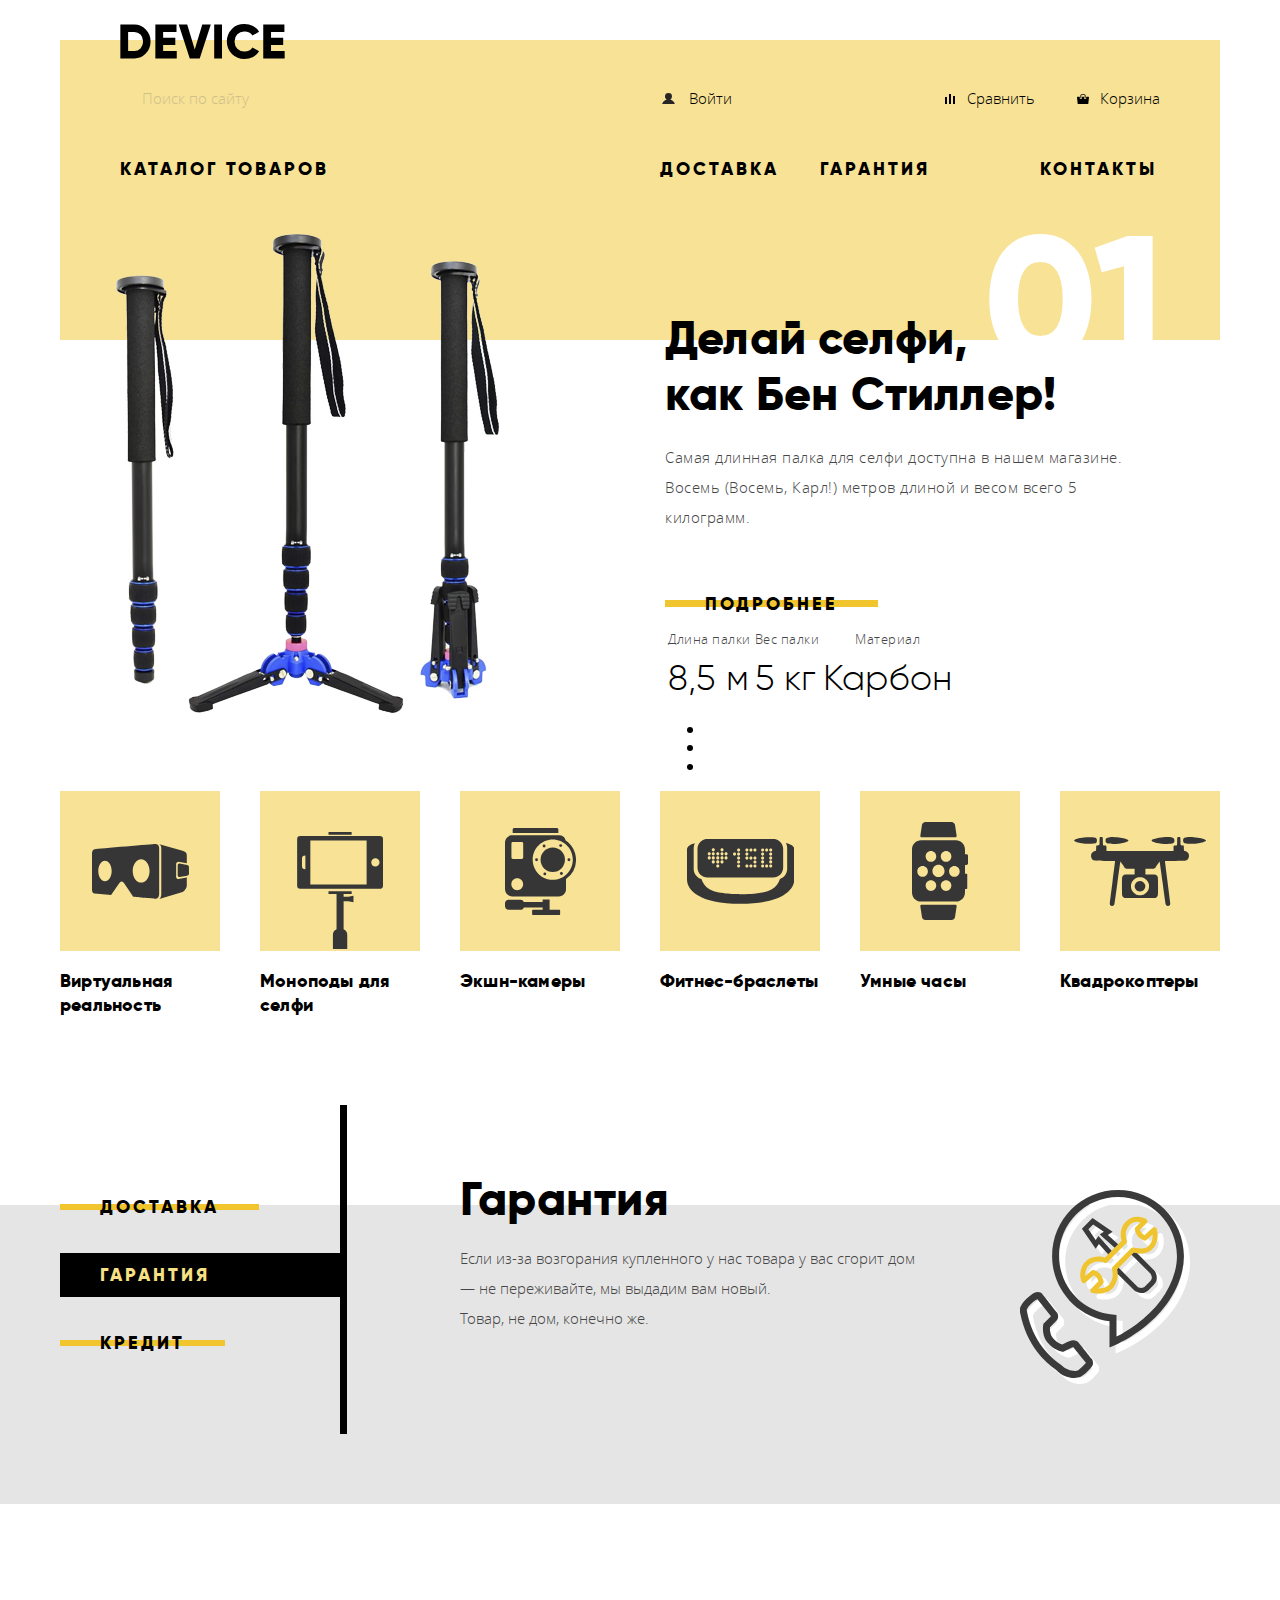
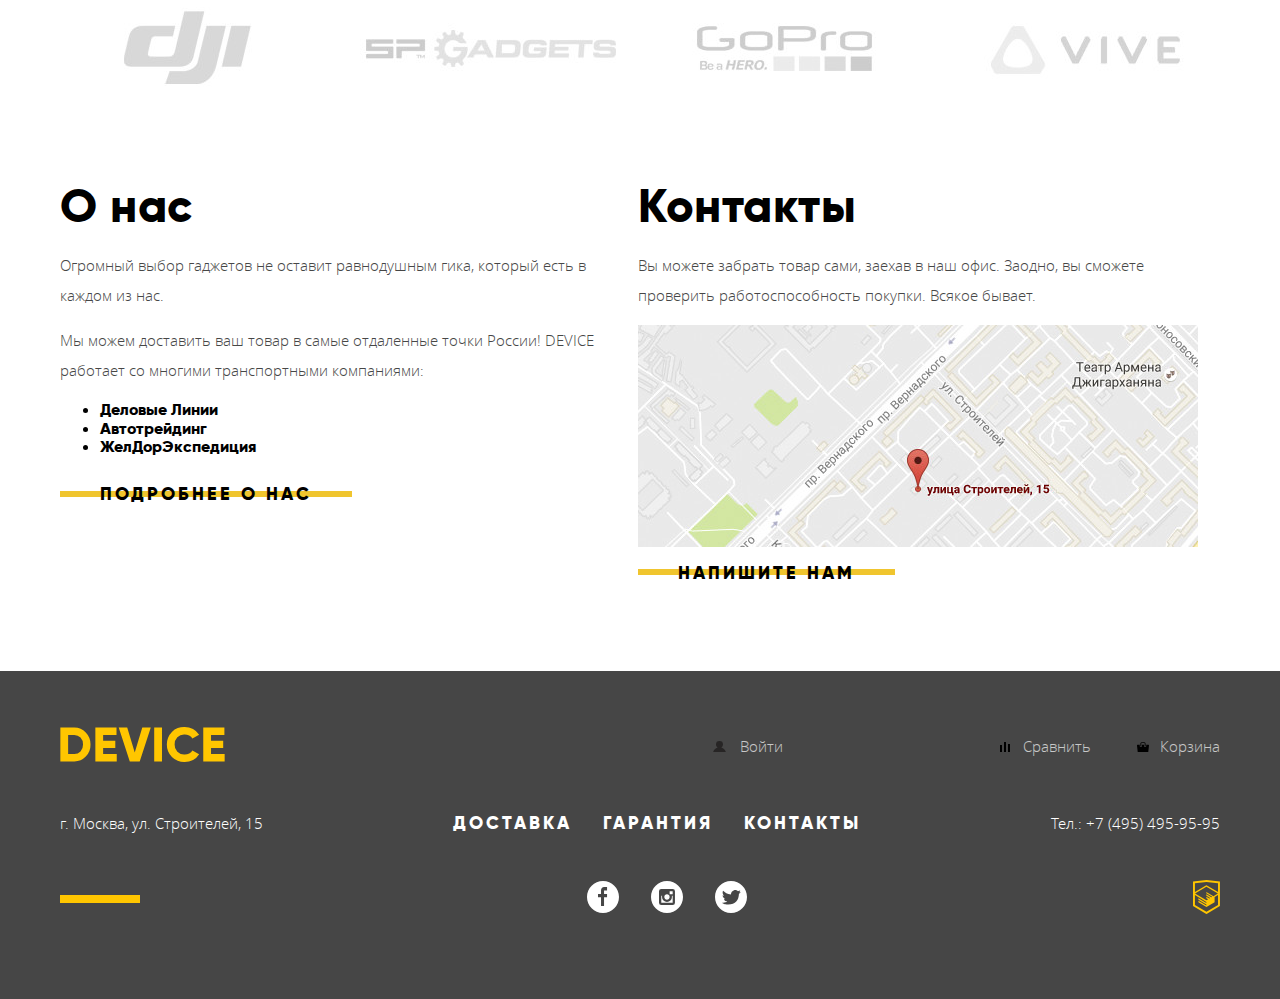
<file: index.html>
<!DOCTYPE html>
<html lang="ru">
<head>
    <meta charset="utf-8">
    <title>HTML Academy: Девайс</title>

    <!-- Styles -->
    <link rel="stylesheet" href="css/normalize.css">
    <link rel="stylesheet" href="css/main.css">

    <!-- Fonts -->
    <link rel="stylesheet" href="fonts/gilroy/stylesheet.css">
    <link rel="stylesheet" href="fonts/opensans/stylesheet.css">
</head>
<body>

<div class="container">
    <header class="main-header main-header--higher">
        <a href="index.html" class="main-header-logo"><img src="img/logo_device.svg" width="165" height="37" alt="Логотип магазина «Девайс»"></a>
        <div class="header-row">
            <div class="search-link">
                <form action="https://echo.htmlacademy.ru" method="post" class="search-link-form">
                    <label for="search-field" class="visually-hidden">Поиск</label>
                    <input type="search" id="search-field" name="search" placeholder="Поиск по сайту" class="search-field" required> 

                    <button type="submit" class="search-button">Найти</button>
                </form>
            </div>

            <div class="user-navigation">
                <div class="login-link"><a href="#">Войти</a></div>
                <div class="compare-link"><a href="#">Сравнить</a></div>
                <div class="cart-link"><a href="#">Корзина</a></div>
            </div>
        </div>
        <nav class="main-navigation">
            <ul class="site-navigation">
                <li class="catalog-link">
                    <a href="catalog.html">Каталог товаров</a>
                    <ul class="site-navigation-drop-down site-navigation-drop-down--hidden">
                        <ul class="navigation-drop-down-column">
                            <li><a href="catalog.html">Виртуальная реальность</a></li>
                            <li><a href="catalog.html">Моноподы для селфи</a></li>
                            <li><a href="catalog.html">Экшн-камеры</a></li>
                        </ul>
                        <ul class="navigation-drop-down-column">
                            <li><a href="catalog.html">Фитнеc-браслеты</a></li>
                            <li><a href="catalog.html">Умные часы</a></li>
                        </ul>
                        <ul class="navigation-drop-down-column">
                            <li><a href="catalog.html">Квадрокоптеры</a></li>
                        </ul>
                    </ul>
                </li>
                <li class="delievery-link"><a href="delivery.html">Доставка</a></li>
                <li class="guarantee-link"><a href="guarantees.html">Гарантия</a></li>
                <li class="contacts-link"><a href="contacts.html">Контакты</a></li>
            </ul>
        </nav>
    </header>
</div>

<main>
    <h1 class="visually-hidden">Интернет-магазин «Девайс»</h1>
    <!--  Slider products  -->
    <article class="slider-products">
        <div class="slider-container">
            <img src="img/slider_stick.png" alt="Селфи-палка" width="384" height="486" class="slider-img">
            
            <div class="slider-text-wrapper">
                <span class="slider-products-number">01</span>

                <b class="slider-products-lead">Делай селфи,<br> как Бен Стиллер!</b>

                <p class="slider-products-description">Самая длинная палка для селфи доступна в нашем магазине.
                Восемь (Восемь, Карл!) метров длиной и весом всего 5 килограмм.</p>

                <a href="#" class="button-basic">Подробнее</a>

                <table class="slider-products-properties">
                  <tr>
                    <th>Длина палки</th>
                    <th>Вес палки</th> 
                    <th>Материал</th>
                  </tr>
                  <tr>
                    <td>8,5 м</td>
                    <td>5 кг</td> 
                    <td>Карбон</td>
                  </tr>
                </table>

                <ul class="product-slider-pagination">
                  <li class="active"></li>
                  <li></li>
                  <li></li>
                </ul>
            </div>
        </div>
    </article>
    <!--  // Slider products  -->

    <!--  Popular products -->
    <section class="popular-products container">
        <h2 class="visually-hidden">Популярные товары</h2>
        <ul class="popular-product-list">

            <li class="product-list-item">
                <div class="product-list-item-icon product-list-item-icon-vr"></div>

                <h3 class="product-list-item-title">
                    <a href="catalog-item.html">Виртуальная реальность</a>
                </h3>
            </li>

            <li class="product-list-item">
                <div class="product-list-item-icon product-list-item-icon-monopod"></div>

                <h3 class="product-list-item-title">
                    <a href="catalog-item.html">Моноподы для селфи</a>
                </h3>
            </li>
            
            <li class="product-list-item">
                <div class="product-list-item-icon product-list-item-icon-action-cam"></div>

                <h3 class="product-list-item-title">
                    <a href="catalog-item.html">Экшн-камеры</a>
                </h3>
            </li>
            
            <li class="product-list-item">
                <div class="product-list-item-icon product-list-item-icon-fitness"></div>

                <h3 class="product-list-item-title">
                    <a href="catalog-item.html">Фитнес-браслеты</a>
                </h3>
            </li>

            <li class="product-list-item">
                <div class="product-list-item-icon product-list-item-icon-watches"></div>

                <h3 class="product-list-item-title">
                    <a href="catalog-item.html">Умные часы</a>
                </h3>
            </li>
            
            <li class="product-list-item">
                <div class="product-list-item-icon product-list-item-icon-dron"></div>

                <h3 class="product-list-item-title">
                    <a href="catalog-item.html">Квадрокоптеры</a>
                </h3>
            </li>
        </ul>
    </section>
    <!--  // Popular products -->

    <!-- Slider services -->
    <div class="bg-slider-services">
        <section class="slider-services container">
            <div class="slider-services-buttons-inner">
                <ul class="slider-services-buttons">
                    <li><button class="button-basic button-slider">Доставка</button></li>
                    <li><button class="button-basic button-slider button-slider--active">Гарантия</button></li>
                    <li><button class="button-basic button-slider">Кредит</button></li>
                </ul>
            </div>
            <div class="slider-services-cards-inner">
                <div class="service-card-inner service-slide--unactive">
                    <div class="slider-services-card slider-services-card--delievery">
                        <h2 class="title">Доставка</h2>
                        <p>Мы с удовольствием доставим ваш товар прямо к вашему подъезду совершенно бесплатно! Ведь мы неплохо заработаем, поднимая его на ваш этаж.</p>
                    </div>
                </div>
                <div class="service-card-inner ">
                    <div class="slider-services-card slider-services-card--guarantee">
                        <h2 class="title">Гарантия</h2>
                        <p>Если из-за возгорания купленного у нас товара у вас сгорит дом — не переживайте, мы выдадим вам новый.</p>
                        <p>Товар, не дом, конечно же.</p>
                    </div>
                </div>
                <div class="service-card-inner service-slide--unactive">
                    <div class="slider-services-card slider-services-card--credit">
                        <h2 class="title">Кредит</h2>
                        <p>Залезть в долговую яму стало проще! Кредитные консультанты подберут для вас наиболее выгодные условия кредита. Выгодные для нашего банка, разумеется.</p>
                    </div>
                </div>
            </div>
        </section>
    </div>
    <!-- // Slider services -->

    <!-- Companies -->
    <section class="companies container">
        <ul class="companies-list">
            <li class="companies-item companies-item--dji">
                <a href="#">
                    <span class="visually-hidden">DJI</span>
                </a>
            </li>
            <li class="companies-item companies-item--sp-gadgets">
                <a href="#">
                    <span class="visually-hidden">SP Gadgets</span>
                </a>
            </li>
            <li class="companies-item companies-item--gopro">
                <a href="#">
                    <span class="visually-hidden">Go PRO</span>
                </a>
            </li>
            <li class="companies-item companies-item--vive">
                <a href="#">
                    <span class="visually-hidden">Vive</span>
                </a>
            </li>
        </ul>
    </section>
    <!-- // Companies -->

    <div class="info-inner container">
        <!-- About us -->
        <section class="about-us">
            <h2 class="title">О нас</h2>

            <p>Огромный выбор гаджетов не оставит равнодушным гика, который есть в каждом из нас.</p>

            <p>Мы можем доставить ваш товар в самые отдаленные точки России! DEVICE работает со многими транспортными компаниями:</p>
            <ul class="transport-company-list">
                <li>Деловые Линии</li>
                <li>Автотрейдинг</li>
                <li>ЖелДорЭкспедиция</li>
            </ul>

            <a href="#" class="button-basic">Подробнее о нас</a>
        </section>

        <section class="contacts">
            <h2 class="title">Контакты</h2>
            <p>Вы можете забрать товар сами, заехав в наш офис. Заодно, вы сможете проверить работоспособность покупки. Всякое бывает.</p>
            
           	<img src="img/map.jpg" width="560" height="222" alt="Карта">

            <a href="#" class="button-basic">Напишите нам</a>
        </section>
    </div>

</main>

<footer class="main-footer">
    <div class="container">
        <div class="footer-row">
            <a class="main-footer-logo" href="index.html">
                <svg xmlns="http://www.w3.org/2000/svg" viewBox="0 0 164 35" width="165" height="37">
                    <path d="m0.35 0.7v33.6h13.532a15.723 15.723 0 0 0 11.72-4.824 16.464 16.464 0 0 0 4.712-11.976 16.465 16.465 0 0 0-4.712-11.976 15.723 15.723 0 0 0-11.72-4.824zm7.733 26.208v-18.819h5.8a8.648 8.648 0 0 1 6.5 2.568 9.412 9.412 0 0 1 2.489 6.84 9.41 9.41 0 0 1-2.489 6.84 8.646 8.646 0 0 1-6.5 2.568h-5.8zm34.8-5.952h12.082v-7.3h-12.086v-5.567h13.291v-7.389h-21.024v33.6h21.265v-7.392h-13.532v-5.952zm36.343 13.344 11.019-33.6h-8.458l-7.491 24.72-7.491-24.72h-8.457l11.019 33.6zm14.4 0h7.733v-33.6h-7.733zm38.615-1.416a15.514 15.514 0 0 0 6.041-5.688l-6.67-3.84a7.488 7.488 0 0 1-3.165 3.024 9.874 9.874 0 0 1-4.664 1.1 9.594 9.594 0 0 1-7.177-2.736 9.907 9.907 0 0 1-2.682-7.248 9.908 9.908 0 0 1 2.682-7.248 9.594 9.594 0 0 1 7.177-2.736 9.914 9.914 0 0 1 4.64 1.08 7.6 7.6 0 0 1 3.189 3.048l6.67-3.84a15.881 15.881 0 0 0-6.09-5.688 17.419 17.419 0 0 0-8.409-2.088 17.12 17.12 0 0 0-17.592 17.472 17.12 17.12 0 0 0 17.589 17.476 17.519 17.519 0 0 0 8.458-2.088zm17.881-11.928h12.082v-7.3h-12.085v-5.567h13.29v-7.389h-21.022v33.6h21.264v-7.392h-13.532v-5.952z" fill="#ffc600"/>
                </svg>
            </a>

            <div class="user-navigation user-navigation-footer">
                <div class="login-link"><a href="#">Войти</a></div>
                <div class="compare-link"><a href="#">Сравнить</a></div>
                <div class="cart-link"><a href="#">Корзина</a></div>
            </div>
        </div>

        <div class="footer-row">
            <p class="footer-address">г. Москва, ул. Строителей, 15</p>

            <ul class="site-navigation site-navigation-footer">
                <li><a href="delivery.html">Доставка</a></li>
                <li><a href="guarantees.html">Гарантия</a></li>
                <li><a href="contacts.html">Контакты</a></li>
            </ul>

            <p class="footer-phone">Тел.: +7 (495) 495-95-95</p>
        </div>

        <div class="footer-row">
            <div class="decoration-line"></div>
            <ul class="social-icons">
                <li>
                    <a class="social-button" href="#"><span class="visually-hidden">Фейсбук</span></a>
                    <svg xmlns="http://www.w3.org/2000/svg" width="32" height="32" viewBox="0 0 32 32"><path fill="#FFF" d="M16 0C7.164 0 0 7.163 0 16s7.164 16 16 16c8.837 0 16-7.164 16-16S24.837 0 16 0zm4.062 9.455h-3.021v3.444h3.021v3.445h-3.021v8.61H14.02v-8.61H11v-3.445h3.021V9.455c0-1.902 1.353-3.445 3.021-3.445h3.021v3.445z"/></svg>
                </li>
                <li>
                    <a class="social-button" href="#"><span class="visually-hidden">Инстаграм</span></a>
                    <svg xmlns="http://www.w3.org/2000/svg" width="32" height="32" viewBox="0 0 32 32"><g fill="#FFF"><path d="M20.916 16a4.938 4.938 0 1 1-9.877 0c0-.394.051-.773.138-1.14h-.897v6.838h11.396V14.86h-.897c.086.367.137.746.137 1.14z"/><path d="M15.978 18.659c1.466 0 2.659-1.193 2.659-2.659s-1.193-2.659-2.659-2.659c-1.466 0-2.659 1.193-2.659 2.659s1.192 2.659 2.659 2.659zM18.637 10.302h3.039v3.039h-3.039z"/><path d="M16 0C7.164 0 0 7.164 0 16c0 8.837 7.164 16 16 16 8.837 0 16-7.163 16-16 0-8.836-7.163-16-16-16zm7.955 21.698a2.285 2.285 0 0 1-2.279 2.279H10.279A2.285 2.285 0 0 1 8 21.698V10.302a2.286 2.286 0 0 1 2.279-2.279h11.396a2.286 2.286 0 0 1 2.279 2.279v11.396z"/></g></svg>
                </li>
                <li>
                    <a class="social-button" href="#"><span class="visually-hidden">Твиттер</span></a>
                    <svg xmlns="http://www.w3.org/2000/svg" width="32" height="32" viewBox="0 0 32 32"><path fill="#FFF" d="M16 0C7.164 0 0 7.164 0 16c0 8.837 7.164 16 16 16 8.837 0 16-7.163 16-16 0-8.836-7.163-16-16-16zm7.944 12.809c-.251 6.516-3.463 10.832-10.992 10.702h-.486c-.447 0-4.543-.443-5.344-1.823 2.479.19 4.247-.406 5.12-1.136-1.048-.289-2.923-.461-3.251-2.848.384.104.618.221 1.299.113-1.307-.824-2.758-1.519-2.679-3.643.311.317 1.164.518 1.46.457-.768-.233-2.149-3.244-.974-4.781 1.984 1.79 4.075 3.482 7.804 3.643.227-2.214 1.24-3.699 3.168-4.325 1.84-.479 3.255.26 3.901 1.138.737-.224 1.453-.466 2.193-.685-.004.833-.569 1.463-.935 1.709.747.165 1.423-.475 1.423-.475-.184.963-1.094 1.725-1.707 1.954z"/></svg>
                </li>
            </ul>

            <a href="https://htmlacademy.ru">
                <span class="visually-hidden">HTML Academy</span>
                <svg xmlns="http://www.w3.org/2000/svg" width="26.943" height="34.09" viewBox="0 0 26.943 34.09"><path fill="#FFC600" d="M13.62.017L13.472 0 0 1.412v24.661l13.473 8.017 13.43-7.99.042-.025V1.412L13.62.017zm11.399 12.11L13.495 5.334l-.001-.104-.087.05-.088-.056v.109L1.925 12.118V3.147l11.548-1.212L25.02 3.147v8.98zm-11.614-5.34L24.923 13.5l-4.479 2.64-7.093-4.221-.014 1.415 5.904 3.513-.86.507-5.03-2.992-.014 1.415 3.827 2.275-.782.523-3.031-1.787-.014 1.413 1.853 1.091-1.8 1.081-11.356-6.751 11.371-6.835zm-11.48 8.34l11.411 6.791.016 1.044-7.942-4.728-.015 1.416 7.979 4.795.018 1.076-7.973-4.74-.013 1.414 8.021 4.822.046.025 8.143-4.872-.011-5.177 3.415-2.036v10.021L13.472 31.85 1.925 24.979v-9.852z"/></svg>
            </a>
        </div>
    </div>
</footer>


<!--  Pop-up Contact us -->
<section class="contact-us">
    <form action="https://echo.htmlacademy.ru" method="post">

        <div class="user-field">
            <label for="user-field">Ваше имя:</label>
            <input id="user-field" type="text" name="user_name" placeholder="Имя Фамилия" required>
        </div>

        <div class="email-field">
            <label for="email-field">Ваш e-mail:</label>
            <input id="email-field" type="email" name="user_email" placeholder="email@example.com" required>
        </div>

        <div class="text-field">
            <label for="text-field">Текст письма:</label>
            <textarea id="text-field" name="text-field" cols="30" rows="5" required>В свободной форме</textarea>
        </div>

        <button type="submit" class="button-basic">Отправить</button>
    </form>
    <button type="button" class="button-close">
        <span class="visually-hidden">Закрыть окно</span>
    </button>
</section>
<!--  // Pop-up Contact us -->

<!-- Pop-up map -->
<div class="pop-up-map">
    <img src="img/map_big.jpg" alt="Карта">
    <button type="button" class="button-close">
        <span class="visually-hidden">Закрыть окно</span>
    </button>
</div>
<!-- // Pop-up map -->

</body>
</html>
</file>
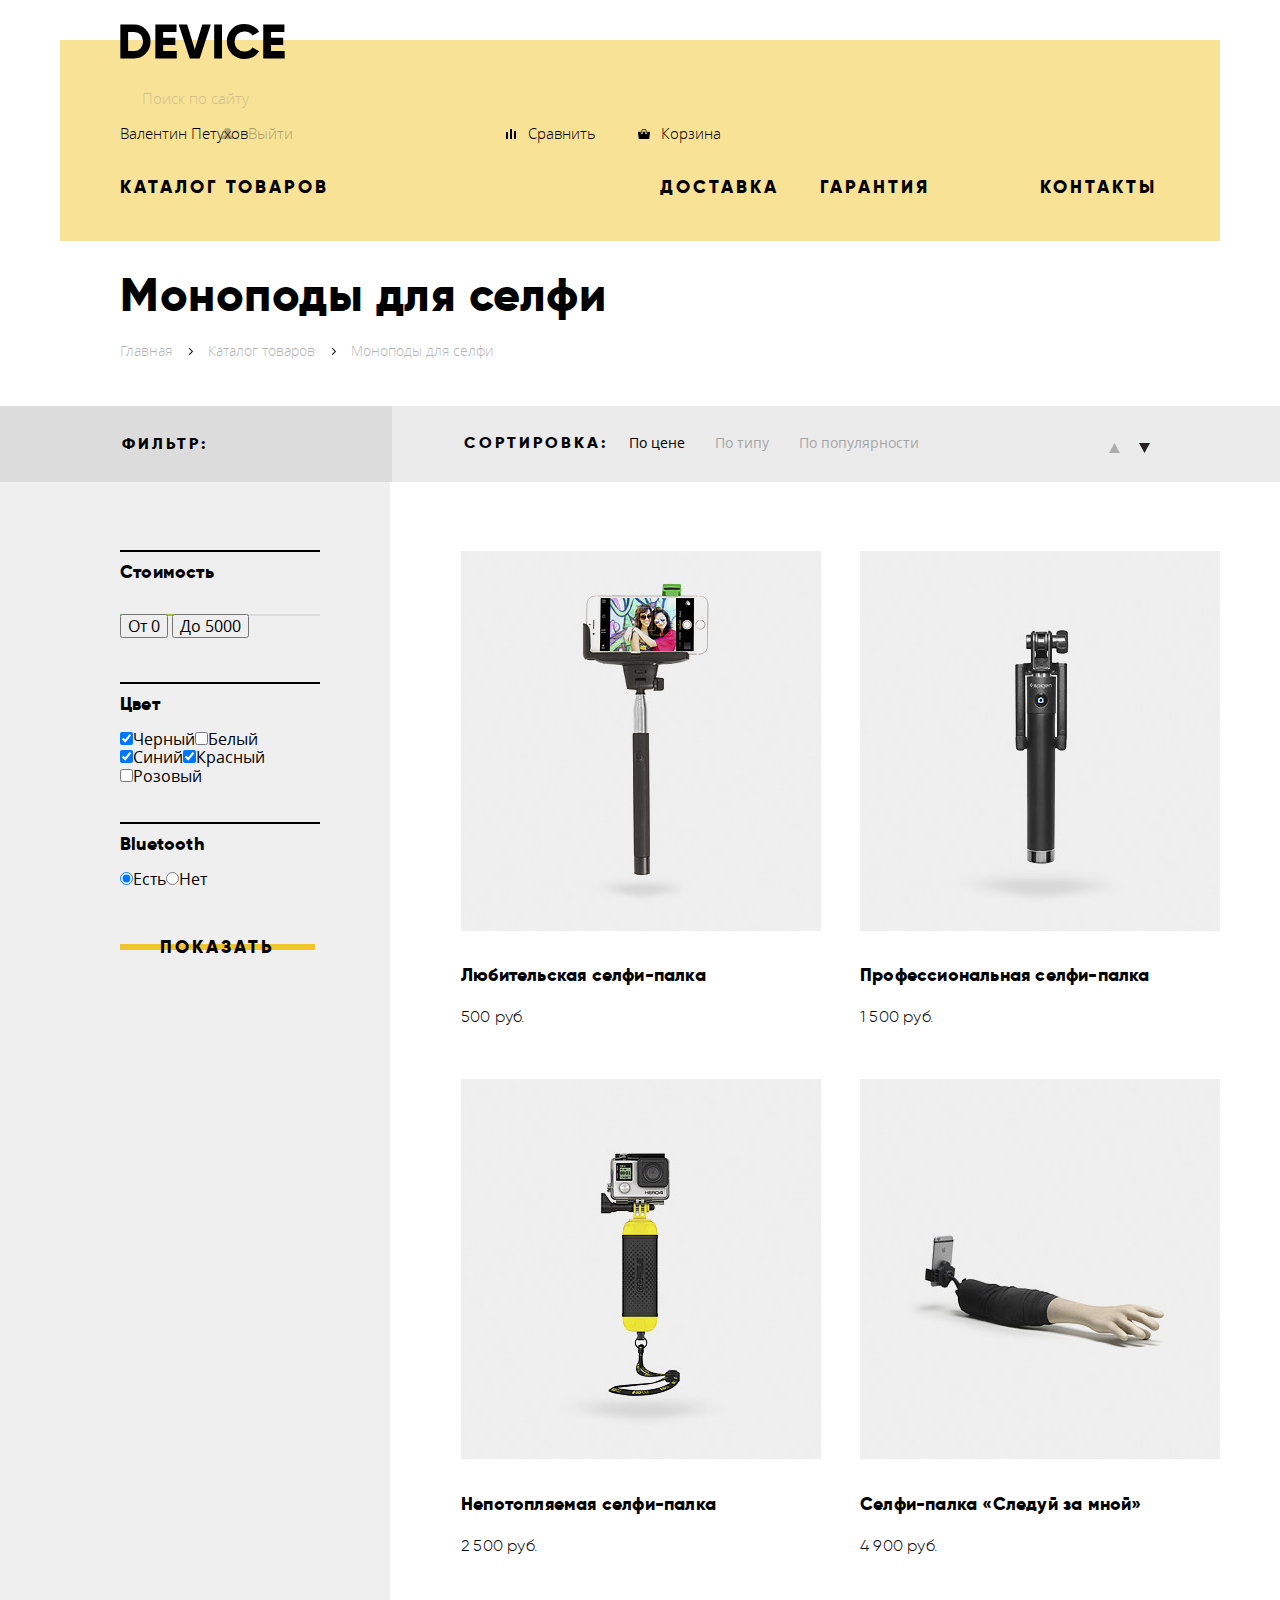
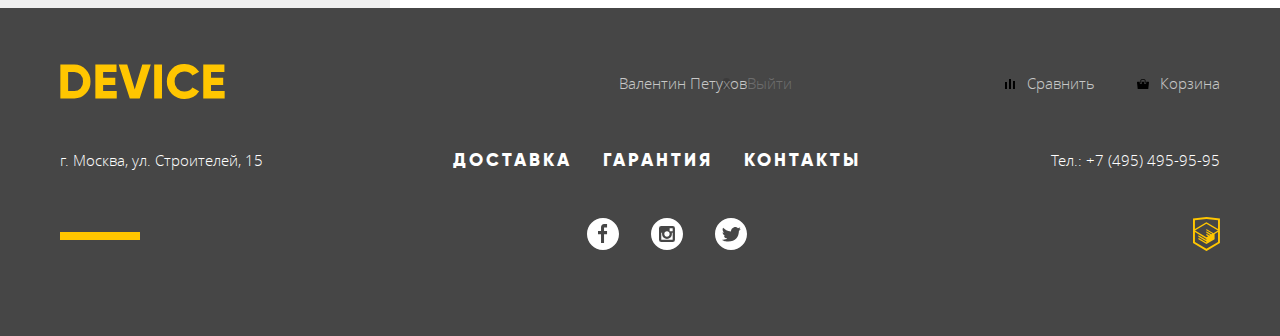
<file: catalog.html>
<!DOCTYPE html>
<html lang="ru">
<head>
    <meta charset="utf-8">
    <title>HTML Academy: Девайс</title>

    <!-- Styles -->
    <link rel="stylesheet" href="css/normalize.css">
    <link rel="stylesheet" href="css/main.css">

    <!-- Fonts -->
    <link rel="stylesheet" href="fonts/gilroy/stylesheet.css">
    <link rel="stylesheet" href="fonts/opensans/stylesheet.css">
</head>
<body>

<div class="container">
    <header class="main-header main-header--bottom-margin">
        <a href="index.html" class="main-header-logo"><img src="img/logo_device.svg" width="165" height="37" alt="Логотип магазина «Девайс»"></a>
        <div class="header-row">
            <div class="search-link">
                <form action="https://echo.htmlacademy.ru" method="post">
                    <label for="search-field" class="visually-hidden">Поиск</label>
                    <input type="search" id="search-field" name="search" placeholder="Поиск по сайту" class="search-field" required> 

                    <button type="submit" class="search-button">Найти</button>
                </form>
            </div>
        </div>

        <div class="user-navigation">
            <div class="user-link"><a href="">Валентин Петухов</a></div>
            <div class="login-link login-link-unactive"><a href="#">Выйти</a></div>
            <div class="compare-link"><a href="#">Сравнить</a></div>
            <div class="cart-link"><a href="#">Корзина</a></div>
        </div>

        <nav class="main-navigation">
            <ul class="site-navigation">
                <li class="catalog-link">
                    <a href="catalog.html">Каталог товаров</a>
                    <ul class="site-navigation-drop-down site-navigation-drop-down--hidden">
                        <ul class="navigation-drop-down-column">
                            <li><a href="catalog.html">Виртуальная реальность</a></li>
                            <li><a href="catalog.html">Моноподы для селфи</a></li>
                            <li><a href="catalog.html">Экшн-камеры</a></li>
                        </ul>
                        <ul class="navigation-drop-down-column">
                            <li><a href="catalog.html">Фитнеc-браслеты</a></li>
                            <li><a href="catalog.html">Умные часы</a></li>
                        </ul>
                        <ul class="navigation-drop-down-column">
                            <li><a href="catalog.html">Квадрокоптеры</a></li>
                        </ul>
                    </ul>
                </li>
                <li class="delievery-link"><a href="delivery.html">Доставка</a></li>
                <li class="guarantee-link"><a href="guarantees.html">Гарантия</a></li>
                <li class="contacts-link"><a href="contacts.html">Контакты</a></li>
            </ul>
        </nav>
    </header>
</div>

<main>
    <div class="container">
        <h1 class="title title-breadcrums">Моноподы для селфи</h1>
        <section class="breadcrumbs">
            <ul class="breadcrumbs-list">
                <li class="breadcrumbs-list-item"><a href="index.html">Главная</a></li>
                <li class="breadcrumbs-list-item"><a href="catalog.html">Каталог товаров</a></li>
                <li class="breadcrumbs-list-item"><a>Моноподы для селфи</a></li>
            </ul>
        </section>
    </div>

    <div class="top-catalog-line">
        <div class="container">
            <div class="top-catalog-line-inner">
                <b class="filter-heading filter-heading-visual">Фильтр:</b>
                <!-- Sorting -->
                <section class="sorting">
                    <h2 class="sorting-heading">Сортировка:</h2>

                    <ul class="sorting-list">
                        <li class="sorting-list-item sorting-list-item-active">
                            <a href="#">По цене</a>
                        </li>

                        <li class="sorting-list-item">
                            <a href="#">По типу</a>
                        </li>

                        <li class="sorting-list-item">
                            <a href="#">По популярности</a>
                        </li>
                    </ul>

                    <ul class="sorting-arrows-list">
                      <li class="sorting-arrow sorting-arrow-up sorting-list-item">
                        <a href="#">
                          <span class="visually-hidden">По возрастанию</span>
                        </a>
                      </li>

                      <li class="sorting-arrow
                      sorting-arrow-down sorting-list-item sorting-list-item-active">
                        <a href="#">
                          <span class="visually-hidden">По убыванию</span>
                        </a>
                      </li>
                    </ul>
                </section>
                <!-- // Sorting -->
            </div>
        </div>
    </div>
    
    <div class="bg-gradient">
        <div class="container flex-row">
            <section>
                <h2 class="visually-hidden">Фильтр:</h2>
                <form action="https://echo.htmlacademy.ru" method="post" class="filters">
                    <!-- Ползунок -->
                    <fieldset class="filter-fieldset">
                      <legend class="filter-title">Стоимость</legend>
                      <div class="filter-price">
                        <button class="filter-round-button filter-round-button--from">
                          <span>От 0</span>
                        </button>
                        <button class="filter-round-button filter-round-button--to" type="button">
                          <span>До 5000</span>
                        </button>
                      </div>
                    </fieldset>
                    <!-- // Ползунок -->
                    <fieldset class="filter-fieldset">
                        <legend class="filter-title">Цвет</legend>
                        <label>
                            <input type="checkbox" name="color" value="black" checked>Черный
                        </label>

                        <label>
                            <input type="checkbox" name="color" value="white">Белый
                        </label>

                        <label>
                            <input type="checkbox" name="color" value="blue" checked>Синий
                        </label>

                        <label>
                            <input type="checkbox" name="color" value="red" checked>Красный
                        </label>

                        <label>
                            <input type="checkbox" name="color" value="pink">Розовый
                        </label> 
                    </fieldset>

                    <fieldset class="filter-fieldset">
                    <legend class="filter-title">Bluetooth</legend>
                        <label>
                            <input type="radio" name="bluetooth" value="yes" checked>Есть
                        </label>

                        <label>
                            <input type="radio" name="bluetooth" value="no">Нет
                        </label>
                    </fieldset>

                    <button type="submit" class="button-basic">Показать</button>
                </form>
             </section>
         
    <!-- // Filters -->

    <!-- Catalog -->
    <div class="goods">
    <section class="catalog">
        <h2 class="visually-hidden">Каталог товаров</h2>
            <!-- Catalog item card -->
            <article class="catalog-item">

                <div class="catalog-item-image">
                    <img src="img/catalog_item_1.jpg" width="360" height="380" alt="Любительская селфи-палка">
                    <div class="catalog-item-add-links">
                        <a href="#" class=" catalog-item-link catalog-item-cart-link button-basic">В корзину</a>
                        <a href="#" class="catalog-item-link catalog-item-compare-link">Добавить к сравнению</a>
                    </div>
                </div>

                <h3 class="catalog-item-title"><a href="catalog-item.html">Любительская селфи-палка</a></h3>

                <b class="catalog-item-price">500 руб.</b>
            </article>
            <!-- // Catalog item card -->

            <!-- Catalog item card -->
            <article class="catalog-item">

                <div class="catalog-item-image">
                    <img src="img/catalog_item_2.jpg" width="360" height="380" alt="Профессиональная селфи-палка">
                </div>

                <h3 class="catalog-item-title"><a href="catalog-item.html">Профессиональная селфи-палка</a></h3>

                <b class="catalog-item-price">1 500 руб.</b>
            </article>
            <!-- // Catalog item card -->

            <!-- Catalog item card -->
            <article class="catalog-item">

                <div class="catalog-item-image">
                    <img src="img/catalog_item_3.jpg" width="360" height="380" alt="Непотопляемая селфи-палка">
                </div>
                
                <h3 class="catalog-item-title"><a href="catalog-item.html">Непотопляемая селфи-палка</a></h3>

                <b class="catalog-item-price">2 500 руб.</b>
            </article>
            <!-- // Catalog item card -->

            <!-- Catalog item card -->
            <article class="catalog-item">

                <div class="catalog-item-image">
                    <img src="img/catalog_item_4.jpg" width="360" height="380" alt="Селфи-палка «Следуй за мной»">
                </div>

                <h3 class="catalog-item-title"><a href="catalog-item.html">Селфи-палка «Следуй за мной»</a></h3>

                <b class="catalog-item-price">4 900 руб.</b>
            </article>
            <!-- // Catalog item card -->
    </section>
    </div>
    
    </div>
    </div>
    <!-- // Catalog -->
</main>

<footer class="main-footer">
    <div class="container">
        <div class="footer-row">
            <a class="main-footer-logo" href="index.html">
                <svg xmlns="http://www.w3.org/2000/svg" viewBox="0 0 164 35" width="165" height="37">
                    <path d="m0.35 0.7v33.6h13.532a15.723 15.723 0 0 0 11.72-4.824 16.464 16.464 0 0 0 4.712-11.976 16.465 16.465 0 0 0-4.712-11.976 15.723 15.723 0 0 0-11.72-4.824zm7.733 26.208v-18.819h5.8a8.648 8.648 0 0 1 6.5 2.568 9.412 9.412 0 0 1 2.489 6.84 9.41 9.41 0 0 1-2.489 6.84 8.646 8.646 0 0 1-6.5 2.568h-5.8zm34.8-5.952h12.082v-7.3h-12.086v-5.567h13.291v-7.389h-21.024v33.6h21.265v-7.392h-13.532v-5.952zm36.343 13.344 11.019-33.6h-8.458l-7.491 24.72-7.491-24.72h-8.457l11.019 33.6zm14.4 0h7.733v-33.6h-7.733zm38.615-1.416a15.514 15.514 0 0 0 6.041-5.688l-6.67-3.84a7.488 7.488 0 0 1-3.165 3.024 9.874 9.874 0 0 1-4.664 1.1 9.594 9.594 0 0 1-7.177-2.736 9.907 9.907 0 0 1-2.682-7.248 9.908 9.908 0 0 1 2.682-7.248 9.594 9.594 0 0 1 7.177-2.736 9.914 9.914 0 0 1 4.64 1.08 7.6 7.6 0 0 1 3.189 3.048l6.67-3.84a15.881 15.881 0 0 0-6.09-5.688 17.419 17.419 0 0 0-8.409-2.088 17.12 17.12 0 0 0-17.592 17.472 17.12 17.12 0 0 0 17.589 17.476 17.519 17.519 0 0 0 8.458-2.088zm17.881-11.928h12.082v-7.3h-12.085v-5.567h13.29v-7.389h-21.022v33.6h21.264v-7.392h-13.532v-5.952z" fill="#ffc600"/>
                </svg>
            </a>
            <div class="user-navigation user-navigation-footer">
                <div class="user-link"><a href="">Валентин Петухов</a></div>
                <div class="login-link login-link-unactive"><a href="#">Выйти</a></div>
                <div class="compare-link"><a href="#">Сравнить</a></div>
                <div class="cart-link"><a href="#">Корзина</a></div>
            </div>
        </div>

        <div class="footer-row">
            <p class="footer-address">г. Москва, ул. Строителей, 15</p>

            <ul class="site-navigation site-navigation-footer">
                <li><a href="delivery.html">Доставка</a></li>
                <li><a href="guarantees.html">Гарантия</a></li>
                <li><a href="contacts.html">Контакты</a></li>
            </ul>

            <p class="footer-phone">Тел.: +7 (495) 495-95-95</p>
        </div>

        <div class="footer-row">
            <div class="decoration-line"></div>
            <ul class="social-icons">
                <li>
                    <a class="social-button" href="#"><span class="visually-hidden">Фейсбук</span></a>
                    <svg xmlns="http://www.w3.org/2000/svg" width="32" height="32" viewBox="0 0 32 32"><path fill="#FFF" d="M16 0C7.164 0 0 7.163 0 16s7.164 16 16 16c8.837 0 16-7.164 16-16S24.837 0 16 0zm4.062 9.455h-3.021v3.444h3.021v3.445h-3.021v8.61H14.02v-8.61H11v-3.445h3.021V9.455c0-1.902 1.353-3.445 3.021-3.445h3.021v3.445z"/></svg>
                </li>
                <li>
                    <a class="social-button" href="#"><span class="visually-hidden">Инстаграм</span></a>
                    <svg xmlns="http://www.w3.org/2000/svg" width="32" height="32" viewBox="0 0 32 32"><g fill="#FFF"><path d="M20.916 16a4.938 4.938 0 1 1-9.877 0c0-.394.051-.773.138-1.14h-.897v6.838h11.396V14.86h-.897c.086.367.137.746.137 1.14z"/><path d="M15.978 18.659c1.466 0 2.659-1.193 2.659-2.659s-1.193-2.659-2.659-2.659c-1.466 0-2.659 1.193-2.659 2.659s1.192 2.659 2.659 2.659zM18.637 10.302h3.039v3.039h-3.039z"/><path d="M16 0C7.164 0 0 7.164 0 16c0 8.837 7.164 16 16 16 8.837 0 16-7.163 16-16 0-8.836-7.163-16-16-16zm7.955 21.698a2.285 2.285 0 0 1-2.279 2.279H10.279A2.285 2.285 0 0 1 8 21.698V10.302a2.286 2.286 0 0 1 2.279-2.279h11.396a2.286 2.286 0 0 1 2.279 2.279v11.396z"/></g></svg>
                </li>
                <li>
                    <a class="social-button" href="#"><span class="visually-hidden">Твиттер</span></a>
                    <svg xmlns="http://www.w3.org/2000/svg" width="32" height="32" viewBox="0 0 32 32"><path fill="#FFF" d="M16 0C7.164 0 0 7.164 0 16c0 8.837 7.164 16 16 16 8.837 0 16-7.163 16-16 0-8.836-7.163-16-16-16zm7.944 12.809c-.251 6.516-3.463 10.832-10.992 10.702h-.486c-.447 0-4.543-.443-5.344-1.823 2.479.19 4.247-.406 5.12-1.136-1.048-.289-2.923-.461-3.251-2.848.384.104.618.221 1.299.113-1.307-.824-2.758-1.519-2.679-3.643.311.317 1.164.518 1.46.457-.768-.233-2.149-3.244-.974-4.781 1.984 1.79 4.075 3.482 7.804 3.643.227-2.214 1.24-3.699 3.168-4.325 1.84-.479 3.255.26 3.901 1.138.737-.224 1.453-.466 2.193-.685-.004.833-.569 1.463-.935 1.709.747.165 1.423-.475 1.423-.475-.184.963-1.094 1.725-1.707 1.954z"/></svg>
                </li>
            </ul>

            <a href="https://htmlacademy.ru">
                <span class="visually-hidden">HTML Academy</span>
                <svg xmlns="http://www.w3.org/2000/svg" width="26.943" height="34.09" viewBox="0 0 26.943 34.09"><path fill="#FFC600" d="M13.62.017L13.472 0 0 1.412v24.661l13.473 8.017 13.43-7.99.042-.025V1.412L13.62.017zm11.399 12.11L13.495 5.334l-.001-.104-.087.05-.088-.056v.109L1.925 12.118V3.147l11.548-1.212L25.02 3.147v8.98zm-11.614-5.34L24.923 13.5l-4.479 2.64-7.093-4.221-.014 1.415 5.904 3.513-.86.507-5.03-2.992-.014 1.415 3.827 2.275-.782.523-3.031-1.787-.014 1.413 1.853 1.091-1.8 1.081-11.356-6.751 11.371-6.835zm-11.48 8.34l11.411 6.791.016 1.044-7.942-4.728-.015 1.416 7.979 4.795.018 1.076-7.973-4.74-.013 1.414 8.021 4.822.046.025 8.143-4.872-.011-5.177 3.415-2.036v10.021L13.472 31.85 1.925 24.979v-9.852z"/></svg>
            </a>
        </div>
    </div>
</footer>

</body>
</html>
</file>
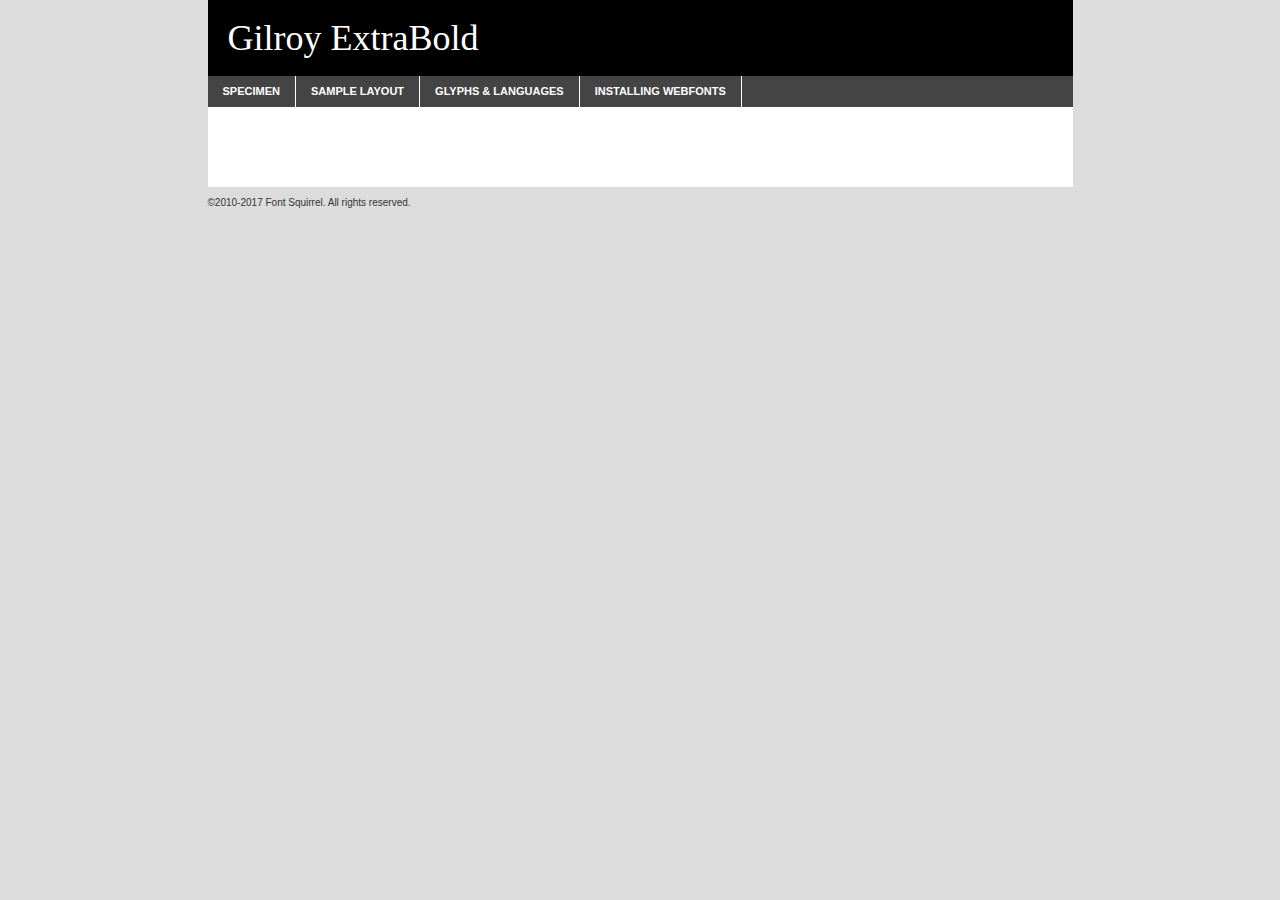
<file: fonts/gilroy/radomir_tinkov_-_gilroy-extrabold-demo.html>
<!DOCTYPE html PUBLIC "-//W3C//DTD XHTML 1.0 Transitional//EN"
	"http://www.w3.org/TR/xhtml1/DTD/xhtml1-transitional.dtd">

<html xmlns="http://www.w3.org/1999/xhtml" xml:lang="en" lang="en">
<head>
	<meta http-equiv="Content-Type" content="text/html; charset=utf-8" />
	<script src="http://ajax.googleapis.com/ajax/libs/jquery/1.7.2/jquery.min.js" type="text/javascript" charset="utf-8"></script>
	<script type="text/javascript">
	(function($){$.fn.easyTabs=function(option){var param=jQuery.extend({fadeSpeed:"fast",defaultContent:1,activeClass:'active'},option);$(this).each(function(){var thisId="#"+this.id;if(param.defaultContent==''){param.defaultContent=1;}
	if(typeof param.defaultContent=="number")
	{var defaultTab=$(thisId+" .tabs li:eq("+(param.defaultContent-1)+") a").attr('href').substr(1);}else{var defaultTab=param.defaultContent;}
	$(thisId+" .tabs li a").each(function(){var tabToHide=$(this).attr('href').substr(1);$("#"+tabToHide).addClass('easytabs-tab-content');});hideAll();changeContent(defaultTab);function hideAll(){$(thisId+" .easytabs-tab-content").hide();}
	function changeContent(tabId){hideAll();$(thisId+" .tabs li").removeClass(param.activeClass);$(thisId+" .tabs li a[href=#"+tabId+"]").closest('li').addClass(param.activeClass);if(param.fadeSpeed!="none")
	{$(thisId+" #"+tabId).fadeIn(param.fadeSpeed);}else{$(thisId+" #"+tabId).show();}}
	$(thisId+" .tabs li").click(function(){var tabId=$(this).find('a').attr('href').substr(1);changeContent(tabId);return false;});});}})(jQuery);
	</script>
	<link rel="stylesheet" href="specimen_files/specimen_stylesheet.css" type="text/css" charset="utf-8" />
	<link rel="stylesheet" href="stylesheet.css" type="text/css" charset="utf-8" />

	<style type="text/css">
					body{
				font-family: 'gilroyextrabold';
							}
		</style>

	<title>Gilroy ExtraBold Specimen</title>
	
	
	<script type="text/javascript" charset="utf-8">
		$(document).ready(function() {
			$('#container').easyTabs({defaultContent:1});
		});
	</script>
</head>

<body>
<div id="container">
	<div id="header">
		Gilroy ExtraBold	</div>
	<ul class="tabs">
		<li><a href="#specimen">Specimen</a></li>
		<li><a href="#layout">Sample Layout</a></li>
				<li><a href="#glyphs">Glyphs &amp; Languages</a></li>
		<li><a href="#installing">Installing Webfonts</a></li>
		
	</ul>
	
	<div id="main_content">

		
			<div id="specimen">
		
				<div class="section">
					<div class="grid12 firstcol">
						<div class="huge">AaBb</div>
					</div>
				</div>
		
				<div class="section">
					<div class="glyph_range">A&#x200B;B&#x200b;C&#x200b;D&#x200b;E&#x200b;F&#x200b;G&#x200b;H&#x200b;I&#x200b;J&#x200b;K&#x200b;L&#x200b;M&#x200b;N&#x200b;O&#x200b;P&#x200b;Q&#x200b;R&#x200b;S&#x200b;T&#x200b;U&#x200b;V&#x200b;W&#x200b;X&#x200b;Y&#x200b;Z&#x200b;a&#x200b;b&#x200b;c&#x200b;d&#x200b;e&#x200b;f&#x200b;g&#x200b;h&#x200b;i&#x200b;j&#x200b;k&#x200b;l&#x200b;m&#x200b;n&#x200b;o&#x200b;p&#x200b;q&#x200b;r&#x200b;s&#x200b;t&#x200b;u&#x200b;v&#x200b;w&#x200b;x&#x200b;y&#x200b;z&#x200b;1&#x200b;2&#x200b;3&#x200b;4&#x200b;5&#x200b;6&#x200b;7&#x200b;8&#x200b;9&#x200b;0&#x200b;&amp;&#x200b;.&#x200b;,&#x200b;?&#x200b;!&#x200b;&#64;&#x200b;(&#x200b;)&#x200b;#&#x200b;$&#x200b;%&#x200b;*&#x200b;+&#x200b;-&#x200b;=&#x200b;:&#x200b;;</div>
				</div>
				<div class="section">
					<div class="grid12 firstcol">
						<table class="sample_table">
							<tr><td>10</td><td class="size10">abcdefghijklmnopqrstuvwxyzABCDEFGHIJKLMNOPQRSTUVWXYZ0123456789abcdefghijklmnopqrstuvwxyzABCDEFGHIJKLMNOPQRSTUVWXYZ0123456789abcdefghijklmnopqrstuvwxyzABCDEFGHIJKLMNOPQRSTUVWXYZ</td></tr>
							<tr><td>11</td><td class="size11">abcdefghijklmnopqrstuvwxyzABCDEFGHIJKLMNOPQRSTUVWXYZ0123456789abcdefghijklmnopqrstuvwxyzABCDEFGHIJKLMNOPQRSTUVWXYZ0123456789abcdefghijklmnopqrstuvwxyzABCDEFGHIJKLMNOPQRSTUVWXYZ</td></tr>
							<tr><td>12</td><td class="size12">abcdefghijklmnopqrstuvwxyzABCDEFGHIJKLMNOPQRSTUVWXYZ0123456789abcdefghijklmnopqrstuvwxyzABCDEFGHIJKLMNOPQRSTUVWXYZ0123456789abcdefghijklmnopqrstuvwxyzABCDEFGHIJKLMNOPQRSTUVWXYZ</td></tr>
							<tr><td>13</td><td class="size13">abcdefghijklmnopqrstuvwxyzABCDEFGHIJKLMNOPQRSTUVWXYZ0123456789abcdefghijklmnopqrstuvwxyzABCDEFGHIJKLMNOPQRSTUVWXYZ0123456789abcdefghijklmnopqrstuvwxyzABCDEFGHIJKLMNOPQRSTUVWXYZ</td></tr>
							<tr><td>14</td><td class="size14">abcdefghijklmnopqrstuvwxyzABCDEFGHIJKLMNOPQRSTUVWXYZ0123456789abcdefghijklmnopqrstuvwxyzABCDEFGHIJKLMNOPQRSTUVWXYZ0123456789abcdefghijklmnopqrstuvwxyzABCDEFGHIJKLMNOPQRSTUVWXYZ</td></tr>
							<tr><td>16</td><td class="size16">abcdefghijklmnopqrstuvwxyzABCDEFGHIJKLMNOPQRSTUVWXYZ0123456789abcdefghijklmnopqrstuvwxyzABCDEFGHIJKLMNOPQRSTUVWXYZ</td></tr>
							<tr><td>18</td><td class="size18">abcdefghijklmnopqrstuvwxyzABCDEFGHIJKLMNOPQRSTUVWXYZ0123456789abcdefghijklmnopqrstuvwxyzABCDEFGHIJKLMNOPQRSTUVWXYZ</td></tr>
							<tr><td>20</td><td class="size20">abcdefghijklmnopqrstuvwxyzABCDEFGHIJKLMNOPQRSTUVWXYZ0123456789abcdefghijklmnopqrstuvwxyzABCDEFGHIJKLMNOPQRSTUVWXYZ</td></tr>
							<tr><td>24</td><td class="size24">abcdefghijklmnopqrstuvwxyzABCDEFGHIJKLMNOPQRSTUVWXYZ0123456789abcdefghijklmnopqrstuvwxyzABCDEFGHIJKLMNOPQRSTUVWXYZ</td></tr>
							<tr><td>30</td><td class="size30">abcdefghijklmnopqrstuvwxyzABCDEFGHIJKLMNOPQRSTUVWXYZ0123456789abcdefghijklmnopqrstuvwxyzABCDEFGHIJKLMNOPQRSTUVWXYZ</td></tr>
							<tr><td>36</td><td class="size36">abcdefghijklmnopqrstuvwxyzABCDEFGHIJKLMNOPQRSTUVWXYZ0123456789abcdefghijklmnopqrstuvwxyzABCDEFGHIJKLMNOPQRSTUVWXYZ</td></tr>
							<tr><td>48</td><td class="size48">abcdefghijklmnopqrstuvwxyzABCDEFGHIJKLMNOPQRSTUVWXYZ0123456789abcdefghijklmnopqrstuvwxyzABCDEFGHIJKLMNOPQRSTUVWXYZ</td></tr>
							<tr><td>60</td><td class="size60">abcdefghijklmnopqrstuvwxyzABCDEFGHIJKLMNOPQRSTUVWXYZ0123456789abcdefghijklmnopqrstuvwxyzABCDEFGHIJKLMNOPQRSTUVWXYZ</td></tr>
							<tr><td>72</td><td class="size72">abcdefghijklmnopqrstuvwxyzABCDEFGHIJKLMNOPQRSTUVWXYZ0123456789abcdefghijklmnopqrstuvwxyzABCDEFGHIJKLMNOPQRSTUVWXYZ</td></tr>
							<tr><td>90</td><td class="size90">abcdefghijklmnopqrstuvwxyzABCDEFGHIJKLMNOPQRSTUVWXYZ0123456789abcdefghijklmnopqrstuvwxyzABCDEFGHIJKLMNOPQRSTUVWXYZ</td></tr>
						</table>
				
					</div>
			
				</div>
		
		
		
								<div class="section" id="bodycomparison">


										<div id="xheight">
				<div class="fontbody">&#x25FC;&#x25FC;&#x25FC;&#x25FC;&#x25FC;&#x25FC;&#x25FC;&#x25FC;&#x25FC;&#x25FC;&#x25FC;&#x25FC;&#x25FC;&#x25FC;&#x25FC;&#x25FC;&#x25FC;&#x25FC;&#x25FC;&#x25FC;&#x25FC;&#x25FC;&#x25FC;&#x25FC;&#x25FC;&#x25FC;&#x25FC;&#x25FC;&#x25FC;&#x25FC;&#x25FC;&#x25FC;&#x25FC;&#x25FC;&#x25FC;&#x25FC;&#x25FC;&#x25FC;&#x25FC;&#x25FC;&#x25FC;&#x25FC;&#x25FC;&#x25FC;&#x25FC;&#x25FC;&#x25FC;&#x25FC;&#x25FC;&#x25FC;&#x25FC;&#x25FC;&#x25FC;&#x25FC;&#x25FC;&#x25FC;&#x25FC;&#x25FC;&#x25FC;&#x25FC;&#x25FC;&#x25FC;&#x25FC;&#x25FC;&#x25FC;&#x25FC;&#x25FC;&#x25FC;&#x25FC;&#x25FC;&#x25FC;&#x25FC;&#x25FC;&#x25FC;&#x25FC;&#x25FC;&#x25FC;&#x25FC;&#x25FC;&#x25FC;&#x25FC;&#x25FC;&#x25FC;&#x25FC;&#x25FC;&#x25FC;&#x25FC;&#x25FC;&#x25FC;&#x25FC;&#x25FC;&#x25FC;&#x25FC;&#x25FC;&#x25FC;&#x25FC;&#x25FC;&#x25FC;&#x25FC;body</div><div class="arialbody">body</div><div class="verdanabody">body</div><div class="georgiabody">body</div></div>
										<div class="fontbody" style="z-index:1">
											body<span>Gilroy ExtraBold</span>
										</div>
										<div class="arialbody" style="z-index:1">
											body<span>Arial</span>
										</div>
										<div class="verdanabody" style="z-index:1">
											body<span>Verdana</span>
										</div>
										<div class="georgiabody" style="z-index:1">
											body<span>Georgia</span>
										</div>



								</div>
		
		
				<div class="section psample psample_row1" id="">
					
					<div class="grid2 firstcol">
						<p class="size10"><span>10.</span>Aenean lacinia bibendum nulla sed consectetur. Fusce dapibus, tellus ac cursus commodo, tortor mauris condimentum nibh, ut fermentum massa justo sit amet risus. Nullam id dolor id nibh ultricies vehicula ut id elit. Cum sociis natoque penatibus et magnis dis parturient montes, nascetur ridiculus mus. Nulla vitae elit libero, a pharetra augue.</p>
			
					</div>
					<div class="grid3">
						<p class="size11"><span>11.</span>Aenean lacinia bibendum nulla sed consectetur. Fusce dapibus, tellus ac cursus commodo, tortor mauris condimentum nibh, ut fermentum massa justo sit amet risus. Nullam id dolor id nibh ultricies vehicula ut id elit. Cum sociis natoque penatibus et magnis dis parturient montes, nascetur ridiculus mus. Nulla vitae elit libero, a pharetra augue.</p>
			
					</div>
					<div class="grid3">
						<p class="size12"><span>12.</span>Aenean lacinia bibendum nulla sed consectetur. Fusce dapibus, tellus ac cursus commodo, tortor mauris condimentum nibh, ut fermentum massa justo sit amet risus. Nullam id dolor id nibh ultricies vehicula ut id elit. Cum sociis natoque penatibus et magnis dis parturient montes, nascetur ridiculus mus. Nulla vitae elit libero, a pharetra augue.</p>
			
					</div>
					<div class="grid4">
						<p class="size13"><span>13.</span>Aenean lacinia bibendum nulla sed consectetur. Fusce dapibus, tellus ac cursus commodo, tortor mauris condimentum nibh, ut fermentum massa justo sit amet risus. Nullam id dolor id nibh ultricies vehicula ut id elit. Cum sociis natoque penatibus et magnis dis parturient montes, nascetur ridiculus mus. Nulla vitae elit libero, a pharetra augue.</p>
			
					</div>
					<div class="white_blend"></div>
					
				</div>
				<div class="section psample psample_row2" id="">
					<div class="grid3 firstcol">
						<p class="size14"><span>14.</span>Aenean lacinia bibendum nulla sed consectetur. Fusce dapibus, tellus ac cursus commodo, tortor mauris condimentum nibh, ut fermentum massa justo sit amet risus. Nullam id dolor id nibh ultricies vehicula ut id elit. Cum sociis natoque penatibus et magnis dis parturient montes, nascetur ridiculus mus. Nulla vitae elit libero, a pharetra augue.</p>
			
					</div>
					<div class="grid4">
						<p class="size16"><span>16.</span>Aenean lacinia bibendum nulla sed consectetur. Fusce dapibus, tellus ac cursus commodo, tortor mauris condimentum nibh, ut fermentum massa justo sit amet risus. Nullam id dolor id nibh ultricies vehicula ut id elit. Cum sociis natoque penatibus et magnis dis parturient montes, nascetur ridiculus mus. Nulla vitae elit libero, a pharetra augue.</p>
			
					</div>
					<div class="grid5">
						<p class="size18"><span>18.</span>Aenean lacinia bibendum nulla sed consectetur. Fusce dapibus, tellus ac cursus commodo, tortor mauris condimentum nibh, ut fermentum massa justo sit amet risus. Nullam id dolor id nibh ultricies vehicula ut id elit. Cum sociis natoque penatibus et magnis dis parturient montes, nascetur ridiculus mus. Nulla vitae elit libero, a pharetra augue.</p>
			
					</div>

					<div class="white_blend"></div>

				</div>
				
				<div class="section psample psample_row3" id="">
					<div class="grid5 firstcol">
						<p class="size20"><span>20.</span>Aenean lacinia bibendum nulla sed consectetur. Fusce dapibus, tellus ac cursus commodo, tortor mauris condimentum nibh, ut fermentum massa justo sit amet risus. Nullam id dolor id nibh ultricies vehicula ut id elit. Cum sociis natoque penatibus et magnis dis parturient montes, nascetur ridiculus mus. Nulla vitae elit libero, a pharetra augue.</p>
					</div>
					<div class="grid7">
						<p class="size24"><span>24.</span>Aenean lacinia bibendum nulla sed consectetur. Fusce dapibus, tellus ac cursus commodo, tortor mauris condimentum nibh, ut fermentum massa justo sit amet risus. Nullam id dolor id nibh ultricies vehicula ut id elit. Cum sociis natoque penatibus et magnis dis parturient montes, nascetur ridiculus mus. Nulla vitae elit libero, a pharetra augue.</p>
					</div>
					
					<div class="white_blend"></div>
					
				</div>
				
				<div class="section psample psample_row4" id="">
					<div class="grid12 firstcol">
						<p class="size30"><span>30.</span>Aenean lacinia bibendum nulla sed consectetur. Fusce dapibus, tellus ac cursus commodo, tortor mauris condimentum nibh, ut fermentum massa justo sit amet risus. Nullam id dolor id nibh ultricies vehicula ut id elit. Cum sociis natoque penatibus et magnis dis parturient montes, nascetur ridiculus mus. Nulla vitae elit libero, a pharetra augue.</p>
					</div>
					<div class="white_blend"></div>
					
				</div>
				
				
				
				<div class="section psample psample_row1 fullreverse">
					<div class="grid2 firstcol">
						<p class="size10"><span>10.</span>Aenean lacinia bibendum nulla sed consectetur. Fusce dapibus, tellus ac cursus commodo, tortor mauris condimentum nibh, ut fermentum massa justo sit amet risus. Nullam id dolor id nibh ultricies vehicula ut id elit. Cum sociis natoque penatibus et magnis dis parturient montes, nascetur ridiculus mus. Nulla vitae elit libero, a pharetra augue.</p>
			
					</div>
					<div class="grid3">
						<p class="size11"><span>11.</span>Aenean lacinia bibendum nulla sed consectetur. Fusce dapibus, tellus ac cursus commodo, tortor mauris condimentum nibh, ut fermentum massa justo sit amet risus. Nullam id dolor id nibh ultricies vehicula ut id elit. Cum sociis natoque penatibus et magnis dis parturient montes, nascetur ridiculus mus. Nulla vitae elit libero, a pharetra augue.</p>
			
					</div>
					<div class="grid3">
						<p class="size12"><span>12.</span>Aenean lacinia bibendum nulla sed consectetur. Fusce dapibus, tellus ac cursus commodo, tortor mauris condimentum nibh, ut fermentum massa justo sit amet risus. Nullam id dolor id nibh ultricies vehicula ut id elit. Cum sociis natoque penatibus et magnis dis parturient montes, nascetur ridiculus mus. Nulla vitae elit libero, a pharetra augue.</p>
			
					</div>
					<div class="grid4">
						<p class="size13"><span>13.</span>Aenean lacinia bibendum nulla sed consectetur. Fusce dapibus, tellus ac cursus commodo, tortor mauris condimentum nibh, ut fermentum massa justo sit amet risus. Nullam id dolor id nibh ultricies vehicula ut id elit. Cum sociis natoque penatibus et magnis dis parturient montes, nascetur ridiculus mus. Nulla vitae elit libero, a pharetra augue.</p>
			
					</div>
					<div class="black_blend"></div>
					
				</div>
				
				<div class="section psample psample_row2 fullreverse">
					<div class="grid3 firstcol">
						<p class="size14"><span>14.</span>Aenean lacinia bibendum nulla sed consectetur. Fusce dapibus, tellus ac cursus commodo, tortor mauris condimentum nibh, ut fermentum massa justo sit amet risus. Nullam id dolor id nibh ultricies vehicula ut id elit. Cum sociis natoque penatibus et magnis dis parturient montes, nascetur ridiculus mus. Nulla vitae elit libero, a pharetra augue.</p>
			
					</div>
					<div class="grid4">
						<p class="size16"><span>16.</span>Aenean lacinia bibendum nulla sed consectetur. Fusce dapibus, tellus ac cursus commodo, tortor mauris condimentum nibh, ut fermentum massa justo sit amet risus. Nullam id dolor id nibh ultricies vehicula ut id elit. Cum sociis natoque penatibus et magnis dis parturient montes, nascetur ridiculus mus. Nulla vitae elit libero, a pharetra augue.</p>
			
					</div>
					<div class="grid5">
						<p class="size18"><span>18.</span>Aenean lacinia bibendum nulla sed consectetur. Fusce dapibus, tellus ac cursus commodo, tortor mauris condimentum nibh, ut fermentum massa justo sit amet risus. Nullam id dolor id nibh ultricies vehicula ut id elit. Cum sociis natoque penatibus et magnis dis parturient montes, nascetur ridiculus mus. Nulla vitae elit libero, a pharetra augue.</p>
			
					</div>
					<div class="black_blend"></div>

				</div>
				
				<div class="section psample fullreverse psample_row3" id="">
					<div class="grid5 firstcol">
						<p class="size20"><span>20.</span>Aenean lacinia bibendum nulla sed consectetur. Fusce dapibus, tellus ac cursus commodo, tortor mauris condimentum nibh, ut fermentum massa justo sit amet risus. Nullam id dolor id nibh ultricies vehicula ut id elit. Cum sociis natoque penatibus et magnis dis parturient montes, nascetur ridiculus mus. Nulla vitae elit libero, a pharetra augue.</p>
					</div>
					<div class="grid7">
						<p class="size24"><span>24.</span>Aenean lacinia bibendum nulla sed consectetur. Fusce dapibus, tellus ac cursus commodo, tortor mauris condimentum nibh, ut fermentum massa justo sit amet risus. Nullam id dolor id nibh ultricies vehicula ut id elit. Cum sociis natoque penatibus et magnis dis parturient montes, nascetur ridiculus mus. Nulla vitae elit libero, a pharetra augue.</p>
					</div>
					
					<div class="black_blend"></div>
					
				</div>
				
				<div class="section psample fullreverse psample_row4" id="" style="border-bottom: 20px #000 solid;">
					<div class="grid12 firstcol">
						<p class="size30"><span>30.</span>Aenean lacinia bibendum nulla sed consectetur. Fusce dapibus, tellus ac cursus commodo, tortor mauris condimentum nibh, ut fermentum massa justo sit amet risus. Nullam id dolor id nibh ultricies vehicula ut id elit. Cum sociis natoque penatibus et magnis dis parturient montes, nascetur ridiculus mus. Nulla vitae elit libero, a pharetra augue.</p>
					</div>
					<div class="black_blend"></div>
					
				</div>
				
				
				
				
			</div>
			
			<div id="layout">
				
				<div class="section">
					
					<div class="grid12 firstcol">
						<h1>Lorem Ipsum Dolor</h1>
						<h2>Etiam porta sem malesuada magna mollis euismod</h2>
						
						<p class="byline">By <a href="#link">Aenean Lacinia</a></p>
					</div>
				</div>
				<div class="section">
					<div class="grid8 firstcol">
						<p class="large">Donec sed odio dui. Morbi leo risus, porta ac consectetur ac, vestibulum at eros. Fusce dapibus, tellus ac cursus commodo, tortor mauris condimentum nibh, ut fermentum massa justo sit amet risus. </p>

						
						<h3>Pellentesque ornare sem</h3>

						<p>Maecenas sed diam eget risus varius blandit sit amet non magna. Maecenas faucibus mollis interdum. Donec ullamcorper nulla non metus auctor fringilla. Nullam id dolor id nibh ultricies vehicula ut id elit. Nullam id dolor id nibh ultricies vehicula ut id elit. </p>

						<p>Aenean eu leo quam. Pellentesque ornare sem lacinia quam venenatis vestibulum. Lorem ipsum dolor sit amet, consectetur adipiscing elit. Cum sociis natoque penatibus et magnis dis parturient montes, nascetur ridiculus mus. </p>

						<p>Nulla vitae elit libero, a pharetra augue. Praesent commodo cursus magna, vel scelerisque nisl consectetur et. Aenean lacinia bibendum nulla sed consectetur. </p>

						<p>Nullam quis risus eget urna mollis ornare vel eu leo. Nullam quis risus eget urna mollis ornare vel eu leo. Maecenas sed diam eget risus varius blandit sit amet non magna. Donec ullamcorper nulla non metus auctor fringilla. </p>

						<h3>Cras mattis consectetur</h3>

						<p>Aenean eu leo quam. Pellentesque ornare sem lacinia quam venenatis vestibulum. Aenean lacinia bibendum nulla sed consectetur. Integer posuere erat a ante venenatis dapibus posuere velit aliquet. Cras mattis consectetur purus sit amet fermentum. </p>

						<p>Nullam id dolor id nibh ultricies vehicula ut id elit. Nullam quis risus eget urna mollis ornare vel eu leo. Cras mattis consectetur purus sit amet fermentum.</p>
					</div>
					
					<div class="grid4 sidebar">
						
						<div class="box reverse">
							<p class="last">Nullam quis risus eget urna mollis ornare vel eu leo. Donec ullamcorper nulla non metus auctor fringilla. Cras mattis consectetur purus sit amet fermentum. Sed posuere consectetur est at lobortis. Lorem ipsum dolor sit amet, consectetur adipiscing elit. </p>
						</div>
						
						<p class="caption">Maecenas sed diam eget risus varius.</p>

						<p>Vestibulum id ligula porta felis euismod semper. Integer posuere erat a ante venenatis dapibus posuere velit aliquet. Vestibulum id ligula porta felis euismod semper. Sed posuere consectetur est at lobortis. Maecenas sed diam eget risus varius blandit sit amet non magna. Fusce dapibus, tellus ac cursus commodo, tortor mauris condimentum nibh, ut fermentum massa justo sit amet risus. </p>

					

						<p>Duis mollis, est non commodo luctus, nisi erat porttitor ligula, eget lacinia odio sem nec elit. Aenean lacinia bibendum nulla sed consectetur. Vivamus sagittis lacus vel augue laoreet rutrum faucibus dolor auctor. Aenean lacinia bibendum nulla sed consectetur. Nullam quis risus eget urna mollis ornare vel eu leo. </p>

						<p>Praesent commodo cursus magna, vel scelerisque nisl consectetur et. Donec ullamcorper nulla non metus auctor fringilla. Maecenas faucibus mollis interdum. Fusce dapibus, tellus ac cursus commodo, tortor mauris condimentum nibh, ut fermentum massa justo sit amet risus. </p>

					</div>
				</div>
				
			</div>


			



		<div id="glyphs">
			<div class="section">
				<div class="grid12 firstcol">
			
				<h1>Language Support</h1>
				<p>The subset of Gilroy ExtraBold in this kit supports the following languages:<br />
			
					Cyrillic, English, Arrernte, Bislama, Cebuano, Fijian, Gilbertese, Hmong, Ibanag, Iloko_ilokano, Interglossa_glosa, Interlingua, Lojban, Norfolk_pitcairnese, Oromo, Rotokas, Seychelles_creole, Shona, Somali, Southern_ndebele, Swahili, Swati_swazi, Tok_pisin, Warlpiri, Xhosa, Zulu, Latinbasic, Ubasic, Demo, Russian, Belarusian, Ukrainian, Rusyn, Karachay_cyrillic, Serbian_cyrillic				</p>
				<h1>Glyph Chart</h1>
				<p>The subset of Gilroy ExtraBold in this kit includes all the glyphs listed below. Unicode entities are included above each glyph to help you insert individual characters into your layout.</p>
				<div id="glyph_chart">
			
																				 <div><p>&amp;#32;</p>&#32;</div>
																				 <div><p>&amp;#33;</p>&#33;</div>
																				 <div><p>&amp;#34;</p>&#34;</div>
																				 <div><p>&amp;#35;</p>&#35;</div>
																				 <div><p>&amp;#36;</p>&#36;</div>
																				 <div><p>&amp;#37;</p>&#37;</div>
																				 <div><p>&amp;#38;</p>&#38;</div>
																				 <div><p>&amp;#39;</p>&#39;</div>
																				 <div><p>&amp;#40;</p>&#40;</div>
																				 <div><p>&amp;#41;</p>&#41;</div>
																				 <div><p>&amp;#42;</p>&#42;</div>
																				 <div><p>&amp;#43;</p>&#43;</div>
																				 <div><p>&amp;#44;</p>&#44;</div>
																				 <div><p>&amp;#45;</p>&#45;</div>
																				 <div><p>&amp;#46;</p>&#46;</div>
																				 <div><p>&amp;#47;</p>&#47;</div>
																				 <div><p>&amp;#48;</p>&#48;</div>
																				 <div><p>&amp;#49;</p>&#49;</div>
																				 <div><p>&amp;#50;</p>&#50;</div>
																				 <div><p>&amp;#51;</p>&#51;</div>
																				 <div><p>&amp;#52;</p>&#52;</div>
																				 <div><p>&amp;#53;</p>&#53;</div>
																				 <div><p>&amp;#54;</p>&#54;</div>
																				 <div><p>&amp;#55;</p>&#55;</div>
																				 <div><p>&amp;#56;</p>&#56;</div>
																				 <div><p>&amp;#57;</p>&#57;</div>
																				 <div><p>&amp;#58;</p>&#58;</div>
																				 <div><p>&amp;#59;</p>&#59;</div>
																				 <div><p>&amp;#60;</p>&#60;</div>
																				 <div><p>&amp;#61;</p>&#61;</div>
																				 <div><p>&amp;#62;</p>&#62;</div>
																				 <div><p>&amp;#63;</p>&#63;</div>
																				 <div><p>&amp;#64;</p>&#64;</div>
																				 <div><p>&amp;#65;</p>&#65;</div>
																				 <div><p>&amp;#66;</p>&#66;</div>
																				 <div><p>&amp;#67;</p>&#67;</div>
																				 <div><p>&amp;#68;</p>&#68;</div>
																				 <div><p>&amp;#69;</p>&#69;</div>
																				 <div><p>&amp;#70;</p>&#70;</div>
																				 <div><p>&amp;#71;</p>&#71;</div>
																				 <div><p>&amp;#72;</p>&#72;</div>
																				 <div><p>&amp;#73;</p>&#73;</div>
																				 <div><p>&amp;#74;</p>&#74;</div>
																				 <div><p>&amp;#75;</p>&#75;</div>
																				 <div><p>&amp;#76;</p>&#76;</div>
																				 <div><p>&amp;#77;</p>&#77;</div>
																				 <div><p>&amp;#78;</p>&#78;</div>
																				 <div><p>&amp;#79;</p>&#79;</div>
																				 <div><p>&amp;#80;</p>&#80;</div>
																				 <div><p>&amp;#81;</p>&#81;</div>
																				 <div><p>&amp;#82;</p>&#82;</div>
																				 <div><p>&amp;#83;</p>&#83;</div>
																				 <div><p>&amp;#84;</p>&#84;</div>
																				 <div><p>&amp;#85;</p>&#85;</div>
																				 <div><p>&amp;#86;</p>&#86;</div>
																				 <div><p>&amp;#87;</p>&#87;</div>
																				 <div><p>&amp;#88;</p>&#88;</div>
																				 <div><p>&amp;#89;</p>&#89;</div>
																				 <div><p>&amp;#90;</p>&#90;</div>
																				 <div><p>&amp;#91;</p>&#91;</div>
																				 <div><p>&amp;#92;</p>&#92;</div>
																				 <div><p>&amp;#93;</p>&#93;</div>
																				 <div><p>&amp;#94;</p>&#94;</div>
																				 <div><p>&amp;#95;</p>&#95;</div>
																				 <div><p>&amp;#96;</p>&#96;</div>
																				 <div><p>&amp;#97;</p>&#97;</div>
																				 <div><p>&amp;#98;</p>&#98;</div>
																				 <div><p>&amp;#99;</p>&#99;</div>
																				 <div><p>&amp;#100;</p>&#100;</div>
																				 <div><p>&amp;#101;</p>&#101;</div>
																				 <div><p>&amp;#102;</p>&#102;</div>
																				 <div><p>&amp;#103;</p>&#103;</div>
																				 <div><p>&amp;#104;</p>&#104;</div>
																				 <div><p>&amp;#105;</p>&#105;</div>
																				 <div><p>&amp;#106;</p>&#106;</div>
																				 <div><p>&amp;#107;</p>&#107;</div>
																				 <div><p>&amp;#108;</p>&#108;</div>
																				 <div><p>&amp;#109;</p>&#109;</div>
																				 <div><p>&amp;#110;</p>&#110;</div>
																				 <div><p>&amp;#111;</p>&#111;</div>
																				 <div><p>&amp;#112;</p>&#112;</div>
																				 <div><p>&amp;#113;</p>&#113;</div>
																				 <div><p>&amp;#114;</p>&#114;</div>
																				 <div><p>&amp;#115;</p>&#115;</div>
																				 <div><p>&amp;#116;</p>&#116;</div>
																				 <div><p>&amp;#117;</p>&#117;</div>
																				 <div><p>&amp;#118;</p>&#118;</div>
																				 <div><p>&amp;#119;</p>&#119;</div>
																				 <div><p>&amp;#120;</p>&#120;</div>
																				 <div><p>&amp;#121;</p>&#121;</div>
																				 <div><p>&amp;#122;</p>&#122;</div>
																				 <div><p>&amp;#123;</p>&#123;</div>
																				 <div><p>&amp;#124;</p>&#124;</div>
																				 <div><p>&amp;#125;</p>&#125;</div>
																				 <div><p>&amp;#126;</p>&#126;</div>
																				 <div><p>&amp;#160;</p>&#160;</div>
																				 <div><p>&amp;#162;</p>&#162;</div>
																				 <div><p>&amp;#163;</p>&#163;</div>
																				 <div><p>&amp;#165;</p>&#165;</div>
																				 <div><p>&amp;#168;</p>&#168;</div>
																				 <div><p>&amp;#169;</p>&#169;</div>
																				 <div><p>&amp;#171;</p>&#171;</div>
																				 <div><p>&amp;#173;</p>&#173;</div>
																				 <div><p>&amp;#174;</p>&#174;</div>
																				 <div><p>&amp;#180;</p>&#180;</div>
																				 <div><p>&amp;#184;</p>&#184;</div>
																				 <div><p>&amp;#187;</p>&#187;</div>
																				 <div><p>&amp;#710;</p>&#710;</div>
																				 <div><p>&amp;#730;</p>&#730;</div>
																				 <div><p>&amp;#732;</p>&#732;</div>
																				 <div><p>&amp;#1025;</p>&#1025;</div>
																				 <div><p>&amp;#1026;</p>&#1026;</div>
																				 <div><p>&amp;#1027;</p>&#1027;</div>
																				 <div><p>&amp;#1028;</p>&#1028;</div>
																				 <div><p>&amp;#1029;</p>&#1029;</div>
																				 <div><p>&amp;#1030;</p>&#1030;</div>
																				 <div><p>&amp;#1031;</p>&#1031;</div>
																				 <div><p>&amp;#1032;</p>&#1032;</div>
																				 <div><p>&amp;#1033;</p>&#1033;</div>
																				 <div><p>&amp;#1034;</p>&#1034;</div>
																				 <div><p>&amp;#1035;</p>&#1035;</div>
																				 <div><p>&amp;#1036;</p>&#1036;</div>
																				 <div><p>&amp;#1038;</p>&#1038;</div>
																				 <div><p>&amp;#1039;</p>&#1039;</div>
																				 <div><p>&amp;#1040;</p>&#1040;</div>
																				 <div><p>&amp;#1041;</p>&#1041;</div>
																				 <div><p>&amp;#1042;</p>&#1042;</div>
																				 <div><p>&amp;#1043;</p>&#1043;</div>
																				 <div><p>&amp;#1044;</p>&#1044;</div>
																				 <div><p>&amp;#1045;</p>&#1045;</div>
																				 <div><p>&amp;#1046;</p>&#1046;</div>
																				 <div><p>&amp;#1047;</p>&#1047;</div>
																				 <div><p>&amp;#1048;</p>&#1048;</div>
																				 <div><p>&amp;#1049;</p>&#1049;</div>
																				 <div><p>&amp;#1050;</p>&#1050;</div>
																				 <div><p>&amp;#1051;</p>&#1051;</div>
																				 <div><p>&amp;#1052;</p>&#1052;</div>
																				 <div><p>&amp;#1053;</p>&#1053;</div>
																				 <div><p>&amp;#1054;</p>&#1054;</div>
																				 <div><p>&amp;#1055;</p>&#1055;</div>
																				 <div><p>&amp;#1056;</p>&#1056;</div>
																				 <div><p>&amp;#1057;</p>&#1057;</div>
																				 <div><p>&amp;#1058;</p>&#1058;</div>
																				 <div><p>&amp;#1059;</p>&#1059;</div>
																				 <div><p>&amp;#1060;</p>&#1060;</div>
																				 <div><p>&amp;#1061;</p>&#1061;</div>
																				 <div><p>&amp;#1062;</p>&#1062;</div>
																				 <div><p>&amp;#1063;</p>&#1063;</div>
																				 <div><p>&amp;#1064;</p>&#1064;</div>
																				 <div><p>&amp;#1065;</p>&#1065;</div>
																				 <div><p>&amp;#1066;</p>&#1066;</div>
																				 <div><p>&amp;#1067;</p>&#1067;</div>
																				 <div><p>&amp;#1068;</p>&#1068;</div>
																				 <div><p>&amp;#1069;</p>&#1069;</div>
																				 <div><p>&amp;#1070;</p>&#1070;</div>
																				 <div><p>&amp;#1071;</p>&#1071;</div>
																				 <div><p>&amp;#1072;</p>&#1072;</div>
																				 <div><p>&amp;#1073;</p>&#1073;</div>
																				 <div><p>&amp;#1074;</p>&#1074;</div>
																				 <div><p>&amp;#1075;</p>&#1075;</div>
																				 <div><p>&amp;#1076;</p>&#1076;</div>
																				 <div><p>&amp;#1077;</p>&#1077;</div>
																				 <div><p>&amp;#1078;</p>&#1078;</div>
																				 <div><p>&amp;#1079;</p>&#1079;</div>
																				 <div><p>&amp;#1080;</p>&#1080;</div>
																				 <div><p>&amp;#1081;</p>&#1081;</div>
																				 <div><p>&amp;#1082;</p>&#1082;</div>
																				 <div><p>&amp;#1083;</p>&#1083;</div>
																				 <div><p>&amp;#1084;</p>&#1084;</div>
																				 <div><p>&amp;#1085;</p>&#1085;</div>
																				 <div><p>&amp;#1086;</p>&#1086;</div>
																				 <div><p>&amp;#1087;</p>&#1087;</div>
																				 <div><p>&amp;#1088;</p>&#1088;</div>
																				 <div><p>&amp;#1089;</p>&#1089;</div>
																				 <div><p>&amp;#1090;</p>&#1090;</div>
																				 <div><p>&amp;#1091;</p>&#1091;</div>
																				 <div><p>&amp;#1092;</p>&#1092;</div>
																				 <div><p>&amp;#1093;</p>&#1093;</div>
																				 <div><p>&amp;#1094;</p>&#1094;</div>
																				 <div><p>&amp;#1095;</p>&#1095;</div>
																				 <div><p>&amp;#1096;</p>&#1096;</div>
																				 <div><p>&amp;#1097;</p>&#1097;</div>
																				 <div><p>&amp;#1098;</p>&#1098;</div>
																				 <div><p>&amp;#1099;</p>&#1099;</div>
																				 <div><p>&amp;#1100;</p>&#1100;</div>
																				 <div><p>&amp;#1101;</p>&#1101;</div>
																				 <div><p>&amp;#1102;</p>&#1102;</div>
																				 <div><p>&amp;#1103;</p>&#1103;</div>
																				 <div><p>&amp;#1105;</p>&#1105;</div>
																				 <div><p>&amp;#1106;</p>&#1106;</div>
																				 <div><p>&amp;#1107;</p>&#1107;</div>
																				 <div><p>&amp;#1108;</p>&#1108;</div>
																				 <div><p>&amp;#1109;</p>&#1109;</div>
																				 <div><p>&amp;#1110;</p>&#1110;</div>
																				 <div><p>&amp;#1111;</p>&#1111;</div>
																				 <div><p>&amp;#1112;</p>&#1112;</div>
																				 <div><p>&amp;#1113;</p>&#1113;</div>
																				 <div><p>&amp;#1114;</p>&#1114;</div>
																				 <div><p>&amp;#1115;</p>&#1115;</div>
																				 <div><p>&amp;#1116;</p>&#1116;</div>
																				 <div><p>&amp;#1118;</p>&#1118;</div>
																				 <div><p>&amp;#1119;</p>&#1119;</div>
																				 <div><p>&amp;#1168;</p>&#1168;</div>
																				 <div><p>&amp;#1169;</p>&#1169;</div>
																				 <div><p>&amp;#8192;</p>&#8192;</div>
																				 <div><p>&amp;#8193;</p>&#8193;</div>
																				 <div><p>&amp;#8194;</p>&#8194;</div>
																				 <div><p>&amp;#8195;</p>&#8195;</div>
																				 <div><p>&amp;#8196;</p>&#8196;</div>
																				 <div><p>&amp;#8197;</p>&#8197;</div>
																				 <div><p>&amp;#8198;</p>&#8198;</div>
																				 <div><p>&amp;#8199;</p>&#8199;</div>
																				 <div><p>&amp;#8200;</p>&#8200;</div>
																				 <div><p>&amp;#8201;</p>&#8201;</div>
																				 <div><p>&amp;#8202;</p>&#8202;</div>
																				 <div><p>&amp;#8208;</p>&#8208;</div>
																				 <div><p>&amp;#8209;</p>&#8209;</div>
																				 <div><p>&amp;#8210;</p>&#8210;</div>
																				 <div><p>&amp;#8211;</p>&#8211;</div>
																				 <div><p>&amp;#8212;</p>&#8212;</div>
																				 <div><p>&amp;#8216;</p>&#8216;</div>
																				 <div><p>&amp;#8217;</p>&#8217;</div>
																				 <div><p>&amp;#8218;</p>&#8218;</div>
																				 <div><p>&amp;#8220;</p>&#8220;</div>
																				 <div><p>&amp;#8221;</p>&#8221;</div>
																				 <div><p>&amp;#8222;</p>&#8222;</div>
																				 <div><p>&amp;#8230;</p>&#8230;</div>
																				 <div><p>&amp;#8239;</p>&#8239;</div>
																				 <div><p>&amp;#8249;</p>&#8249;</div>
																				 <div><p>&amp;#8250;</p>&#8250;</div>
																				 <div><p>&amp;#8287;</p>&#8287;</div>
																				 <div><p>&amp;#8364;</p>&#8364;</div>
																				 <div><p>&amp;#8482;</p>&#8482;</div>
																				 <div><p>&amp;#9724;</p>&#9724;</div>
																																																</div>	
				</div>
		
		
			</div>
		</div>
		
		
		<div id="specs">
			
		</div>
	
		<div id="installing">
			<div class="section">
				<div class="grid7 firstcol">
					<h1>Installing Webfonts</h1>
					
					<p>Webfonts are supported by all major browser platforms but not all in the same way. There are currently four different font formats that must be included in order to target all browsers. This includes TTF, WOFF, EOT and SVG.</p>
					
					<h2>1. Upload your webfonts</h2>
					<p>You must upload your webfont kit to your website. They should be in or near the same directory as your CSS files.</p>
					
					<h2>2. Include the webfont stylesheet</h2>
					<p>A special CSS @font-face declaration helps the various browsers select the appropriate font it needs without causing you a bunch of headaches. Learn more about this syntax by reading the <a href="https://www.fontspring.com/blog/further-hardening-of-the-bulletproof-syntax">Fontspring blog post</a> about it. The code for it is as follows:</p>


<code>
@font-face{ 
	font-family: 'MyWebFont';
	src: url('WebFont.eot');
	src: url('WebFont.eot?#iefix') format('embedded-opentype'),
	     url('WebFont.woff') format('woff'),
	     url('WebFont.ttf') format('truetype'),
	     url('WebFont.svg#webfont') format('svg');
}
</code>

	<p>We've already gone ahead and generated the code for you. All you have to do is link to the stylesheet in your HTML, like this:</p>
	<code>&lt;link rel=&quot;stylesheet&quot; href=&quot;stylesheet.css&quot; type=&quot;text/css&quot; charset=&quot;utf-8&quot; /&gt;</code>

					<h2>3. Modify your own stylesheet</h2>
					<p>To take advantage of your new fonts, you must tell your stylesheet to use them. Look at the original @font-face declaration above and find the property called "font-family." The name linked there will be what you use to reference the font. Prepend that webfont name to the font stack in the "font-family" property, inside the selector you want to change. For example:</p>
<code>p { font-family: 'WebFont', Arial, sans-serif; }</code>

<h2>4. Test</h2>
<p>Getting webfonts to work cross-browser <em>can</em> be tricky. Use the information in the sidebar to help you if you find that fonts aren't loading in a particular browser.</p>
				</div>
				
				<div class="grid5 sidebar">
					<div class="box">
						<h2>Troubleshooting<br />Font-Face Problems</h2>
						<p>Having trouble getting your webfonts to load in your new website? Here are some tips to sort out what might be the problem.</p>

						<h3>Fonts not showing in any browser</h3>

						<p>This sounds like you need to work on the plumbing. You either did not upload the fonts to the correct directory, or you did not link the fonts properly in the CSS. If you've confirmed that all this is correct and you still have a problem, take a look at your .htaccess file and see if requests are getting intercepted.</p>

						<h3>Fonts not loading in iPhone or iPad</h3>

						<p>The most common problem here is that you are serving the fonts from an IIS server. IIS refuses to serve files that have unknown MIME types. If that is the case, you must set the MIME type for SVG to "image/svg+xml" in the server settings. Follow these instructions from Microsoft if you need help.</p>

						<h3>Fonts not loading in Firefox</h3>

						<p>The primary reason for this failure? You are still using a version Firefox older than 3.5. So upgrade already! If that isn't it, then you are very likely serving fonts from a different domain. Firefox requires that all font assets be served from the same domain. Lastly it is possible that you need to add WOFF to your list of MIME types (if you are serving via IIS.)</p>

						<h3>Fonts not loading in IE</h3>

						<p>Are you looking at Internet Explorer on an actual Windows machine or are you cheating by using a service like Adobe BrowserLab? Many of these screenshot services do not render @font-face for IE. Best to test it on a real machine.</p>

						<h3>Fonts not loading in IE9</h3>

						<p>IE9, like Firefox, requires that fonts be served from the same domain as the website. Make sure that is the case.</p>
					</div>
				</div>
			</div>
			
		</div>
	
	</div>
	<div id="footer">
		<p>&copy;2010-2017 Font Squirrel. All rights reserved.</p>
	</div>
</div>
</body>
</html>
</file>
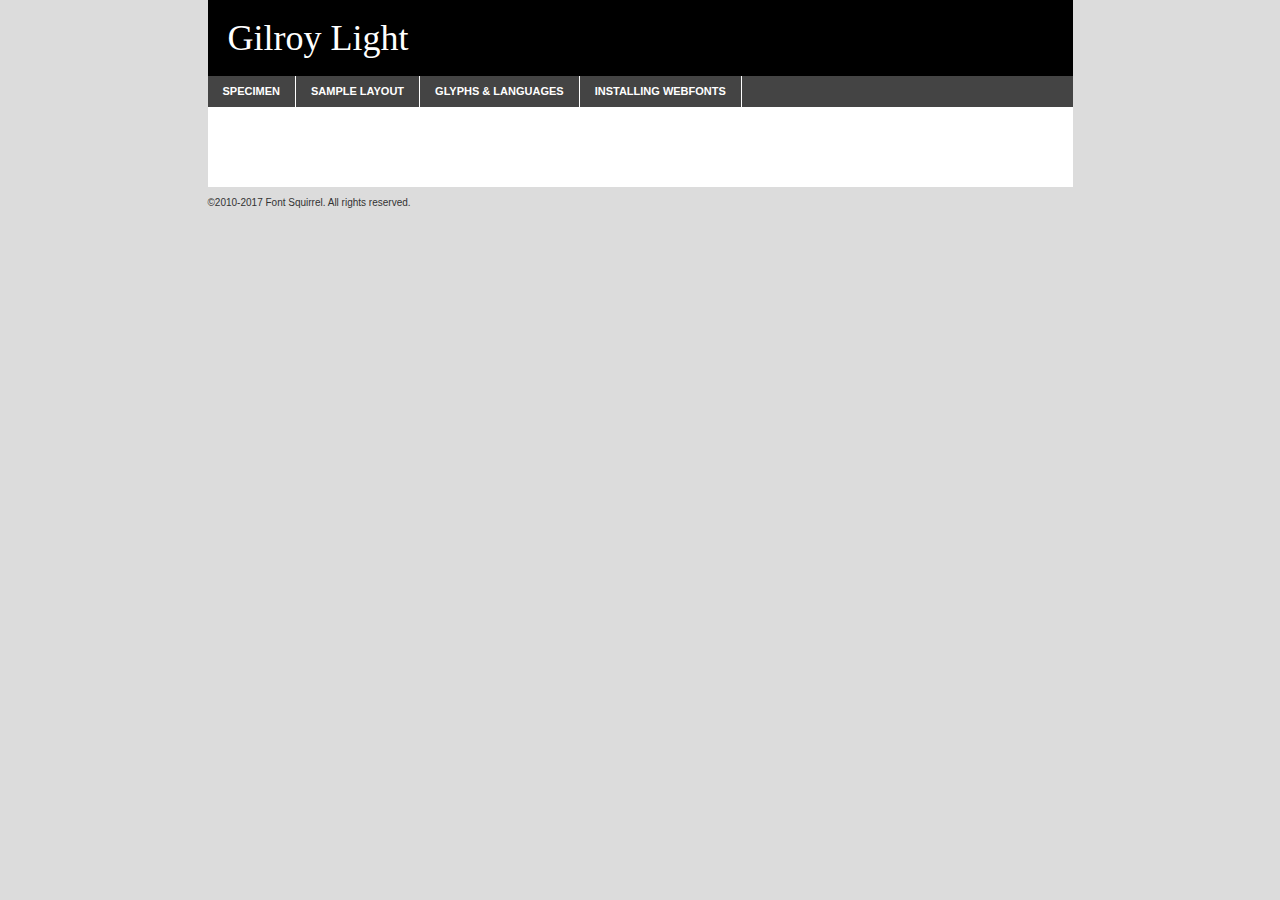
<file: fonts/gilroy/radomir_tinkov_-_gilroy-light-demo.html>
<!DOCTYPE html PUBLIC "-//W3C//DTD XHTML 1.0 Transitional//EN"
	"http://www.w3.org/TR/xhtml1/DTD/xhtml1-transitional.dtd">

<html xmlns="http://www.w3.org/1999/xhtml" xml:lang="en" lang="en">
<head>
	<meta http-equiv="Content-Type" content="text/html; charset=utf-8" />
	<script src="http://ajax.googleapis.com/ajax/libs/jquery/1.7.2/jquery.min.js" type="text/javascript" charset="utf-8"></script>
	<script type="text/javascript">
	(function($){$.fn.easyTabs=function(option){var param=jQuery.extend({fadeSpeed:"fast",defaultContent:1,activeClass:'active'},option);$(this).each(function(){var thisId="#"+this.id;if(param.defaultContent==''){param.defaultContent=1;}
	if(typeof param.defaultContent=="number")
	{var defaultTab=$(thisId+" .tabs li:eq("+(param.defaultContent-1)+") a").attr('href').substr(1);}else{var defaultTab=param.defaultContent;}
	$(thisId+" .tabs li a").each(function(){var tabToHide=$(this).attr('href').substr(1);$("#"+tabToHide).addClass('easytabs-tab-content');});hideAll();changeContent(defaultTab);function hideAll(){$(thisId+" .easytabs-tab-content").hide();}
	function changeContent(tabId){hideAll();$(thisId+" .tabs li").removeClass(param.activeClass);$(thisId+" .tabs li a[href=#"+tabId+"]").closest('li').addClass(param.activeClass);if(param.fadeSpeed!="none")
	{$(thisId+" #"+tabId).fadeIn(param.fadeSpeed);}else{$(thisId+" #"+tabId).show();}}
	$(thisId+" .tabs li").click(function(){var tabId=$(this).find('a').attr('href').substr(1);changeContent(tabId);return false;});});}})(jQuery);
	</script>
	<link rel="stylesheet" href="specimen_files/specimen_stylesheet.css" type="text/css" charset="utf-8" />
	<link rel="stylesheet" href="stylesheet.css" type="text/css" charset="utf-8" />

	<style type="text/css">
					body{
				font-family: 'gilroylight';
							}
		</style>

	<title>Gilroy Light Specimen</title>
	
	
	<script type="text/javascript" charset="utf-8">
		$(document).ready(function() {
			$('#container').easyTabs({defaultContent:1});
		});
	</script>
</head>

<body>
<div id="container">
	<div id="header">
		Gilroy Light	</div>
	<ul class="tabs">
		<li><a href="#specimen">Specimen</a></li>
		<li><a href="#layout">Sample Layout</a></li>
				<li><a href="#glyphs">Glyphs &amp; Languages</a></li>
		<li><a href="#installing">Installing Webfonts</a></li>
		
	</ul>
	
	<div id="main_content">

		
			<div id="specimen">
		
				<div class="section">
					<div class="grid12 firstcol">
						<div class="huge">AaBb</div>
					</div>
				</div>
		
				<div class="section">
					<div class="glyph_range">A&#x200B;B&#x200b;C&#x200b;D&#x200b;E&#x200b;F&#x200b;G&#x200b;H&#x200b;I&#x200b;J&#x200b;K&#x200b;L&#x200b;M&#x200b;N&#x200b;O&#x200b;P&#x200b;Q&#x200b;R&#x200b;S&#x200b;T&#x200b;U&#x200b;V&#x200b;W&#x200b;X&#x200b;Y&#x200b;Z&#x200b;a&#x200b;b&#x200b;c&#x200b;d&#x200b;e&#x200b;f&#x200b;g&#x200b;h&#x200b;i&#x200b;j&#x200b;k&#x200b;l&#x200b;m&#x200b;n&#x200b;o&#x200b;p&#x200b;q&#x200b;r&#x200b;s&#x200b;t&#x200b;u&#x200b;v&#x200b;w&#x200b;x&#x200b;y&#x200b;z&#x200b;1&#x200b;2&#x200b;3&#x200b;4&#x200b;5&#x200b;6&#x200b;7&#x200b;8&#x200b;9&#x200b;0&#x200b;&amp;&#x200b;.&#x200b;,&#x200b;?&#x200b;!&#x200b;&#64;&#x200b;(&#x200b;)&#x200b;#&#x200b;$&#x200b;%&#x200b;*&#x200b;+&#x200b;-&#x200b;=&#x200b;:&#x200b;;</div>
				</div>
				<div class="section">
					<div class="grid12 firstcol">
						<table class="sample_table">
							<tr><td>10</td><td class="size10">abcdefghijklmnopqrstuvwxyzABCDEFGHIJKLMNOPQRSTUVWXYZ0123456789abcdefghijklmnopqrstuvwxyzABCDEFGHIJKLMNOPQRSTUVWXYZ0123456789abcdefghijklmnopqrstuvwxyzABCDEFGHIJKLMNOPQRSTUVWXYZ</td></tr>
							<tr><td>11</td><td class="size11">abcdefghijklmnopqrstuvwxyzABCDEFGHIJKLMNOPQRSTUVWXYZ0123456789abcdefghijklmnopqrstuvwxyzABCDEFGHIJKLMNOPQRSTUVWXYZ0123456789abcdefghijklmnopqrstuvwxyzABCDEFGHIJKLMNOPQRSTUVWXYZ</td></tr>
							<tr><td>12</td><td class="size12">abcdefghijklmnopqrstuvwxyzABCDEFGHIJKLMNOPQRSTUVWXYZ0123456789abcdefghijklmnopqrstuvwxyzABCDEFGHIJKLMNOPQRSTUVWXYZ0123456789abcdefghijklmnopqrstuvwxyzABCDEFGHIJKLMNOPQRSTUVWXYZ</td></tr>
							<tr><td>13</td><td class="size13">abcdefghijklmnopqrstuvwxyzABCDEFGHIJKLMNOPQRSTUVWXYZ0123456789abcdefghijklmnopqrstuvwxyzABCDEFGHIJKLMNOPQRSTUVWXYZ0123456789abcdefghijklmnopqrstuvwxyzABCDEFGHIJKLMNOPQRSTUVWXYZ</td></tr>
							<tr><td>14</td><td class="size14">abcdefghijklmnopqrstuvwxyzABCDEFGHIJKLMNOPQRSTUVWXYZ0123456789abcdefghijklmnopqrstuvwxyzABCDEFGHIJKLMNOPQRSTUVWXYZ0123456789abcdefghijklmnopqrstuvwxyzABCDEFGHIJKLMNOPQRSTUVWXYZ</td></tr>
							<tr><td>16</td><td class="size16">abcdefghijklmnopqrstuvwxyzABCDEFGHIJKLMNOPQRSTUVWXYZ0123456789abcdefghijklmnopqrstuvwxyzABCDEFGHIJKLMNOPQRSTUVWXYZ</td></tr>
							<tr><td>18</td><td class="size18">abcdefghijklmnopqrstuvwxyzABCDEFGHIJKLMNOPQRSTUVWXYZ0123456789abcdefghijklmnopqrstuvwxyzABCDEFGHIJKLMNOPQRSTUVWXYZ</td></tr>
							<tr><td>20</td><td class="size20">abcdefghijklmnopqrstuvwxyzABCDEFGHIJKLMNOPQRSTUVWXYZ0123456789abcdefghijklmnopqrstuvwxyzABCDEFGHIJKLMNOPQRSTUVWXYZ</td></tr>
							<tr><td>24</td><td class="size24">abcdefghijklmnopqrstuvwxyzABCDEFGHIJKLMNOPQRSTUVWXYZ0123456789abcdefghijklmnopqrstuvwxyzABCDEFGHIJKLMNOPQRSTUVWXYZ</td></tr>
							<tr><td>30</td><td class="size30">abcdefghijklmnopqrstuvwxyzABCDEFGHIJKLMNOPQRSTUVWXYZ0123456789abcdefghijklmnopqrstuvwxyzABCDEFGHIJKLMNOPQRSTUVWXYZ</td></tr>
							<tr><td>36</td><td class="size36">abcdefghijklmnopqrstuvwxyzABCDEFGHIJKLMNOPQRSTUVWXYZ0123456789abcdefghijklmnopqrstuvwxyzABCDEFGHIJKLMNOPQRSTUVWXYZ</td></tr>
							<tr><td>48</td><td class="size48">abcdefghijklmnopqrstuvwxyzABCDEFGHIJKLMNOPQRSTUVWXYZ0123456789abcdefghijklmnopqrstuvwxyzABCDEFGHIJKLMNOPQRSTUVWXYZ</td></tr>
							<tr><td>60</td><td class="size60">abcdefghijklmnopqrstuvwxyzABCDEFGHIJKLMNOPQRSTUVWXYZ0123456789abcdefghijklmnopqrstuvwxyzABCDEFGHIJKLMNOPQRSTUVWXYZ</td></tr>
							<tr><td>72</td><td class="size72">abcdefghijklmnopqrstuvwxyzABCDEFGHIJKLMNOPQRSTUVWXYZ0123456789abcdefghijklmnopqrstuvwxyzABCDEFGHIJKLMNOPQRSTUVWXYZ</td></tr>
							<tr><td>90</td><td class="size90">abcdefghijklmnopqrstuvwxyzABCDEFGHIJKLMNOPQRSTUVWXYZ0123456789abcdefghijklmnopqrstuvwxyzABCDEFGHIJKLMNOPQRSTUVWXYZ</td></tr>
						</table>
				
					</div>
			
				</div>
		
		
		
								<div class="section" id="bodycomparison">


										<div id="xheight">
				<div class="fontbody">&#x25FC;&#x25FC;&#x25FC;&#x25FC;&#x25FC;&#x25FC;&#x25FC;&#x25FC;&#x25FC;&#x25FC;&#x25FC;&#x25FC;&#x25FC;&#x25FC;&#x25FC;&#x25FC;&#x25FC;&#x25FC;&#x25FC;&#x25FC;&#x25FC;&#x25FC;&#x25FC;&#x25FC;&#x25FC;&#x25FC;&#x25FC;&#x25FC;&#x25FC;&#x25FC;&#x25FC;&#x25FC;&#x25FC;&#x25FC;&#x25FC;&#x25FC;&#x25FC;&#x25FC;&#x25FC;&#x25FC;&#x25FC;&#x25FC;&#x25FC;&#x25FC;&#x25FC;&#x25FC;&#x25FC;&#x25FC;&#x25FC;&#x25FC;&#x25FC;&#x25FC;&#x25FC;&#x25FC;&#x25FC;&#x25FC;&#x25FC;&#x25FC;&#x25FC;&#x25FC;&#x25FC;&#x25FC;&#x25FC;&#x25FC;&#x25FC;&#x25FC;&#x25FC;&#x25FC;&#x25FC;&#x25FC;&#x25FC;&#x25FC;&#x25FC;&#x25FC;&#x25FC;&#x25FC;&#x25FC;&#x25FC;&#x25FC;&#x25FC;&#x25FC;&#x25FC;&#x25FC;&#x25FC;&#x25FC;&#x25FC;&#x25FC;&#x25FC;&#x25FC;&#x25FC;&#x25FC;&#x25FC;&#x25FC;&#x25FC;&#x25FC;&#x25FC;&#x25FC;&#x25FC;&#x25FC;body</div><div class="arialbody">body</div><div class="verdanabody">body</div><div class="georgiabody">body</div></div>
										<div class="fontbody" style="z-index:1">
											body<span>Gilroy Light</span>
										</div>
										<div class="arialbody" style="z-index:1">
											body<span>Arial</span>
										</div>
										<div class="verdanabody" style="z-index:1">
											body<span>Verdana</span>
										</div>
										<div class="georgiabody" style="z-index:1">
											body<span>Georgia</span>
										</div>



								</div>
		
		
				<div class="section psample psample_row1" id="">
					
					<div class="grid2 firstcol">
						<p class="size10"><span>10.</span>Aenean lacinia bibendum nulla sed consectetur. Fusce dapibus, tellus ac cursus commodo, tortor mauris condimentum nibh, ut fermentum massa justo sit amet risus. Nullam id dolor id nibh ultricies vehicula ut id elit. Cum sociis natoque penatibus et magnis dis parturient montes, nascetur ridiculus mus. Nulla vitae elit libero, a pharetra augue.</p>
			
					</div>
					<div class="grid3">
						<p class="size11"><span>11.</span>Aenean lacinia bibendum nulla sed consectetur. Fusce dapibus, tellus ac cursus commodo, tortor mauris condimentum nibh, ut fermentum massa justo sit amet risus. Nullam id dolor id nibh ultricies vehicula ut id elit. Cum sociis natoque penatibus et magnis dis parturient montes, nascetur ridiculus mus. Nulla vitae elit libero, a pharetra augue.</p>
			
					</div>
					<div class="grid3">
						<p class="size12"><span>12.</span>Aenean lacinia bibendum nulla sed consectetur. Fusce dapibus, tellus ac cursus commodo, tortor mauris condimentum nibh, ut fermentum massa justo sit amet risus. Nullam id dolor id nibh ultricies vehicula ut id elit. Cum sociis natoque penatibus et magnis dis parturient montes, nascetur ridiculus mus. Nulla vitae elit libero, a pharetra augue.</p>
			
					</div>
					<div class="grid4">
						<p class="size13"><span>13.</span>Aenean lacinia bibendum nulla sed consectetur. Fusce dapibus, tellus ac cursus commodo, tortor mauris condimentum nibh, ut fermentum massa justo sit amet risus. Nullam id dolor id nibh ultricies vehicula ut id elit. Cum sociis natoque penatibus et magnis dis parturient montes, nascetur ridiculus mus. Nulla vitae elit libero, a pharetra augue.</p>
			
					</div>
					<div class="white_blend"></div>
					
				</div>
				<div class="section psample psample_row2" id="">
					<div class="grid3 firstcol">
						<p class="size14"><span>14.</span>Aenean lacinia bibendum nulla sed consectetur. Fusce dapibus, tellus ac cursus commodo, tortor mauris condimentum nibh, ut fermentum massa justo sit amet risus. Nullam id dolor id nibh ultricies vehicula ut id elit. Cum sociis natoque penatibus et magnis dis parturient montes, nascetur ridiculus mus. Nulla vitae elit libero, a pharetra augue.</p>
			
					</div>
					<div class="grid4">
						<p class="size16"><span>16.</span>Aenean lacinia bibendum nulla sed consectetur. Fusce dapibus, tellus ac cursus commodo, tortor mauris condimentum nibh, ut fermentum massa justo sit amet risus. Nullam id dolor id nibh ultricies vehicula ut id elit. Cum sociis natoque penatibus et magnis dis parturient montes, nascetur ridiculus mus. Nulla vitae elit libero, a pharetra augue.</p>
			
					</div>
					<div class="grid5">
						<p class="size18"><span>18.</span>Aenean lacinia bibendum nulla sed consectetur. Fusce dapibus, tellus ac cursus commodo, tortor mauris condimentum nibh, ut fermentum massa justo sit amet risus. Nullam id dolor id nibh ultricies vehicula ut id elit. Cum sociis natoque penatibus et magnis dis parturient montes, nascetur ridiculus mus. Nulla vitae elit libero, a pharetra augue.</p>
			
					</div>

					<div class="white_blend"></div>

				</div>
				
				<div class="section psample psample_row3" id="">
					<div class="grid5 firstcol">
						<p class="size20"><span>20.</span>Aenean lacinia bibendum nulla sed consectetur. Fusce dapibus, tellus ac cursus commodo, tortor mauris condimentum nibh, ut fermentum massa justo sit amet risus. Nullam id dolor id nibh ultricies vehicula ut id elit. Cum sociis natoque penatibus et magnis dis parturient montes, nascetur ridiculus mus. Nulla vitae elit libero, a pharetra augue.</p>
					</div>
					<div class="grid7">
						<p class="size24"><span>24.</span>Aenean lacinia bibendum nulla sed consectetur. Fusce dapibus, tellus ac cursus commodo, tortor mauris condimentum nibh, ut fermentum massa justo sit amet risus. Nullam id dolor id nibh ultricies vehicula ut id elit. Cum sociis natoque penatibus et magnis dis parturient montes, nascetur ridiculus mus. Nulla vitae elit libero, a pharetra augue.</p>
					</div>
					
					<div class="white_blend"></div>
					
				</div>
				
				<div class="section psample psample_row4" id="">
					<div class="grid12 firstcol">
						<p class="size30"><span>30.</span>Aenean lacinia bibendum nulla sed consectetur. Fusce dapibus, tellus ac cursus commodo, tortor mauris condimentum nibh, ut fermentum massa justo sit amet risus. Nullam id dolor id nibh ultricies vehicula ut id elit. Cum sociis natoque penatibus et magnis dis parturient montes, nascetur ridiculus mus. Nulla vitae elit libero, a pharetra augue.</p>
					</div>
					<div class="white_blend"></div>
					
				</div>
				
				
				
				<div class="section psample psample_row1 fullreverse">
					<div class="grid2 firstcol">
						<p class="size10"><span>10.</span>Aenean lacinia bibendum nulla sed consectetur. Fusce dapibus, tellus ac cursus commodo, tortor mauris condimentum nibh, ut fermentum massa justo sit amet risus. Nullam id dolor id nibh ultricies vehicula ut id elit. Cum sociis natoque penatibus et magnis dis parturient montes, nascetur ridiculus mus. Nulla vitae elit libero, a pharetra augue.</p>
			
					</div>
					<div class="grid3">
						<p class="size11"><span>11.</span>Aenean lacinia bibendum nulla sed consectetur. Fusce dapibus, tellus ac cursus commodo, tortor mauris condimentum nibh, ut fermentum massa justo sit amet risus. Nullam id dolor id nibh ultricies vehicula ut id elit. Cum sociis natoque penatibus et magnis dis parturient montes, nascetur ridiculus mus. Nulla vitae elit libero, a pharetra augue.</p>
			
					</div>
					<div class="grid3">
						<p class="size12"><span>12.</span>Aenean lacinia bibendum nulla sed consectetur. Fusce dapibus, tellus ac cursus commodo, tortor mauris condimentum nibh, ut fermentum massa justo sit amet risus. Nullam id dolor id nibh ultricies vehicula ut id elit. Cum sociis natoque penatibus et magnis dis parturient montes, nascetur ridiculus mus. Nulla vitae elit libero, a pharetra augue.</p>
			
					</div>
					<div class="grid4">
						<p class="size13"><span>13.</span>Aenean lacinia bibendum nulla sed consectetur. Fusce dapibus, tellus ac cursus commodo, tortor mauris condimentum nibh, ut fermentum massa justo sit amet risus. Nullam id dolor id nibh ultricies vehicula ut id elit. Cum sociis natoque penatibus et magnis dis parturient montes, nascetur ridiculus mus. Nulla vitae elit libero, a pharetra augue.</p>
			
					</div>
					<div class="black_blend"></div>
					
				</div>
				
				<div class="section psample psample_row2 fullreverse">
					<div class="grid3 firstcol">
						<p class="size14"><span>14.</span>Aenean lacinia bibendum nulla sed consectetur. Fusce dapibus, tellus ac cursus commodo, tortor mauris condimentum nibh, ut fermentum massa justo sit amet risus. Nullam id dolor id nibh ultricies vehicula ut id elit. Cum sociis natoque penatibus et magnis dis parturient montes, nascetur ridiculus mus. Nulla vitae elit libero, a pharetra augue.</p>
			
					</div>
					<div class="grid4">
						<p class="size16"><span>16.</span>Aenean lacinia bibendum nulla sed consectetur. Fusce dapibus, tellus ac cursus commodo, tortor mauris condimentum nibh, ut fermentum massa justo sit amet risus. Nullam id dolor id nibh ultricies vehicula ut id elit. Cum sociis natoque penatibus et magnis dis parturient montes, nascetur ridiculus mus. Nulla vitae elit libero, a pharetra augue.</p>
			
					</div>
					<div class="grid5">
						<p class="size18"><span>18.</span>Aenean lacinia bibendum nulla sed consectetur. Fusce dapibus, tellus ac cursus commodo, tortor mauris condimentum nibh, ut fermentum massa justo sit amet risus. Nullam id dolor id nibh ultricies vehicula ut id elit. Cum sociis natoque penatibus et magnis dis parturient montes, nascetur ridiculus mus. Nulla vitae elit libero, a pharetra augue.</p>
			
					</div>
					<div class="black_blend"></div>

				</div>
				
				<div class="section psample fullreverse psample_row3" id="">
					<div class="grid5 firstcol">
						<p class="size20"><span>20.</span>Aenean lacinia bibendum nulla sed consectetur. Fusce dapibus, tellus ac cursus commodo, tortor mauris condimentum nibh, ut fermentum massa justo sit amet risus. Nullam id dolor id nibh ultricies vehicula ut id elit. Cum sociis natoque penatibus et magnis dis parturient montes, nascetur ridiculus mus. Nulla vitae elit libero, a pharetra augue.</p>
					</div>
					<div class="grid7">
						<p class="size24"><span>24.</span>Aenean lacinia bibendum nulla sed consectetur. Fusce dapibus, tellus ac cursus commodo, tortor mauris condimentum nibh, ut fermentum massa justo sit amet risus. Nullam id dolor id nibh ultricies vehicula ut id elit. Cum sociis natoque penatibus et magnis dis parturient montes, nascetur ridiculus mus. Nulla vitae elit libero, a pharetra augue.</p>
					</div>
					
					<div class="black_blend"></div>
					
				</div>
				
				<div class="section psample fullreverse psample_row4" id="" style="border-bottom: 20px #000 solid;">
					<div class="grid12 firstcol">
						<p class="size30"><span>30.</span>Aenean lacinia bibendum nulla sed consectetur. Fusce dapibus, tellus ac cursus commodo, tortor mauris condimentum nibh, ut fermentum massa justo sit amet risus. Nullam id dolor id nibh ultricies vehicula ut id elit. Cum sociis natoque penatibus et magnis dis parturient montes, nascetur ridiculus mus. Nulla vitae elit libero, a pharetra augue.</p>
					</div>
					<div class="black_blend"></div>
					
				</div>
				
				
				
				
			</div>
			
			<div id="layout">
				
				<div class="section">
					
					<div class="grid12 firstcol">
						<h1>Lorem Ipsum Dolor</h1>
						<h2>Etiam porta sem malesuada magna mollis euismod</h2>
						
						<p class="byline">By <a href="#link">Aenean Lacinia</a></p>
					</div>
				</div>
				<div class="section">
					<div class="grid8 firstcol">
						<p class="large">Donec sed odio dui. Morbi leo risus, porta ac consectetur ac, vestibulum at eros. Fusce dapibus, tellus ac cursus commodo, tortor mauris condimentum nibh, ut fermentum massa justo sit amet risus. </p>

						
						<h3>Pellentesque ornare sem</h3>

						<p>Maecenas sed diam eget risus varius blandit sit amet non magna. Maecenas faucibus mollis interdum. Donec ullamcorper nulla non metus auctor fringilla. Nullam id dolor id nibh ultricies vehicula ut id elit. Nullam id dolor id nibh ultricies vehicula ut id elit. </p>

						<p>Aenean eu leo quam. Pellentesque ornare sem lacinia quam venenatis vestibulum. Lorem ipsum dolor sit amet, consectetur adipiscing elit. Cum sociis natoque penatibus et magnis dis parturient montes, nascetur ridiculus mus. </p>

						<p>Nulla vitae elit libero, a pharetra augue. Praesent commodo cursus magna, vel scelerisque nisl consectetur et. Aenean lacinia bibendum nulla sed consectetur. </p>

						<p>Nullam quis risus eget urna mollis ornare vel eu leo. Nullam quis risus eget urna mollis ornare vel eu leo. Maecenas sed diam eget risus varius blandit sit amet non magna. Donec ullamcorper nulla non metus auctor fringilla. </p>

						<h3>Cras mattis consectetur</h3>

						<p>Aenean eu leo quam. Pellentesque ornare sem lacinia quam venenatis vestibulum. Aenean lacinia bibendum nulla sed consectetur. Integer posuere erat a ante venenatis dapibus posuere velit aliquet. Cras mattis consectetur purus sit amet fermentum. </p>

						<p>Nullam id dolor id nibh ultricies vehicula ut id elit. Nullam quis risus eget urna mollis ornare vel eu leo. Cras mattis consectetur purus sit amet fermentum.</p>
					</div>
					
					<div class="grid4 sidebar">
						
						<div class="box reverse">
							<p class="last">Nullam quis risus eget urna mollis ornare vel eu leo. Donec ullamcorper nulla non metus auctor fringilla. Cras mattis consectetur purus sit amet fermentum. Sed posuere consectetur est at lobortis. Lorem ipsum dolor sit amet, consectetur adipiscing elit. </p>
						</div>
						
						<p class="caption">Maecenas sed diam eget risus varius.</p>

						<p>Vestibulum id ligula porta felis euismod semper. Integer posuere erat a ante venenatis dapibus posuere velit aliquet. Vestibulum id ligula porta felis euismod semper. Sed posuere consectetur est at lobortis. Maecenas sed diam eget risus varius blandit sit amet non magna. Fusce dapibus, tellus ac cursus commodo, tortor mauris condimentum nibh, ut fermentum massa justo sit amet risus. </p>

					

						<p>Duis mollis, est non commodo luctus, nisi erat porttitor ligula, eget lacinia odio sem nec elit. Aenean lacinia bibendum nulla sed consectetur. Vivamus sagittis lacus vel augue laoreet rutrum faucibus dolor auctor. Aenean lacinia bibendum nulla sed consectetur. Nullam quis risus eget urna mollis ornare vel eu leo. </p>

						<p>Praesent commodo cursus magna, vel scelerisque nisl consectetur et. Donec ullamcorper nulla non metus auctor fringilla. Maecenas faucibus mollis interdum. Fusce dapibus, tellus ac cursus commodo, tortor mauris condimentum nibh, ut fermentum massa justo sit amet risus. </p>

					</div>
				</div>
				
			</div>


			



		<div id="glyphs">
			<div class="section">
				<div class="grid12 firstcol">
			
				<h1>Language Support</h1>
				<p>The subset of Gilroy Light in this kit supports the following languages:<br />
			
					Cyrillic, English, Arrernte, Bislama, Cebuano, Fijian, Gilbertese, Hmong, Ibanag, Iloko_ilokano, Interglossa_glosa, Interlingua, Lojban, Norfolk_pitcairnese, Oromo, Rotokas, Seychelles_creole, Shona, Somali, Southern_ndebele, Swahili, Swati_swazi, Tok_pisin, Warlpiri, Xhosa, Zulu, Latinbasic, Ubasic, Demo, Russian, Belarusian, Ukrainian, Rusyn, Karachay_cyrillic, Serbian_cyrillic				</p>
				<h1>Glyph Chart</h1>
				<p>The subset of Gilroy Light in this kit includes all the glyphs listed below. Unicode entities are included above each glyph to help you insert individual characters into your layout.</p>
				<div id="glyph_chart">
			
																				 <div><p>&amp;#32;</p>&#32;</div>
																				 <div><p>&amp;#33;</p>&#33;</div>
																				 <div><p>&amp;#34;</p>&#34;</div>
																				 <div><p>&amp;#35;</p>&#35;</div>
																				 <div><p>&amp;#36;</p>&#36;</div>
																				 <div><p>&amp;#37;</p>&#37;</div>
																				 <div><p>&amp;#38;</p>&#38;</div>
																				 <div><p>&amp;#39;</p>&#39;</div>
																				 <div><p>&amp;#40;</p>&#40;</div>
																				 <div><p>&amp;#41;</p>&#41;</div>
																				 <div><p>&amp;#42;</p>&#42;</div>
																				 <div><p>&amp;#43;</p>&#43;</div>
																				 <div><p>&amp;#44;</p>&#44;</div>
																				 <div><p>&amp;#45;</p>&#45;</div>
																				 <div><p>&amp;#46;</p>&#46;</div>
																				 <div><p>&amp;#47;</p>&#47;</div>
																				 <div><p>&amp;#48;</p>&#48;</div>
																				 <div><p>&amp;#49;</p>&#49;</div>
																				 <div><p>&amp;#50;</p>&#50;</div>
																				 <div><p>&amp;#51;</p>&#51;</div>
																				 <div><p>&amp;#52;</p>&#52;</div>
																				 <div><p>&amp;#53;</p>&#53;</div>
																				 <div><p>&amp;#54;</p>&#54;</div>
																				 <div><p>&amp;#55;</p>&#55;</div>
																				 <div><p>&amp;#56;</p>&#56;</div>
																				 <div><p>&amp;#57;</p>&#57;</div>
																				 <div><p>&amp;#58;</p>&#58;</div>
																				 <div><p>&amp;#59;</p>&#59;</div>
																				 <div><p>&amp;#60;</p>&#60;</div>
																				 <div><p>&amp;#61;</p>&#61;</div>
																				 <div><p>&amp;#62;</p>&#62;</div>
																				 <div><p>&amp;#63;</p>&#63;</div>
																				 <div><p>&amp;#64;</p>&#64;</div>
																				 <div><p>&amp;#65;</p>&#65;</div>
																				 <div><p>&amp;#66;</p>&#66;</div>
																				 <div><p>&amp;#67;</p>&#67;</div>
																				 <div><p>&amp;#68;</p>&#68;</div>
																				 <div><p>&amp;#69;</p>&#69;</div>
																				 <div><p>&amp;#70;</p>&#70;</div>
																				 <div><p>&amp;#71;</p>&#71;</div>
																				 <div><p>&amp;#72;</p>&#72;</div>
																				 <div><p>&amp;#73;</p>&#73;</div>
																				 <div><p>&amp;#74;</p>&#74;</div>
																				 <div><p>&amp;#75;</p>&#75;</div>
																				 <div><p>&amp;#76;</p>&#76;</div>
																				 <div><p>&amp;#77;</p>&#77;</div>
																				 <div><p>&amp;#78;</p>&#78;</div>
																				 <div><p>&amp;#79;</p>&#79;</div>
																				 <div><p>&amp;#80;</p>&#80;</div>
																				 <div><p>&amp;#81;</p>&#81;</div>
																				 <div><p>&amp;#82;</p>&#82;</div>
																				 <div><p>&amp;#83;</p>&#83;</div>
																				 <div><p>&amp;#84;</p>&#84;</div>
																				 <div><p>&amp;#85;</p>&#85;</div>
																				 <div><p>&amp;#86;</p>&#86;</div>
																				 <div><p>&amp;#87;</p>&#87;</div>
																				 <div><p>&amp;#88;</p>&#88;</div>
																				 <div><p>&amp;#89;</p>&#89;</div>
																				 <div><p>&amp;#90;</p>&#90;</div>
																				 <div><p>&amp;#91;</p>&#91;</div>
																				 <div><p>&amp;#92;</p>&#92;</div>
																				 <div><p>&amp;#93;</p>&#93;</div>
																				 <div><p>&amp;#94;</p>&#94;</div>
																				 <div><p>&amp;#95;</p>&#95;</div>
																				 <div><p>&amp;#96;</p>&#96;</div>
																				 <div><p>&amp;#97;</p>&#97;</div>
																				 <div><p>&amp;#98;</p>&#98;</div>
																				 <div><p>&amp;#99;</p>&#99;</div>
																				 <div><p>&amp;#100;</p>&#100;</div>
																				 <div><p>&amp;#101;</p>&#101;</div>
																				 <div><p>&amp;#102;</p>&#102;</div>
																				 <div><p>&amp;#103;</p>&#103;</div>
																				 <div><p>&amp;#104;</p>&#104;</div>
																				 <div><p>&amp;#105;</p>&#105;</div>
																				 <div><p>&amp;#106;</p>&#106;</div>
																				 <div><p>&amp;#107;</p>&#107;</div>
																				 <div><p>&amp;#108;</p>&#108;</div>
																				 <div><p>&amp;#109;</p>&#109;</div>
																				 <div><p>&amp;#110;</p>&#110;</div>
																				 <div><p>&amp;#111;</p>&#111;</div>
																				 <div><p>&amp;#112;</p>&#112;</div>
																				 <div><p>&amp;#113;</p>&#113;</div>
																				 <div><p>&amp;#114;</p>&#114;</div>
																				 <div><p>&amp;#115;</p>&#115;</div>
																				 <div><p>&amp;#116;</p>&#116;</div>
																				 <div><p>&amp;#117;</p>&#117;</div>
																				 <div><p>&amp;#118;</p>&#118;</div>
																				 <div><p>&amp;#119;</p>&#119;</div>
																				 <div><p>&amp;#120;</p>&#120;</div>
																				 <div><p>&amp;#121;</p>&#121;</div>
																				 <div><p>&amp;#122;</p>&#122;</div>
																				 <div><p>&amp;#123;</p>&#123;</div>
																				 <div><p>&amp;#124;</p>&#124;</div>
																				 <div><p>&amp;#125;</p>&#125;</div>
																				 <div><p>&amp;#126;</p>&#126;</div>
																				 <div><p>&amp;#160;</p>&#160;</div>
																				 <div><p>&amp;#162;</p>&#162;</div>
																				 <div><p>&amp;#163;</p>&#163;</div>
																				 <div><p>&amp;#165;</p>&#165;</div>
																				 <div><p>&amp;#168;</p>&#168;</div>
																				 <div><p>&amp;#169;</p>&#169;</div>
																				 <div><p>&amp;#171;</p>&#171;</div>
																				 <div><p>&amp;#173;</p>&#173;</div>
																				 <div><p>&amp;#174;</p>&#174;</div>
																				 <div><p>&amp;#180;</p>&#180;</div>
																				 <div><p>&amp;#184;</p>&#184;</div>
																				 <div><p>&amp;#187;</p>&#187;</div>
																				 <div><p>&amp;#710;</p>&#710;</div>
																				 <div><p>&amp;#730;</p>&#730;</div>
																				 <div><p>&amp;#732;</p>&#732;</div>
																				 <div><p>&amp;#1025;</p>&#1025;</div>
																				 <div><p>&amp;#1026;</p>&#1026;</div>
																				 <div><p>&amp;#1027;</p>&#1027;</div>
																				 <div><p>&amp;#1028;</p>&#1028;</div>
																				 <div><p>&amp;#1029;</p>&#1029;</div>
																				 <div><p>&amp;#1030;</p>&#1030;</div>
																				 <div><p>&amp;#1031;</p>&#1031;</div>
																				 <div><p>&amp;#1032;</p>&#1032;</div>
																				 <div><p>&amp;#1033;</p>&#1033;</div>
																				 <div><p>&amp;#1034;</p>&#1034;</div>
																				 <div><p>&amp;#1035;</p>&#1035;</div>
																				 <div><p>&amp;#1036;</p>&#1036;</div>
																				 <div><p>&amp;#1038;</p>&#1038;</div>
																				 <div><p>&amp;#1039;</p>&#1039;</div>
																				 <div><p>&amp;#1040;</p>&#1040;</div>
																				 <div><p>&amp;#1041;</p>&#1041;</div>
																				 <div><p>&amp;#1042;</p>&#1042;</div>
																				 <div><p>&amp;#1043;</p>&#1043;</div>
																				 <div><p>&amp;#1044;</p>&#1044;</div>
																				 <div><p>&amp;#1045;</p>&#1045;</div>
																				 <div><p>&amp;#1046;</p>&#1046;</div>
																				 <div><p>&amp;#1047;</p>&#1047;</div>
																				 <div><p>&amp;#1048;</p>&#1048;</div>
																				 <div><p>&amp;#1049;</p>&#1049;</div>
																				 <div><p>&amp;#1050;</p>&#1050;</div>
																				 <div><p>&amp;#1051;</p>&#1051;</div>
																				 <div><p>&amp;#1052;</p>&#1052;</div>
																				 <div><p>&amp;#1053;</p>&#1053;</div>
																				 <div><p>&amp;#1054;</p>&#1054;</div>
																				 <div><p>&amp;#1055;</p>&#1055;</div>
																				 <div><p>&amp;#1056;</p>&#1056;</div>
																				 <div><p>&amp;#1057;</p>&#1057;</div>
																				 <div><p>&amp;#1058;</p>&#1058;</div>
																				 <div><p>&amp;#1059;</p>&#1059;</div>
																				 <div><p>&amp;#1060;</p>&#1060;</div>
																				 <div><p>&amp;#1061;</p>&#1061;</div>
																				 <div><p>&amp;#1062;</p>&#1062;</div>
																				 <div><p>&amp;#1063;</p>&#1063;</div>
																				 <div><p>&amp;#1064;</p>&#1064;</div>
																				 <div><p>&amp;#1065;</p>&#1065;</div>
																				 <div><p>&amp;#1066;</p>&#1066;</div>
																				 <div><p>&amp;#1067;</p>&#1067;</div>
																				 <div><p>&amp;#1068;</p>&#1068;</div>
																				 <div><p>&amp;#1069;</p>&#1069;</div>
																				 <div><p>&amp;#1070;</p>&#1070;</div>
																				 <div><p>&amp;#1071;</p>&#1071;</div>
																				 <div><p>&amp;#1072;</p>&#1072;</div>
																				 <div><p>&amp;#1073;</p>&#1073;</div>
																				 <div><p>&amp;#1074;</p>&#1074;</div>
																				 <div><p>&amp;#1075;</p>&#1075;</div>
																				 <div><p>&amp;#1076;</p>&#1076;</div>
																				 <div><p>&amp;#1077;</p>&#1077;</div>
																				 <div><p>&amp;#1078;</p>&#1078;</div>
																				 <div><p>&amp;#1079;</p>&#1079;</div>
																				 <div><p>&amp;#1080;</p>&#1080;</div>
																				 <div><p>&amp;#1081;</p>&#1081;</div>
																				 <div><p>&amp;#1082;</p>&#1082;</div>
																				 <div><p>&amp;#1083;</p>&#1083;</div>
																				 <div><p>&amp;#1084;</p>&#1084;</div>
																				 <div><p>&amp;#1085;</p>&#1085;</div>
																				 <div><p>&amp;#1086;</p>&#1086;</div>
																				 <div><p>&amp;#1087;</p>&#1087;</div>
																				 <div><p>&amp;#1088;</p>&#1088;</div>
																				 <div><p>&amp;#1089;</p>&#1089;</div>
																				 <div><p>&amp;#1090;</p>&#1090;</div>
																				 <div><p>&amp;#1091;</p>&#1091;</div>
																				 <div><p>&amp;#1092;</p>&#1092;</div>
																				 <div><p>&amp;#1093;</p>&#1093;</div>
																				 <div><p>&amp;#1094;</p>&#1094;</div>
																				 <div><p>&amp;#1095;</p>&#1095;</div>
																				 <div><p>&amp;#1096;</p>&#1096;</div>
																				 <div><p>&amp;#1097;</p>&#1097;</div>
																				 <div><p>&amp;#1098;</p>&#1098;</div>
																				 <div><p>&amp;#1099;</p>&#1099;</div>
																				 <div><p>&amp;#1100;</p>&#1100;</div>
																				 <div><p>&amp;#1101;</p>&#1101;</div>
																				 <div><p>&amp;#1102;</p>&#1102;</div>
																				 <div><p>&amp;#1103;</p>&#1103;</div>
																				 <div><p>&amp;#1105;</p>&#1105;</div>
																				 <div><p>&amp;#1106;</p>&#1106;</div>
																				 <div><p>&amp;#1107;</p>&#1107;</div>
																				 <div><p>&amp;#1108;</p>&#1108;</div>
																				 <div><p>&amp;#1109;</p>&#1109;</div>
																				 <div><p>&amp;#1110;</p>&#1110;</div>
																				 <div><p>&amp;#1111;</p>&#1111;</div>
																				 <div><p>&amp;#1112;</p>&#1112;</div>
																				 <div><p>&amp;#1113;</p>&#1113;</div>
																				 <div><p>&amp;#1114;</p>&#1114;</div>
																				 <div><p>&amp;#1115;</p>&#1115;</div>
																				 <div><p>&amp;#1116;</p>&#1116;</div>
																				 <div><p>&amp;#1118;</p>&#1118;</div>
																				 <div><p>&amp;#1119;</p>&#1119;</div>
																				 <div><p>&amp;#1168;</p>&#1168;</div>
																				 <div><p>&amp;#1169;</p>&#1169;</div>
																				 <div><p>&amp;#8192;</p>&#8192;</div>
																				 <div><p>&amp;#8193;</p>&#8193;</div>
																				 <div><p>&amp;#8194;</p>&#8194;</div>
																				 <div><p>&amp;#8195;</p>&#8195;</div>
																				 <div><p>&amp;#8196;</p>&#8196;</div>
																				 <div><p>&amp;#8197;</p>&#8197;</div>
																				 <div><p>&amp;#8198;</p>&#8198;</div>
																				 <div><p>&amp;#8199;</p>&#8199;</div>
																				 <div><p>&amp;#8200;</p>&#8200;</div>
																				 <div><p>&amp;#8201;</p>&#8201;</div>
																				 <div><p>&amp;#8202;</p>&#8202;</div>
																				 <div><p>&amp;#8208;</p>&#8208;</div>
																				 <div><p>&amp;#8209;</p>&#8209;</div>
																				 <div><p>&amp;#8210;</p>&#8210;</div>
																				 <div><p>&amp;#8211;</p>&#8211;</div>
																				 <div><p>&amp;#8212;</p>&#8212;</div>
																				 <div><p>&amp;#8216;</p>&#8216;</div>
																				 <div><p>&amp;#8217;</p>&#8217;</div>
																				 <div><p>&amp;#8218;</p>&#8218;</div>
																				 <div><p>&amp;#8220;</p>&#8220;</div>
																				 <div><p>&amp;#8221;</p>&#8221;</div>
																				 <div><p>&amp;#8222;</p>&#8222;</div>
																				 <div><p>&amp;#8230;</p>&#8230;</div>
																				 <div><p>&amp;#8239;</p>&#8239;</div>
																				 <div><p>&amp;#8249;</p>&#8249;</div>
																				 <div><p>&amp;#8250;</p>&#8250;</div>
																				 <div><p>&amp;#8287;</p>&#8287;</div>
																				 <div><p>&amp;#8364;</p>&#8364;</div>
																				 <div><p>&amp;#8482;</p>&#8482;</div>
																				 <div><p>&amp;#9724;</p>&#9724;</div>
																																																</div>	
				</div>
		
		
			</div>
		</div>
		
		
		<div id="specs">
			
		</div>
	
		<div id="installing">
			<div class="section">
				<div class="grid7 firstcol">
					<h1>Installing Webfonts</h1>
					
					<p>Webfonts are supported by all major browser platforms but not all in the same way. There are currently four different font formats that must be included in order to target all browsers. This includes TTF, WOFF, EOT and SVG.</p>
					
					<h2>1. Upload your webfonts</h2>
					<p>You must upload your webfont kit to your website. They should be in or near the same directory as your CSS files.</p>
					
					<h2>2. Include the webfont stylesheet</h2>
					<p>A special CSS @font-face declaration helps the various browsers select the appropriate font it needs without causing you a bunch of headaches. Learn more about this syntax by reading the <a href="https://www.fontspring.com/blog/further-hardening-of-the-bulletproof-syntax">Fontspring blog post</a> about it. The code for it is as follows:</p>


<code>
@font-face{ 
	font-family: 'MyWebFont';
	src: url('WebFont.eot');
	src: url('WebFont.eot?#iefix') format('embedded-opentype'),
	     url('WebFont.woff') format('woff'),
	     url('WebFont.ttf') format('truetype'),
	     url('WebFont.svg#webfont') format('svg');
}
</code>

	<p>We've already gone ahead and generated the code for you. All you have to do is link to the stylesheet in your HTML, like this:</p>
	<code>&lt;link rel=&quot;stylesheet&quot; href=&quot;stylesheet.css&quot; type=&quot;text/css&quot; charset=&quot;utf-8&quot; /&gt;</code>

					<h2>3. Modify your own stylesheet</h2>
					<p>To take advantage of your new fonts, you must tell your stylesheet to use them. Look at the original @font-face declaration above and find the property called "font-family." The name linked there will be what you use to reference the font. Prepend that webfont name to the font stack in the "font-family" property, inside the selector you want to change. For example:</p>
<code>p { font-family: 'WebFont', Arial, sans-serif; }</code>

<h2>4. Test</h2>
<p>Getting webfonts to work cross-browser <em>can</em> be tricky. Use the information in the sidebar to help you if you find that fonts aren't loading in a particular browser.</p>
				</div>
				
				<div class="grid5 sidebar">
					<div class="box">
						<h2>Troubleshooting<br />Font-Face Problems</h2>
						<p>Having trouble getting your webfonts to load in your new website? Here are some tips to sort out what might be the problem.</p>

						<h3>Fonts not showing in any browser</h3>

						<p>This sounds like you need to work on the plumbing. You either did not upload the fonts to the correct directory, or you did not link the fonts properly in the CSS. If you've confirmed that all this is correct and you still have a problem, take a look at your .htaccess file and see if requests are getting intercepted.</p>

						<h3>Fonts not loading in iPhone or iPad</h3>

						<p>The most common problem here is that you are serving the fonts from an IIS server. IIS refuses to serve files that have unknown MIME types. If that is the case, you must set the MIME type for SVG to "image/svg+xml" in the server settings. Follow these instructions from Microsoft if you need help.</p>

						<h3>Fonts not loading in Firefox</h3>

						<p>The primary reason for this failure? You are still using a version Firefox older than 3.5. So upgrade already! If that isn't it, then you are very likely serving fonts from a different domain. Firefox requires that all font assets be served from the same domain. Lastly it is possible that you need to add WOFF to your list of MIME types (if you are serving via IIS.)</p>

						<h3>Fonts not loading in IE</h3>

						<p>Are you looking at Internet Explorer on an actual Windows machine or are you cheating by using a service like Adobe BrowserLab? Many of these screenshot services do not render @font-face for IE. Best to test it on a real machine.</p>

						<h3>Fonts not loading in IE9</h3>

						<p>IE9, like Firefox, requires that fonts be served from the same domain as the website. Make sure that is the case.</p>
					</div>
				</div>
			</div>
			
		</div>
	
	</div>
	<div id="footer">
		<p>&copy;2010-2017 Font Squirrel. All rights reserved.</p>
	</div>
</div>
</body>
</html>
</file>
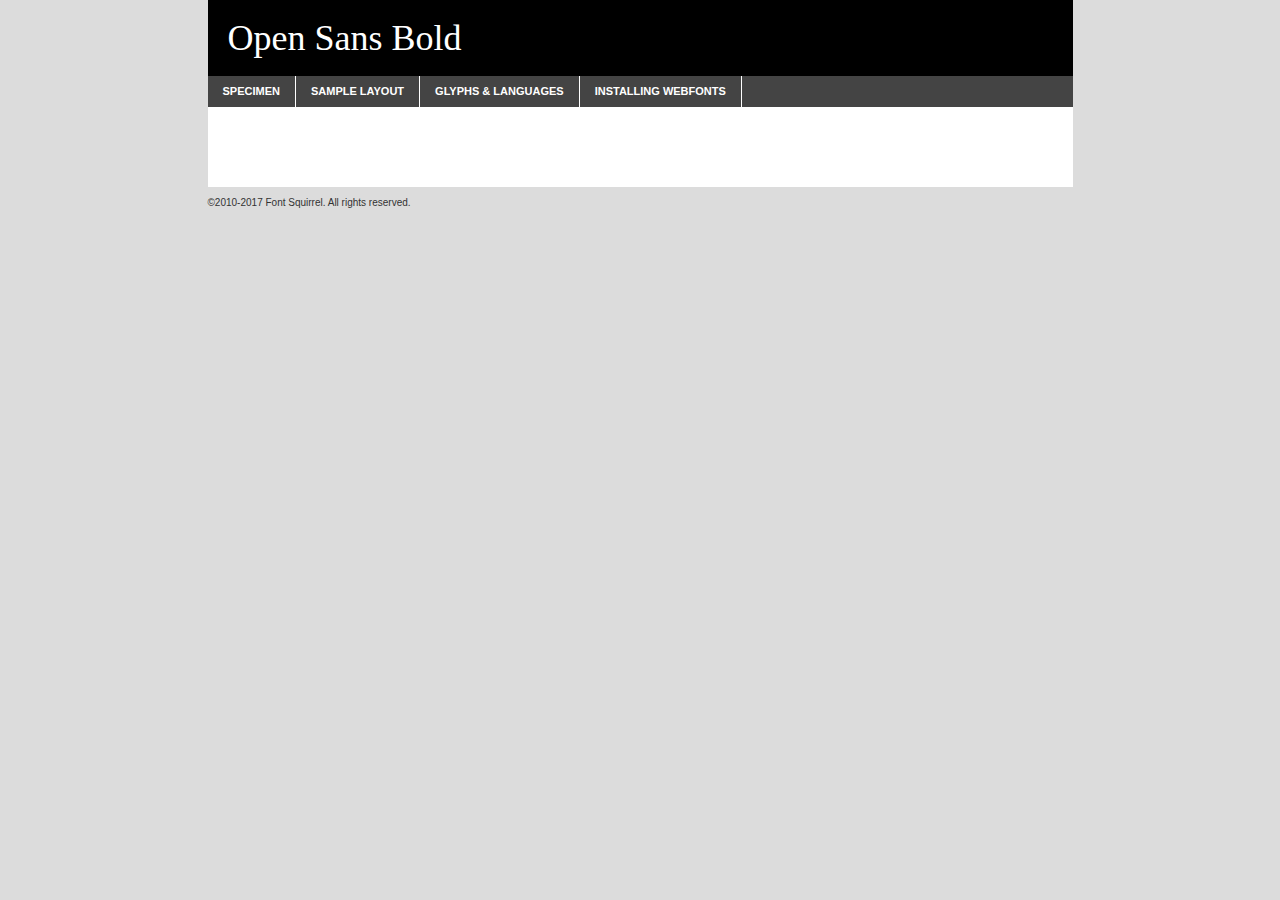
<file: fonts/opensans/opensans-bold-demo.html>
<!DOCTYPE html PUBLIC "-//W3C//DTD XHTML 1.0 Transitional//EN"
	"http://www.w3.org/TR/xhtml1/DTD/xhtml1-transitional.dtd">

<html xmlns="http://www.w3.org/1999/xhtml" xml:lang="en" lang="en">
<head>
	<meta http-equiv="Content-Type" content="text/html; charset=utf-8" />
	<script src="http://ajax.googleapis.com/ajax/libs/jquery/1.7.2/jquery.min.js" type="text/javascript" charset="utf-8"></script>
	<script type="text/javascript">
	(function($){$.fn.easyTabs=function(option){var param=jQuery.extend({fadeSpeed:"fast",defaultContent:1,activeClass:'active'},option);$(this).each(function(){var thisId="#"+this.id;if(param.defaultContent==''){param.defaultContent=1;}
	if(typeof param.defaultContent=="number")
	{var defaultTab=$(thisId+" .tabs li:eq("+(param.defaultContent-1)+") a").attr('href').substr(1);}else{var defaultTab=param.defaultContent;}
	$(thisId+" .tabs li a").each(function(){var tabToHide=$(this).attr('href').substr(1);$("#"+tabToHide).addClass('easytabs-tab-content');});hideAll();changeContent(defaultTab);function hideAll(){$(thisId+" .easytabs-tab-content").hide();}
	function changeContent(tabId){hideAll();$(thisId+" .tabs li").removeClass(param.activeClass);$(thisId+" .tabs li a[href=#"+tabId+"]").closest('li').addClass(param.activeClass);if(param.fadeSpeed!="none")
	{$(thisId+" #"+tabId).fadeIn(param.fadeSpeed);}else{$(thisId+" #"+tabId).show();}}
	$(thisId+" .tabs li").click(function(){var tabId=$(this).find('a').attr('href').substr(1);changeContent(tabId);return false;});});}})(jQuery);
	</script>
	<link rel="stylesheet" href="specimen_files/specimen_stylesheet.css" type="text/css" charset="utf-8" />
	<link rel="stylesheet" href="stylesheet.css" type="text/css" charset="utf-8" />

	<style type="text/css">
					body{
				font-family: 'open_sansbold';
							}
		</style>

	<title>Open Sans Bold Specimen</title>
	
	
	<script type="text/javascript" charset="utf-8">
		$(document).ready(function() {
			$('#container').easyTabs({defaultContent:1});
		});
	</script>
</head>

<body>
<div id="container">
	<div id="header">
		Open Sans Bold	</div>
	<ul class="tabs">
		<li><a href="#specimen">Specimen</a></li>
		<li><a href="#layout">Sample Layout</a></li>
				<li><a href="#glyphs">Glyphs &amp; Languages</a></li>
		<li><a href="#installing">Installing Webfonts</a></li>
		
	</ul>
	
	<div id="main_content">

		
			<div id="specimen">
		
				<div class="section">
					<div class="grid12 firstcol">
						<div class="huge">AaBb</div>
					</div>
				</div>
		
				<div class="section">
					<div class="glyph_range">A&#x200B;B&#x200b;C&#x200b;D&#x200b;E&#x200b;F&#x200b;G&#x200b;H&#x200b;I&#x200b;J&#x200b;K&#x200b;L&#x200b;M&#x200b;N&#x200b;O&#x200b;P&#x200b;Q&#x200b;R&#x200b;S&#x200b;T&#x200b;U&#x200b;V&#x200b;W&#x200b;X&#x200b;Y&#x200b;Z&#x200b;a&#x200b;b&#x200b;c&#x200b;d&#x200b;e&#x200b;f&#x200b;g&#x200b;h&#x200b;i&#x200b;j&#x200b;k&#x200b;l&#x200b;m&#x200b;n&#x200b;o&#x200b;p&#x200b;q&#x200b;r&#x200b;s&#x200b;t&#x200b;u&#x200b;v&#x200b;w&#x200b;x&#x200b;y&#x200b;z&#x200b;1&#x200b;2&#x200b;3&#x200b;4&#x200b;5&#x200b;6&#x200b;7&#x200b;8&#x200b;9&#x200b;0&#x200b;&amp;&#x200b;.&#x200b;,&#x200b;?&#x200b;!&#x200b;&#64;&#x200b;(&#x200b;)&#x200b;#&#x200b;$&#x200b;%&#x200b;*&#x200b;+&#x200b;-&#x200b;=&#x200b;:&#x200b;;</div>
				</div>
				<div class="section">
					<div class="grid12 firstcol">
						<table class="sample_table">
							<tr><td>10</td><td class="size10">abcdefghijklmnopqrstuvwxyzABCDEFGHIJKLMNOPQRSTUVWXYZ0123456789abcdefghijklmnopqrstuvwxyzABCDEFGHIJKLMNOPQRSTUVWXYZ0123456789abcdefghijklmnopqrstuvwxyzABCDEFGHIJKLMNOPQRSTUVWXYZ</td></tr>
							<tr><td>11</td><td class="size11">abcdefghijklmnopqrstuvwxyzABCDEFGHIJKLMNOPQRSTUVWXYZ0123456789abcdefghijklmnopqrstuvwxyzABCDEFGHIJKLMNOPQRSTUVWXYZ0123456789abcdefghijklmnopqrstuvwxyzABCDEFGHIJKLMNOPQRSTUVWXYZ</td></tr>
							<tr><td>12</td><td class="size12">abcdefghijklmnopqrstuvwxyzABCDEFGHIJKLMNOPQRSTUVWXYZ0123456789abcdefghijklmnopqrstuvwxyzABCDEFGHIJKLMNOPQRSTUVWXYZ0123456789abcdefghijklmnopqrstuvwxyzABCDEFGHIJKLMNOPQRSTUVWXYZ</td></tr>
							<tr><td>13</td><td class="size13">abcdefghijklmnopqrstuvwxyzABCDEFGHIJKLMNOPQRSTUVWXYZ0123456789abcdefghijklmnopqrstuvwxyzABCDEFGHIJKLMNOPQRSTUVWXYZ0123456789abcdefghijklmnopqrstuvwxyzABCDEFGHIJKLMNOPQRSTUVWXYZ</td></tr>
							<tr><td>14</td><td class="size14">abcdefghijklmnopqrstuvwxyzABCDEFGHIJKLMNOPQRSTUVWXYZ0123456789abcdefghijklmnopqrstuvwxyzABCDEFGHIJKLMNOPQRSTUVWXYZ0123456789abcdefghijklmnopqrstuvwxyzABCDEFGHIJKLMNOPQRSTUVWXYZ</td></tr>
							<tr><td>16</td><td class="size16">abcdefghijklmnopqrstuvwxyzABCDEFGHIJKLMNOPQRSTUVWXYZ0123456789abcdefghijklmnopqrstuvwxyzABCDEFGHIJKLMNOPQRSTUVWXYZ</td></tr>
							<tr><td>18</td><td class="size18">abcdefghijklmnopqrstuvwxyzABCDEFGHIJKLMNOPQRSTUVWXYZ0123456789abcdefghijklmnopqrstuvwxyzABCDEFGHIJKLMNOPQRSTUVWXYZ</td></tr>
							<tr><td>20</td><td class="size20">abcdefghijklmnopqrstuvwxyzABCDEFGHIJKLMNOPQRSTUVWXYZ0123456789abcdefghijklmnopqrstuvwxyzABCDEFGHIJKLMNOPQRSTUVWXYZ</td></tr>
							<tr><td>24</td><td class="size24">abcdefghijklmnopqrstuvwxyzABCDEFGHIJKLMNOPQRSTUVWXYZ0123456789abcdefghijklmnopqrstuvwxyzABCDEFGHIJKLMNOPQRSTUVWXYZ</td></tr>
							<tr><td>30</td><td class="size30">abcdefghijklmnopqrstuvwxyzABCDEFGHIJKLMNOPQRSTUVWXYZ0123456789abcdefghijklmnopqrstuvwxyzABCDEFGHIJKLMNOPQRSTUVWXYZ</td></tr>
							<tr><td>36</td><td class="size36">abcdefghijklmnopqrstuvwxyzABCDEFGHIJKLMNOPQRSTUVWXYZ0123456789abcdefghijklmnopqrstuvwxyzABCDEFGHIJKLMNOPQRSTUVWXYZ</td></tr>
							<tr><td>48</td><td class="size48">abcdefghijklmnopqrstuvwxyzABCDEFGHIJKLMNOPQRSTUVWXYZ0123456789abcdefghijklmnopqrstuvwxyzABCDEFGHIJKLMNOPQRSTUVWXYZ</td></tr>
							<tr><td>60</td><td class="size60">abcdefghijklmnopqrstuvwxyzABCDEFGHIJKLMNOPQRSTUVWXYZ0123456789abcdefghijklmnopqrstuvwxyzABCDEFGHIJKLMNOPQRSTUVWXYZ</td></tr>
							<tr><td>72</td><td class="size72">abcdefghijklmnopqrstuvwxyzABCDEFGHIJKLMNOPQRSTUVWXYZ0123456789abcdefghijklmnopqrstuvwxyzABCDEFGHIJKLMNOPQRSTUVWXYZ</td></tr>
							<tr><td>90</td><td class="size90">abcdefghijklmnopqrstuvwxyzABCDEFGHIJKLMNOPQRSTUVWXYZ0123456789abcdefghijklmnopqrstuvwxyzABCDEFGHIJKLMNOPQRSTUVWXYZ</td></tr>
						</table>
				
					</div>
			
				</div>
		
		
		
								<div class="section" id="bodycomparison">


										<div id="xheight">
				<div class="fontbody">&#x25FC;&#x25FC;&#x25FC;&#x25FC;&#x25FC;&#x25FC;&#x25FC;&#x25FC;&#x25FC;&#x25FC;&#x25FC;&#x25FC;&#x25FC;&#x25FC;&#x25FC;&#x25FC;&#x25FC;&#x25FC;&#x25FC;&#x25FC;&#x25FC;&#x25FC;&#x25FC;&#x25FC;&#x25FC;&#x25FC;&#x25FC;&#x25FC;&#x25FC;&#x25FC;&#x25FC;&#x25FC;&#x25FC;&#x25FC;&#x25FC;&#x25FC;&#x25FC;&#x25FC;&#x25FC;&#x25FC;&#x25FC;&#x25FC;&#x25FC;&#x25FC;&#x25FC;&#x25FC;&#x25FC;&#x25FC;&#x25FC;&#x25FC;&#x25FC;&#x25FC;&#x25FC;&#x25FC;&#x25FC;&#x25FC;&#x25FC;&#x25FC;&#x25FC;&#x25FC;&#x25FC;&#x25FC;&#x25FC;&#x25FC;&#x25FC;&#x25FC;&#x25FC;&#x25FC;&#x25FC;&#x25FC;&#x25FC;&#x25FC;&#x25FC;&#x25FC;&#x25FC;&#x25FC;&#x25FC;&#x25FC;&#x25FC;&#x25FC;&#x25FC;&#x25FC;&#x25FC;&#x25FC;&#x25FC;&#x25FC;&#x25FC;&#x25FC;&#x25FC;&#x25FC;&#x25FC;&#x25FC;&#x25FC;&#x25FC;&#x25FC;&#x25FC;&#x25FC;&#x25FC;&#x25FC;body</div><div class="arialbody">body</div><div class="verdanabody">body</div><div class="georgiabody">body</div></div>
										<div class="fontbody" style="z-index:1">
											body<span>Open Sans Bold</span>
										</div>
										<div class="arialbody" style="z-index:1">
											body<span>Arial</span>
										</div>
										<div class="verdanabody" style="z-index:1">
											body<span>Verdana</span>
										</div>
										<div class="georgiabody" style="z-index:1">
											body<span>Georgia</span>
										</div>



								</div>
		
		
				<div class="section psample psample_row1" id="">
					
					<div class="grid2 firstcol">
						<p class="size10"><span>10.</span>Aenean lacinia bibendum nulla sed consectetur. Fusce dapibus, tellus ac cursus commodo, tortor mauris condimentum nibh, ut fermentum massa justo sit amet risus. Nullam id dolor id nibh ultricies vehicula ut id elit. Cum sociis natoque penatibus et magnis dis parturient montes, nascetur ridiculus mus. Nulla vitae elit libero, a pharetra augue.</p>
			
					</div>
					<div class="grid3">
						<p class="size11"><span>11.</span>Aenean lacinia bibendum nulla sed consectetur. Fusce dapibus, tellus ac cursus commodo, tortor mauris condimentum nibh, ut fermentum massa justo sit amet risus. Nullam id dolor id nibh ultricies vehicula ut id elit. Cum sociis natoque penatibus et magnis dis parturient montes, nascetur ridiculus mus. Nulla vitae elit libero, a pharetra augue.</p>
			
					</div>
					<div class="grid3">
						<p class="size12"><span>12.</span>Aenean lacinia bibendum nulla sed consectetur. Fusce dapibus, tellus ac cursus commodo, tortor mauris condimentum nibh, ut fermentum massa justo sit amet risus. Nullam id dolor id nibh ultricies vehicula ut id elit. Cum sociis natoque penatibus et magnis dis parturient montes, nascetur ridiculus mus. Nulla vitae elit libero, a pharetra augue.</p>
			
					</div>
					<div class="grid4">
						<p class="size13"><span>13.</span>Aenean lacinia bibendum nulla sed consectetur. Fusce dapibus, tellus ac cursus commodo, tortor mauris condimentum nibh, ut fermentum massa justo sit amet risus. Nullam id dolor id nibh ultricies vehicula ut id elit. Cum sociis natoque penatibus et magnis dis parturient montes, nascetur ridiculus mus. Nulla vitae elit libero, a pharetra augue.</p>
			
					</div>
					<div class="white_blend"></div>
					
				</div>
				<div class="section psample psample_row2" id="">
					<div class="grid3 firstcol">
						<p class="size14"><span>14.</span>Aenean lacinia bibendum nulla sed consectetur. Fusce dapibus, tellus ac cursus commodo, tortor mauris condimentum nibh, ut fermentum massa justo sit amet risus. Nullam id dolor id nibh ultricies vehicula ut id elit. Cum sociis natoque penatibus et magnis dis parturient montes, nascetur ridiculus mus. Nulla vitae elit libero, a pharetra augue.</p>
			
					</div>
					<div class="grid4">
						<p class="size16"><span>16.</span>Aenean lacinia bibendum nulla sed consectetur. Fusce dapibus, tellus ac cursus commodo, tortor mauris condimentum nibh, ut fermentum massa justo sit amet risus. Nullam id dolor id nibh ultricies vehicula ut id elit. Cum sociis natoque penatibus et magnis dis parturient montes, nascetur ridiculus mus. Nulla vitae elit libero, a pharetra augue.</p>
			
					</div>
					<div class="grid5">
						<p class="size18"><span>18.</span>Aenean lacinia bibendum nulla sed consectetur. Fusce dapibus, tellus ac cursus commodo, tortor mauris condimentum nibh, ut fermentum massa justo sit amet risus. Nullam id dolor id nibh ultricies vehicula ut id elit. Cum sociis natoque penatibus et magnis dis parturient montes, nascetur ridiculus mus. Nulla vitae elit libero, a pharetra augue.</p>
			
					</div>

					<div class="white_blend"></div>

				</div>
				
				<div class="section psample psample_row3" id="">
					<div class="grid5 firstcol">
						<p class="size20"><span>20.</span>Aenean lacinia bibendum nulla sed consectetur. Fusce dapibus, tellus ac cursus commodo, tortor mauris condimentum nibh, ut fermentum massa justo sit amet risus. Nullam id dolor id nibh ultricies vehicula ut id elit. Cum sociis natoque penatibus et magnis dis parturient montes, nascetur ridiculus mus. Nulla vitae elit libero, a pharetra augue.</p>
					</div>
					<div class="grid7">
						<p class="size24"><span>24.</span>Aenean lacinia bibendum nulla sed consectetur. Fusce dapibus, tellus ac cursus commodo, tortor mauris condimentum nibh, ut fermentum massa justo sit amet risus. Nullam id dolor id nibh ultricies vehicula ut id elit. Cum sociis natoque penatibus et magnis dis parturient montes, nascetur ridiculus mus. Nulla vitae elit libero, a pharetra augue.</p>
					</div>
					
					<div class="white_blend"></div>
					
				</div>
				
				<div class="section psample psample_row4" id="">
					<div class="grid12 firstcol">
						<p class="size30"><span>30.</span>Aenean lacinia bibendum nulla sed consectetur. Fusce dapibus, tellus ac cursus commodo, tortor mauris condimentum nibh, ut fermentum massa justo sit amet risus. Nullam id dolor id nibh ultricies vehicula ut id elit. Cum sociis natoque penatibus et magnis dis parturient montes, nascetur ridiculus mus. Nulla vitae elit libero, a pharetra augue.</p>
					</div>
					<div class="white_blend"></div>
					
				</div>
				
				
				
				<div class="section psample psample_row1 fullreverse">
					<div class="grid2 firstcol">
						<p class="size10"><span>10.</span>Aenean lacinia bibendum nulla sed consectetur. Fusce dapibus, tellus ac cursus commodo, tortor mauris condimentum nibh, ut fermentum massa justo sit amet risus. Nullam id dolor id nibh ultricies vehicula ut id elit. Cum sociis natoque penatibus et magnis dis parturient montes, nascetur ridiculus mus. Nulla vitae elit libero, a pharetra augue.</p>
			
					</div>
					<div class="grid3">
						<p class="size11"><span>11.</span>Aenean lacinia bibendum nulla sed consectetur. Fusce dapibus, tellus ac cursus commodo, tortor mauris condimentum nibh, ut fermentum massa justo sit amet risus. Nullam id dolor id nibh ultricies vehicula ut id elit. Cum sociis natoque penatibus et magnis dis parturient montes, nascetur ridiculus mus. Nulla vitae elit libero, a pharetra augue.</p>
			
					</div>
					<div class="grid3">
						<p class="size12"><span>12.</span>Aenean lacinia bibendum nulla sed consectetur. Fusce dapibus, tellus ac cursus commodo, tortor mauris condimentum nibh, ut fermentum massa justo sit amet risus. Nullam id dolor id nibh ultricies vehicula ut id elit. Cum sociis natoque penatibus et magnis dis parturient montes, nascetur ridiculus mus. Nulla vitae elit libero, a pharetra augue.</p>
			
					</div>
					<div class="grid4">
						<p class="size13"><span>13.</span>Aenean lacinia bibendum nulla sed consectetur. Fusce dapibus, tellus ac cursus commodo, tortor mauris condimentum nibh, ut fermentum massa justo sit amet risus. Nullam id dolor id nibh ultricies vehicula ut id elit. Cum sociis natoque penatibus et magnis dis parturient montes, nascetur ridiculus mus. Nulla vitae elit libero, a pharetra augue.</p>
			
					</div>
					<div class="black_blend"></div>
					
				</div>
				
				<div class="section psample psample_row2 fullreverse">
					<div class="grid3 firstcol">
						<p class="size14"><span>14.</span>Aenean lacinia bibendum nulla sed consectetur. Fusce dapibus, tellus ac cursus commodo, tortor mauris condimentum nibh, ut fermentum massa justo sit amet risus. Nullam id dolor id nibh ultricies vehicula ut id elit. Cum sociis natoque penatibus et magnis dis parturient montes, nascetur ridiculus mus. Nulla vitae elit libero, a pharetra augue.</p>
			
					</div>
					<div class="grid4">
						<p class="size16"><span>16.</span>Aenean lacinia bibendum nulla sed consectetur. Fusce dapibus, tellus ac cursus commodo, tortor mauris condimentum nibh, ut fermentum massa justo sit amet risus. Nullam id dolor id nibh ultricies vehicula ut id elit. Cum sociis natoque penatibus et magnis dis parturient montes, nascetur ridiculus mus. Nulla vitae elit libero, a pharetra augue.</p>
			
					</div>
					<div class="grid5">
						<p class="size18"><span>18.</span>Aenean lacinia bibendum nulla sed consectetur. Fusce dapibus, tellus ac cursus commodo, tortor mauris condimentum nibh, ut fermentum massa justo sit amet risus. Nullam id dolor id nibh ultricies vehicula ut id elit. Cum sociis natoque penatibus et magnis dis parturient montes, nascetur ridiculus mus. Nulla vitae elit libero, a pharetra augue.</p>
			
					</div>
					<div class="black_blend"></div>

				</div>
				
				<div class="section psample fullreverse psample_row3" id="">
					<div class="grid5 firstcol">
						<p class="size20"><span>20.</span>Aenean lacinia bibendum nulla sed consectetur. Fusce dapibus, tellus ac cursus commodo, tortor mauris condimentum nibh, ut fermentum massa justo sit amet risus. Nullam id dolor id nibh ultricies vehicula ut id elit. Cum sociis natoque penatibus et magnis dis parturient montes, nascetur ridiculus mus. Nulla vitae elit libero, a pharetra augue.</p>
					</div>
					<div class="grid7">
						<p class="size24"><span>24.</span>Aenean lacinia bibendum nulla sed consectetur. Fusce dapibus, tellus ac cursus commodo, tortor mauris condimentum nibh, ut fermentum massa justo sit amet risus. Nullam id dolor id nibh ultricies vehicula ut id elit. Cum sociis natoque penatibus et magnis dis parturient montes, nascetur ridiculus mus. Nulla vitae elit libero, a pharetra augue.</p>
					</div>
					
					<div class="black_blend"></div>
					
				</div>
				
				<div class="section psample fullreverse psample_row4" id="" style="border-bottom: 20px #000 solid;">
					<div class="grid12 firstcol">
						<p class="size30"><span>30.</span>Aenean lacinia bibendum nulla sed consectetur. Fusce dapibus, tellus ac cursus commodo, tortor mauris condimentum nibh, ut fermentum massa justo sit amet risus. Nullam id dolor id nibh ultricies vehicula ut id elit. Cum sociis natoque penatibus et magnis dis parturient montes, nascetur ridiculus mus. Nulla vitae elit libero, a pharetra augue.</p>
					</div>
					<div class="black_blend"></div>
					
				</div>
				
				
				
				
			</div>
			
			<div id="layout">
				
				<div class="section">
					
					<div class="grid12 firstcol">
						<h1>Lorem Ipsum Dolor</h1>
						<h2>Etiam porta sem malesuada magna mollis euismod</h2>
						
						<p class="byline">By <a href="#link">Aenean Lacinia</a></p>
					</div>
				</div>
				<div class="section">
					<div class="grid8 firstcol">
						<p class="large">Donec sed odio dui. Morbi leo risus, porta ac consectetur ac, vestibulum at eros. Fusce dapibus, tellus ac cursus commodo, tortor mauris condimentum nibh, ut fermentum massa justo sit amet risus. </p>

						
						<h3>Pellentesque ornare sem</h3>

						<p>Maecenas sed diam eget risus varius blandit sit amet non magna. Maecenas faucibus mollis interdum. Donec ullamcorper nulla non metus auctor fringilla. Nullam id dolor id nibh ultricies vehicula ut id elit. Nullam id dolor id nibh ultricies vehicula ut id elit. </p>

						<p>Aenean eu leo quam. Pellentesque ornare sem lacinia quam venenatis vestibulum. Lorem ipsum dolor sit amet, consectetur adipiscing elit. Cum sociis natoque penatibus et magnis dis parturient montes, nascetur ridiculus mus. </p>

						<p>Nulla vitae elit libero, a pharetra augue. Praesent commodo cursus magna, vel scelerisque nisl consectetur et. Aenean lacinia bibendum nulla sed consectetur. </p>

						<p>Nullam quis risus eget urna mollis ornare vel eu leo. Nullam quis risus eget urna mollis ornare vel eu leo. Maecenas sed diam eget risus varius blandit sit amet non magna. Donec ullamcorper nulla non metus auctor fringilla. </p>

						<h3>Cras mattis consectetur</h3>

						<p>Aenean eu leo quam. Pellentesque ornare sem lacinia quam venenatis vestibulum. Aenean lacinia bibendum nulla sed consectetur. Integer posuere erat a ante venenatis dapibus posuere velit aliquet. Cras mattis consectetur purus sit amet fermentum. </p>

						<p>Nullam id dolor id nibh ultricies vehicula ut id elit. Nullam quis risus eget urna mollis ornare vel eu leo. Cras mattis consectetur purus sit amet fermentum.</p>
					</div>
					
					<div class="grid4 sidebar">
						
						<div class="box reverse">
							<p class="last">Nullam quis risus eget urna mollis ornare vel eu leo. Donec ullamcorper nulla non metus auctor fringilla. Cras mattis consectetur purus sit amet fermentum. Sed posuere consectetur est at lobortis. Lorem ipsum dolor sit amet, consectetur adipiscing elit. </p>
						</div>
						
						<p class="caption">Maecenas sed diam eget risus varius.</p>

						<p>Vestibulum id ligula porta felis euismod semper. Integer posuere erat a ante venenatis dapibus posuere velit aliquet. Vestibulum id ligula porta felis euismod semper. Sed posuere consectetur est at lobortis. Maecenas sed diam eget risus varius blandit sit amet non magna. Fusce dapibus, tellus ac cursus commodo, tortor mauris condimentum nibh, ut fermentum massa justo sit amet risus. </p>

					

						<p>Duis mollis, est non commodo luctus, nisi erat porttitor ligula, eget lacinia odio sem nec elit. Aenean lacinia bibendum nulla sed consectetur. Vivamus sagittis lacus vel augue laoreet rutrum faucibus dolor auctor. Aenean lacinia bibendum nulla sed consectetur. Nullam quis risus eget urna mollis ornare vel eu leo. </p>

						<p>Praesent commodo cursus magna, vel scelerisque nisl consectetur et. Donec ullamcorper nulla non metus auctor fringilla. Maecenas faucibus mollis interdum. Fusce dapibus, tellus ac cursus commodo, tortor mauris condimentum nibh, ut fermentum massa justo sit amet risus. </p>

					</div>
				</div>
				
			</div>


			



		<div id="glyphs">
			<div class="section">
				<div class="grid12 firstcol">
			
				<h1>Language Support</h1>
				<p>The subset of Open Sans Bold in this kit supports the following languages:<br />
			
					Cyrillic, English, Arrernte, Bislama, Cebuano, Fijian, Gilbertese, Hmong, Ibanag, Iloko_ilokano, Interglossa_glosa, Interlingua, Lojban, Norfolk_pitcairnese, Oromo, Rotokas, Seychelles_creole, Shona, Somali, Southern_ndebele, Swahili, Swati_swazi, Tok_pisin, Turkmen_cyrillic, Uyghur_cyrillic, Votic_cyrillic, Warlpiri, Xhosa, Zulu, Latinbasic, Ubasic, Demo, Russian, Belarusian, Ukrainian, Rusyn, Bulgarian, Macedonian, Moldovan, Ossetian, Tajik, Kildinsami, Komi-permyak, Meadowmari, Hillmari, Udmurt, Khanty, Nenets, Abkhaz, Kabardian, Chechen, Azerbaijani_cyrillic, Kazakh, Kyrgyz_cyrillic, Karachay_cyrillic, Bashkir, Tatar_cyrillic, Khakas, Yakut_sakha, Tuvin, Uzbek_cyrillic, Chuvash, Evenki_cyrillic, Buryat_cyrillic, Khalkha, Kalmyk_cyrillic, Dungan, Serbian_cyrillic				</p>
				<h1>Glyph Chart</h1>
				<p>The subset of Open Sans Bold in this kit includes all the glyphs listed below. Unicode entities are included above each glyph to help you insert individual characters into your layout.</p>
				<div id="glyph_chart">
			
																				 <div><p>&amp;#13;</p>&#13;</div>
																				 <div><p>&amp;#32;</p>&#32;</div>
																				 <div><p>&amp;#33;</p>&#33;</div>
																				 <div><p>&amp;#34;</p>&#34;</div>
																				 <div><p>&amp;#35;</p>&#35;</div>
																				 <div><p>&amp;#36;</p>&#36;</div>
																				 <div><p>&amp;#37;</p>&#37;</div>
																				 <div><p>&amp;#38;</p>&#38;</div>
																				 <div><p>&amp;#39;</p>&#39;</div>
																				 <div><p>&amp;#40;</p>&#40;</div>
																				 <div><p>&amp;#41;</p>&#41;</div>
																				 <div><p>&amp;#42;</p>&#42;</div>
																				 <div><p>&amp;#43;</p>&#43;</div>
																				 <div><p>&amp;#44;</p>&#44;</div>
																				 <div><p>&amp;#45;</p>&#45;</div>
																				 <div><p>&amp;#46;</p>&#46;</div>
																				 <div><p>&amp;#47;</p>&#47;</div>
																				 <div><p>&amp;#48;</p>&#48;</div>
																				 <div><p>&amp;#49;</p>&#49;</div>
																				 <div><p>&amp;#50;</p>&#50;</div>
																				 <div><p>&amp;#51;</p>&#51;</div>
																				 <div><p>&amp;#52;</p>&#52;</div>
																				 <div><p>&amp;#53;</p>&#53;</div>
																				 <div><p>&amp;#54;</p>&#54;</div>
																				 <div><p>&amp;#55;</p>&#55;</div>
																				 <div><p>&amp;#56;</p>&#56;</div>
																				 <div><p>&amp;#57;</p>&#57;</div>
																				 <div><p>&amp;#58;</p>&#58;</div>
																				 <div><p>&amp;#59;</p>&#59;</div>
																				 <div><p>&amp;#60;</p>&#60;</div>
																				 <div><p>&amp;#61;</p>&#61;</div>
																				 <div><p>&amp;#62;</p>&#62;</div>
																				 <div><p>&amp;#63;</p>&#63;</div>
																				 <div><p>&amp;#64;</p>&#64;</div>
																				 <div><p>&amp;#65;</p>&#65;</div>
																				 <div><p>&amp;#66;</p>&#66;</div>
																				 <div><p>&amp;#67;</p>&#67;</div>
																				 <div><p>&amp;#68;</p>&#68;</div>
																				 <div><p>&amp;#69;</p>&#69;</div>
																				 <div><p>&amp;#70;</p>&#70;</div>
																				 <div><p>&amp;#71;</p>&#71;</div>
																				 <div><p>&amp;#72;</p>&#72;</div>
																				 <div><p>&amp;#73;</p>&#73;</div>
																				 <div><p>&amp;#74;</p>&#74;</div>
																				 <div><p>&amp;#75;</p>&#75;</div>
																				 <div><p>&amp;#76;</p>&#76;</div>
																				 <div><p>&amp;#77;</p>&#77;</div>
																				 <div><p>&amp;#78;</p>&#78;</div>
																				 <div><p>&amp;#79;</p>&#79;</div>
																				 <div><p>&amp;#80;</p>&#80;</div>
																				 <div><p>&amp;#81;</p>&#81;</div>
																				 <div><p>&amp;#82;</p>&#82;</div>
																				 <div><p>&amp;#83;</p>&#83;</div>
																				 <div><p>&amp;#84;</p>&#84;</div>
																				 <div><p>&amp;#85;</p>&#85;</div>
																				 <div><p>&amp;#86;</p>&#86;</div>
																				 <div><p>&amp;#87;</p>&#87;</div>
																				 <div><p>&amp;#88;</p>&#88;</div>
																				 <div><p>&amp;#89;</p>&#89;</div>
																				 <div><p>&amp;#90;</p>&#90;</div>
																				 <div><p>&amp;#91;</p>&#91;</div>
																				 <div><p>&amp;#92;</p>&#92;</div>
																				 <div><p>&amp;#93;</p>&#93;</div>
																				 <div><p>&amp;#94;</p>&#94;</div>
																				 <div><p>&amp;#95;</p>&#95;</div>
																				 <div><p>&amp;#96;</p>&#96;</div>
																				 <div><p>&amp;#97;</p>&#97;</div>
																				 <div><p>&amp;#98;</p>&#98;</div>
																				 <div><p>&amp;#99;</p>&#99;</div>
																				 <div><p>&amp;#100;</p>&#100;</div>
																				 <div><p>&amp;#101;</p>&#101;</div>
																				 <div><p>&amp;#102;</p>&#102;</div>
																				 <div><p>&amp;#103;</p>&#103;</div>
																				 <div><p>&amp;#104;</p>&#104;</div>
																				 <div><p>&amp;#105;</p>&#105;</div>
																				 <div><p>&amp;#106;</p>&#106;</div>
																				 <div><p>&amp;#107;</p>&#107;</div>
																				 <div><p>&amp;#108;</p>&#108;</div>
																				 <div><p>&amp;#109;</p>&#109;</div>
																				 <div><p>&amp;#110;</p>&#110;</div>
																				 <div><p>&amp;#111;</p>&#111;</div>
																				 <div><p>&amp;#112;</p>&#112;</div>
																				 <div><p>&amp;#113;</p>&#113;</div>
																				 <div><p>&amp;#114;</p>&#114;</div>
																				 <div><p>&amp;#115;</p>&#115;</div>
																				 <div><p>&amp;#116;</p>&#116;</div>
																				 <div><p>&amp;#117;</p>&#117;</div>
																				 <div><p>&amp;#118;</p>&#118;</div>
																				 <div><p>&amp;#119;</p>&#119;</div>
																				 <div><p>&amp;#120;</p>&#120;</div>
																				 <div><p>&amp;#121;</p>&#121;</div>
																				 <div><p>&amp;#122;</p>&#122;</div>
																				 <div><p>&amp;#123;</p>&#123;</div>
																				 <div><p>&amp;#124;</p>&#124;</div>
																				 <div><p>&amp;#125;</p>&#125;</div>
																				 <div><p>&amp;#126;</p>&#126;</div>
																				 <div><p>&amp;#160;</p>&#160;</div>
																				 <div><p>&amp;#162;</p>&#162;</div>
																				 <div><p>&amp;#163;</p>&#163;</div>
																				 <div><p>&amp;#165;</p>&#165;</div>
																				 <div><p>&amp;#168;</p>&#168;</div>
																				 <div><p>&amp;#169;</p>&#169;</div>
																				 <div><p>&amp;#171;</p>&#171;</div>
																				 <div><p>&amp;#173;</p>&#173;</div>
																				 <div><p>&amp;#174;</p>&#174;</div>
																				 <div><p>&amp;#180;</p>&#180;</div>
																				 <div><p>&amp;#184;</p>&#184;</div>
																				 <div><p>&amp;#187;</p>&#187;</div>
																				 <div><p>&amp;#710;</p>&#710;</div>
																				 <div><p>&amp;#730;</p>&#730;</div>
																				 <div><p>&amp;#732;</p>&#732;</div>
																				 <div><p>&amp;#1024;</p>&#1024;</div>
																				 <div><p>&amp;#1025;</p>&#1025;</div>
																				 <div><p>&amp;#1026;</p>&#1026;</div>
																				 <div><p>&amp;#1027;</p>&#1027;</div>
																				 <div><p>&amp;#1028;</p>&#1028;</div>
																				 <div><p>&amp;#1029;</p>&#1029;</div>
																				 <div><p>&amp;#1030;</p>&#1030;</div>
																				 <div><p>&amp;#1031;</p>&#1031;</div>
																				 <div><p>&amp;#1032;</p>&#1032;</div>
																				 <div><p>&amp;#1033;</p>&#1033;</div>
																				 <div><p>&amp;#1034;</p>&#1034;</div>
																				 <div><p>&amp;#1035;</p>&#1035;</div>
																				 <div><p>&amp;#1036;</p>&#1036;</div>
																				 <div><p>&amp;#1037;</p>&#1037;</div>
																				 <div><p>&amp;#1038;</p>&#1038;</div>
																				 <div><p>&amp;#1039;</p>&#1039;</div>
																				 <div><p>&amp;#1040;</p>&#1040;</div>
																				 <div><p>&amp;#1041;</p>&#1041;</div>
																				 <div><p>&amp;#1042;</p>&#1042;</div>
																				 <div><p>&amp;#1043;</p>&#1043;</div>
																				 <div><p>&amp;#1044;</p>&#1044;</div>
																				 <div><p>&amp;#1045;</p>&#1045;</div>
																				 <div><p>&amp;#1046;</p>&#1046;</div>
																				 <div><p>&amp;#1047;</p>&#1047;</div>
																				 <div><p>&amp;#1048;</p>&#1048;</div>
																				 <div><p>&amp;#1049;</p>&#1049;</div>
																				 <div><p>&amp;#1050;</p>&#1050;</div>
																				 <div><p>&amp;#1051;</p>&#1051;</div>
																				 <div><p>&amp;#1052;</p>&#1052;</div>
																				 <div><p>&amp;#1053;</p>&#1053;</div>
																				 <div><p>&amp;#1054;</p>&#1054;</div>
																				 <div><p>&amp;#1055;</p>&#1055;</div>
																				 <div><p>&amp;#1056;</p>&#1056;</div>
																				 <div><p>&amp;#1057;</p>&#1057;</div>
																				 <div><p>&amp;#1058;</p>&#1058;</div>
																				 <div><p>&amp;#1059;</p>&#1059;</div>
																				 <div><p>&amp;#1060;</p>&#1060;</div>
																				 <div><p>&amp;#1061;</p>&#1061;</div>
																				 <div><p>&amp;#1062;</p>&#1062;</div>
																				 <div><p>&amp;#1063;</p>&#1063;</div>
																				 <div><p>&amp;#1064;</p>&#1064;</div>
																				 <div><p>&amp;#1065;</p>&#1065;</div>
																				 <div><p>&amp;#1066;</p>&#1066;</div>
																				 <div><p>&amp;#1067;</p>&#1067;</div>
																				 <div><p>&amp;#1068;</p>&#1068;</div>
																				 <div><p>&amp;#1069;</p>&#1069;</div>
																				 <div><p>&amp;#1070;</p>&#1070;</div>
																				 <div><p>&amp;#1071;</p>&#1071;</div>
																				 <div><p>&amp;#1072;</p>&#1072;</div>
																				 <div><p>&amp;#1073;</p>&#1073;</div>
																				 <div><p>&amp;#1074;</p>&#1074;</div>
																				 <div><p>&amp;#1075;</p>&#1075;</div>
																				 <div><p>&amp;#1076;</p>&#1076;</div>
																				 <div><p>&amp;#1077;</p>&#1077;</div>
																				 <div><p>&amp;#1078;</p>&#1078;</div>
																				 <div><p>&amp;#1079;</p>&#1079;</div>
																				 <div><p>&amp;#1080;</p>&#1080;</div>
																				 <div><p>&amp;#1081;</p>&#1081;</div>
																				 <div><p>&amp;#1082;</p>&#1082;</div>
																				 <div><p>&amp;#1083;</p>&#1083;</div>
																				 <div><p>&amp;#1084;</p>&#1084;</div>
																				 <div><p>&amp;#1085;</p>&#1085;</div>
																				 <div><p>&amp;#1086;</p>&#1086;</div>
																				 <div><p>&amp;#1087;</p>&#1087;</div>
																				 <div><p>&amp;#1088;</p>&#1088;</div>
																				 <div><p>&amp;#1089;</p>&#1089;</div>
																				 <div><p>&amp;#1090;</p>&#1090;</div>
																				 <div><p>&amp;#1091;</p>&#1091;</div>
																				 <div><p>&amp;#1092;</p>&#1092;</div>
																				 <div><p>&amp;#1093;</p>&#1093;</div>
																				 <div><p>&amp;#1094;</p>&#1094;</div>
																				 <div><p>&amp;#1095;</p>&#1095;</div>
																				 <div><p>&amp;#1096;</p>&#1096;</div>
																				 <div><p>&amp;#1097;</p>&#1097;</div>
																				 <div><p>&amp;#1098;</p>&#1098;</div>
																				 <div><p>&amp;#1099;</p>&#1099;</div>
																				 <div><p>&amp;#1100;</p>&#1100;</div>
																				 <div><p>&amp;#1101;</p>&#1101;</div>
																				 <div><p>&amp;#1102;</p>&#1102;</div>
																				 <div><p>&amp;#1103;</p>&#1103;</div>
																				 <div><p>&amp;#1104;</p>&#1104;</div>
																				 <div><p>&amp;#1105;</p>&#1105;</div>
																				 <div><p>&amp;#1106;</p>&#1106;</div>
																				 <div><p>&amp;#1107;</p>&#1107;</div>
																				 <div><p>&amp;#1108;</p>&#1108;</div>
																				 <div><p>&amp;#1109;</p>&#1109;</div>
																				 <div><p>&amp;#1110;</p>&#1110;</div>
																				 <div><p>&amp;#1111;</p>&#1111;</div>
																				 <div><p>&amp;#1112;</p>&#1112;</div>
																				 <div><p>&amp;#1113;</p>&#1113;</div>
																				 <div><p>&amp;#1114;</p>&#1114;</div>
																				 <div><p>&amp;#1115;</p>&#1115;</div>
																				 <div><p>&amp;#1116;</p>&#1116;</div>
																				 <div><p>&amp;#1117;</p>&#1117;</div>
																				 <div><p>&amp;#1118;</p>&#1118;</div>
																				 <div><p>&amp;#1119;</p>&#1119;</div>
																				 <div><p>&amp;#1120;</p>&#1120;</div>
																				 <div><p>&amp;#1121;</p>&#1121;</div>
																				 <div><p>&amp;#1122;</p>&#1122;</div>
																				 <div><p>&amp;#1123;</p>&#1123;</div>
																				 <div><p>&amp;#1124;</p>&#1124;</div>
																				 <div><p>&amp;#1125;</p>&#1125;</div>
																				 <div><p>&amp;#1126;</p>&#1126;</div>
																				 <div><p>&amp;#1127;</p>&#1127;</div>
																				 <div><p>&amp;#1128;</p>&#1128;</div>
																				 <div><p>&amp;#1129;</p>&#1129;</div>
																				 <div><p>&amp;#1130;</p>&#1130;</div>
																				 <div><p>&amp;#1131;</p>&#1131;</div>
																				 <div><p>&amp;#1132;</p>&#1132;</div>
																				 <div><p>&amp;#1133;</p>&#1133;</div>
																				 <div><p>&amp;#1134;</p>&#1134;</div>
																				 <div><p>&amp;#1135;</p>&#1135;</div>
																				 <div><p>&amp;#1136;</p>&#1136;</div>
																				 <div><p>&amp;#1137;</p>&#1137;</div>
																				 <div><p>&amp;#1138;</p>&#1138;</div>
																				 <div><p>&amp;#1139;</p>&#1139;</div>
																				 <div><p>&amp;#1140;</p>&#1140;</div>
																				 <div><p>&amp;#1141;</p>&#1141;</div>
																				 <div><p>&amp;#1142;</p>&#1142;</div>
																				 <div><p>&amp;#1143;</p>&#1143;</div>
																				 <div><p>&amp;#1144;</p>&#1144;</div>
																				 <div><p>&amp;#1145;</p>&#1145;</div>
																				 <div><p>&amp;#1146;</p>&#1146;</div>
																				 <div><p>&amp;#1147;</p>&#1147;</div>
																				 <div><p>&amp;#1148;</p>&#1148;</div>
																				 <div><p>&amp;#1149;</p>&#1149;</div>
																				 <div><p>&amp;#1150;</p>&#1150;</div>
																				 <div><p>&amp;#1151;</p>&#1151;</div>
																				 <div><p>&amp;#1152;</p>&#1152;</div>
																				 <div><p>&amp;#1153;</p>&#1153;</div>
																				 <div><p>&amp;#1154;</p>&#1154;</div>
																				 <div><p>&amp;#1155;</p>&#1155;</div>
																				 <div><p>&amp;#1156;</p>&#1156;</div>
																				 <div><p>&amp;#1157;</p>&#1157;</div>
																				 <div><p>&amp;#1158;</p>&#1158;</div>
																				 <div><p>&amp;#1160;</p>&#1160;</div>
																				 <div><p>&amp;#1161;</p>&#1161;</div>
																				 <div><p>&amp;#1162;</p>&#1162;</div>
																				 <div><p>&amp;#1163;</p>&#1163;</div>
																				 <div><p>&amp;#1164;</p>&#1164;</div>
																				 <div><p>&amp;#1165;</p>&#1165;</div>
																				 <div><p>&amp;#1166;</p>&#1166;</div>
																				 <div><p>&amp;#1167;</p>&#1167;</div>
																				 <div><p>&amp;#1168;</p>&#1168;</div>
																				 <div><p>&amp;#1169;</p>&#1169;</div>
																				 <div><p>&amp;#1170;</p>&#1170;</div>
																				 <div><p>&amp;#1171;</p>&#1171;</div>
																				 <div><p>&amp;#1172;</p>&#1172;</div>
																				 <div><p>&amp;#1173;</p>&#1173;</div>
																				 <div><p>&amp;#1174;</p>&#1174;</div>
																				 <div><p>&amp;#1175;</p>&#1175;</div>
																				 <div><p>&amp;#1176;</p>&#1176;</div>
																				 <div><p>&amp;#1177;</p>&#1177;</div>
																				 <div><p>&amp;#1178;</p>&#1178;</div>
																				 <div><p>&amp;#1179;</p>&#1179;</div>
																				 <div><p>&amp;#1180;</p>&#1180;</div>
																				 <div><p>&amp;#1181;</p>&#1181;</div>
																				 <div><p>&amp;#1182;</p>&#1182;</div>
																				 <div><p>&amp;#1183;</p>&#1183;</div>
																				 <div><p>&amp;#1184;</p>&#1184;</div>
																				 <div><p>&amp;#1185;</p>&#1185;</div>
																				 <div><p>&amp;#1186;</p>&#1186;</div>
																				 <div><p>&amp;#1187;</p>&#1187;</div>
																				 <div><p>&amp;#1188;</p>&#1188;</div>
																				 <div><p>&amp;#1189;</p>&#1189;</div>
																				 <div><p>&amp;#1190;</p>&#1190;</div>
																				 <div><p>&amp;#1191;</p>&#1191;</div>
																				 <div><p>&amp;#1192;</p>&#1192;</div>
																				 <div><p>&amp;#1193;</p>&#1193;</div>
																				 <div><p>&amp;#1194;</p>&#1194;</div>
																				 <div><p>&amp;#1195;</p>&#1195;</div>
																				 <div><p>&amp;#1196;</p>&#1196;</div>
																				 <div><p>&amp;#1197;</p>&#1197;</div>
																				 <div><p>&amp;#1198;</p>&#1198;</div>
																				 <div><p>&amp;#1199;</p>&#1199;</div>
																				 <div><p>&amp;#1200;</p>&#1200;</div>
																				 <div><p>&amp;#1201;</p>&#1201;</div>
																				 <div><p>&amp;#1202;</p>&#1202;</div>
																				 <div><p>&amp;#1203;</p>&#1203;</div>
																				 <div><p>&amp;#1204;</p>&#1204;</div>
																				 <div><p>&amp;#1205;</p>&#1205;</div>
																				 <div><p>&amp;#1206;</p>&#1206;</div>
																				 <div><p>&amp;#1207;</p>&#1207;</div>
																				 <div><p>&amp;#1208;</p>&#1208;</div>
																				 <div><p>&amp;#1209;</p>&#1209;</div>
																				 <div><p>&amp;#1210;</p>&#1210;</div>
																				 <div><p>&amp;#1211;</p>&#1211;</div>
																				 <div><p>&amp;#1212;</p>&#1212;</div>
																				 <div><p>&amp;#1213;</p>&#1213;</div>
																				 <div><p>&amp;#1214;</p>&#1214;</div>
																				 <div><p>&amp;#1215;</p>&#1215;</div>
																				 <div><p>&amp;#1216;</p>&#1216;</div>
																				 <div><p>&amp;#1217;</p>&#1217;</div>
																				 <div><p>&amp;#1218;</p>&#1218;</div>
																				 <div><p>&amp;#1219;</p>&#1219;</div>
																				 <div><p>&amp;#1220;</p>&#1220;</div>
																				 <div><p>&amp;#1221;</p>&#1221;</div>
																				 <div><p>&amp;#1222;</p>&#1222;</div>
																				 <div><p>&amp;#1223;</p>&#1223;</div>
																				 <div><p>&amp;#1224;</p>&#1224;</div>
																				 <div><p>&amp;#1225;</p>&#1225;</div>
																				 <div><p>&amp;#1226;</p>&#1226;</div>
																				 <div><p>&amp;#1227;</p>&#1227;</div>
																				 <div><p>&amp;#1228;</p>&#1228;</div>
																				 <div><p>&amp;#1229;</p>&#1229;</div>
																				 <div><p>&amp;#1230;</p>&#1230;</div>
																				 <div><p>&amp;#1231;</p>&#1231;</div>
																				 <div><p>&amp;#1232;</p>&#1232;</div>
																				 <div><p>&amp;#1233;</p>&#1233;</div>
																				 <div><p>&amp;#1234;</p>&#1234;</div>
																				 <div><p>&amp;#1235;</p>&#1235;</div>
																				 <div><p>&amp;#1236;</p>&#1236;</div>
																				 <div><p>&amp;#1237;</p>&#1237;</div>
																				 <div><p>&amp;#1238;</p>&#1238;</div>
																				 <div><p>&amp;#1239;</p>&#1239;</div>
																				 <div><p>&amp;#1240;</p>&#1240;</div>
																				 <div><p>&amp;#1241;</p>&#1241;</div>
																				 <div><p>&amp;#1242;</p>&#1242;</div>
																				 <div><p>&amp;#1243;</p>&#1243;</div>
																				 <div><p>&amp;#1244;</p>&#1244;</div>
																				 <div><p>&amp;#1245;</p>&#1245;</div>
																				 <div><p>&amp;#1246;</p>&#1246;</div>
																				 <div><p>&amp;#1247;</p>&#1247;</div>
																				 <div><p>&amp;#1248;</p>&#1248;</div>
																				 <div><p>&amp;#1249;</p>&#1249;</div>
																				 <div><p>&amp;#1250;</p>&#1250;</div>
																				 <div><p>&amp;#1251;</p>&#1251;</div>
																				 <div><p>&amp;#1252;</p>&#1252;</div>
																				 <div><p>&amp;#1253;</p>&#1253;</div>
																				 <div><p>&amp;#1254;</p>&#1254;</div>
																				 <div><p>&amp;#1255;</p>&#1255;</div>
																				 <div><p>&amp;#1256;</p>&#1256;</div>
																				 <div><p>&amp;#1257;</p>&#1257;</div>
																				 <div><p>&amp;#1258;</p>&#1258;</div>
																				 <div><p>&amp;#1259;</p>&#1259;</div>
																				 <div><p>&amp;#1260;</p>&#1260;</div>
																				 <div><p>&amp;#1261;</p>&#1261;</div>
																				 <div><p>&amp;#1262;</p>&#1262;</div>
																				 <div><p>&amp;#1263;</p>&#1263;</div>
																				 <div><p>&amp;#1264;</p>&#1264;</div>
																				 <div><p>&amp;#1265;</p>&#1265;</div>
																				 <div><p>&amp;#1266;</p>&#1266;</div>
																				 <div><p>&amp;#1267;</p>&#1267;</div>
																				 <div><p>&amp;#1268;</p>&#1268;</div>
																				 <div><p>&amp;#1269;</p>&#1269;</div>
																				 <div><p>&amp;#1270;</p>&#1270;</div>
																				 <div><p>&amp;#1271;</p>&#1271;</div>
																				 <div><p>&amp;#1272;</p>&#1272;</div>
																				 <div><p>&amp;#1273;</p>&#1273;</div>
																				 <div><p>&amp;#1274;</p>&#1274;</div>
																				 <div><p>&amp;#1275;</p>&#1275;</div>
																				 <div><p>&amp;#1276;</p>&#1276;</div>
																				 <div><p>&amp;#1277;</p>&#1277;</div>
																				 <div><p>&amp;#1278;</p>&#1278;</div>
																				 <div><p>&amp;#1279;</p>&#1279;</div>
																				 <div><p>&amp;#8192;</p>&#8192;</div>
																				 <div><p>&amp;#8193;</p>&#8193;</div>
																				 <div><p>&amp;#8194;</p>&#8194;</div>
																				 <div><p>&amp;#8195;</p>&#8195;</div>
																				 <div><p>&amp;#8196;</p>&#8196;</div>
																				 <div><p>&amp;#8197;</p>&#8197;</div>
																				 <div><p>&amp;#8198;</p>&#8198;</div>
																				 <div><p>&amp;#8199;</p>&#8199;</div>
																				 <div><p>&amp;#8200;</p>&#8200;</div>
																				 <div><p>&amp;#8201;</p>&#8201;</div>
																				 <div><p>&amp;#8202;</p>&#8202;</div>
																				 <div><p>&amp;#8208;</p>&#8208;</div>
																				 <div><p>&amp;#8209;</p>&#8209;</div>
																				 <div><p>&amp;#8210;</p>&#8210;</div>
																				 <div><p>&amp;#8211;</p>&#8211;</div>
																				 <div><p>&amp;#8212;</p>&#8212;</div>
																				 <div><p>&amp;#8216;</p>&#8216;</div>
																				 <div><p>&amp;#8217;</p>&#8217;</div>
																				 <div><p>&amp;#8218;</p>&#8218;</div>
																				 <div><p>&amp;#8220;</p>&#8220;</div>
																				 <div><p>&amp;#8221;</p>&#8221;</div>
																				 <div><p>&amp;#8222;</p>&#8222;</div>
																				 <div><p>&amp;#8230;</p>&#8230;</div>
																				 <div><p>&amp;#8239;</p>&#8239;</div>
																				 <div><p>&amp;#8249;</p>&#8249;</div>
																				 <div><p>&amp;#8250;</p>&#8250;</div>
																				 <div><p>&amp;#8287;</p>&#8287;</div>
																				 <div><p>&amp;#8364;</p>&#8364;</div>
																				 <div><p>&amp;#8482;</p>&#8482;</div>
																				 <div><p>&amp;#9724;</p>&#9724;</div>
																																						</div>	
				</div>
		
		
			</div>
		</div>
		
		
		<div id="specs">
			
		</div>
	
		<div id="installing">
			<div class="section">
				<div class="grid7 firstcol">
					<h1>Installing Webfonts</h1>
					
					<p>Webfonts are supported by all major browser platforms but not all in the same way. There are currently four different font formats that must be included in order to target all browsers. This includes TTF, WOFF, EOT and SVG.</p>
					
					<h2>1. Upload your webfonts</h2>
					<p>You must upload your webfont kit to your website. They should be in or near the same directory as your CSS files.</p>
					
					<h2>2. Include the webfont stylesheet</h2>
					<p>A special CSS @font-face declaration helps the various browsers select the appropriate font it needs without causing you a bunch of headaches. Learn more about this syntax by reading the <a href="https://www.fontspring.com/blog/further-hardening-of-the-bulletproof-syntax">Fontspring blog post</a> about it. The code for it is as follows:</p>


<code>
@font-face{ 
	font-family: 'MyWebFont';
	src: url('WebFont.eot');
	src: url('WebFont.eot?#iefix') format('embedded-opentype'),
	     url('WebFont.woff') format('woff'),
	     url('WebFont.ttf') format('truetype'),
	     url('WebFont.svg#webfont') format('svg');
}
</code>

	<p>We've already gone ahead and generated the code for you. All you have to do is link to the stylesheet in your HTML, like this:</p>
	<code>&lt;link rel=&quot;stylesheet&quot; href=&quot;stylesheet.css&quot; type=&quot;text/css&quot; charset=&quot;utf-8&quot; /&gt;</code>

					<h2>3. Modify your own stylesheet</h2>
					<p>To take advantage of your new fonts, you must tell your stylesheet to use them. Look at the original @font-face declaration above and find the property called "font-family." The name linked there will be what you use to reference the font. Prepend that webfont name to the font stack in the "font-family" property, inside the selector you want to change. For example:</p>
<code>p { font-family: 'WebFont', Arial, sans-serif; }</code>

<h2>4. Test</h2>
<p>Getting webfonts to work cross-browser <em>can</em> be tricky. Use the information in the sidebar to help you if you find that fonts aren't loading in a particular browser.</p>
				</div>
				
				<div class="grid5 sidebar">
					<div class="box">
						<h2>Troubleshooting<br />Font-Face Problems</h2>
						<p>Having trouble getting your webfonts to load in your new website? Here are some tips to sort out what might be the problem.</p>

						<h3>Fonts not showing in any browser</h3>

						<p>This sounds like you need to work on the plumbing. You either did not upload the fonts to the correct directory, or you did not link the fonts properly in the CSS. If you've confirmed that all this is correct and you still have a problem, take a look at your .htaccess file and see if requests are getting intercepted.</p>

						<h3>Fonts not loading in iPhone or iPad</h3>

						<p>The most common problem here is that you are serving the fonts from an IIS server. IIS refuses to serve files that have unknown MIME types. If that is the case, you must set the MIME type for SVG to "image/svg+xml" in the server settings. Follow these instructions from Microsoft if you need help.</p>

						<h3>Fonts not loading in Firefox</h3>

						<p>The primary reason for this failure? You are still using a version Firefox older than 3.5. So upgrade already! If that isn't it, then you are very likely serving fonts from a different domain. Firefox requires that all font assets be served from the same domain. Lastly it is possible that you need to add WOFF to your list of MIME types (if you are serving via IIS.)</p>

						<h3>Fonts not loading in IE</h3>

						<p>Are you looking at Internet Explorer on an actual Windows machine or are you cheating by using a service like Adobe BrowserLab? Many of these screenshot services do not render @font-face for IE. Best to test it on a real machine.</p>

						<h3>Fonts not loading in IE9</h3>

						<p>IE9, like Firefox, requires that fonts be served from the same domain as the website. Make sure that is the case.</p>
					</div>
				</div>
			</div>
			
		</div>
	
	</div>
	<div id="footer">
		<p>&copy;2010-2017 Font Squirrel. All rights reserved.</p>
	</div>
</div>
</body>
</html>
</file>
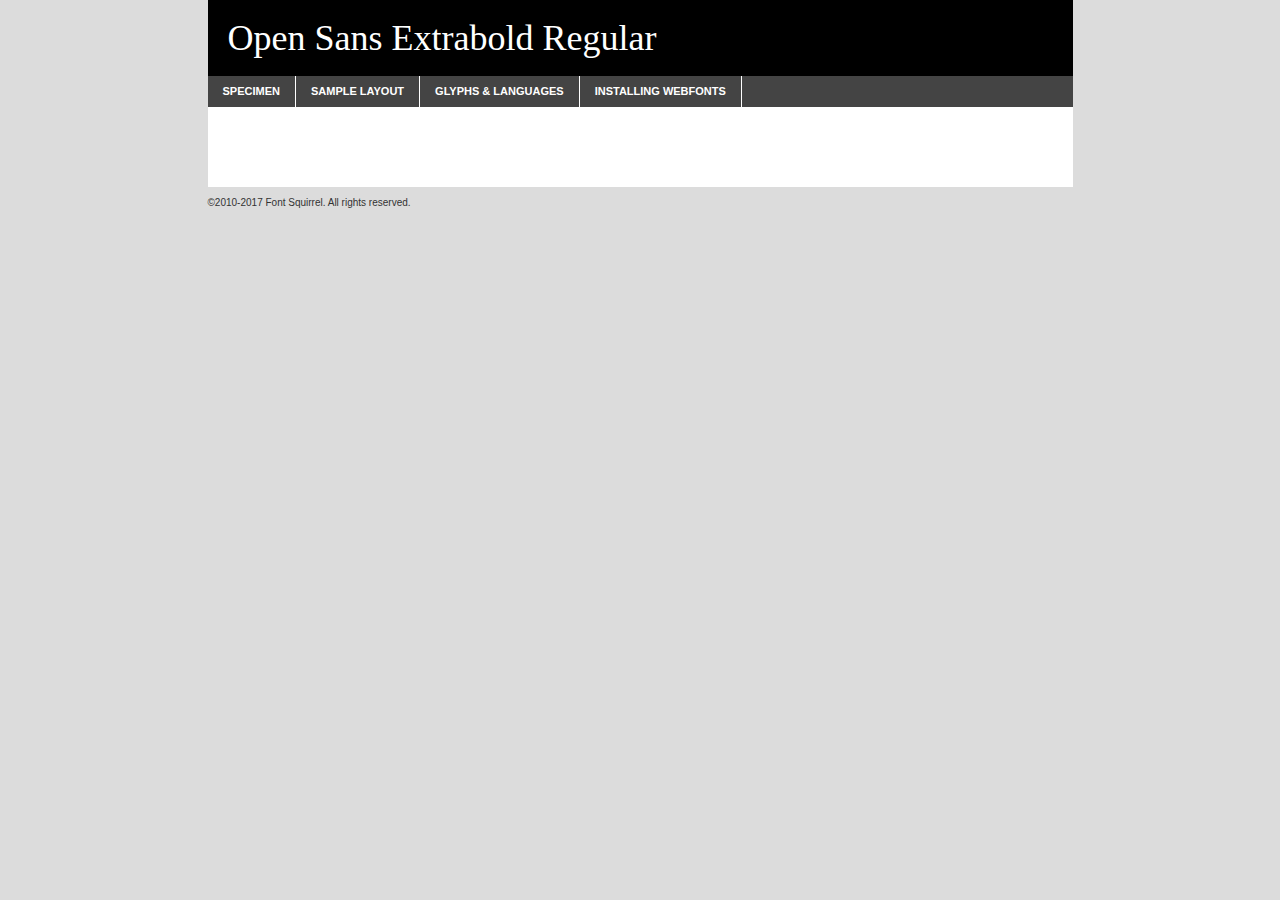
<file: fonts/opensans/opensans-extrabold-demo.html>
<!DOCTYPE html PUBLIC "-//W3C//DTD XHTML 1.0 Transitional//EN"
	"http://www.w3.org/TR/xhtml1/DTD/xhtml1-transitional.dtd">

<html xmlns="http://www.w3.org/1999/xhtml" xml:lang="en" lang="en">
<head>
	<meta http-equiv="Content-Type" content="text/html; charset=utf-8" />
	<script src="http://ajax.googleapis.com/ajax/libs/jquery/1.7.2/jquery.min.js" type="text/javascript" charset="utf-8"></script>
	<script type="text/javascript">
	(function($){$.fn.easyTabs=function(option){var param=jQuery.extend({fadeSpeed:"fast",defaultContent:1,activeClass:'active'},option);$(this).each(function(){var thisId="#"+this.id;if(param.defaultContent==''){param.defaultContent=1;}
	if(typeof param.defaultContent=="number")
	{var defaultTab=$(thisId+" .tabs li:eq("+(param.defaultContent-1)+") a").attr('href').substr(1);}else{var defaultTab=param.defaultContent;}
	$(thisId+" .tabs li a").each(function(){var tabToHide=$(this).attr('href').substr(1);$("#"+tabToHide).addClass('easytabs-tab-content');});hideAll();changeContent(defaultTab);function hideAll(){$(thisId+" .easytabs-tab-content").hide();}
	function changeContent(tabId){hideAll();$(thisId+" .tabs li").removeClass(param.activeClass);$(thisId+" .tabs li a[href=#"+tabId+"]").closest('li').addClass(param.activeClass);if(param.fadeSpeed!="none")
	{$(thisId+" #"+tabId).fadeIn(param.fadeSpeed);}else{$(thisId+" #"+tabId).show();}}
	$(thisId+" .tabs li").click(function(){var tabId=$(this).find('a').attr('href').substr(1);changeContent(tabId);return false;});});}})(jQuery);
	</script>
	<link rel="stylesheet" href="specimen_files/specimen_stylesheet.css" type="text/css" charset="utf-8" />
	<link rel="stylesheet" href="stylesheet.css" type="text/css" charset="utf-8" />

	<style type="text/css">
					body{
				font-family: 'open_sansextrabold';
							}
		</style>

	<title>Open Sans Extrabold Regular Specimen</title>
	
	
	<script type="text/javascript" charset="utf-8">
		$(document).ready(function() {
			$('#container').easyTabs({defaultContent:1});
		});
	</script>
</head>

<body>
<div id="container">
	<div id="header">
		Open Sans Extrabold Regular	</div>
	<ul class="tabs">
		<li><a href="#specimen">Specimen</a></li>
		<li><a href="#layout">Sample Layout</a></li>
				<li><a href="#glyphs">Glyphs &amp; Languages</a></li>
		<li><a href="#installing">Installing Webfonts</a></li>
		
	</ul>
	
	<div id="main_content">

		
			<div id="specimen">
		
				<div class="section">
					<div class="grid12 firstcol">
						<div class="huge">AaBb</div>
					</div>
				</div>
		
				<div class="section">
					<div class="glyph_range">A&#x200B;B&#x200b;C&#x200b;D&#x200b;E&#x200b;F&#x200b;G&#x200b;H&#x200b;I&#x200b;J&#x200b;K&#x200b;L&#x200b;M&#x200b;N&#x200b;O&#x200b;P&#x200b;Q&#x200b;R&#x200b;S&#x200b;T&#x200b;U&#x200b;V&#x200b;W&#x200b;X&#x200b;Y&#x200b;Z&#x200b;a&#x200b;b&#x200b;c&#x200b;d&#x200b;e&#x200b;f&#x200b;g&#x200b;h&#x200b;i&#x200b;j&#x200b;k&#x200b;l&#x200b;m&#x200b;n&#x200b;o&#x200b;p&#x200b;q&#x200b;r&#x200b;s&#x200b;t&#x200b;u&#x200b;v&#x200b;w&#x200b;x&#x200b;y&#x200b;z&#x200b;1&#x200b;2&#x200b;3&#x200b;4&#x200b;5&#x200b;6&#x200b;7&#x200b;8&#x200b;9&#x200b;0&#x200b;&amp;&#x200b;.&#x200b;,&#x200b;?&#x200b;!&#x200b;&#64;&#x200b;(&#x200b;)&#x200b;#&#x200b;$&#x200b;%&#x200b;*&#x200b;+&#x200b;-&#x200b;=&#x200b;:&#x200b;;</div>
				</div>
				<div class="section">
					<div class="grid12 firstcol">
						<table class="sample_table">
							<tr><td>10</td><td class="size10">abcdefghijklmnopqrstuvwxyzABCDEFGHIJKLMNOPQRSTUVWXYZ0123456789abcdefghijklmnopqrstuvwxyzABCDEFGHIJKLMNOPQRSTUVWXYZ0123456789abcdefghijklmnopqrstuvwxyzABCDEFGHIJKLMNOPQRSTUVWXYZ</td></tr>
							<tr><td>11</td><td class="size11">abcdefghijklmnopqrstuvwxyzABCDEFGHIJKLMNOPQRSTUVWXYZ0123456789abcdefghijklmnopqrstuvwxyzABCDEFGHIJKLMNOPQRSTUVWXYZ0123456789abcdefghijklmnopqrstuvwxyzABCDEFGHIJKLMNOPQRSTUVWXYZ</td></tr>
							<tr><td>12</td><td class="size12">abcdefghijklmnopqrstuvwxyzABCDEFGHIJKLMNOPQRSTUVWXYZ0123456789abcdefghijklmnopqrstuvwxyzABCDEFGHIJKLMNOPQRSTUVWXYZ0123456789abcdefghijklmnopqrstuvwxyzABCDEFGHIJKLMNOPQRSTUVWXYZ</td></tr>
							<tr><td>13</td><td class="size13">abcdefghijklmnopqrstuvwxyzABCDEFGHIJKLMNOPQRSTUVWXYZ0123456789abcdefghijklmnopqrstuvwxyzABCDEFGHIJKLMNOPQRSTUVWXYZ0123456789abcdefghijklmnopqrstuvwxyzABCDEFGHIJKLMNOPQRSTUVWXYZ</td></tr>
							<tr><td>14</td><td class="size14">abcdefghijklmnopqrstuvwxyzABCDEFGHIJKLMNOPQRSTUVWXYZ0123456789abcdefghijklmnopqrstuvwxyzABCDEFGHIJKLMNOPQRSTUVWXYZ0123456789abcdefghijklmnopqrstuvwxyzABCDEFGHIJKLMNOPQRSTUVWXYZ</td></tr>
							<tr><td>16</td><td class="size16">abcdefghijklmnopqrstuvwxyzABCDEFGHIJKLMNOPQRSTUVWXYZ0123456789abcdefghijklmnopqrstuvwxyzABCDEFGHIJKLMNOPQRSTUVWXYZ</td></tr>
							<tr><td>18</td><td class="size18">abcdefghijklmnopqrstuvwxyzABCDEFGHIJKLMNOPQRSTUVWXYZ0123456789abcdefghijklmnopqrstuvwxyzABCDEFGHIJKLMNOPQRSTUVWXYZ</td></tr>
							<tr><td>20</td><td class="size20">abcdefghijklmnopqrstuvwxyzABCDEFGHIJKLMNOPQRSTUVWXYZ0123456789abcdefghijklmnopqrstuvwxyzABCDEFGHIJKLMNOPQRSTUVWXYZ</td></tr>
							<tr><td>24</td><td class="size24">abcdefghijklmnopqrstuvwxyzABCDEFGHIJKLMNOPQRSTUVWXYZ0123456789abcdefghijklmnopqrstuvwxyzABCDEFGHIJKLMNOPQRSTUVWXYZ</td></tr>
							<tr><td>30</td><td class="size30">abcdefghijklmnopqrstuvwxyzABCDEFGHIJKLMNOPQRSTUVWXYZ0123456789abcdefghijklmnopqrstuvwxyzABCDEFGHIJKLMNOPQRSTUVWXYZ</td></tr>
							<tr><td>36</td><td class="size36">abcdefghijklmnopqrstuvwxyzABCDEFGHIJKLMNOPQRSTUVWXYZ0123456789abcdefghijklmnopqrstuvwxyzABCDEFGHIJKLMNOPQRSTUVWXYZ</td></tr>
							<tr><td>48</td><td class="size48">abcdefghijklmnopqrstuvwxyzABCDEFGHIJKLMNOPQRSTUVWXYZ0123456789abcdefghijklmnopqrstuvwxyzABCDEFGHIJKLMNOPQRSTUVWXYZ</td></tr>
							<tr><td>60</td><td class="size60">abcdefghijklmnopqrstuvwxyzABCDEFGHIJKLMNOPQRSTUVWXYZ0123456789abcdefghijklmnopqrstuvwxyzABCDEFGHIJKLMNOPQRSTUVWXYZ</td></tr>
							<tr><td>72</td><td class="size72">abcdefghijklmnopqrstuvwxyzABCDEFGHIJKLMNOPQRSTUVWXYZ0123456789abcdefghijklmnopqrstuvwxyzABCDEFGHIJKLMNOPQRSTUVWXYZ</td></tr>
							<tr><td>90</td><td class="size90">abcdefghijklmnopqrstuvwxyzABCDEFGHIJKLMNOPQRSTUVWXYZ0123456789abcdefghijklmnopqrstuvwxyzABCDEFGHIJKLMNOPQRSTUVWXYZ</td></tr>
						</table>
				
					</div>
			
				</div>
		
		
		
								<div class="section" id="bodycomparison">


										<div id="xheight">
				<div class="fontbody">&#x25FC;&#x25FC;&#x25FC;&#x25FC;&#x25FC;&#x25FC;&#x25FC;&#x25FC;&#x25FC;&#x25FC;&#x25FC;&#x25FC;&#x25FC;&#x25FC;&#x25FC;&#x25FC;&#x25FC;&#x25FC;&#x25FC;&#x25FC;&#x25FC;&#x25FC;&#x25FC;&#x25FC;&#x25FC;&#x25FC;&#x25FC;&#x25FC;&#x25FC;&#x25FC;&#x25FC;&#x25FC;&#x25FC;&#x25FC;&#x25FC;&#x25FC;&#x25FC;&#x25FC;&#x25FC;&#x25FC;&#x25FC;&#x25FC;&#x25FC;&#x25FC;&#x25FC;&#x25FC;&#x25FC;&#x25FC;&#x25FC;&#x25FC;&#x25FC;&#x25FC;&#x25FC;&#x25FC;&#x25FC;&#x25FC;&#x25FC;&#x25FC;&#x25FC;&#x25FC;&#x25FC;&#x25FC;&#x25FC;&#x25FC;&#x25FC;&#x25FC;&#x25FC;&#x25FC;&#x25FC;&#x25FC;&#x25FC;&#x25FC;&#x25FC;&#x25FC;&#x25FC;&#x25FC;&#x25FC;&#x25FC;&#x25FC;&#x25FC;&#x25FC;&#x25FC;&#x25FC;&#x25FC;&#x25FC;&#x25FC;&#x25FC;&#x25FC;&#x25FC;&#x25FC;&#x25FC;&#x25FC;&#x25FC;&#x25FC;&#x25FC;&#x25FC;&#x25FC;&#x25FC;&#x25FC;body</div><div class="arialbody">body</div><div class="verdanabody">body</div><div class="georgiabody">body</div></div>
										<div class="fontbody" style="z-index:1">
											body<span>Open Sans Extrabold Regular</span>
										</div>
										<div class="arialbody" style="z-index:1">
											body<span>Arial</span>
										</div>
										<div class="verdanabody" style="z-index:1">
											body<span>Verdana</span>
										</div>
										<div class="georgiabody" style="z-index:1">
											body<span>Georgia</span>
										</div>



								</div>
		
		
				<div class="section psample psample_row1" id="">
					
					<div class="grid2 firstcol">
						<p class="size10"><span>10.</span>Aenean lacinia bibendum nulla sed consectetur. Fusce dapibus, tellus ac cursus commodo, tortor mauris condimentum nibh, ut fermentum massa justo sit amet risus. Nullam id dolor id nibh ultricies vehicula ut id elit. Cum sociis natoque penatibus et magnis dis parturient montes, nascetur ridiculus mus. Nulla vitae elit libero, a pharetra augue.</p>
			
					</div>
					<div class="grid3">
						<p class="size11"><span>11.</span>Aenean lacinia bibendum nulla sed consectetur. Fusce dapibus, tellus ac cursus commodo, tortor mauris condimentum nibh, ut fermentum massa justo sit amet risus. Nullam id dolor id nibh ultricies vehicula ut id elit. Cum sociis natoque penatibus et magnis dis parturient montes, nascetur ridiculus mus. Nulla vitae elit libero, a pharetra augue.</p>
			
					</div>
					<div class="grid3">
						<p class="size12"><span>12.</span>Aenean lacinia bibendum nulla sed consectetur. Fusce dapibus, tellus ac cursus commodo, tortor mauris condimentum nibh, ut fermentum massa justo sit amet risus. Nullam id dolor id nibh ultricies vehicula ut id elit. Cum sociis natoque penatibus et magnis dis parturient montes, nascetur ridiculus mus. Nulla vitae elit libero, a pharetra augue.</p>
			
					</div>
					<div class="grid4">
						<p class="size13"><span>13.</span>Aenean lacinia bibendum nulla sed consectetur. Fusce dapibus, tellus ac cursus commodo, tortor mauris condimentum nibh, ut fermentum massa justo sit amet risus. Nullam id dolor id nibh ultricies vehicula ut id elit. Cum sociis natoque penatibus et magnis dis parturient montes, nascetur ridiculus mus. Nulla vitae elit libero, a pharetra augue.</p>
			
					</div>
					<div class="white_blend"></div>
					
				</div>
				<div class="section psample psample_row2" id="">
					<div class="grid3 firstcol">
						<p class="size14"><span>14.</span>Aenean lacinia bibendum nulla sed consectetur. Fusce dapibus, tellus ac cursus commodo, tortor mauris condimentum nibh, ut fermentum massa justo sit amet risus. Nullam id dolor id nibh ultricies vehicula ut id elit. Cum sociis natoque penatibus et magnis dis parturient montes, nascetur ridiculus mus. Nulla vitae elit libero, a pharetra augue.</p>
			
					</div>
					<div class="grid4">
						<p class="size16"><span>16.</span>Aenean lacinia bibendum nulla sed consectetur. Fusce dapibus, tellus ac cursus commodo, tortor mauris condimentum nibh, ut fermentum massa justo sit amet risus. Nullam id dolor id nibh ultricies vehicula ut id elit. Cum sociis natoque penatibus et magnis dis parturient montes, nascetur ridiculus mus. Nulla vitae elit libero, a pharetra augue.</p>
			
					</div>
					<div class="grid5">
						<p class="size18"><span>18.</span>Aenean lacinia bibendum nulla sed consectetur. Fusce dapibus, tellus ac cursus commodo, tortor mauris condimentum nibh, ut fermentum massa justo sit amet risus. Nullam id dolor id nibh ultricies vehicula ut id elit. Cum sociis natoque penatibus et magnis dis parturient montes, nascetur ridiculus mus. Nulla vitae elit libero, a pharetra augue.</p>
			
					</div>

					<div class="white_blend"></div>

				</div>
				
				<div class="section psample psample_row3" id="">
					<div class="grid5 firstcol">
						<p class="size20"><span>20.</span>Aenean lacinia bibendum nulla sed consectetur. Fusce dapibus, tellus ac cursus commodo, tortor mauris condimentum nibh, ut fermentum massa justo sit amet risus. Nullam id dolor id nibh ultricies vehicula ut id elit. Cum sociis natoque penatibus et magnis dis parturient montes, nascetur ridiculus mus. Nulla vitae elit libero, a pharetra augue.</p>
					</div>
					<div class="grid7">
						<p class="size24"><span>24.</span>Aenean lacinia bibendum nulla sed consectetur. Fusce dapibus, tellus ac cursus commodo, tortor mauris condimentum nibh, ut fermentum massa justo sit amet risus. Nullam id dolor id nibh ultricies vehicula ut id elit. Cum sociis natoque penatibus et magnis dis parturient montes, nascetur ridiculus mus. Nulla vitae elit libero, a pharetra augue.</p>
					</div>
					
					<div class="white_blend"></div>
					
				</div>
				
				<div class="section psample psample_row4" id="">
					<div class="grid12 firstcol">
						<p class="size30"><span>30.</span>Aenean lacinia bibendum nulla sed consectetur. Fusce dapibus, tellus ac cursus commodo, tortor mauris condimentum nibh, ut fermentum massa justo sit amet risus. Nullam id dolor id nibh ultricies vehicula ut id elit. Cum sociis natoque penatibus et magnis dis parturient montes, nascetur ridiculus mus. Nulla vitae elit libero, a pharetra augue.</p>
					</div>
					<div class="white_blend"></div>
					
				</div>
				
				
				
				<div class="section psample psample_row1 fullreverse">
					<div class="grid2 firstcol">
						<p class="size10"><span>10.</span>Aenean lacinia bibendum nulla sed consectetur. Fusce dapibus, tellus ac cursus commodo, tortor mauris condimentum nibh, ut fermentum massa justo sit amet risus. Nullam id dolor id nibh ultricies vehicula ut id elit. Cum sociis natoque penatibus et magnis dis parturient montes, nascetur ridiculus mus. Nulla vitae elit libero, a pharetra augue.</p>
			
					</div>
					<div class="grid3">
						<p class="size11"><span>11.</span>Aenean lacinia bibendum nulla sed consectetur. Fusce dapibus, tellus ac cursus commodo, tortor mauris condimentum nibh, ut fermentum massa justo sit amet risus. Nullam id dolor id nibh ultricies vehicula ut id elit. Cum sociis natoque penatibus et magnis dis parturient montes, nascetur ridiculus mus. Nulla vitae elit libero, a pharetra augue.</p>
			
					</div>
					<div class="grid3">
						<p class="size12"><span>12.</span>Aenean lacinia bibendum nulla sed consectetur. Fusce dapibus, tellus ac cursus commodo, tortor mauris condimentum nibh, ut fermentum massa justo sit amet risus. Nullam id dolor id nibh ultricies vehicula ut id elit. Cum sociis natoque penatibus et magnis dis parturient montes, nascetur ridiculus mus. Nulla vitae elit libero, a pharetra augue.</p>
			
					</div>
					<div class="grid4">
						<p class="size13"><span>13.</span>Aenean lacinia bibendum nulla sed consectetur. Fusce dapibus, tellus ac cursus commodo, tortor mauris condimentum nibh, ut fermentum massa justo sit amet risus. Nullam id dolor id nibh ultricies vehicula ut id elit. Cum sociis natoque penatibus et magnis dis parturient montes, nascetur ridiculus mus. Nulla vitae elit libero, a pharetra augue.</p>
			
					</div>
					<div class="black_blend"></div>
					
				</div>
				
				<div class="section psample psample_row2 fullreverse">
					<div class="grid3 firstcol">
						<p class="size14"><span>14.</span>Aenean lacinia bibendum nulla sed consectetur. Fusce dapibus, tellus ac cursus commodo, tortor mauris condimentum nibh, ut fermentum massa justo sit amet risus. Nullam id dolor id nibh ultricies vehicula ut id elit. Cum sociis natoque penatibus et magnis dis parturient montes, nascetur ridiculus mus. Nulla vitae elit libero, a pharetra augue.</p>
			
					</div>
					<div class="grid4">
						<p class="size16"><span>16.</span>Aenean lacinia bibendum nulla sed consectetur. Fusce dapibus, tellus ac cursus commodo, tortor mauris condimentum nibh, ut fermentum massa justo sit amet risus. Nullam id dolor id nibh ultricies vehicula ut id elit. Cum sociis natoque penatibus et magnis dis parturient montes, nascetur ridiculus mus. Nulla vitae elit libero, a pharetra augue.</p>
			
					</div>
					<div class="grid5">
						<p class="size18"><span>18.</span>Aenean lacinia bibendum nulla sed consectetur. Fusce dapibus, tellus ac cursus commodo, tortor mauris condimentum nibh, ut fermentum massa justo sit amet risus. Nullam id dolor id nibh ultricies vehicula ut id elit. Cum sociis natoque penatibus et magnis dis parturient montes, nascetur ridiculus mus. Nulla vitae elit libero, a pharetra augue.</p>
			
					</div>
					<div class="black_blend"></div>

				</div>
				
				<div class="section psample fullreverse psample_row3" id="">
					<div class="grid5 firstcol">
						<p class="size20"><span>20.</span>Aenean lacinia bibendum nulla sed consectetur. Fusce dapibus, tellus ac cursus commodo, tortor mauris condimentum nibh, ut fermentum massa justo sit amet risus. Nullam id dolor id nibh ultricies vehicula ut id elit. Cum sociis natoque penatibus et magnis dis parturient montes, nascetur ridiculus mus. Nulla vitae elit libero, a pharetra augue.</p>
					</div>
					<div class="grid7">
						<p class="size24"><span>24.</span>Aenean lacinia bibendum nulla sed consectetur. Fusce dapibus, tellus ac cursus commodo, tortor mauris condimentum nibh, ut fermentum massa justo sit amet risus. Nullam id dolor id nibh ultricies vehicula ut id elit. Cum sociis natoque penatibus et magnis dis parturient montes, nascetur ridiculus mus. Nulla vitae elit libero, a pharetra augue.</p>
					</div>
					
					<div class="black_blend"></div>
					
				</div>
				
				<div class="section psample fullreverse psample_row4" id="" style="border-bottom: 20px #000 solid;">
					<div class="grid12 firstcol">
						<p class="size30"><span>30.</span>Aenean lacinia bibendum nulla sed consectetur. Fusce dapibus, tellus ac cursus commodo, tortor mauris condimentum nibh, ut fermentum massa justo sit amet risus. Nullam id dolor id nibh ultricies vehicula ut id elit. Cum sociis natoque penatibus et magnis dis parturient montes, nascetur ridiculus mus. Nulla vitae elit libero, a pharetra augue.</p>
					</div>
					<div class="black_blend"></div>
					
				</div>
				
				
				
				
			</div>
			
			<div id="layout">
				
				<div class="section">
					
					<div class="grid12 firstcol">
						<h1>Lorem Ipsum Dolor</h1>
						<h2>Etiam porta sem malesuada magna mollis euismod</h2>
						
						<p class="byline">By <a href="#link">Aenean Lacinia</a></p>
					</div>
				</div>
				<div class="section">
					<div class="grid8 firstcol">
						<p class="large">Donec sed odio dui. Morbi leo risus, porta ac consectetur ac, vestibulum at eros. Fusce dapibus, tellus ac cursus commodo, tortor mauris condimentum nibh, ut fermentum massa justo sit amet risus. </p>

						
						<h3>Pellentesque ornare sem</h3>

						<p>Maecenas sed diam eget risus varius blandit sit amet non magna. Maecenas faucibus mollis interdum. Donec ullamcorper nulla non metus auctor fringilla. Nullam id dolor id nibh ultricies vehicula ut id elit. Nullam id dolor id nibh ultricies vehicula ut id elit. </p>

						<p>Aenean eu leo quam. Pellentesque ornare sem lacinia quam venenatis vestibulum. Lorem ipsum dolor sit amet, consectetur adipiscing elit. Cum sociis natoque penatibus et magnis dis parturient montes, nascetur ridiculus mus. </p>

						<p>Nulla vitae elit libero, a pharetra augue. Praesent commodo cursus magna, vel scelerisque nisl consectetur et. Aenean lacinia bibendum nulla sed consectetur. </p>

						<p>Nullam quis risus eget urna mollis ornare vel eu leo. Nullam quis risus eget urna mollis ornare vel eu leo. Maecenas sed diam eget risus varius blandit sit amet non magna. Donec ullamcorper nulla non metus auctor fringilla. </p>

						<h3>Cras mattis consectetur</h3>

						<p>Aenean eu leo quam. Pellentesque ornare sem lacinia quam venenatis vestibulum. Aenean lacinia bibendum nulla sed consectetur. Integer posuere erat a ante venenatis dapibus posuere velit aliquet. Cras mattis consectetur purus sit amet fermentum. </p>

						<p>Nullam id dolor id nibh ultricies vehicula ut id elit. Nullam quis risus eget urna mollis ornare vel eu leo. Cras mattis consectetur purus sit amet fermentum.</p>
					</div>
					
					<div class="grid4 sidebar">
						
						<div class="box reverse">
							<p class="last">Nullam quis risus eget urna mollis ornare vel eu leo. Donec ullamcorper nulla non metus auctor fringilla. Cras mattis consectetur purus sit amet fermentum. Sed posuere consectetur est at lobortis. Lorem ipsum dolor sit amet, consectetur adipiscing elit. </p>
						</div>
						
						<p class="caption">Maecenas sed diam eget risus varius.</p>

						<p>Vestibulum id ligula porta felis euismod semper. Integer posuere erat a ante venenatis dapibus posuere velit aliquet. Vestibulum id ligula porta felis euismod semper. Sed posuere consectetur est at lobortis. Maecenas sed diam eget risus varius blandit sit amet non magna. Fusce dapibus, tellus ac cursus commodo, tortor mauris condimentum nibh, ut fermentum massa justo sit amet risus. </p>

					

						<p>Duis mollis, est non commodo luctus, nisi erat porttitor ligula, eget lacinia odio sem nec elit. Aenean lacinia bibendum nulla sed consectetur. Vivamus sagittis lacus vel augue laoreet rutrum faucibus dolor auctor. Aenean lacinia bibendum nulla sed consectetur. Nullam quis risus eget urna mollis ornare vel eu leo. </p>

						<p>Praesent commodo cursus magna, vel scelerisque nisl consectetur et. Donec ullamcorper nulla non metus auctor fringilla. Maecenas faucibus mollis interdum. Fusce dapibus, tellus ac cursus commodo, tortor mauris condimentum nibh, ut fermentum massa justo sit amet risus. </p>

					</div>
				</div>
				
			</div>


			



		<div id="glyphs">
			<div class="section">
				<div class="grid12 firstcol">
			
				<h1>Language Support</h1>
				<p>The subset of Open Sans Extrabold Regular in this kit supports the following languages:<br />
			
					Cyrillic, English, Arrernte, Bislama, Cebuano, Fijian, Gilbertese, Hmong, Ibanag, Iloko_ilokano, Interglossa_glosa, Interlingua, Lojban, Norfolk_pitcairnese, Oromo, Rotokas, Seychelles_creole, Shona, Somali, Southern_ndebele, Swahili, Swati_swazi, Tok_pisin, Turkmen_cyrillic, Uyghur_cyrillic, Votic_cyrillic, Warlpiri, Xhosa, Zulu, Latinbasic, Ubasic, Demo, Moldovan				</p>
				<h1>Glyph Chart</h1>
				<p>The subset of Open Sans Extrabold Regular in this kit includes all the glyphs listed below. Unicode entities are included above each glyph to help you insert individual characters into your layout.</p>
				<div id="glyph_chart">
			
																				 <div><p>&amp;#13;</p>&#13;</div>
																				 <div><p>&amp;#32;</p>&#32;</div>
																				 <div><p>&amp;#33;</p>&#33;</div>
																				 <div><p>&amp;#34;</p>&#34;</div>
																				 <div><p>&amp;#35;</p>&#35;</div>
																				 <div><p>&amp;#36;</p>&#36;</div>
																				 <div><p>&amp;#37;</p>&#37;</div>
																				 <div><p>&amp;#38;</p>&#38;</div>
																				 <div><p>&amp;#39;</p>&#39;</div>
																				 <div><p>&amp;#40;</p>&#40;</div>
																				 <div><p>&amp;#41;</p>&#41;</div>
																				 <div><p>&amp;#42;</p>&#42;</div>
																				 <div><p>&amp;#43;</p>&#43;</div>
																				 <div><p>&amp;#44;</p>&#44;</div>
																				 <div><p>&amp;#45;</p>&#45;</div>
																				 <div><p>&amp;#46;</p>&#46;</div>
																				 <div><p>&amp;#47;</p>&#47;</div>
																				 <div><p>&amp;#48;</p>&#48;</div>
																				 <div><p>&amp;#49;</p>&#49;</div>
																				 <div><p>&amp;#50;</p>&#50;</div>
																				 <div><p>&amp;#51;</p>&#51;</div>
																				 <div><p>&amp;#52;</p>&#52;</div>
																				 <div><p>&amp;#53;</p>&#53;</div>
																				 <div><p>&amp;#54;</p>&#54;</div>
																				 <div><p>&amp;#55;</p>&#55;</div>
																				 <div><p>&amp;#56;</p>&#56;</div>
																				 <div><p>&amp;#57;</p>&#57;</div>
																				 <div><p>&amp;#58;</p>&#58;</div>
																				 <div><p>&amp;#59;</p>&#59;</div>
																				 <div><p>&amp;#60;</p>&#60;</div>
																				 <div><p>&amp;#61;</p>&#61;</div>
																				 <div><p>&amp;#62;</p>&#62;</div>
																				 <div><p>&amp;#63;</p>&#63;</div>
																				 <div><p>&amp;#64;</p>&#64;</div>
																				 <div><p>&amp;#65;</p>&#65;</div>
																				 <div><p>&amp;#66;</p>&#66;</div>
																				 <div><p>&amp;#67;</p>&#67;</div>
																				 <div><p>&amp;#68;</p>&#68;</div>
																				 <div><p>&amp;#69;</p>&#69;</div>
																				 <div><p>&amp;#70;</p>&#70;</div>
																				 <div><p>&amp;#71;</p>&#71;</div>
																				 <div><p>&amp;#72;</p>&#72;</div>
																				 <div><p>&amp;#73;</p>&#73;</div>
																				 <div><p>&amp;#74;</p>&#74;</div>
																				 <div><p>&amp;#75;</p>&#75;</div>
																				 <div><p>&amp;#76;</p>&#76;</div>
																				 <div><p>&amp;#77;</p>&#77;</div>
																				 <div><p>&amp;#78;</p>&#78;</div>
																				 <div><p>&amp;#79;</p>&#79;</div>
																				 <div><p>&amp;#80;</p>&#80;</div>
																				 <div><p>&amp;#81;</p>&#81;</div>
																				 <div><p>&amp;#82;</p>&#82;</div>
																				 <div><p>&amp;#83;</p>&#83;</div>
																				 <div><p>&amp;#84;</p>&#84;</div>
																				 <div><p>&amp;#85;</p>&#85;</div>
																				 <div><p>&amp;#86;</p>&#86;</div>
																				 <div><p>&amp;#87;</p>&#87;</div>
																				 <div><p>&amp;#88;</p>&#88;</div>
																				 <div><p>&amp;#89;</p>&#89;</div>
																				 <div><p>&amp;#90;</p>&#90;</div>
																				 <div><p>&amp;#91;</p>&#91;</div>
																				 <div><p>&amp;#92;</p>&#92;</div>
																				 <div><p>&amp;#93;</p>&#93;</div>
																				 <div><p>&amp;#94;</p>&#94;</div>
																				 <div><p>&amp;#95;</p>&#95;</div>
																				 <div><p>&amp;#96;</p>&#96;</div>
																				 <div><p>&amp;#97;</p>&#97;</div>
																				 <div><p>&amp;#98;</p>&#98;</div>
																				 <div><p>&amp;#99;</p>&#99;</div>
																				 <div><p>&amp;#100;</p>&#100;</div>
																				 <div><p>&amp;#101;</p>&#101;</div>
																				 <div><p>&amp;#102;</p>&#102;</div>
																				 <div><p>&amp;#103;</p>&#103;</div>
																				 <div><p>&amp;#104;</p>&#104;</div>
																				 <div><p>&amp;#105;</p>&#105;</div>
																				 <div><p>&amp;#106;</p>&#106;</div>
																				 <div><p>&amp;#107;</p>&#107;</div>
																				 <div><p>&amp;#108;</p>&#108;</div>
																				 <div><p>&amp;#109;</p>&#109;</div>
																				 <div><p>&amp;#110;</p>&#110;</div>
																				 <div><p>&amp;#111;</p>&#111;</div>
																				 <div><p>&amp;#112;</p>&#112;</div>
																				 <div><p>&amp;#113;</p>&#113;</div>
																				 <div><p>&amp;#114;</p>&#114;</div>
																				 <div><p>&amp;#115;</p>&#115;</div>
																				 <div><p>&amp;#116;</p>&#116;</div>
																				 <div><p>&amp;#117;</p>&#117;</div>
																				 <div><p>&amp;#118;</p>&#118;</div>
																				 <div><p>&amp;#119;</p>&#119;</div>
																				 <div><p>&amp;#120;</p>&#120;</div>
																				 <div><p>&amp;#121;</p>&#121;</div>
																				 <div><p>&amp;#122;</p>&#122;</div>
																				 <div><p>&amp;#123;</p>&#123;</div>
																				 <div><p>&amp;#124;</p>&#124;</div>
																				 <div><p>&amp;#125;</p>&#125;</div>
																				 <div><p>&amp;#126;</p>&#126;</div>
																				 <div><p>&amp;#160;</p>&#160;</div>
																				 <div><p>&amp;#162;</p>&#162;</div>
																				 <div><p>&amp;#163;</p>&#163;</div>
																				 <div><p>&amp;#165;</p>&#165;</div>
																				 <div><p>&amp;#168;</p>&#168;</div>
																				 <div><p>&amp;#169;</p>&#169;</div>
																				 <div><p>&amp;#171;</p>&#171;</div>
																				 <div><p>&amp;#173;</p>&#173;</div>
																				 <div><p>&amp;#174;</p>&#174;</div>
																				 <div><p>&amp;#180;</p>&#180;</div>
																				 <div><p>&amp;#184;</p>&#184;</div>
																				 <div><p>&amp;#187;</p>&#187;</div>
																				 <div><p>&amp;#710;</p>&#710;</div>
																				 <div><p>&amp;#730;</p>&#730;</div>
																				 <div><p>&amp;#732;</p>&#732;</div>
																				 <div><p>&amp;#1024;</p>&#1024;</div>
																				 <div><p>&amp;#1025;</p>&#1025;</div>
																				 <div><p>&amp;#1026;</p>&#1026;</div>
																				 <div><p>&amp;#1027;</p>&#1027;</div>
																				 <div><p>&amp;#1028;</p>&#1028;</div>
																				 <div><p>&amp;#1029;</p>&#1029;</div>
																				 <div><p>&amp;#1030;</p>&#1030;</div>
																				 <div><p>&amp;#1031;</p>&#1031;</div>
																				 <div><p>&amp;#1032;</p>&#1032;</div>
																				 <div><p>&amp;#1033;</p>&#1033;</div>
																				 <div><p>&amp;#1034;</p>&#1034;</div>
																				 <div><p>&amp;#1035;</p>&#1035;</div>
																				 <div><p>&amp;#1036;</p>&#1036;</div>
																				 <div><p>&amp;#1037;</p>&#1037;</div>
																				 <div><p>&amp;#1038;</p>&#1038;</div>
																				 <div><p>&amp;#1039;</p>&#1039;</div>
																				 <div><p>&amp;#1040;</p>&#1040;</div>
																				 <div><p>&amp;#1041;</p>&#1041;</div>
																				 <div><p>&amp;#1042;</p>&#1042;</div>
																				 <div><p>&amp;#1043;</p>&#1043;</div>
																				 <div><p>&amp;#1044;</p>&#1044;</div>
																				 <div><p>&amp;#1045;</p>&#1045;</div>
																				 <div><p>&amp;#1046;</p>&#1046;</div>
																				 <div><p>&amp;#1047;</p>&#1047;</div>
																				 <div><p>&amp;#1048;</p>&#1048;</div>
																				 <div><p>&amp;#1049;</p>&#1049;</div>
																				 <div><p>&amp;#1050;</p>&#1050;</div>
																				 <div><p>&amp;#1051;</p>&#1051;</div>
																				 <div><p>&amp;#1052;</p>&#1052;</div>
																				 <div><p>&amp;#1053;</p>&#1053;</div>
																				 <div><p>&amp;#1054;</p>&#1054;</div>
																				 <div><p>&amp;#1055;</p>&#1055;</div>
																				 <div><p>&amp;#1056;</p>&#1056;</div>
																				 <div><p>&amp;#1057;</p>&#1057;</div>
																				 <div><p>&amp;#1058;</p>&#1058;</div>
																				 <div><p>&amp;#1059;</p>&#1059;</div>
																				 <div><p>&amp;#1060;</p>&#1060;</div>
																				 <div><p>&amp;#1061;</p>&#1061;</div>
																				 <div><p>&amp;#1062;</p>&#1062;</div>
																				 <div><p>&amp;#1063;</p>&#1063;</div>
																				 <div><p>&amp;#1064;</p>&#1064;</div>
																				 <div><p>&amp;#1065;</p>&#1065;</div>
																				 <div><p>&amp;#1066;</p>&#1066;</div>
																				 <div><p>&amp;#1067;</p>&#1067;</div>
																				 <div><p>&amp;#1068;</p>&#1068;</div>
																				 <div><p>&amp;#1069;</p>&#1069;</div>
																				 <div><p>&amp;#1070;</p>&#1070;</div>
																				 <div><p>&amp;#1071;</p>&#1071;</div>
																				 <div><p>&amp;#1072;</p>&#1072;</div>
																				 <div><p>&amp;#1073;</p>&#1073;</div>
																				 <div><p>&amp;#1074;</p>&#1074;</div>
																				 <div><p>&amp;#1075;</p>&#1075;</div>
																				 <div><p>&amp;#1076;</p>&#1076;</div>
																				 <div><p>&amp;#1077;</p>&#1077;</div>
																				 <div><p>&amp;#1078;</p>&#1078;</div>
																				 <div><p>&amp;#1079;</p>&#1079;</div>
																				 <div><p>&amp;#1080;</p>&#1080;</div>
																				 <div><p>&amp;#1081;</p>&#1081;</div>
																				 <div><p>&amp;#1082;</p>&#1082;</div>
																				 <div><p>&amp;#1083;</p>&#1083;</div>
																				 <div><p>&amp;#1084;</p>&#1084;</div>
																				 <div><p>&amp;#1085;</p>&#1085;</div>
																				 <div><p>&amp;#1086;</p>&#1086;</div>
																				 <div><p>&amp;#1087;</p>&#1087;</div>
																				 <div><p>&amp;#1088;</p>&#1088;</div>
																				 <div><p>&amp;#1089;</p>&#1089;</div>
																				 <div><p>&amp;#1090;</p>&#1090;</div>
																				 <div><p>&amp;#1091;</p>&#1091;</div>
																				 <div><p>&amp;#1092;</p>&#1092;</div>
																				 <div><p>&amp;#1093;</p>&#1093;</div>
																				 <div><p>&amp;#1094;</p>&#1094;</div>
																				 <div><p>&amp;#1095;</p>&#1095;</div>
																				 <div><p>&amp;#1096;</p>&#1096;</div>
																				 <div><p>&amp;#1097;</p>&#1097;</div>
																				 <div><p>&amp;#1098;</p>&#1098;</div>
																				 <div><p>&amp;#1099;</p>&#1099;</div>
																				 <div><p>&amp;#1100;</p>&#1100;</div>
																				 <div><p>&amp;#1101;</p>&#1101;</div>
																				 <div><p>&amp;#1102;</p>&#1102;</div>
																				 <div><p>&amp;#1103;</p>&#1103;</div>
																				 <div><p>&amp;#1104;</p>&#1104;</div>
																				 <div><p>&amp;#1105;</p>&#1105;</div>
																				 <div><p>&amp;#1106;</p>&#1106;</div>
																				 <div><p>&amp;#1107;</p>&#1107;</div>
																				 <div><p>&amp;#1108;</p>&#1108;</div>
																				 <div><p>&amp;#1109;</p>&#1109;</div>
																				 <div><p>&amp;#1110;</p>&#1110;</div>
																				 <div><p>&amp;#1111;</p>&#1111;</div>
																				 <div><p>&amp;#1112;</p>&#1112;</div>
																				 <div><p>&amp;#1113;</p>&#1113;</div>
																				 <div><p>&amp;#1114;</p>&#1114;</div>
																				 <div><p>&amp;#1115;</p>&#1115;</div>
																				 <div><p>&amp;#1116;</p>&#1116;</div>
																				 <div><p>&amp;#1117;</p>&#1117;</div>
																				 <div><p>&amp;#1118;</p>&#1118;</div>
																				 <div><p>&amp;#1119;</p>&#1119;</div>
																				 <div><p>&amp;#1120;</p>&#1120;</div>
																				 <div><p>&amp;#1121;</p>&#1121;</div>
																				 <div><p>&amp;#1122;</p>&#1122;</div>
																				 <div><p>&amp;#1123;</p>&#1123;</div>
																				 <div><p>&amp;#1124;</p>&#1124;</div>
																				 <div><p>&amp;#1125;</p>&#1125;</div>
																				 <div><p>&amp;#1126;</p>&#1126;</div>
																				 <div><p>&amp;#1127;</p>&#1127;</div>
																				 <div><p>&amp;#1128;</p>&#1128;</div>
																				 <div><p>&amp;#1129;</p>&#1129;</div>
																				 <div><p>&amp;#1130;</p>&#1130;</div>
																				 <div><p>&amp;#1131;</p>&#1131;</div>
																				 <div><p>&amp;#1132;</p>&#1132;</div>
																				 <div><p>&amp;#1133;</p>&#1133;</div>
																				 <div><p>&amp;#1134;</p>&#1134;</div>
																				 <div><p>&amp;#1135;</p>&#1135;</div>
																				 <div><p>&amp;#1136;</p>&#1136;</div>
																				 <div><p>&amp;#1137;</p>&#1137;</div>
																				 <div><p>&amp;#1138;</p>&#1138;</div>
																				 <div><p>&amp;#1139;</p>&#1139;</div>
																				 <div><p>&amp;#1140;</p>&#1140;</div>
																				 <div><p>&amp;#1141;</p>&#1141;</div>
																				 <div><p>&amp;#1142;</p>&#1142;</div>
																				 <div><p>&amp;#1143;</p>&#1143;</div>
																				 <div><p>&amp;#1144;</p>&#1144;</div>
																				 <div><p>&amp;#1145;</p>&#1145;</div>
																				 <div><p>&amp;#1146;</p>&#1146;</div>
																				 <div><p>&amp;#1147;</p>&#1147;</div>
																				 <div><p>&amp;#1148;</p>&#1148;</div>
																				 <div><p>&amp;#1149;</p>&#1149;</div>
																				 <div><p>&amp;#1150;</p>&#1150;</div>
																				 <div><p>&amp;#1151;</p>&#1151;</div>
																				 <div><p>&amp;#1152;</p>&#1152;</div>
																				 <div><p>&amp;#1153;</p>&#1153;</div>
																				 <div><p>&amp;#1154;</p>&#1154;</div>
																				 <div><p>&amp;#1155;</p>&#1155;</div>
																				 <div><p>&amp;#1156;</p>&#1156;</div>
																				 <div><p>&amp;#1157;</p>&#1157;</div>
																				 <div><p>&amp;#1158;</p>&#1158;</div>
																				 <div><p>&amp;#1160;</p>&#1160;</div>
																				 <div><p>&amp;#1161;</p>&#1161;</div>
																				 <div><p>&amp;#1162;</p>&#1162;</div>
																				 <div><p>&amp;#1163;</p>&#1163;</div>
																				 <div><p>&amp;#1164;</p>&#1164;</div>
																				 <div><p>&amp;#1165;</p>&#1165;</div>
																				 <div><p>&amp;#1166;</p>&#1166;</div>
																				 <div><p>&amp;#1167;</p>&#1167;</div>
																				 <div><p>&amp;#1168;</p>&#1168;</div>
																				 <div><p>&amp;#1169;</p>&#1169;</div>
																				 <div><p>&amp;#1170;</p>&#1170;</div>
																				 <div><p>&amp;#1171;</p>&#1171;</div>
																				 <div><p>&amp;#1172;</p>&#1172;</div>
																				 <div><p>&amp;#1173;</p>&#1173;</div>
																				 <div><p>&amp;#1174;</p>&#1174;</div>
																				 <div><p>&amp;#1175;</p>&#1175;</div>
																				 <div><p>&amp;#1176;</p>&#1176;</div>
																				 <div><p>&amp;#1177;</p>&#1177;</div>
																				 <div><p>&amp;#1178;</p>&#1178;</div>
																				 <div><p>&amp;#1179;</p>&#1179;</div>
																				 <div><p>&amp;#1180;</p>&#1180;</div>
																				 <div><p>&amp;#1181;</p>&#1181;</div>
																				 <div><p>&amp;#1182;</p>&#1182;</div>
																				 <div><p>&amp;#1183;</p>&#1183;</div>
																				 <div><p>&amp;#1184;</p>&#1184;</div>
																				 <div><p>&amp;#1185;</p>&#1185;</div>
																				 <div><p>&amp;#1186;</p>&#1186;</div>
																				 <div><p>&amp;#1187;</p>&#1187;</div>
																				 <div><p>&amp;#1188;</p>&#1188;</div>
																				 <div><p>&amp;#1189;</p>&#1189;</div>
																				 <div><p>&amp;#1190;</p>&#1190;</div>
																				 <div><p>&amp;#1191;</p>&#1191;</div>
																				 <div><p>&amp;#1192;</p>&#1192;</div>
																				 <div><p>&amp;#1193;</p>&#1193;</div>
																				 <div><p>&amp;#1194;</p>&#1194;</div>
																				 <div><p>&amp;#1195;</p>&#1195;</div>
																				 <div><p>&amp;#1196;</p>&#1196;</div>
																				 <div><p>&amp;#1197;</p>&#1197;</div>
																				 <div><p>&amp;#1198;</p>&#1198;</div>
																				 <div><p>&amp;#1199;</p>&#1199;</div>
																				 <div><p>&amp;#1200;</p>&#1200;</div>
																				 <div><p>&amp;#1201;</p>&#1201;</div>
																				 <div><p>&amp;#1202;</p>&#1202;</div>
																				 <div><p>&amp;#1203;</p>&#1203;</div>
																				 <div><p>&amp;#1204;</p>&#1204;</div>
																				 <div><p>&amp;#1205;</p>&#1205;</div>
																				 <div><p>&amp;#1206;</p>&#1206;</div>
																				 <div><p>&amp;#1207;</p>&#1207;</div>
																				 <div><p>&amp;#1208;</p>&#1208;</div>
																				 <div><p>&amp;#1209;</p>&#1209;</div>
																				 <div><p>&amp;#1210;</p>&#1210;</div>
																				 <div><p>&amp;#1211;</p>&#1211;</div>
																				 <div><p>&amp;#1212;</p>&#1212;</div>
																				 <div><p>&amp;#1213;</p>&#1213;</div>
																				 <div><p>&amp;#1214;</p>&#1214;</div>
																				 <div><p>&amp;#1215;</p>&#1215;</div>
																				 <div><p>&amp;#1216;</p>&#1216;</div>
																				 <div><p>&amp;#1217;</p>&#1217;</div>
																				 <div><p>&amp;#1218;</p>&#1218;</div>
																				 <div><p>&amp;#1219;</p>&#1219;</div>
																				 <div><p>&amp;#1220;</p>&#1220;</div>
																				 <div><p>&amp;#1221;</p>&#1221;</div>
																				 <div><p>&amp;#1222;</p>&#1222;</div>
																				 <div><p>&amp;#1223;</p>&#1223;</div>
																				 <div><p>&amp;#1224;</p>&#1224;</div>
																				 <div><p>&amp;#1225;</p>&#1225;</div>
																				 <div><p>&amp;#1226;</p>&#1226;</div>
																				 <div><p>&amp;#1227;</p>&#1227;</div>
																				 <div><p>&amp;#1228;</p>&#1228;</div>
																				 <div><p>&amp;#1229;</p>&#1229;</div>
																				 <div><p>&amp;#1230;</p>&#1230;</div>
																				 <div><p>&amp;#1231;</p>&#1231;</div>
																				 <div><p>&amp;#1232;</p>&#1232;</div>
																				 <div><p>&amp;#1233;</p>&#1233;</div>
																				 <div><p>&amp;#1234;</p>&#1234;</div>
																				 <div><p>&amp;#1235;</p>&#1235;</div>
																				 <div><p>&amp;#1236;</p>&#1236;</div>
																				 <div><p>&amp;#1237;</p>&#1237;</div>
																				 <div><p>&amp;#1238;</p>&#1238;</div>
																				 <div><p>&amp;#1239;</p>&#1239;</div>
																				 <div><p>&amp;#1240;</p>&#1240;</div>
																				 <div><p>&amp;#1241;</p>&#1241;</div>
																				 <div><p>&amp;#1242;</p>&#1242;</div>
																				 <div><p>&amp;#1243;</p>&#1243;</div>
																				 <div><p>&amp;#1244;</p>&#1244;</div>
																				 <div><p>&amp;#1245;</p>&#1245;</div>
																				 <div><p>&amp;#1246;</p>&#1246;</div>
																				 <div><p>&amp;#1247;</p>&#1247;</div>
																				 <div><p>&amp;#1248;</p>&#1248;</div>
																				 <div><p>&amp;#1249;</p>&#1249;</div>
																				 <div><p>&amp;#1250;</p>&#1250;</div>
																				 <div><p>&amp;#1251;</p>&#1251;</div>
																				 <div><p>&amp;#1252;</p>&#1252;</div>
																				 <div><p>&amp;#1253;</p>&#1253;</div>
																				 <div><p>&amp;#1254;</p>&#1254;</div>
																				 <div><p>&amp;#1255;</p>&#1255;</div>
																				 <div><p>&amp;#1256;</p>&#1256;</div>
																				 <div><p>&amp;#1257;</p>&#1257;</div>
																				 <div><p>&amp;#1258;</p>&#1258;</div>
																				 <div><p>&amp;#1259;</p>&#1259;</div>
																				 <div><p>&amp;#1260;</p>&#1260;</div>
																				 <div><p>&amp;#1261;</p>&#1261;</div>
																				 <div><p>&amp;#1262;</p>&#1262;</div>
																				 <div><p>&amp;#1263;</p>&#1263;</div>
																				 <div><p>&amp;#1264;</p>&#1264;</div>
																				 <div><p>&amp;#1265;</p>&#1265;</div>
																				 <div><p>&amp;#1266;</p>&#1266;</div>
																				 <div><p>&amp;#1267;</p>&#1267;</div>
																				 <div><p>&amp;#1268;</p>&#1268;</div>
																				 <div><p>&amp;#1269;</p>&#1269;</div>
																				 <div><p>&amp;#1270;</p>&#1270;</div>
																				 <div><p>&amp;#1271;</p>&#1271;</div>
																				 <div><p>&amp;#1272;</p>&#1272;</div>
																				 <div><p>&amp;#1273;</p>&#1273;</div>
																				 <div><p>&amp;#1274;</p>&#1274;</div>
																				 <div><p>&amp;#1275;</p>&#1275;</div>
																				 <div><p>&amp;#1276;</p>&#1276;</div>
																				 <div><p>&amp;#1277;</p>&#1277;</div>
																				 <div><p>&amp;#1278;</p>&#1278;</div>
																				 <div><p>&amp;#1279;</p>&#1279;</div>
																				 <div><p>&amp;#8192;</p>&#8192;</div>
																				 <div><p>&amp;#8193;</p>&#8193;</div>
																				 <div><p>&amp;#8194;</p>&#8194;</div>
																				 <div><p>&amp;#8195;</p>&#8195;</div>
																				 <div><p>&amp;#8196;</p>&#8196;</div>
																				 <div><p>&amp;#8197;</p>&#8197;</div>
																				 <div><p>&amp;#8198;</p>&#8198;</div>
																				 <div><p>&amp;#8199;</p>&#8199;</div>
																				 <div><p>&amp;#8200;</p>&#8200;</div>
																				 <div><p>&amp;#8201;</p>&#8201;</div>
																				 <div><p>&amp;#8202;</p>&#8202;</div>
																				 <div><p>&amp;#8208;</p>&#8208;</div>
																				 <div><p>&amp;#8209;</p>&#8209;</div>
																				 <div><p>&amp;#8210;</p>&#8210;</div>
																				 <div><p>&amp;#8211;</p>&#8211;</div>
																				 <div><p>&amp;#8212;</p>&#8212;</div>
																				 <div><p>&amp;#8216;</p>&#8216;</div>
																				 <div><p>&amp;#8217;</p>&#8217;</div>
																				 <div><p>&amp;#8218;</p>&#8218;</div>
																				 <div><p>&amp;#8220;</p>&#8220;</div>
																				 <div><p>&amp;#8221;</p>&#8221;</div>
																				 <div><p>&amp;#8222;</p>&#8222;</div>
																				 <div><p>&amp;#8230;</p>&#8230;</div>
																				 <div><p>&amp;#8239;</p>&#8239;</div>
																				 <div><p>&amp;#8249;</p>&#8249;</div>
																				 <div><p>&amp;#8250;</p>&#8250;</div>
																				 <div><p>&amp;#8287;</p>&#8287;</div>
																				 <div><p>&amp;#8364;</p>&#8364;</div>
																				 <div><p>&amp;#8482;</p>&#8482;</div>
																				 <div><p>&amp;#9724;</p>&#9724;</div>
																																						</div>	
				</div>
		
		
			</div>
		</div>
		
		
		<div id="specs">
			
		</div>
	
		<div id="installing">
			<div class="section">
				<div class="grid7 firstcol">
					<h1>Installing Webfonts</h1>
					
					<p>Webfonts are supported by all major browser platforms but not all in the same way. There are currently four different font formats that must be included in order to target all browsers. This includes TTF, WOFF, EOT and SVG.</p>
					
					<h2>1. Upload your webfonts</h2>
					<p>You must upload your webfont kit to your website. They should be in or near the same directory as your CSS files.</p>
					
					<h2>2. Include the webfont stylesheet</h2>
					<p>A special CSS @font-face declaration helps the various browsers select the appropriate font it needs without causing you a bunch of headaches. Learn more about this syntax by reading the <a href="https://www.fontspring.com/blog/further-hardening-of-the-bulletproof-syntax">Fontspring blog post</a> about it. The code for it is as follows:</p>


<code>
@font-face{ 
	font-family: 'MyWebFont';
	src: url('WebFont.eot');
	src: url('WebFont.eot?#iefix') format('embedded-opentype'),
	     url('WebFont.woff') format('woff'),
	     url('WebFont.ttf') format('truetype'),
	     url('WebFont.svg#webfont') format('svg');
}
</code>

	<p>We've already gone ahead and generated the code for you. All you have to do is link to the stylesheet in your HTML, like this:</p>
	<code>&lt;link rel=&quot;stylesheet&quot; href=&quot;stylesheet.css&quot; type=&quot;text/css&quot; charset=&quot;utf-8&quot; /&gt;</code>

					<h2>3. Modify your own stylesheet</h2>
					<p>To take advantage of your new fonts, you must tell your stylesheet to use them. Look at the original @font-face declaration above and find the property called "font-family." The name linked there will be what you use to reference the font. Prepend that webfont name to the font stack in the "font-family" property, inside the selector you want to change. For example:</p>
<code>p { font-family: 'WebFont', Arial, sans-serif; }</code>

<h2>4. Test</h2>
<p>Getting webfonts to work cross-browser <em>can</em> be tricky. Use the information in the sidebar to help you if you find that fonts aren't loading in a particular browser.</p>
				</div>
				
				<div class="grid5 sidebar">
					<div class="box">
						<h2>Troubleshooting<br />Font-Face Problems</h2>
						<p>Having trouble getting your webfonts to load in your new website? Here are some tips to sort out what might be the problem.</p>

						<h3>Fonts not showing in any browser</h3>

						<p>This sounds like you need to work on the plumbing. You either did not upload the fonts to the correct directory, or you did not link the fonts properly in the CSS. If you've confirmed that all this is correct and you still have a problem, take a look at your .htaccess file and see if requests are getting intercepted.</p>

						<h3>Fonts not loading in iPhone or iPad</h3>

						<p>The most common problem here is that you are serving the fonts from an IIS server. IIS refuses to serve files that have unknown MIME types. If that is the case, you must set the MIME type for SVG to "image/svg+xml" in the server settings. Follow these instructions from Microsoft if you need help.</p>

						<h3>Fonts not loading in Firefox</h3>

						<p>The primary reason for this failure? You are still using a version Firefox older than 3.5. So upgrade already! If that isn't it, then you are very likely serving fonts from a different domain. Firefox requires that all font assets be served from the same domain. Lastly it is possible that you need to add WOFF to your list of MIME types (if you are serving via IIS.)</p>

						<h3>Fonts not loading in IE</h3>

						<p>Are you looking at Internet Explorer on an actual Windows machine or are you cheating by using a service like Adobe BrowserLab? Many of these screenshot services do not render @font-face for IE. Best to test it on a real machine.</p>

						<h3>Fonts not loading in IE9</h3>

						<p>IE9, like Firefox, requires that fonts be served from the same domain as the website. Make sure that is the case.</p>
					</div>
				</div>
			</div>
			
		</div>
	
	</div>
	<div id="footer">
		<p>&copy;2010-2017 Font Squirrel. All rights reserved.</p>
	</div>
</div>
</body>
</html>
</file>
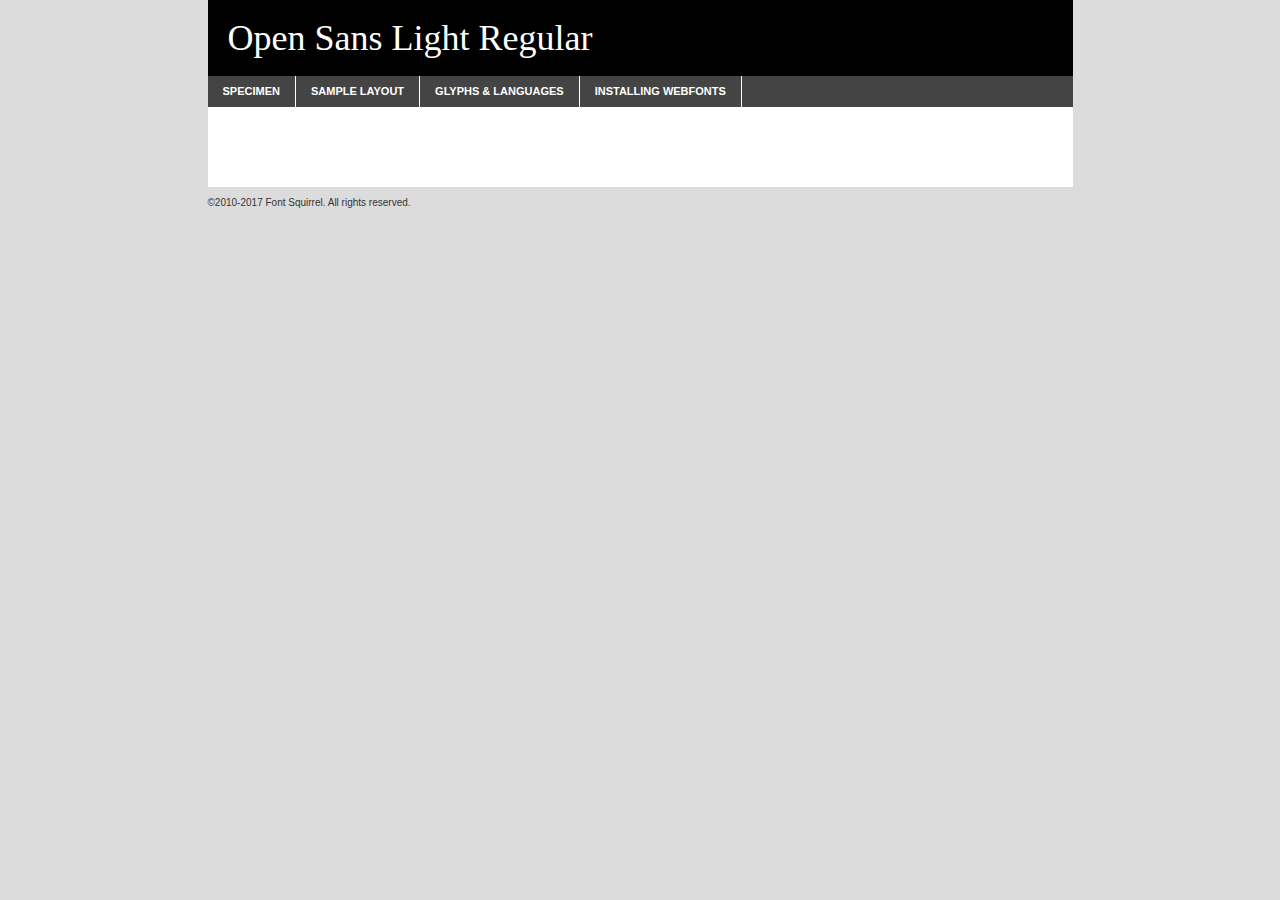
<file: fonts/opensans/opensans-light-demo.html>
<!DOCTYPE html PUBLIC "-//W3C//DTD XHTML 1.0 Transitional//EN"
	"http://www.w3.org/TR/xhtml1/DTD/xhtml1-transitional.dtd">

<html xmlns="http://www.w3.org/1999/xhtml" xml:lang="en" lang="en">
<head>
	<meta http-equiv="Content-Type" content="text/html; charset=utf-8" />
	<script src="http://ajax.googleapis.com/ajax/libs/jquery/1.7.2/jquery.min.js" type="text/javascript" charset="utf-8"></script>
	<script type="text/javascript">
	(function($){$.fn.easyTabs=function(option){var param=jQuery.extend({fadeSpeed:"fast",defaultContent:1,activeClass:'active'},option);$(this).each(function(){var thisId="#"+this.id;if(param.defaultContent==''){param.defaultContent=1;}
	if(typeof param.defaultContent=="number")
	{var defaultTab=$(thisId+" .tabs li:eq("+(param.defaultContent-1)+") a").attr('href').substr(1);}else{var defaultTab=param.defaultContent;}
	$(thisId+" .tabs li a").each(function(){var tabToHide=$(this).attr('href').substr(1);$("#"+tabToHide).addClass('easytabs-tab-content');});hideAll();changeContent(defaultTab);function hideAll(){$(thisId+" .easytabs-tab-content").hide();}
	function changeContent(tabId){hideAll();$(thisId+" .tabs li").removeClass(param.activeClass);$(thisId+" .tabs li a[href=#"+tabId+"]").closest('li').addClass(param.activeClass);if(param.fadeSpeed!="none")
	{$(thisId+" #"+tabId).fadeIn(param.fadeSpeed);}else{$(thisId+" #"+tabId).show();}}
	$(thisId+" .tabs li").click(function(){var tabId=$(this).find('a').attr('href').substr(1);changeContent(tabId);return false;});});}})(jQuery);
	</script>
	<link rel="stylesheet" href="specimen_files/specimen_stylesheet.css" type="text/css" charset="utf-8" />
	<link rel="stylesheet" href="stylesheet.css" type="text/css" charset="utf-8" />

	<style type="text/css">
					body{
				font-family: 'open_sanslight';
							}
		</style>

	<title>Open Sans Light Regular Specimen</title>
	
	
	<script type="text/javascript" charset="utf-8">
		$(document).ready(function() {
			$('#container').easyTabs({defaultContent:1});
		});
	</script>
</head>

<body>
<div id="container">
	<div id="header">
		Open Sans Light Regular	</div>
	<ul class="tabs">
		<li><a href="#specimen">Specimen</a></li>
		<li><a href="#layout">Sample Layout</a></li>
				<li><a href="#glyphs">Glyphs &amp; Languages</a></li>
		<li><a href="#installing">Installing Webfonts</a></li>
		
	</ul>
	
	<div id="main_content">

		
			<div id="specimen">
		
				<div class="section">
					<div class="grid12 firstcol">
						<div class="huge">AaBb</div>
					</div>
				</div>
		
				<div class="section">
					<div class="glyph_range">A&#x200B;B&#x200b;C&#x200b;D&#x200b;E&#x200b;F&#x200b;G&#x200b;H&#x200b;I&#x200b;J&#x200b;K&#x200b;L&#x200b;M&#x200b;N&#x200b;O&#x200b;P&#x200b;Q&#x200b;R&#x200b;S&#x200b;T&#x200b;U&#x200b;V&#x200b;W&#x200b;X&#x200b;Y&#x200b;Z&#x200b;a&#x200b;b&#x200b;c&#x200b;d&#x200b;e&#x200b;f&#x200b;g&#x200b;h&#x200b;i&#x200b;j&#x200b;k&#x200b;l&#x200b;m&#x200b;n&#x200b;o&#x200b;p&#x200b;q&#x200b;r&#x200b;s&#x200b;t&#x200b;u&#x200b;v&#x200b;w&#x200b;x&#x200b;y&#x200b;z&#x200b;1&#x200b;2&#x200b;3&#x200b;4&#x200b;5&#x200b;6&#x200b;7&#x200b;8&#x200b;9&#x200b;0&#x200b;&amp;&#x200b;.&#x200b;,&#x200b;?&#x200b;!&#x200b;&#64;&#x200b;(&#x200b;)&#x200b;#&#x200b;$&#x200b;%&#x200b;*&#x200b;+&#x200b;-&#x200b;=&#x200b;:&#x200b;;</div>
				</div>
				<div class="section">
					<div class="grid12 firstcol">
						<table class="sample_table">
							<tr><td>10</td><td class="size10">abcdefghijklmnopqrstuvwxyzABCDEFGHIJKLMNOPQRSTUVWXYZ0123456789abcdefghijklmnopqrstuvwxyzABCDEFGHIJKLMNOPQRSTUVWXYZ0123456789abcdefghijklmnopqrstuvwxyzABCDEFGHIJKLMNOPQRSTUVWXYZ</td></tr>
							<tr><td>11</td><td class="size11">abcdefghijklmnopqrstuvwxyzABCDEFGHIJKLMNOPQRSTUVWXYZ0123456789abcdefghijklmnopqrstuvwxyzABCDEFGHIJKLMNOPQRSTUVWXYZ0123456789abcdefghijklmnopqrstuvwxyzABCDEFGHIJKLMNOPQRSTUVWXYZ</td></tr>
							<tr><td>12</td><td class="size12">abcdefghijklmnopqrstuvwxyzABCDEFGHIJKLMNOPQRSTUVWXYZ0123456789abcdefghijklmnopqrstuvwxyzABCDEFGHIJKLMNOPQRSTUVWXYZ0123456789abcdefghijklmnopqrstuvwxyzABCDEFGHIJKLMNOPQRSTUVWXYZ</td></tr>
							<tr><td>13</td><td class="size13">abcdefghijklmnopqrstuvwxyzABCDEFGHIJKLMNOPQRSTUVWXYZ0123456789abcdefghijklmnopqrstuvwxyzABCDEFGHIJKLMNOPQRSTUVWXYZ0123456789abcdefghijklmnopqrstuvwxyzABCDEFGHIJKLMNOPQRSTUVWXYZ</td></tr>
							<tr><td>14</td><td class="size14">abcdefghijklmnopqrstuvwxyzABCDEFGHIJKLMNOPQRSTUVWXYZ0123456789abcdefghijklmnopqrstuvwxyzABCDEFGHIJKLMNOPQRSTUVWXYZ0123456789abcdefghijklmnopqrstuvwxyzABCDEFGHIJKLMNOPQRSTUVWXYZ</td></tr>
							<tr><td>16</td><td class="size16">abcdefghijklmnopqrstuvwxyzABCDEFGHIJKLMNOPQRSTUVWXYZ0123456789abcdefghijklmnopqrstuvwxyzABCDEFGHIJKLMNOPQRSTUVWXYZ</td></tr>
							<tr><td>18</td><td class="size18">abcdefghijklmnopqrstuvwxyzABCDEFGHIJKLMNOPQRSTUVWXYZ0123456789abcdefghijklmnopqrstuvwxyzABCDEFGHIJKLMNOPQRSTUVWXYZ</td></tr>
							<tr><td>20</td><td class="size20">abcdefghijklmnopqrstuvwxyzABCDEFGHIJKLMNOPQRSTUVWXYZ0123456789abcdefghijklmnopqrstuvwxyzABCDEFGHIJKLMNOPQRSTUVWXYZ</td></tr>
							<tr><td>24</td><td class="size24">abcdefghijklmnopqrstuvwxyzABCDEFGHIJKLMNOPQRSTUVWXYZ0123456789abcdefghijklmnopqrstuvwxyzABCDEFGHIJKLMNOPQRSTUVWXYZ</td></tr>
							<tr><td>30</td><td class="size30">abcdefghijklmnopqrstuvwxyzABCDEFGHIJKLMNOPQRSTUVWXYZ0123456789abcdefghijklmnopqrstuvwxyzABCDEFGHIJKLMNOPQRSTUVWXYZ</td></tr>
							<tr><td>36</td><td class="size36">abcdefghijklmnopqrstuvwxyzABCDEFGHIJKLMNOPQRSTUVWXYZ0123456789abcdefghijklmnopqrstuvwxyzABCDEFGHIJKLMNOPQRSTUVWXYZ</td></tr>
							<tr><td>48</td><td class="size48">abcdefghijklmnopqrstuvwxyzABCDEFGHIJKLMNOPQRSTUVWXYZ0123456789abcdefghijklmnopqrstuvwxyzABCDEFGHIJKLMNOPQRSTUVWXYZ</td></tr>
							<tr><td>60</td><td class="size60">abcdefghijklmnopqrstuvwxyzABCDEFGHIJKLMNOPQRSTUVWXYZ0123456789abcdefghijklmnopqrstuvwxyzABCDEFGHIJKLMNOPQRSTUVWXYZ</td></tr>
							<tr><td>72</td><td class="size72">abcdefghijklmnopqrstuvwxyzABCDEFGHIJKLMNOPQRSTUVWXYZ0123456789abcdefghijklmnopqrstuvwxyzABCDEFGHIJKLMNOPQRSTUVWXYZ</td></tr>
							<tr><td>90</td><td class="size90">abcdefghijklmnopqrstuvwxyzABCDEFGHIJKLMNOPQRSTUVWXYZ0123456789abcdefghijklmnopqrstuvwxyzABCDEFGHIJKLMNOPQRSTUVWXYZ</td></tr>
						</table>
				
					</div>
			
				</div>
		
		
		
								<div class="section" id="bodycomparison">


										<div id="xheight">
				<div class="fontbody">&#x25FC;&#x25FC;&#x25FC;&#x25FC;&#x25FC;&#x25FC;&#x25FC;&#x25FC;&#x25FC;&#x25FC;&#x25FC;&#x25FC;&#x25FC;&#x25FC;&#x25FC;&#x25FC;&#x25FC;&#x25FC;&#x25FC;&#x25FC;&#x25FC;&#x25FC;&#x25FC;&#x25FC;&#x25FC;&#x25FC;&#x25FC;&#x25FC;&#x25FC;&#x25FC;&#x25FC;&#x25FC;&#x25FC;&#x25FC;&#x25FC;&#x25FC;&#x25FC;&#x25FC;&#x25FC;&#x25FC;&#x25FC;&#x25FC;&#x25FC;&#x25FC;&#x25FC;&#x25FC;&#x25FC;&#x25FC;&#x25FC;&#x25FC;&#x25FC;&#x25FC;&#x25FC;&#x25FC;&#x25FC;&#x25FC;&#x25FC;&#x25FC;&#x25FC;&#x25FC;&#x25FC;&#x25FC;&#x25FC;&#x25FC;&#x25FC;&#x25FC;&#x25FC;&#x25FC;&#x25FC;&#x25FC;&#x25FC;&#x25FC;&#x25FC;&#x25FC;&#x25FC;&#x25FC;&#x25FC;&#x25FC;&#x25FC;&#x25FC;&#x25FC;&#x25FC;&#x25FC;&#x25FC;&#x25FC;&#x25FC;&#x25FC;&#x25FC;&#x25FC;&#x25FC;&#x25FC;&#x25FC;&#x25FC;&#x25FC;&#x25FC;&#x25FC;&#x25FC;&#x25FC;&#x25FC;body</div><div class="arialbody">body</div><div class="verdanabody">body</div><div class="georgiabody">body</div></div>
										<div class="fontbody" style="z-index:1">
											body<span>Open Sans Light Regular</span>
										</div>
										<div class="arialbody" style="z-index:1">
											body<span>Arial</span>
										</div>
										<div class="verdanabody" style="z-index:1">
											body<span>Verdana</span>
										</div>
										<div class="georgiabody" style="z-index:1">
											body<span>Georgia</span>
										</div>



								</div>
		
		
				<div class="section psample psample_row1" id="">
					
					<div class="grid2 firstcol">
						<p class="size10"><span>10.</span>Aenean lacinia bibendum nulla sed consectetur. Fusce dapibus, tellus ac cursus commodo, tortor mauris condimentum nibh, ut fermentum massa justo sit amet risus. Nullam id dolor id nibh ultricies vehicula ut id elit. Cum sociis natoque penatibus et magnis dis parturient montes, nascetur ridiculus mus. Nulla vitae elit libero, a pharetra augue.</p>
			
					</div>
					<div class="grid3">
						<p class="size11"><span>11.</span>Aenean lacinia bibendum nulla sed consectetur. Fusce dapibus, tellus ac cursus commodo, tortor mauris condimentum nibh, ut fermentum massa justo sit amet risus. Nullam id dolor id nibh ultricies vehicula ut id elit. Cum sociis natoque penatibus et magnis dis parturient montes, nascetur ridiculus mus. Nulla vitae elit libero, a pharetra augue.</p>
			
					</div>
					<div class="grid3">
						<p class="size12"><span>12.</span>Aenean lacinia bibendum nulla sed consectetur. Fusce dapibus, tellus ac cursus commodo, tortor mauris condimentum nibh, ut fermentum massa justo sit amet risus. Nullam id dolor id nibh ultricies vehicula ut id elit. Cum sociis natoque penatibus et magnis dis parturient montes, nascetur ridiculus mus. Nulla vitae elit libero, a pharetra augue.</p>
			
					</div>
					<div class="grid4">
						<p class="size13"><span>13.</span>Aenean lacinia bibendum nulla sed consectetur. Fusce dapibus, tellus ac cursus commodo, tortor mauris condimentum nibh, ut fermentum massa justo sit amet risus. Nullam id dolor id nibh ultricies vehicula ut id elit. Cum sociis natoque penatibus et magnis dis parturient montes, nascetur ridiculus mus. Nulla vitae elit libero, a pharetra augue.</p>
			
					</div>
					<div class="white_blend"></div>
					
				</div>
				<div class="section psample psample_row2" id="">
					<div class="grid3 firstcol">
						<p class="size14"><span>14.</span>Aenean lacinia bibendum nulla sed consectetur. Fusce dapibus, tellus ac cursus commodo, tortor mauris condimentum nibh, ut fermentum massa justo sit amet risus. Nullam id dolor id nibh ultricies vehicula ut id elit. Cum sociis natoque penatibus et magnis dis parturient montes, nascetur ridiculus mus. Nulla vitae elit libero, a pharetra augue.</p>
			
					</div>
					<div class="grid4">
						<p class="size16"><span>16.</span>Aenean lacinia bibendum nulla sed consectetur. Fusce dapibus, tellus ac cursus commodo, tortor mauris condimentum nibh, ut fermentum massa justo sit amet risus. Nullam id dolor id nibh ultricies vehicula ut id elit. Cum sociis natoque penatibus et magnis dis parturient montes, nascetur ridiculus mus. Nulla vitae elit libero, a pharetra augue.</p>
			
					</div>
					<div class="grid5">
						<p class="size18"><span>18.</span>Aenean lacinia bibendum nulla sed consectetur. Fusce dapibus, tellus ac cursus commodo, tortor mauris condimentum nibh, ut fermentum massa justo sit amet risus. Nullam id dolor id nibh ultricies vehicula ut id elit. Cum sociis natoque penatibus et magnis dis parturient montes, nascetur ridiculus mus. Nulla vitae elit libero, a pharetra augue.</p>
			
					</div>

					<div class="white_blend"></div>

				</div>
				
				<div class="section psample psample_row3" id="">
					<div class="grid5 firstcol">
						<p class="size20"><span>20.</span>Aenean lacinia bibendum nulla sed consectetur. Fusce dapibus, tellus ac cursus commodo, tortor mauris condimentum nibh, ut fermentum massa justo sit amet risus. Nullam id dolor id nibh ultricies vehicula ut id elit. Cum sociis natoque penatibus et magnis dis parturient montes, nascetur ridiculus mus. Nulla vitae elit libero, a pharetra augue.</p>
					</div>
					<div class="grid7">
						<p class="size24"><span>24.</span>Aenean lacinia bibendum nulla sed consectetur. Fusce dapibus, tellus ac cursus commodo, tortor mauris condimentum nibh, ut fermentum massa justo sit amet risus. Nullam id dolor id nibh ultricies vehicula ut id elit. Cum sociis natoque penatibus et magnis dis parturient montes, nascetur ridiculus mus. Nulla vitae elit libero, a pharetra augue.</p>
					</div>
					
					<div class="white_blend"></div>
					
				</div>
				
				<div class="section psample psample_row4" id="">
					<div class="grid12 firstcol">
						<p class="size30"><span>30.</span>Aenean lacinia bibendum nulla sed consectetur. Fusce dapibus, tellus ac cursus commodo, tortor mauris condimentum nibh, ut fermentum massa justo sit amet risus. Nullam id dolor id nibh ultricies vehicula ut id elit. Cum sociis natoque penatibus et magnis dis parturient montes, nascetur ridiculus mus. Nulla vitae elit libero, a pharetra augue.</p>
					</div>
					<div class="white_blend"></div>
					
				</div>
				
				
				
				<div class="section psample psample_row1 fullreverse">
					<div class="grid2 firstcol">
						<p class="size10"><span>10.</span>Aenean lacinia bibendum nulla sed consectetur. Fusce dapibus, tellus ac cursus commodo, tortor mauris condimentum nibh, ut fermentum massa justo sit amet risus. Nullam id dolor id nibh ultricies vehicula ut id elit. Cum sociis natoque penatibus et magnis dis parturient montes, nascetur ridiculus mus. Nulla vitae elit libero, a pharetra augue.</p>
			
					</div>
					<div class="grid3">
						<p class="size11"><span>11.</span>Aenean lacinia bibendum nulla sed consectetur. Fusce dapibus, tellus ac cursus commodo, tortor mauris condimentum nibh, ut fermentum massa justo sit amet risus. Nullam id dolor id nibh ultricies vehicula ut id elit. Cum sociis natoque penatibus et magnis dis parturient montes, nascetur ridiculus mus. Nulla vitae elit libero, a pharetra augue.</p>
			
					</div>
					<div class="grid3">
						<p class="size12"><span>12.</span>Aenean lacinia bibendum nulla sed consectetur. Fusce dapibus, tellus ac cursus commodo, tortor mauris condimentum nibh, ut fermentum massa justo sit amet risus. Nullam id dolor id nibh ultricies vehicula ut id elit. Cum sociis natoque penatibus et magnis dis parturient montes, nascetur ridiculus mus. Nulla vitae elit libero, a pharetra augue.</p>
			
					</div>
					<div class="grid4">
						<p class="size13"><span>13.</span>Aenean lacinia bibendum nulla sed consectetur. Fusce dapibus, tellus ac cursus commodo, tortor mauris condimentum nibh, ut fermentum massa justo sit amet risus. Nullam id dolor id nibh ultricies vehicula ut id elit. Cum sociis natoque penatibus et magnis dis parturient montes, nascetur ridiculus mus. Nulla vitae elit libero, a pharetra augue.</p>
			
					</div>
					<div class="black_blend"></div>
					
				</div>
				
				<div class="section psample psample_row2 fullreverse">
					<div class="grid3 firstcol">
						<p class="size14"><span>14.</span>Aenean lacinia bibendum nulla sed consectetur. Fusce dapibus, tellus ac cursus commodo, tortor mauris condimentum nibh, ut fermentum massa justo sit amet risus. Nullam id dolor id nibh ultricies vehicula ut id elit. Cum sociis natoque penatibus et magnis dis parturient montes, nascetur ridiculus mus. Nulla vitae elit libero, a pharetra augue.</p>
			
					</div>
					<div class="grid4">
						<p class="size16"><span>16.</span>Aenean lacinia bibendum nulla sed consectetur. Fusce dapibus, tellus ac cursus commodo, tortor mauris condimentum nibh, ut fermentum massa justo sit amet risus. Nullam id dolor id nibh ultricies vehicula ut id elit. Cum sociis natoque penatibus et magnis dis parturient montes, nascetur ridiculus mus. Nulla vitae elit libero, a pharetra augue.</p>
			
					</div>
					<div class="grid5">
						<p class="size18"><span>18.</span>Aenean lacinia bibendum nulla sed consectetur. Fusce dapibus, tellus ac cursus commodo, tortor mauris condimentum nibh, ut fermentum massa justo sit amet risus. Nullam id dolor id nibh ultricies vehicula ut id elit. Cum sociis natoque penatibus et magnis dis parturient montes, nascetur ridiculus mus. Nulla vitae elit libero, a pharetra augue.</p>
			
					</div>
					<div class="black_blend"></div>

				</div>
				
				<div class="section psample fullreverse psample_row3" id="">
					<div class="grid5 firstcol">
						<p class="size20"><span>20.</span>Aenean lacinia bibendum nulla sed consectetur. Fusce dapibus, tellus ac cursus commodo, tortor mauris condimentum nibh, ut fermentum massa justo sit amet risus. Nullam id dolor id nibh ultricies vehicula ut id elit. Cum sociis natoque penatibus et magnis dis parturient montes, nascetur ridiculus mus. Nulla vitae elit libero, a pharetra augue.</p>
					</div>
					<div class="grid7">
						<p class="size24"><span>24.</span>Aenean lacinia bibendum nulla sed consectetur. Fusce dapibus, tellus ac cursus commodo, tortor mauris condimentum nibh, ut fermentum massa justo sit amet risus. Nullam id dolor id nibh ultricies vehicula ut id elit. Cum sociis natoque penatibus et magnis dis parturient montes, nascetur ridiculus mus. Nulla vitae elit libero, a pharetra augue.</p>
					</div>
					
					<div class="black_blend"></div>
					
				</div>
				
				<div class="section psample fullreverse psample_row4" id="" style="border-bottom: 20px #000 solid;">
					<div class="grid12 firstcol">
						<p class="size30"><span>30.</span>Aenean lacinia bibendum nulla sed consectetur. Fusce dapibus, tellus ac cursus commodo, tortor mauris condimentum nibh, ut fermentum massa justo sit amet risus. Nullam id dolor id nibh ultricies vehicula ut id elit. Cum sociis natoque penatibus et magnis dis parturient montes, nascetur ridiculus mus. Nulla vitae elit libero, a pharetra augue.</p>
					</div>
					<div class="black_blend"></div>
					
				</div>
				
				
				
				
			</div>
			
			<div id="layout">
				
				<div class="section">
					
					<div class="grid12 firstcol">
						<h1>Lorem Ipsum Dolor</h1>
						<h2>Etiam porta sem malesuada magna mollis euismod</h2>
						
						<p class="byline">By <a href="#link">Aenean Lacinia</a></p>
					</div>
				</div>
				<div class="section">
					<div class="grid8 firstcol">
						<p class="large">Donec sed odio dui. Morbi leo risus, porta ac consectetur ac, vestibulum at eros. Fusce dapibus, tellus ac cursus commodo, tortor mauris condimentum nibh, ut fermentum massa justo sit amet risus. </p>

						
						<h3>Pellentesque ornare sem</h3>

						<p>Maecenas sed diam eget risus varius blandit sit amet non magna. Maecenas faucibus mollis interdum. Donec ullamcorper nulla non metus auctor fringilla. Nullam id dolor id nibh ultricies vehicula ut id elit. Nullam id dolor id nibh ultricies vehicula ut id elit. </p>

						<p>Aenean eu leo quam. Pellentesque ornare sem lacinia quam venenatis vestibulum. Lorem ipsum dolor sit amet, consectetur adipiscing elit. Cum sociis natoque penatibus et magnis dis parturient montes, nascetur ridiculus mus. </p>

						<p>Nulla vitae elit libero, a pharetra augue. Praesent commodo cursus magna, vel scelerisque nisl consectetur et. Aenean lacinia bibendum nulla sed consectetur. </p>

						<p>Nullam quis risus eget urna mollis ornare vel eu leo. Nullam quis risus eget urna mollis ornare vel eu leo. Maecenas sed diam eget risus varius blandit sit amet non magna. Donec ullamcorper nulla non metus auctor fringilla. </p>

						<h3>Cras mattis consectetur</h3>

						<p>Aenean eu leo quam. Pellentesque ornare sem lacinia quam venenatis vestibulum. Aenean lacinia bibendum nulla sed consectetur. Integer posuere erat a ante venenatis dapibus posuere velit aliquet. Cras mattis consectetur purus sit amet fermentum. </p>

						<p>Nullam id dolor id nibh ultricies vehicula ut id elit. Nullam quis risus eget urna mollis ornare vel eu leo. Cras mattis consectetur purus sit amet fermentum.</p>
					</div>
					
					<div class="grid4 sidebar">
						
						<div class="box reverse">
							<p class="last">Nullam quis risus eget urna mollis ornare vel eu leo. Donec ullamcorper nulla non metus auctor fringilla. Cras mattis consectetur purus sit amet fermentum. Sed posuere consectetur est at lobortis. Lorem ipsum dolor sit amet, consectetur adipiscing elit. </p>
						</div>
						
						<p class="caption">Maecenas sed diam eget risus varius.</p>

						<p>Vestibulum id ligula porta felis euismod semper. Integer posuere erat a ante venenatis dapibus posuere velit aliquet. Vestibulum id ligula porta felis euismod semper. Sed posuere consectetur est at lobortis. Maecenas sed diam eget risus varius blandit sit amet non magna. Fusce dapibus, tellus ac cursus commodo, tortor mauris condimentum nibh, ut fermentum massa justo sit amet risus. </p>

					

						<p>Duis mollis, est non commodo luctus, nisi erat porttitor ligula, eget lacinia odio sem nec elit. Aenean lacinia bibendum nulla sed consectetur. Vivamus sagittis lacus vel augue laoreet rutrum faucibus dolor auctor. Aenean lacinia bibendum nulla sed consectetur. Nullam quis risus eget urna mollis ornare vel eu leo. </p>

						<p>Praesent commodo cursus magna, vel scelerisque nisl consectetur et. Donec ullamcorper nulla non metus auctor fringilla. Maecenas faucibus mollis interdum. Fusce dapibus, tellus ac cursus commodo, tortor mauris condimentum nibh, ut fermentum massa justo sit amet risus. </p>

					</div>
				</div>
				
			</div>


			



		<div id="glyphs">
			<div class="section">
				<div class="grid12 firstcol">
			
				<h1>Language Support</h1>
				<p>The subset of Open Sans Light Regular in this kit supports the following languages:<br />
			
					Cyrillic, English, Arrernte, Bislama, Cebuano, Fijian, Gilbertese, Hmong, Ibanag, Iloko_ilokano, Interglossa_glosa, Interlingua, Lojban, Norfolk_pitcairnese, Oromo, Rotokas, Seychelles_creole, Shona, Somali, Southern_ndebele, Swahili, Swati_swazi, Tok_pisin, Turkmen_cyrillic, Uyghur_cyrillic, Votic_cyrillic, Warlpiri, Xhosa, Zulu, Latinbasic, Ubasic, Demo, Russian, Belarusian, Ukrainian, Rusyn, Bulgarian, Macedonian, Moldovan, Ossetian, Tajik, Kildinsami, Komi-permyak, Meadowmari, Hillmari, Udmurt, Khanty, Nenets, Abkhaz, Kabardian, Chechen, Azerbaijani_cyrillic, Kazakh, Kyrgyz_cyrillic, Karachay_cyrillic, Bashkir, Tatar_cyrillic, Khakas, Yakut_sakha, Tuvin, Uzbek_cyrillic, Chuvash, Evenki_cyrillic, Buryat_cyrillic, Khalkha, Kalmyk_cyrillic, Dungan, Serbian_cyrillic				</p>
				<h1>Glyph Chart</h1>
				<p>The subset of Open Sans Light Regular in this kit includes all the glyphs listed below. Unicode entities are included above each glyph to help you insert individual characters into your layout.</p>
				<div id="glyph_chart">
			
																				 <div><p>&amp;#13;</p>&#13;</div>
																				 <div><p>&amp;#32;</p>&#32;</div>
																				 <div><p>&amp;#33;</p>&#33;</div>
																				 <div><p>&amp;#34;</p>&#34;</div>
																				 <div><p>&amp;#35;</p>&#35;</div>
																				 <div><p>&amp;#36;</p>&#36;</div>
																				 <div><p>&amp;#37;</p>&#37;</div>
																				 <div><p>&amp;#38;</p>&#38;</div>
																				 <div><p>&amp;#39;</p>&#39;</div>
																				 <div><p>&amp;#40;</p>&#40;</div>
																				 <div><p>&amp;#41;</p>&#41;</div>
																				 <div><p>&amp;#42;</p>&#42;</div>
																				 <div><p>&amp;#43;</p>&#43;</div>
																				 <div><p>&amp;#44;</p>&#44;</div>
																				 <div><p>&amp;#45;</p>&#45;</div>
																				 <div><p>&amp;#46;</p>&#46;</div>
																				 <div><p>&amp;#47;</p>&#47;</div>
																				 <div><p>&amp;#48;</p>&#48;</div>
																				 <div><p>&amp;#49;</p>&#49;</div>
																				 <div><p>&amp;#50;</p>&#50;</div>
																				 <div><p>&amp;#51;</p>&#51;</div>
																				 <div><p>&amp;#52;</p>&#52;</div>
																				 <div><p>&amp;#53;</p>&#53;</div>
																				 <div><p>&amp;#54;</p>&#54;</div>
																				 <div><p>&amp;#55;</p>&#55;</div>
																				 <div><p>&amp;#56;</p>&#56;</div>
																				 <div><p>&amp;#57;</p>&#57;</div>
																				 <div><p>&amp;#58;</p>&#58;</div>
																				 <div><p>&amp;#59;</p>&#59;</div>
																				 <div><p>&amp;#60;</p>&#60;</div>
																				 <div><p>&amp;#61;</p>&#61;</div>
																				 <div><p>&amp;#62;</p>&#62;</div>
																				 <div><p>&amp;#63;</p>&#63;</div>
																				 <div><p>&amp;#64;</p>&#64;</div>
																				 <div><p>&amp;#65;</p>&#65;</div>
																				 <div><p>&amp;#66;</p>&#66;</div>
																				 <div><p>&amp;#67;</p>&#67;</div>
																				 <div><p>&amp;#68;</p>&#68;</div>
																				 <div><p>&amp;#69;</p>&#69;</div>
																				 <div><p>&amp;#70;</p>&#70;</div>
																				 <div><p>&amp;#71;</p>&#71;</div>
																				 <div><p>&amp;#72;</p>&#72;</div>
																				 <div><p>&amp;#73;</p>&#73;</div>
																				 <div><p>&amp;#74;</p>&#74;</div>
																				 <div><p>&amp;#75;</p>&#75;</div>
																				 <div><p>&amp;#76;</p>&#76;</div>
																				 <div><p>&amp;#77;</p>&#77;</div>
																				 <div><p>&amp;#78;</p>&#78;</div>
																				 <div><p>&amp;#79;</p>&#79;</div>
																				 <div><p>&amp;#80;</p>&#80;</div>
																				 <div><p>&amp;#81;</p>&#81;</div>
																				 <div><p>&amp;#82;</p>&#82;</div>
																				 <div><p>&amp;#83;</p>&#83;</div>
																				 <div><p>&amp;#84;</p>&#84;</div>
																				 <div><p>&amp;#85;</p>&#85;</div>
																				 <div><p>&amp;#86;</p>&#86;</div>
																				 <div><p>&amp;#87;</p>&#87;</div>
																				 <div><p>&amp;#88;</p>&#88;</div>
																				 <div><p>&amp;#89;</p>&#89;</div>
																				 <div><p>&amp;#90;</p>&#90;</div>
																				 <div><p>&amp;#91;</p>&#91;</div>
																				 <div><p>&amp;#92;</p>&#92;</div>
																				 <div><p>&amp;#93;</p>&#93;</div>
																				 <div><p>&amp;#94;</p>&#94;</div>
																				 <div><p>&amp;#95;</p>&#95;</div>
																				 <div><p>&amp;#96;</p>&#96;</div>
																				 <div><p>&amp;#97;</p>&#97;</div>
																				 <div><p>&amp;#98;</p>&#98;</div>
																				 <div><p>&amp;#99;</p>&#99;</div>
																				 <div><p>&amp;#100;</p>&#100;</div>
																				 <div><p>&amp;#101;</p>&#101;</div>
																				 <div><p>&amp;#102;</p>&#102;</div>
																				 <div><p>&amp;#103;</p>&#103;</div>
																				 <div><p>&amp;#104;</p>&#104;</div>
																				 <div><p>&amp;#105;</p>&#105;</div>
																				 <div><p>&amp;#106;</p>&#106;</div>
																				 <div><p>&amp;#107;</p>&#107;</div>
																				 <div><p>&amp;#108;</p>&#108;</div>
																				 <div><p>&amp;#109;</p>&#109;</div>
																				 <div><p>&amp;#110;</p>&#110;</div>
																				 <div><p>&amp;#111;</p>&#111;</div>
																				 <div><p>&amp;#112;</p>&#112;</div>
																				 <div><p>&amp;#113;</p>&#113;</div>
																				 <div><p>&amp;#114;</p>&#114;</div>
																				 <div><p>&amp;#115;</p>&#115;</div>
																				 <div><p>&amp;#116;</p>&#116;</div>
																				 <div><p>&amp;#117;</p>&#117;</div>
																				 <div><p>&amp;#118;</p>&#118;</div>
																				 <div><p>&amp;#119;</p>&#119;</div>
																				 <div><p>&amp;#120;</p>&#120;</div>
																				 <div><p>&amp;#121;</p>&#121;</div>
																				 <div><p>&amp;#122;</p>&#122;</div>
																				 <div><p>&amp;#123;</p>&#123;</div>
																				 <div><p>&amp;#124;</p>&#124;</div>
																				 <div><p>&amp;#125;</p>&#125;</div>
																				 <div><p>&amp;#126;</p>&#126;</div>
																				 <div><p>&amp;#160;</p>&#160;</div>
																				 <div><p>&amp;#162;</p>&#162;</div>
																				 <div><p>&amp;#163;</p>&#163;</div>
																				 <div><p>&amp;#165;</p>&#165;</div>
																				 <div><p>&amp;#168;</p>&#168;</div>
																				 <div><p>&amp;#169;</p>&#169;</div>
																				 <div><p>&amp;#171;</p>&#171;</div>
																				 <div><p>&amp;#173;</p>&#173;</div>
																				 <div><p>&amp;#174;</p>&#174;</div>
																				 <div><p>&amp;#180;</p>&#180;</div>
																				 <div><p>&amp;#184;</p>&#184;</div>
																				 <div><p>&amp;#187;</p>&#187;</div>
																				 <div><p>&amp;#710;</p>&#710;</div>
																				 <div><p>&amp;#730;</p>&#730;</div>
																				 <div><p>&amp;#732;</p>&#732;</div>
																				 <div><p>&amp;#1024;</p>&#1024;</div>
																				 <div><p>&amp;#1025;</p>&#1025;</div>
																				 <div><p>&amp;#1026;</p>&#1026;</div>
																				 <div><p>&amp;#1027;</p>&#1027;</div>
																				 <div><p>&amp;#1028;</p>&#1028;</div>
																				 <div><p>&amp;#1029;</p>&#1029;</div>
																				 <div><p>&amp;#1030;</p>&#1030;</div>
																				 <div><p>&amp;#1031;</p>&#1031;</div>
																				 <div><p>&amp;#1032;</p>&#1032;</div>
																				 <div><p>&amp;#1033;</p>&#1033;</div>
																				 <div><p>&amp;#1034;</p>&#1034;</div>
																				 <div><p>&amp;#1035;</p>&#1035;</div>
																				 <div><p>&amp;#1036;</p>&#1036;</div>
																				 <div><p>&amp;#1037;</p>&#1037;</div>
																				 <div><p>&amp;#1038;</p>&#1038;</div>
																				 <div><p>&amp;#1039;</p>&#1039;</div>
																				 <div><p>&amp;#1040;</p>&#1040;</div>
																				 <div><p>&amp;#1041;</p>&#1041;</div>
																				 <div><p>&amp;#1042;</p>&#1042;</div>
																				 <div><p>&amp;#1043;</p>&#1043;</div>
																				 <div><p>&amp;#1044;</p>&#1044;</div>
																				 <div><p>&amp;#1045;</p>&#1045;</div>
																				 <div><p>&amp;#1046;</p>&#1046;</div>
																				 <div><p>&amp;#1047;</p>&#1047;</div>
																				 <div><p>&amp;#1048;</p>&#1048;</div>
																				 <div><p>&amp;#1049;</p>&#1049;</div>
																				 <div><p>&amp;#1050;</p>&#1050;</div>
																				 <div><p>&amp;#1051;</p>&#1051;</div>
																				 <div><p>&amp;#1052;</p>&#1052;</div>
																				 <div><p>&amp;#1053;</p>&#1053;</div>
																				 <div><p>&amp;#1054;</p>&#1054;</div>
																				 <div><p>&amp;#1055;</p>&#1055;</div>
																				 <div><p>&amp;#1056;</p>&#1056;</div>
																				 <div><p>&amp;#1057;</p>&#1057;</div>
																				 <div><p>&amp;#1058;</p>&#1058;</div>
																				 <div><p>&amp;#1059;</p>&#1059;</div>
																				 <div><p>&amp;#1060;</p>&#1060;</div>
																				 <div><p>&amp;#1061;</p>&#1061;</div>
																				 <div><p>&amp;#1062;</p>&#1062;</div>
																				 <div><p>&amp;#1063;</p>&#1063;</div>
																				 <div><p>&amp;#1064;</p>&#1064;</div>
																				 <div><p>&amp;#1065;</p>&#1065;</div>
																				 <div><p>&amp;#1066;</p>&#1066;</div>
																				 <div><p>&amp;#1067;</p>&#1067;</div>
																				 <div><p>&amp;#1068;</p>&#1068;</div>
																				 <div><p>&amp;#1069;</p>&#1069;</div>
																				 <div><p>&amp;#1070;</p>&#1070;</div>
																				 <div><p>&amp;#1071;</p>&#1071;</div>
																				 <div><p>&amp;#1072;</p>&#1072;</div>
																				 <div><p>&amp;#1073;</p>&#1073;</div>
																				 <div><p>&amp;#1074;</p>&#1074;</div>
																				 <div><p>&amp;#1075;</p>&#1075;</div>
																				 <div><p>&amp;#1076;</p>&#1076;</div>
																				 <div><p>&amp;#1077;</p>&#1077;</div>
																				 <div><p>&amp;#1078;</p>&#1078;</div>
																				 <div><p>&amp;#1079;</p>&#1079;</div>
																				 <div><p>&amp;#1080;</p>&#1080;</div>
																				 <div><p>&amp;#1081;</p>&#1081;</div>
																				 <div><p>&amp;#1082;</p>&#1082;</div>
																				 <div><p>&amp;#1083;</p>&#1083;</div>
																				 <div><p>&amp;#1084;</p>&#1084;</div>
																				 <div><p>&amp;#1085;</p>&#1085;</div>
																				 <div><p>&amp;#1086;</p>&#1086;</div>
																				 <div><p>&amp;#1087;</p>&#1087;</div>
																				 <div><p>&amp;#1088;</p>&#1088;</div>
																				 <div><p>&amp;#1089;</p>&#1089;</div>
																				 <div><p>&amp;#1090;</p>&#1090;</div>
																				 <div><p>&amp;#1091;</p>&#1091;</div>
																				 <div><p>&amp;#1092;</p>&#1092;</div>
																				 <div><p>&amp;#1093;</p>&#1093;</div>
																				 <div><p>&amp;#1094;</p>&#1094;</div>
																				 <div><p>&amp;#1095;</p>&#1095;</div>
																				 <div><p>&amp;#1096;</p>&#1096;</div>
																				 <div><p>&amp;#1097;</p>&#1097;</div>
																				 <div><p>&amp;#1098;</p>&#1098;</div>
																				 <div><p>&amp;#1099;</p>&#1099;</div>
																				 <div><p>&amp;#1100;</p>&#1100;</div>
																				 <div><p>&amp;#1101;</p>&#1101;</div>
																				 <div><p>&amp;#1102;</p>&#1102;</div>
																				 <div><p>&amp;#1103;</p>&#1103;</div>
																				 <div><p>&amp;#1104;</p>&#1104;</div>
																				 <div><p>&amp;#1105;</p>&#1105;</div>
																				 <div><p>&amp;#1106;</p>&#1106;</div>
																				 <div><p>&amp;#1107;</p>&#1107;</div>
																				 <div><p>&amp;#1108;</p>&#1108;</div>
																				 <div><p>&amp;#1109;</p>&#1109;</div>
																				 <div><p>&amp;#1110;</p>&#1110;</div>
																				 <div><p>&amp;#1111;</p>&#1111;</div>
																				 <div><p>&amp;#1112;</p>&#1112;</div>
																				 <div><p>&amp;#1113;</p>&#1113;</div>
																				 <div><p>&amp;#1114;</p>&#1114;</div>
																				 <div><p>&amp;#1115;</p>&#1115;</div>
																				 <div><p>&amp;#1116;</p>&#1116;</div>
																				 <div><p>&amp;#1117;</p>&#1117;</div>
																				 <div><p>&amp;#1118;</p>&#1118;</div>
																				 <div><p>&amp;#1119;</p>&#1119;</div>
																				 <div><p>&amp;#1120;</p>&#1120;</div>
																				 <div><p>&amp;#1121;</p>&#1121;</div>
																				 <div><p>&amp;#1122;</p>&#1122;</div>
																				 <div><p>&amp;#1123;</p>&#1123;</div>
																				 <div><p>&amp;#1124;</p>&#1124;</div>
																				 <div><p>&amp;#1125;</p>&#1125;</div>
																				 <div><p>&amp;#1126;</p>&#1126;</div>
																				 <div><p>&amp;#1127;</p>&#1127;</div>
																				 <div><p>&amp;#1128;</p>&#1128;</div>
																				 <div><p>&amp;#1129;</p>&#1129;</div>
																				 <div><p>&amp;#1130;</p>&#1130;</div>
																				 <div><p>&amp;#1131;</p>&#1131;</div>
																				 <div><p>&amp;#1132;</p>&#1132;</div>
																				 <div><p>&amp;#1133;</p>&#1133;</div>
																				 <div><p>&amp;#1134;</p>&#1134;</div>
																				 <div><p>&amp;#1135;</p>&#1135;</div>
																				 <div><p>&amp;#1136;</p>&#1136;</div>
																				 <div><p>&amp;#1137;</p>&#1137;</div>
																				 <div><p>&amp;#1138;</p>&#1138;</div>
																				 <div><p>&amp;#1139;</p>&#1139;</div>
																				 <div><p>&amp;#1140;</p>&#1140;</div>
																				 <div><p>&amp;#1141;</p>&#1141;</div>
																				 <div><p>&amp;#1142;</p>&#1142;</div>
																				 <div><p>&amp;#1143;</p>&#1143;</div>
																				 <div><p>&amp;#1144;</p>&#1144;</div>
																				 <div><p>&amp;#1145;</p>&#1145;</div>
																				 <div><p>&amp;#1146;</p>&#1146;</div>
																				 <div><p>&amp;#1147;</p>&#1147;</div>
																				 <div><p>&amp;#1148;</p>&#1148;</div>
																				 <div><p>&amp;#1149;</p>&#1149;</div>
																				 <div><p>&amp;#1150;</p>&#1150;</div>
																				 <div><p>&amp;#1151;</p>&#1151;</div>
																				 <div><p>&amp;#1152;</p>&#1152;</div>
																				 <div><p>&amp;#1153;</p>&#1153;</div>
																				 <div><p>&amp;#1154;</p>&#1154;</div>
																				 <div><p>&amp;#1155;</p>&#1155;</div>
																				 <div><p>&amp;#1156;</p>&#1156;</div>
																				 <div><p>&amp;#1157;</p>&#1157;</div>
																				 <div><p>&amp;#1158;</p>&#1158;</div>
																				 <div><p>&amp;#1160;</p>&#1160;</div>
																				 <div><p>&amp;#1161;</p>&#1161;</div>
																				 <div><p>&amp;#1162;</p>&#1162;</div>
																				 <div><p>&amp;#1163;</p>&#1163;</div>
																				 <div><p>&amp;#1164;</p>&#1164;</div>
																				 <div><p>&amp;#1165;</p>&#1165;</div>
																				 <div><p>&amp;#1166;</p>&#1166;</div>
																				 <div><p>&amp;#1167;</p>&#1167;</div>
																				 <div><p>&amp;#1168;</p>&#1168;</div>
																				 <div><p>&amp;#1169;</p>&#1169;</div>
																				 <div><p>&amp;#1170;</p>&#1170;</div>
																				 <div><p>&amp;#1171;</p>&#1171;</div>
																				 <div><p>&amp;#1172;</p>&#1172;</div>
																				 <div><p>&amp;#1173;</p>&#1173;</div>
																				 <div><p>&amp;#1174;</p>&#1174;</div>
																				 <div><p>&amp;#1175;</p>&#1175;</div>
																				 <div><p>&amp;#1176;</p>&#1176;</div>
																				 <div><p>&amp;#1177;</p>&#1177;</div>
																				 <div><p>&amp;#1178;</p>&#1178;</div>
																				 <div><p>&amp;#1179;</p>&#1179;</div>
																				 <div><p>&amp;#1180;</p>&#1180;</div>
																				 <div><p>&amp;#1181;</p>&#1181;</div>
																				 <div><p>&amp;#1182;</p>&#1182;</div>
																				 <div><p>&amp;#1183;</p>&#1183;</div>
																				 <div><p>&amp;#1184;</p>&#1184;</div>
																				 <div><p>&amp;#1185;</p>&#1185;</div>
																				 <div><p>&amp;#1186;</p>&#1186;</div>
																				 <div><p>&amp;#1187;</p>&#1187;</div>
																				 <div><p>&amp;#1188;</p>&#1188;</div>
																				 <div><p>&amp;#1189;</p>&#1189;</div>
																				 <div><p>&amp;#1190;</p>&#1190;</div>
																				 <div><p>&amp;#1191;</p>&#1191;</div>
																				 <div><p>&amp;#1192;</p>&#1192;</div>
																				 <div><p>&amp;#1193;</p>&#1193;</div>
																				 <div><p>&amp;#1194;</p>&#1194;</div>
																				 <div><p>&amp;#1195;</p>&#1195;</div>
																				 <div><p>&amp;#1196;</p>&#1196;</div>
																				 <div><p>&amp;#1197;</p>&#1197;</div>
																				 <div><p>&amp;#1198;</p>&#1198;</div>
																				 <div><p>&amp;#1199;</p>&#1199;</div>
																				 <div><p>&amp;#1200;</p>&#1200;</div>
																				 <div><p>&amp;#1201;</p>&#1201;</div>
																				 <div><p>&amp;#1202;</p>&#1202;</div>
																				 <div><p>&amp;#1203;</p>&#1203;</div>
																				 <div><p>&amp;#1204;</p>&#1204;</div>
																				 <div><p>&amp;#1205;</p>&#1205;</div>
																				 <div><p>&amp;#1206;</p>&#1206;</div>
																				 <div><p>&amp;#1207;</p>&#1207;</div>
																				 <div><p>&amp;#1208;</p>&#1208;</div>
																				 <div><p>&amp;#1209;</p>&#1209;</div>
																				 <div><p>&amp;#1210;</p>&#1210;</div>
																				 <div><p>&amp;#1211;</p>&#1211;</div>
																				 <div><p>&amp;#1212;</p>&#1212;</div>
																				 <div><p>&amp;#1213;</p>&#1213;</div>
																				 <div><p>&amp;#1214;</p>&#1214;</div>
																				 <div><p>&amp;#1215;</p>&#1215;</div>
																				 <div><p>&amp;#1216;</p>&#1216;</div>
																				 <div><p>&amp;#1217;</p>&#1217;</div>
																				 <div><p>&amp;#1218;</p>&#1218;</div>
																				 <div><p>&amp;#1219;</p>&#1219;</div>
																				 <div><p>&amp;#1220;</p>&#1220;</div>
																				 <div><p>&amp;#1221;</p>&#1221;</div>
																				 <div><p>&amp;#1222;</p>&#1222;</div>
																				 <div><p>&amp;#1223;</p>&#1223;</div>
																				 <div><p>&amp;#1224;</p>&#1224;</div>
																				 <div><p>&amp;#1225;</p>&#1225;</div>
																				 <div><p>&amp;#1226;</p>&#1226;</div>
																				 <div><p>&amp;#1227;</p>&#1227;</div>
																				 <div><p>&amp;#1228;</p>&#1228;</div>
																				 <div><p>&amp;#1229;</p>&#1229;</div>
																				 <div><p>&amp;#1230;</p>&#1230;</div>
																				 <div><p>&amp;#1231;</p>&#1231;</div>
																				 <div><p>&amp;#1232;</p>&#1232;</div>
																				 <div><p>&amp;#1233;</p>&#1233;</div>
																				 <div><p>&amp;#1234;</p>&#1234;</div>
																				 <div><p>&amp;#1235;</p>&#1235;</div>
																				 <div><p>&amp;#1236;</p>&#1236;</div>
																				 <div><p>&amp;#1237;</p>&#1237;</div>
																				 <div><p>&amp;#1238;</p>&#1238;</div>
																				 <div><p>&amp;#1239;</p>&#1239;</div>
																				 <div><p>&amp;#1240;</p>&#1240;</div>
																				 <div><p>&amp;#1241;</p>&#1241;</div>
																				 <div><p>&amp;#1242;</p>&#1242;</div>
																				 <div><p>&amp;#1243;</p>&#1243;</div>
																				 <div><p>&amp;#1244;</p>&#1244;</div>
																				 <div><p>&amp;#1245;</p>&#1245;</div>
																				 <div><p>&amp;#1246;</p>&#1246;</div>
																				 <div><p>&amp;#1247;</p>&#1247;</div>
																				 <div><p>&amp;#1248;</p>&#1248;</div>
																				 <div><p>&amp;#1249;</p>&#1249;</div>
																				 <div><p>&amp;#1250;</p>&#1250;</div>
																				 <div><p>&amp;#1251;</p>&#1251;</div>
																				 <div><p>&amp;#1252;</p>&#1252;</div>
																				 <div><p>&amp;#1253;</p>&#1253;</div>
																				 <div><p>&amp;#1254;</p>&#1254;</div>
																				 <div><p>&amp;#1255;</p>&#1255;</div>
																				 <div><p>&amp;#1256;</p>&#1256;</div>
																				 <div><p>&amp;#1257;</p>&#1257;</div>
																				 <div><p>&amp;#1258;</p>&#1258;</div>
																				 <div><p>&amp;#1259;</p>&#1259;</div>
																				 <div><p>&amp;#1260;</p>&#1260;</div>
																				 <div><p>&amp;#1261;</p>&#1261;</div>
																				 <div><p>&amp;#1262;</p>&#1262;</div>
																				 <div><p>&amp;#1263;</p>&#1263;</div>
																				 <div><p>&amp;#1264;</p>&#1264;</div>
																				 <div><p>&amp;#1265;</p>&#1265;</div>
																				 <div><p>&amp;#1266;</p>&#1266;</div>
																				 <div><p>&amp;#1267;</p>&#1267;</div>
																				 <div><p>&amp;#1268;</p>&#1268;</div>
																				 <div><p>&amp;#1269;</p>&#1269;</div>
																				 <div><p>&amp;#1270;</p>&#1270;</div>
																				 <div><p>&amp;#1271;</p>&#1271;</div>
																				 <div><p>&amp;#1272;</p>&#1272;</div>
																				 <div><p>&amp;#1273;</p>&#1273;</div>
																				 <div><p>&amp;#1274;</p>&#1274;</div>
																				 <div><p>&amp;#1275;</p>&#1275;</div>
																				 <div><p>&amp;#1276;</p>&#1276;</div>
																				 <div><p>&amp;#1277;</p>&#1277;</div>
																				 <div><p>&amp;#1278;</p>&#1278;</div>
																				 <div><p>&amp;#1279;</p>&#1279;</div>
																				 <div><p>&amp;#8192;</p>&#8192;</div>
																				 <div><p>&amp;#8193;</p>&#8193;</div>
																				 <div><p>&amp;#8194;</p>&#8194;</div>
																				 <div><p>&amp;#8195;</p>&#8195;</div>
																				 <div><p>&amp;#8196;</p>&#8196;</div>
																				 <div><p>&amp;#8197;</p>&#8197;</div>
																				 <div><p>&amp;#8198;</p>&#8198;</div>
																				 <div><p>&amp;#8199;</p>&#8199;</div>
																				 <div><p>&amp;#8200;</p>&#8200;</div>
																				 <div><p>&amp;#8201;</p>&#8201;</div>
																				 <div><p>&amp;#8202;</p>&#8202;</div>
																				 <div><p>&amp;#8208;</p>&#8208;</div>
																				 <div><p>&amp;#8209;</p>&#8209;</div>
																				 <div><p>&amp;#8210;</p>&#8210;</div>
																				 <div><p>&amp;#8211;</p>&#8211;</div>
																				 <div><p>&amp;#8212;</p>&#8212;</div>
																				 <div><p>&amp;#8216;</p>&#8216;</div>
																				 <div><p>&amp;#8217;</p>&#8217;</div>
																				 <div><p>&amp;#8218;</p>&#8218;</div>
																				 <div><p>&amp;#8220;</p>&#8220;</div>
																				 <div><p>&amp;#8221;</p>&#8221;</div>
																				 <div><p>&amp;#8222;</p>&#8222;</div>
																				 <div><p>&amp;#8230;</p>&#8230;</div>
																				 <div><p>&amp;#8239;</p>&#8239;</div>
																				 <div><p>&amp;#8249;</p>&#8249;</div>
																				 <div><p>&amp;#8250;</p>&#8250;</div>
																				 <div><p>&amp;#8287;</p>&#8287;</div>
																				 <div><p>&amp;#8364;</p>&#8364;</div>
																				 <div><p>&amp;#8482;</p>&#8482;</div>
																				 <div><p>&amp;#9724;</p>&#9724;</div>
																																						</div>	
				</div>
		
		
			</div>
		</div>
		
		
		<div id="specs">
			
		</div>
	
		<div id="installing">
			<div class="section">
				<div class="grid7 firstcol">
					<h1>Installing Webfonts</h1>
					
					<p>Webfonts are supported by all major browser platforms but not all in the same way. There are currently four different font formats that must be included in order to target all browsers. This includes TTF, WOFF, EOT and SVG.</p>
					
					<h2>1. Upload your webfonts</h2>
					<p>You must upload your webfont kit to your website. They should be in or near the same directory as your CSS files.</p>
					
					<h2>2. Include the webfont stylesheet</h2>
					<p>A special CSS @font-face declaration helps the various browsers select the appropriate font it needs without causing you a bunch of headaches. Learn more about this syntax by reading the <a href="https://www.fontspring.com/blog/further-hardening-of-the-bulletproof-syntax">Fontspring blog post</a> about it. The code for it is as follows:</p>


<code>
@font-face{ 
	font-family: 'MyWebFont';
	src: url('WebFont.eot');
	src: url('WebFont.eot?#iefix') format('embedded-opentype'),
	     url('WebFont.woff') format('woff'),
	     url('WebFont.ttf') format('truetype'),
	     url('WebFont.svg#webfont') format('svg');
}
</code>

	<p>We've already gone ahead and generated the code for you. All you have to do is link to the stylesheet in your HTML, like this:</p>
	<code>&lt;link rel=&quot;stylesheet&quot; href=&quot;stylesheet.css&quot; type=&quot;text/css&quot; charset=&quot;utf-8&quot; /&gt;</code>

					<h2>3. Modify your own stylesheet</h2>
					<p>To take advantage of your new fonts, you must tell your stylesheet to use them. Look at the original @font-face declaration above and find the property called "font-family." The name linked there will be what you use to reference the font. Prepend that webfont name to the font stack in the "font-family" property, inside the selector you want to change. For example:</p>
<code>p { font-family: 'WebFont', Arial, sans-serif; }</code>

<h2>4. Test</h2>
<p>Getting webfonts to work cross-browser <em>can</em> be tricky. Use the information in the sidebar to help you if you find that fonts aren't loading in a particular browser.</p>
				</div>
				
				<div class="grid5 sidebar">
					<div class="box">
						<h2>Troubleshooting<br />Font-Face Problems</h2>
						<p>Having trouble getting your webfonts to load in your new website? Here are some tips to sort out what might be the problem.</p>

						<h3>Fonts not showing in any browser</h3>

						<p>This sounds like you need to work on the plumbing. You either did not upload the fonts to the correct directory, or you did not link the fonts properly in the CSS. If you've confirmed that all this is correct and you still have a problem, take a look at your .htaccess file and see if requests are getting intercepted.</p>

						<h3>Fonts not loading in iPhone or iPad</h3>

						<p>The most common problem here is that you are serving the fonts from an IIS server. IIS refuses to serve files that have unknown MIME types. If that is the case, you must set the MIME type for SVG to "image/svg+xml" in the server settings. Follow these instructions from Microsoft if you need help.</p>

						<h3>Fonts not loading in Firefox</h3>

						<p>The primary reason for this failure? You are still using a version Firefox older than 3.5. So upgrade already! If that isn't it, then you are very likely serving fonts from a different domain. Firefox requires that all font assets be served from the same domain. Lastly it is possible that you need to add WOFF to your list of MIME types (if you are serving via IIS.)</p>

						<h3>Fonts not loading in IE</h3>

						<p>Are you looking at Internet Explorer on an actual Windows machine or are you cheating by using a service like Adobe BrowserLab? Many of these screenshot services do not render @font-face for IE. Best to test it on a real machine.</p>

						<h3>Fonts not loading in IE9</h3>

						<p>IE9, like Firefox, requires that fonts be served from the same domain as the website. Make sure that is the case.</p>
					</div>
				</div>
			</div>
			
		</div>
	
	</div>
	<div id="footer">
		<p>&copy;2010-2017 Font Squirrel. All rights reserved.</p>
	</div>
</div>
</body>
</html>
</file>
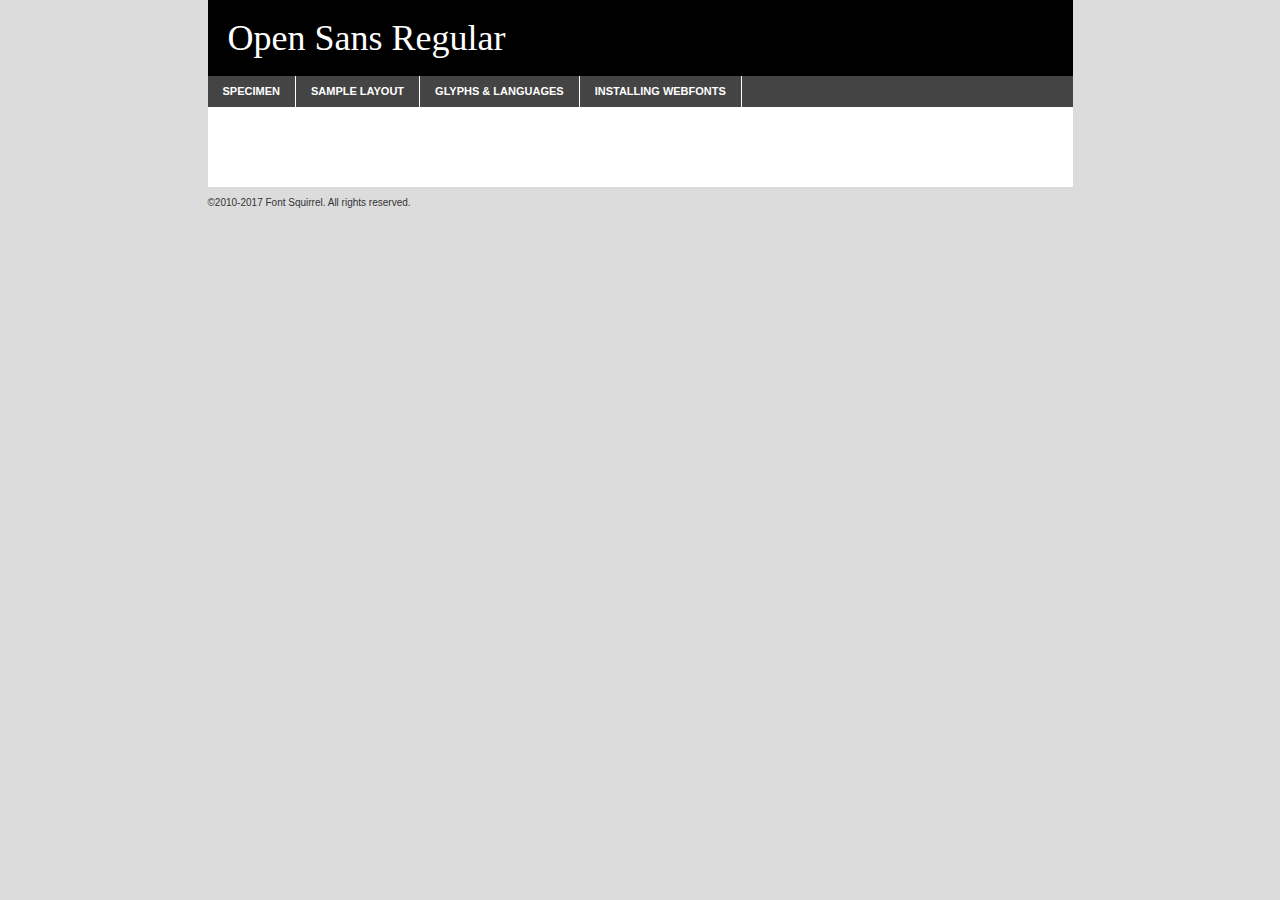
<file: fonts/opensans/opensans-regular-demo.html>
<!DOCTYPE html PUBLIC "-//W3C//DTD XHTML 1.0 Transitional//EN"
	"http://www.w3.org/TR/xhtml1/DTD/xhtml1-transitional.dtd">

<html xmlns="http://www.w3.org/1999/xhtml" xml:lang="en" lang="en">
<head>
	<meta http-equiv="Content-Type" content="text/html; charset=utf-8" />
	<script src="http://ajax.googleapis.com/ajax/libs/jquery/1.7.2/jquery.min.js" type="text/javascript" charset="utf-8"></script>
	<script type="text/javascript">
	(function($){$.fn.easyTabs=function(option){var param=jQuery.extend({fadeSpeed:"fast",defaultContent:1,activeClass:'active'},option);$(this).each(function(){var thisId="#"+this.id;if(param.defaultContent==''){param.defaultContent=1;}
	if(typeof param.defaultContent=="number")
	{var defaultTab=$(thisId+" .tabs li:eq("+(param.defaultContent-1)+") a").attr('href').substr(1);}else{var defaultTab=param.defaultContent;}
	$(thisId+" .tabs li a").each(function(){var tabToHide=$(this).attr('href').substr(1);$("#"+tabToHide).addClass('easytabs-tab-content');});hideAll();changeContent(defaultTab);function hideAll(){$(thisId+" .easytabs-tab-content").hide();}
	function changeContent(tabId){hideAll();$(thisId+" .tabs li").removeClass(param.activeClass);$(thisId+" .tabs li a[href=#"+tabId+"]").closest('li').addClass(param.activeClass);if(param.fadeSpeed!="none")
	{$(thisId+" #"+tabId).fadeIn(param.fadeSpeed);}else{$(thisId+" #"+tabId).show();}}
	$(thisId+" .tabs li").click(function(){var tabId=$(this).find('a').attr('href').substr(1);changeContent(tabId);return false;});});}})(jQuery);
	</script>
	<link rel="stylesheet" href="specimen_files/specimen_stylesheet.css" type="text/css" charset="utf-8" />
	<link rel="stylesheet" href="stylesheet.css" type="text/css" charset="utf-8" />

	<style type="text/css">
					body{
				font-family: 'open_sansregular';
							}
		</style>

	<title>Open Sans Regular Specimen</title>
	
	
	<script type="text/javascript" charset="utf-8">
		$(document).ready(function() {
			$('#container').easyTabs({defaultContent:1});
		});
	</script>
</head>

<body>
<div id="container">
	<div id="header">
		Open Sans Regular	</div>
	<ul class="tabs">
		<li><a href="#specimen">Specimen</a></li>
		<li><a href="#layout">Sample Layout</a></li>
				<li><a href="#glyphs">Glyphs &amp; Languages</a></li>
		<li><a href="#installing">Installing Webfonts</a></li>
		
	</ul>
	
	<div id="main_content">

		
			<div id="specimen">
		
				<div class="section">
					<div class="grid12 firstcol">
						<div class="huge">AaBb</div>
					</div>
				</div>
		
				<div class="section">
					<div class="glyph_range">A&#x200B;B&#x200b;C&#x200b;D&#x200b;E&#x200b;F&#x200b;G&#x200b;H&#x200b;I&#x200b;J&#x200b;K&#x200b;L&#x200b;M&#x200b;N&#x200b;O&#x200b;P&#x200b;Q&#x200b;R&#x200b;S&#x200b;T&#x200b;U&#x200b;V&#x200b;W&#x200b;X&#x200b;Y&#x200b;Z&#x200b;a&#x200b;b&#x200b;c&#x200b;d&#x200b;e&#x200b;f&#x200b;g&#x200b;h&#x200b;i&#x200b;j&#x200b;k&#x200b;l&#x200b;m&#x200b;n&#x200b;o&#x200b;p&#x200b;q&#x200b;r&#x200b;s&#x200b;t&#x200b;u&#x200b;v&#x200b;w&#x200b;x&#x200b;y&#x200b;z&#x200b;1&#x200b;2&#x200b;3&#x200b;4&#x200b;5&#x200b;6&#x200b;7&#x200b;8&#x200b;9&#x200b;0&#x200b;&amp;&#x200b;.&#x200b;,&#x200b;?&#x200b;!&#x200b;&#64;&#x200b;(&#x200b;)&#x200b;#&#x200b;$&#x200b;%&#x200b;*&#x200b;+&#x200b;-&#x200b;=&#x200b;:&#x200b;;</div>
				</div>
				<div class="section">
					<div class="grid12 firstcol">
						<table class="sample_table">
							<tr><td>10</td><td class="size10">abcdefghijklmnopqrstuvwxyzABCDEFGHIJKLMNOPQRSTUVWXYZ0123456789abcdefghijklmnopqrstuvwxyzABCDEFGHIJKLMNOPQRSTUVWXYZ0123456789abcdefghijklmnopqrstuvwxyzABCDEFGHIJKLMNOPQRSTUVWXYZ</td></tr>
							<tr><td>11</td><td class="size11">abcdefghijklmnopqrstuvwxyzABCDEFGHIJKLMNOPQRSTUVWXYZ0123456789abcdefghijklmnopqrstuvwxyzABCDEFGHIJKLMNOPQRSTUVWXYZ0123456789abcdefghijklmnopqrstuvwxyzABCDEFGHIJKLMNOPQRSTUVWXYZ</td></tr>
							<tr><td>12</td><td class="size12">abcdefghijklmnopqrstuvwxyzABCDEFGHIJKLMNOPQRSTUVWXYZ0123456789abcdefghijklmnopqrstuvwxyzABCDEFGHIJKLMNOPQRSTUVWXYZ0123456789abcdefghijklmnopqrstuvwxyzABCDEFGHIJKLMNOPQRSTUVWXYZ</td></tr>
							<tr><td>13</td><td class="size13">abcdefghijklmnopqrstuvwxyzABCDEFGHIJKLMNOPQRSTUVWXYZ0123456789abcdefghijklmnopqrstuvwxyzABCDEFGHIJKLMNOPQRSTUVWXYZ0123456789abcdefghijklmnopqrstuvwxyzABCDEFGHIJKLMNOPQRSTUVWXYZ</td></tr>
							<tr><td>14</td><td class="size14">abcdefghijklmnopqrstuvwxyzABCDEFGHIJKLMNOPQRSTUVWXYZ0123456789abcdefghijklmnopqrstuvwxyzABCDEFGHIJKLMNOPQRSTUVWXYZ0123456789abcdefghijklmnopqrstuvwxyzABCDEFGHIJKLMNOPQRSTUVWXYZ</td></tr>
							<tr><td>16</td><td class="size16">abcdefghijklmnopqrstuvwxyzABCDEFGHIJKLMNOPQRSTUVWXYZ0123456789abcdefghijklmnopqrstuvwxyzABCDEFGHIJKLMNOPQRSTUVWXYZ</td></tr>
							<tr><td>18</td><td class="size18">abcdefghijklmnopqrstuvwxyzABCDEFGHIJKLMNOPQRSTUVWXYZ0123456789abcdefghijklmnopqrstuvwxyzABCDEFGHIJKLMNOPQRSTUVWXYZ</td></tr>
							<tr><td>20</td><td class="size20">abcdefghijklmnopqrstuvwxyzABCDEFGHIJKLMNOPQRSTUVWXYZ0123456789abcdefghijklmnopqrstuvwxyzABCDEFGHIJKLMNOPQRSTUVWXYZ</td></tr>
							<tr><td>24</td><td class="size24">abcdefghijklmnopqrstuvwxyzABCDEFGHIJKLMNOPQRSTUVWXYZ0123456789abcdefghijklmnopqrstuvwxyzABCDEFGHIJKLMNOPQRSTUVWXYZ</td></tr>
							<tr><td>30</td><td class="size30">abcdefghijklmnopqrstuvwxyzABCDEFGHIJKLMNOPQRSTUVWXYZ0123456789abcdefghijklmnopqrstuvwxyzABCDEFGHIJKLMNOPQRSTUVWXYZ</td></tr>
							<tr><td>36</td><td class="size36">abcdefghijklmnopqrstuvwxyzABCDEFGHIJKLMNOPQRSTUVWXYZ0123456789abcdefghijklmnopqrstuvwxyzABCDEFGHIJKLMNOPQRSTUVWXYZ</td></tr>
							<tr><td>48</td><td class="size48">abcdefghijklmnopqrstuvwxyzABCDEFGHIJKLMNOPQRSTUVWXYZ0123456789abcdefghijklmnopqrstuvwxyzABCDEFGHIJKLMNOPQRSTUVWXYZ</td></tr>
							<tr><td>60</td><td class="size60">abcdefghijklmnopqrstuvwxyzABCDEFGHIJKLMNOPQRSTUVWXYZ0123456789abcdefghijklmnopqrstuvwxyzABCDEFGHIJKLMNOPQRSTUVWXYZ</td></tr>
							<tr><td>72</td><td class="size72">abcdefghijklmnopqrstuvwxyzABCDEFGHIJKLMNOPQRSTUVWXYZ0123456789abcdefghijklmnopqrstuvwxyzABCDEFGHIJKLMNOPQRSTUVWXYZ</td></tr>
							<tr><td>90</td><td class="size90">abcdefghijklmnopqrstuvwxyzABCDEFGHIJKLMNOPQRSTUVWXYZ0123456789abcdefghijklmnopqrstuvwxyzABCDEFGHIJKLMNOPQRSTUVWXYZ</td></tr>
						</table>
				
					</div>
			
				</div>
		
		
		
								<div class="section" id="bodycomparison">


										<div id="xheight">
				<div class="fontbody">&#x25FC;&#x25FC;&#x25FC;&#x25FC;&#x25FC;&#x25FC;&#x25FC;&#x25FC;&#x25FC;&#x25FC;&#x25FC;&#x25FC;&#x25FC;&#x25FC;&#x25FC;&#x25FC;&#x25FC;&#x25FC;&#x25FC;&#x25FC;&#x25FC;&#x25FC;&#x25FC;&#x25FC;&#x25FC;&#x25FC;&#x25FC;&#x25FC;&#x25FC;&#x25FC;&#x25FC;&#x25FC;&#x25FC;&#x25FC;&#x25FC;&#x25FC;&#x25FC;&#x25FC;&#x25FC;&#x25FC;&#x25FC;&#x25FC;&#x25FC;&#x25FC;&#x25FC;&#x25FC;&#x25FC;&#x25FC;&#x25FC;&#x25FC;&#x25FC;&#x25FC;&#x25FC;&#x25FC;&#x25FC;&#x25FC;&#x25FC;&#x25FC;&#x25FC;&#x25FC;&#x25FC;&#x25FC;&#x25FC;&#x25FC;&#x25FC;&#x25FC;&#x25FC;&#x25FC;&#x25FC;&#x25FC;&#x25FC;&#x25FC;&#x25FC;&#x25FC;&#x25FC;&#x25FC;&#x25FC;&#x25FC;&#x25FC;&#x25FC;&#x25FC;&#x25FC;&#x25FC;&#x25FC;&#x25FC;&#x25FC;&#x25FC;&#x25FC;&#x25FC;&#x25FC;&#x25FC;&#x25FC;&#x25FC;&#x25FC;&#x25FC;&#x25FC;&#x25FC;&#x25FC;&#x25FC;body</div><div class="arialbody">body</div><div class="verdanabody">body</div><div class="georgiabody">body</div></div>
										<div class="fontbody" style="z-index:1">
											body<span>Open Sans Regular</span>
										</div>
										<div class="arialbody" style="z-index:1">
											body<span>Arial</span>
										</div>
										<div class="verdanabody" style="z-index:1">
											body<span>Verdana</span>
										</div>
										<div class="georgiabody" style="z-index:1">
											body<span>Georgia</span>
										</div>



								</div>
		
		
				<div class="section psample psample_row1" id="">
					
					<div class="grid2 firstcol">
						<p class="size10"><span>10.</span>Aenean lacinia bibendum nulla sed consectetur. Fusce dapibus, tellus ac cursus commodo, tortor mauris condimentum nibh, ut fermentum massa justo sit amet risus. Nullam id dolor id nibh ultricies vehicula ut id elit. Cum sociis natoque penatibus et magnis dis parturient montes, nascetur ridiculus mus. Nulla vitae elit libero, a pharetra augue.</p>
			
					</div>
					<div class="grid3">
						<p class="size11"><span>11.</span>Aenean lacinia bibendum nulla sed consectetur. Fusce dapibus, tellus ac cursus commodo, tortor mauris condimentum nibh, ut fermentum massa justo sit amet risus. Nullam id dolor id nibh ultricies vehicula ut id elit. Cum sociis natoque penatibus et magnis dis parturient montes, nascetur ridiculus mus. Nulla vitae elit libero, a pharetra augue.</p>
			
					</div>
					<div class="grid3">
						<p class="size12"><span>12.</span>Aenean lacinia bibendum nulla sed consectetur. Fusce dapibus, tellus ac cursus commodo, tortor mauris condimentum nibh, ut fermentum massa justo sit amet risus. Nullam id dolor id nibh ultricies vehicula ut id elit. Cum sociis natoque penatibus et magnis dis parturient montes, nascetur ridiculus mus. Nulla vitae elit libero, a pharetra augue.</p>
			
					</div>
					<div class="grid4">
						<p class="size13"><span>13.</span>Aenean lacinia bibendum nulla sed consectetur. Fusce dapibus, tellus ac cursus commodo, tortor mauris condimentum nibh, ut fermentum massa justo sit amet risus. Nullam id dolor id nibh ultricies vehicula ut id elit. Cum sociis natoque penatibus et magnis dis parturient montes, nascetur ridiculus mus. Nulla vitae elit libero, a pharetra augue.</p>
			
					</div>
					<div class="white_blend"></div>
					
				</div>
				<div class="section psample psample_row2" id="">
					<div class="grid3 firstcol">
						<p class="size14"><span>14.</span>Aenean lacinia bibendum nulla sed consectetur. Fusce dapibus, tellus ac cursus commodo, tortor mauris condimentum nibh, ut fermentum massa justo sit amet risus. Nullam id dolor id nibh ultricies vehicula ut id elit. Cum sociis natoque penatibus et magnis dis parturient montes, nascetur ridiculus mus. Nulla vitae elit libero, a pharetra augue.</p>
			
					</div>
					<div class="grid4">
						<p class="size16"><span>16.</span>Aenean lacinia bibendum nulla sed consectetur. Fusce dapibus, tellus ac cursus commodo, tortor mauris condimentum nibh, ut fermentum massa justo sit amet risus. Nullam id dolor id nibh ultricies vehicula ut id elit. Cum sociis natoque penatibus et magnis dis parturient montes, nascetur ridiculus mus. Nulla vitae elit libero, a pharetra augue.</p>
			
					</div>
					<div class="grid5">
						<p class="size18"><span>18.</span>Aenean lacinia bibendum nulla sed consectetur. Fusce dapibus, tellus ac cursus commodo, tortor mauris condimentum nibh, ut fermentum massa justo sit amet risus. Nullam id dolor id nibh ultricies vehicula ut id elit. Cum sociis natoque penatibus et magnis dis parturient montes, nascetur ridiculus mus. Nulla vitae elit libero, a pharetra augue.</p>
			
					</div>

					<div class="white_blend"></div>

				</div>
				
				<div class="section psample psample_row3" id="">
					<div class="grid5 firstcol">
						<p class="size20"><span>20.</span>Aenean lacinia bibendum nulla sed consectetur. Fusce dapibus, tellus ac cursus commodo, tortor mauris condimentum nibh, ut fermentum massa justo sit amet risus. Nullam id dolor id nibh ultricies vehicula ut id elit. Cum sociis natoque penatibus et magnis dis parturient montes, nascetur ridiculus mus. Nulla vitae elit libero, a pharetra augue.</p>
					</div>
					<div class="grid7">
						<p class="size24"><span>24.</span>Aenean lacinia bibendum nulla sed consectetur. Fusce dapibus, tellus ac cursus commodo, tortor mauris condimentum nibh, ut fermentum massa justo sit amet risus. Nullam id dolor id nibh ultricies vehicula ut id elit. Cum sociis natoque penatibus et magnis dis parturient montes, nascetur ridiculus mus. Nulla vitae elit libero, a pharetra augue.</p>
					</div>
					
					<div class="white_blend"></div>
					
				</div>
				
				<div class="section psample psample_row4" id="">
					<div class="grid12 firstcol">
						<p class="size30"><span>30.</span>Aenean lacinia bibendum nulla sed consectetur. Fusce dapibus, tellus ac cursus commodo, tortor mauris condimentum nibh, ut fermentum massa justo sit amet risus. Nullam id dolor id nibh ultricies vehicula ut id elit. Cum sociis natoque penatibus et magnis dis parturient montes, nascetur ridiculus mus. Nulla vitae elit libero, a pharetra augue.</p>
					</div>
					<div class="white_blend"></div>
					
				</div>
				
				
				
				<div class="section psample psample_row1 fullreverse">
					<div class="grid2 firstcol">
						<p class="size10"><span>10.</span>Aenean lacinia bibendum nulla sed consectetur. Fusce dapibus, tellus ac cursus commodo, tortor mauris condimentum nibh, ut fermentum massa justo sit amet risus. Nullam id dolor id nibh ultricies vehicula ut id elit. Cum sociis natoque penatibus et magnis dis parturient montes, nascetur ridiculus mus. Nulla vitae elit libero, a pharetra augue.</p>
			
					</div>
					<div class="grid3">
						<p class="size11"><span>11.</span>Aenean lacinia bibendum nulla sed consectetur. Fusce dapibus, tellus ac cursus commodo, tortor mauris condimentum nibh, ut fermentum massa justo sit amet risus. Nullam id dolor id nibh ultricies vehicula ut id elit. Cum sociis natoque penatibus et magnis dis parturient montes, nascetur ridiculus mus. Nulla vitae elit libero, a pharetra augue.</p>
			
					</div>
					<div class="grid3">
						<p class="size12"><span>12.</span>Aenean lacinia bibendum nulla sed consectetur. Fusce dapibus, tellus ac cursus commodo, tortor mauris condimentum nibh, ut fermentum massa justo sit amet risus. Nullam id dolor id nibh ultricies vehicula ut id elit. Cum sociis natoque penatibus et magnis dis parturient montes, nascetur ridiculus mus. Nulla vitae elit libero, a pharetra augue.</p>
			
					</div>
					<div class="grid4">
						<p class="size13"><span>13.</span>Aenean lacinia bibendum nulla sed consectetur. Fusce dapibus, tellus ac cursus commodo, tortor mauris condimentum nibh, ut fermentum massa justo sit amet risus. Nullam id dolor id nibh ultricies vehicula ut id elit. Cum sociis natoque penatibus et magnis dis parturient montes, nascetur ridiculus mus. Nulla vitae elit libero, a pharetra augue.</p>
			
					</div>
					<div class="black_blend"></div>
					
				</div>
				
				<div class="section psample psample_row2 fullreverse">
					<div class="grid3 firstcol">
						<p class="size14"><span>14.</span>Aenean lacinia bibendum nulla sed consectetur. Fusce dapibus, tellus ac cursus commodo, tortor mauris condimentum nibh, ut fermentum massa justo sit amet risus. Nullam id dolor id nibh ultricies vehicula ut id elit. Cum sociis natoque penatibus et magnis dis parturient montes, nascetur ridiculus mus. Nulla vitae elit libero, a pharetra augue.</p>
			
					</div>
					<div class="grid4">
						<p class="size16"><span>16.</span>Aenean lacinia bibendum nulla sed consectetur. Fusce dapibus, tellus ac cursus commodo, tortor mauris condimentum nibh, ut fermentum massa justo sit amet risus. Nullam id dolor id nibh ultricies vehicula ut id elit. Cum sociis natoque penatibus et magnis dis parturient montes, nascetur ridiculus mus. Nulla vitae elit libero, a pharetra augue.</p>
			
					</div>
					<div class="grid5">
						<p class="size18"><span>18.</span>Aenean lacinia bibendum nulla sed consectetur. Fusce dapibus, tellus ac cursus commodo, tortor mauris condimentum nibh, ut fermentum massa justo sit amet risus. Nullam id dolor id nibh ultricies vehicula ut id elit. Cum sociis natoque penatibus et magnis dis parturient montes, nascetur ridiculus mus. Nulla vitae elit libero, a pharetra augue.</p>
			
					</div>
					<div class="black_blend"></div>

				</div>
				
				<div class="section psample fullreverse psample_row3" id="">
					<div class="grid5 firstcol">
						<p class="size20"><span>20.</span>Aenean lacinia bibendum nulla sed consectetur. Fusce dapibus, tellus ac cursus commodo, tortor mauris condimentum nibh, ut fermentum massa justo sit amet risus. Nullam id dolor id nibh ultricies vehicula ut id elit. Cum sociis natoque penatibus et magnis dis parturient montes, nascetur ridiculus mus. Nulla vitae elit libero, a pharetra augue.</p>
					</div>
					<div class="grid7">
						<p class="size24"><span>24.</span>Aenean lacinia bibendum nulla sed consectetur. Fusce dapibus, tellus ac cursus commodo, tortor mauris condimentum nibh, ut fermentum massa justo sit amet risus. Nullam id dolor id nibh ultricies vehicula ut id elit. Cum sociis natoque penatibus et magnis dis parturient montes, nascetur ridiculus mus. Nulla vitae elit libero, a pharetra augue.</p>
					</div>
					
					<div class="black_blend"></div>
					
				</div>
				
				<div class="section psample fullreverse psample_row4" id="" style="border-bottom: 20px #000 solid;">
					<div class="grid12 firstcol">
						<p class="size30"><span>30.</span>Aenean lacinia bibendum nulla sed consectetur. Fusce dapibus, tellus ac cursus commodo, tortor mauris condimentum nibh, ut fermentum massa justo sit amet risus. Nullam id dolor id nibh ultricies vehicula ut id elit. Cum sociis natoque penatibus et magnis dis parturient montes, nascetur ridiculus mus. Nulla vitae elit libero, a pharetra augue.</p>
					</div>
					<div class="black_blend"></div>
					
				</div>
				
				
				
				
			</div>
			
			<div id="layout">
				
				<div class="section">
					
					<div class="grid12 firstcol">
						<h1>Lorem Ipsum Dolor</h1>
						<h2>Etiam porta sem malesuada magna mollis euismod</h2>
						
						<p class="byline">By <a href="#link">Aenean Lacinia</a></p>
					</div>
				</div>
				<div class="section">
					<div class="grid8 firstcol">
						<p class="large">Donec sed odio dui. Morbi leo risus, porta ac consectetur ac, vestibulum at eros. Fusce dapibus, tellus ac cursus commodo, tortor mauris condimentum nibh, ut fermentum massa justo sit amet risus. </p>

						
						<h3>Pellentesque ornare sem</h3>

						<p>Maecenas sed diam eget risus varius blandit sit amet non magna. Maecenas faucibus mollis interdum. Donec ullamcorper nulla non metus auctor fringilla. Nullam id dolor id nibh ultricies vehicula ut id elit. Nullam id dolor id nibh ultricies vehicula ut id elit. </p>

						<p>Aenean eu leo quam. Pellentesque ornare sem lacinia quam venenatis vestibulum. Lorem ipsum dolor sit amet, consectetur adipiscing elit. Cum sociis natoque penatibus et magnis dis parturient montes, nascetur ridiculus mus. </p>

						<p>Nulla vitae elit libero, a pharetra augue. Praesent commodo cursus magna, vel scelerisque nisl consectetur et. Aenean lacinia bibendum nulla sed consectetur. </p>

						<p>Nullam quis risus eget urna mollis ornare vel eu leo. Nullam quis risus eget urna mollis ornare vel eu leo. Maecenas sed diam eget risus varius blandit sit amet non magna. Donec ullamcorper nulla non metus auctor fringilla. </p>

						<h3>Cras mattis consectetur</h3>

						<p>Aenean eu leo quam. Pellentesque ornare sem lacinia quam venenatis vestibulum. Aenean lacinia bibendum nulla sed consectetur. Integer posuere erat a ante venenatis dapibus posuere velit aliquet. Cras mattis consectetur purus sit amet fermentum. </p>

						<p>Nullam id dolor id nibh ultricies vehicula ut id elit. Nullam quis risus eget urna mollis ornare vel eu leo. Cras mattis consectetur purus sit amet fermentum.</p>
					</div>
					
					<div class="grid4 sidebar">
						
						<div class="box reverse">
							<p class="last">Nullam quis risus eget urna mollis ornare vel eu leo. Donec ullamcorper nulla non metus auctor fringilla. Cras mattis consectetur purus sit amet fermentum. Sed posuere consectetur est at lobortis. Lorem ipsum dolor sit amet, consectetur adipiscing elit. </p>
						</div>
						
						<p class="caption">Maecenas sed diam eget risus varius.</p>

						<p>Vestibulum id ligula porta felis euismod semper. Integer posuere erat a ante venenatis dapibus posuere velit aliquet. Vestibulum id ligula porta felis euismod semper. Sed posuere consectetur est at lobortis. Maecenas sed diam eget risus varius blandit sit amet non magna. Fusce dapibus, tellus ac cursus commodo, tortor mauris condimentum nibh, ut fermentum massa justo sit amet risus. </p>

					

						<p>Duis mollis, est non commodo luctus, nisi erat porttitor ligula, eget lacinia odio sem nec elit. Aenean lacinia bibendum nulla sed consectetur. Vivamus sagittis lacus vel augue laoreet rutrum faucibus dolor auctor. Aenean lacinia bibendum nulla sed consectetur. Nullam quis risus eget urna mollis ornare vel eu leo. </p>

						<p>Praesent commodo cursus magna, vel scelerisque nisl consectetur et. Donec ullamcorper nulla non metus auctor fringilla. Maecenas faucibus mollis interdum. Fusce dapibus, tellus ac cursus commodo, tortor mauris condimentum nibh, ut fermentum massa justo sit amet risus. </p>

					</div>
				</div>
				
			</div>


			



		<div id="glyphs">
			<div class="section">
				<div class="grid12 firstcol">
			
				<h1>Language Support</h1>
				<p>The subset of Open Sans Regular in this kit supports the following languages:<br />
			
					Cyrillic, English, Arrernte, Bislama, Cebuano, Fijian, Gilbertese, Hmong, Ibanag, Iloko_ilokano, Interglossa_glosa, Interlingua, Lojban, Norfolk_pitcairnese, Oromo, Rotokas, Seychelles_creole, Shona, Somali, Southern_ndebele, Swahili, Swati_swazi, Tok_pisin, Turkmen_cyrillic, Uyghur_cyrillic, Votic_cyrillic, Warlpiri, Xhosa, Zulu, Latinbasic, Ubasic, Demo, Russian, Belarusian, Ukrainian, Rusyn, Bulgarian, Macedonian, Moldovan, Ossetian, Tajik, Kildinsami, Komi-permyak, Meadowmari, Hillmari, Udmurt, Khanty, Nenets, Abkhaz, Kabardian, Chechen, Azerbaijani_cyrillic, Kazakh, Kyrgyz_cyrillic, Karachay_cyrillic, Bashkir, Tatar_cyrillic, Khakas, Yakut_sakha, Tuvin, Uzbek_cyrillic, Chuvash, Evenki_cyrillic, Buryat_cyrillic, Khalkha, Kalmyk_cyrillic, Dungan, Serbian_cyrillic				</p>
				<h1>Glyph Chart</h1>
				<p>The subset of Open Sans Regular in this kit includes all the glyphs listed below. Unicode entities are included above each glyph to help you insert individual characters into your layout.</p>
				<div id="glyph_chart">
			
																				 <div><p>&amp;#13;</p>&#13;</div>
																				 <div><p>&amp;#32;</p>&#32;</div>
																				 <div><p>&amp;#33;</p>&#33;</div>
																				 <div><p>&amp;#34;</p>&#34;</div>
																				 <div><p>&amp;#35;</p>&#35;</div>
																				 <div><p>&amp;#36;</p>&#36;</div>
																				 <div><p>&amp;#37;</p>&#37;</div>
																				 <div><p>&amp;#38;</p>&#38;</div>
																				 <div><p>&amp;#39;</p>&#39;</div>
																				 <div><p>&amp;#40;</p>&#40;</div>
																				 <div><p>&amp;#41;</p>&#41;</div>
																				 <div><p>&amp;#42;</p>&#42;</div>
																				 <div><p>&amp;#43;</p>&#43;</div>
																				 <div><p>&amp;#44;</p>&#44;</div>
																				 <div><p>&amp;#45;</p>&#45;</div>
																				 <div><p>&amp;#46;</p>&#46;</div>
																				 <div><p>&amp;#47;</p>&#47;</div>
																				 <div><p>&amp;#48;</p>&#48;</div>
																				 <div><p>&amp;#49;</p>&#49;</div>
																				 <div><p>&amp;#50;</p>&#50;</div>
																				 <div><p>&amp;#51;</p>&#51;</div>
																				 <div><p>&amp;#52;</p>&#52;</div>
																				 <div><p>&amp;#53;</p>&#53;</div>
																				 <div><p>&amp;#54;</p>&#54;</div>
																				 <div><p>&amp;#55;</p>&#55;</div>
																				 <div><p>&amp;#56;</p>&#56;</div>
																				 <div><p>&amp;#57;</p>&#57;</div>
																				 <div><p>&amp;#58;</p>&#58;</div>
																				 <div><p>&amp;#59;</p>&#59;</div>
																				 <div><p>&amp;#60;</p>&#60;</div>
																				 <div><p>&amp;#61;</p>&#61;</div>
																				 <div><p>&amp;#62;</p>&#62;</div>
																				 <div><p>&amp;#63;</p>&#63;</div>
																				 <div><p>&amp;#64;</p>&#64;</div>
																				 <div><p>&amp;#65;</p>&#65;</div>
																				 <div><p>&amp;#66;</p>&#66;</div>
																				 <div><p>&amp;#67;</p>&#67;</div>
																				 <div><p>&amp;#68;</p>&#68;</div>
																				 <div><p>&amp;#69;</p>&#69;</div>
																				 <div><p>&amp;#70;</p>&#70;</div>
																				 <div><p>&amp;#71;</p>&#71;</div>
																				 <div><p>&amp;#72;</p>&#72;</div>
																				 <div><p>&amp;#73;</p>&#73;</div>
																				 <div><p>&amp;#74;</p>&#74;</div>
																				 <div><p>&amp;#75;</p>&#75;</div>
																				 <div><p>&amp;#76;</p>&#76;</div>
																				 <div><p>&amp;#77;</p>&#77;</div>
																				 <div><p>&amp;#78;</p>&#78;</div>
																				 <div><p>&amp;#79;</p>&#79;</div>
																				 <div><p>&amp;#80;</p>&#80;</div>
																				 <div><p>&amp;#81;</p>&#81;</div>
																				 <div><p>&amp;#82;</p>&#82;</div>
																				 <div><p>&amp;#83;</p>&#83;</div>
																				 <div><p>&amp;#84;</p>&#84;</div>
																				 <div><p>&amp;#85;</p>&#85;</div>
																				 <div><p>&amp;#86;</p>&#86;</div>
																				 <div><p>&amp;#87;</p>&#87;</div>
																				 <div><p>&amp;#88;</p>&#88;</div>
																				 <div><p>&amp;#89;</p>&#89;</div>
																				 <div><p>&amp;#90;</p>&#90;</div>
																				 <div><p>&amp;#91;</p>&#91;</div>
																				 <div><p>&amp;#92;</p>&#92;</div>
																				 <div><p>&amp;#93;</p>&#93;</div>
																				 <div><p>&amp;#94;</p>&#94;</div>
																				 <div><p>&amp;#95;</p>&#95;</div>
																				 <div><p>&amp;#96;</p>&#96;</div>
																				 <div><p>&amp;#97;</p>&#97;</div>
																				 <div><p>&amp;#98;</p>&#98;</div>
																				 <div><p>&amp;#99;</p>&#99;</div>
																				 <div><p>&amp;#100;</p>&#100;</div>
																				 <div><p>&amp;#101;</p>&#101;</div>
																				 <div><p>&amp;#102;</p>&#102;</div>
																				 <div><p>&amp;#103;</p>&#103;</div>
																				 <div><p>&amp;#104;</p>&#104;</div>
																				 <div><p>&amp;#105;</p>&#105;</div>
																				 <div><p>&amp;#106;</p>&#106;</div>
																				 <div><p>&amp;#107;</p>&#107;</div>
																				 <div><p>&amp;#108;</p>&#108;</div>
																				 <div><p>&amp;#109;</p>&#109;</div>
																				 <div><p>&amp;#110;</p>&#110;</div>
																				 <div><p>&amp;#111;</p>&#111;</div>
																				 <div><p>&amp;#112;</p>&#112;</div>
																				 <div><p>&amp;#113;</p>&#113;</div>
																				 <div><p>&amp;#114;</p>&#114;</div>
																				 <div><p>&amp;#115;</p>&#115;</div>
																				 <div><p>&amp;#116;</p>&#116;</div>
																				 <div><p>&amp;#117;</p>&#117;</div>
																				 <div><p>&amp;#118;</p>&#118;</div>
																				 <div><p>&amp;#119;</p>&#119;</div>
																				 <div><p>&amp;#120;</p>&#120;</div>
																				 <div><p>&amp;#121;</p>&#121;</div>
																				 <div><p>&amp;#122;</p>&#122;</div>
																				 <div><p>&amp;#123;</p>&#123;</div>
																				 <div><p>&amp;#124;</p>&#124;</div>
																				 <div><p>&amp;#125;</p>&#125;</div>
																				 <div><p>&amp;#126;</p>&#126;</div>
																				 <div><p>&amp;#160;</p>&#160;</div>
																				 <div><p>&amp;#162;</p>&#162;</div>
																				 <div><p>&amp;#163;</p>&#163;</div>
																				 <div><p>&amp;#165;</p>&#165;</div>
																				 <div><p>&amp;#168;</p>&#168;</div>
																				 <div><p>&amp;#169;</p>&#169;</div>
																				 <div><p>&amp;#171;</p>&#171;</div>
																				 <div><p>&amp;#173;</p>&#173;</div>
																				 <div><p>&amp;#174;</p>&#174;</div>
																				 <div><p>&amp;#180;</p>&#180;</div>
																				 <div><p>&amp;#184;</p>&#184;</div>
																				 <div><p>&amp;#187;</p>&#187;</div>
																				 <div><p>&amp;#710;</p>&#710;</div>
																				 <div><p>&amp;#730;</p>&#730;</div>
																				 <div><p>&amp;#732;</p>&#732;</div>
																				 <div><p>&amp;#1024;</p>&#1024;</div>
																				 <div><p>&amp;#1025;</p>&#1025;</div>
																				 <div><p>&amp;#1026;</p>&#1026;</div>
																				 <div><p>&amp;#1027;</p>&#1027;</div>
																				 <div><p>&amp;#1028;</p>&#1028;</div>
																				 <div><p>&amp;#1029;</p>&#1029;</div>
																				 <div><p>&amp;#1030;</p>&#1030;</div>
																				 <div><p>&amp;#1031;</p>&#1031;</div>
																				 <div><p>&amp;#1032;</p>&#1032;</div>
																				 <div><p>&amp;#1033;</p>&#1033;</div>
																				 <div><p>&amp;#1034;</p>&#1034;</div>
																				 <div><p>&amp;#1035;</p>&#1035;</div>
																				 <div><p>&amp;#1036;</p>&#1036;</div>
																				 <div><p>&amp;#1037;</p>&#1037;</div>
																				 <div><p>&amp;#1038;</p>&#1038;</div>
																				 <div><p>&amp;#1039;</p>&#1039;</div>
																				 <div><p>&amp;#1040;</p>&#1040;</div>
																				 <div><p>&amp;#1041;</p>&#1041;</div>
																				 <div><p>&amp;#1042;</p>&#1042;</div>
																				 <div><p>&amp;#1043;</p>&#1043;</div>
																				 <div><p>&amp;#1044;</p>&#1044;</div>
																				 <div><p>&amp;#1045;</p>&#1045;</div>
																				 <div><p>&amp;#1046;</p>&#1046;</div>
																				 <div><p>&amp;#1047;</p>&#1047;</div>
																				 <div><p>&amp;#1048;</p>&#1048;</div>
																				 <div><p>&amp;#1049;</p>&#1049;</div>
																				 <div><p>&amp;#1050;</p>&#1050;</div>
																				 <div><p>&amp;#1051;</p>&#1051;</div>
																				 <div><p>&amp;#1052;</p>&#1052;</div>
																				 <div><p>&amp;#1053;</p>&#1053;</div>
																				 <div><p>&amp;#1054;</p>&#1054;</div>
																				 <div><p>&amp;#1055;</p>&#1055;</div>
																				 <div><p>&amp;#1056;</p>&#1056;</div>
																				 <div><p>&amp;#1057;</p>&#1057;</div>
																				 <div><p>&amp;#1058;</p>&#1058;</div>
																				 <div><p>&amp;#1059;</p>&#1059;</div>
																				 <div><p>&amp;#1060;</p>&#1060;</div>
																				 <div><p>&amp;#1061;</p>&#1061;</div>
																				 <div><p>&amp;#1062;</p>&#1062;</div>
																				 <div><p>&amp;#1063;</p>&#1063;</div>
																				 <div><p>&amp;#1064;</p>&#1064;</div>
																				 <div><p>&amp;#1065;</p>&#1065;</div>
																				 <div><p>&amp;#1066;</p>&#1066;</div>
																				 <div><p>&amp;#1067;</p>&#1067;</div>
																				 <div><p>&amp;#1068;</p>&#1068;</div>
																				 <div><p>&amp;#1069;</p>&#1069;</div>
																				 <div><p>&amp;#1070;</p>&#1070;</div>
																				 <div><p>&amp;#1071;</p>&#1071;</div>
																				 <div><p>&amp;#1072;</p>&#1072;</div>
																				 <div><p>&amp;#1073;</p>&#1073;</div>
																				 <div><p>&amp;#1074;</p>&#1074;</div>
																				 <div><p>&amp;#1075;</p>&#1075;</div>
																				 <div><p>&amp;#1076;</p>&#1076;</div>
																				 <div><p>&amp;#1077;</p>&#1077;</div>
																				 <div><p>&amp;#1078;</p>&#1078;</div>
																				 <div><p>&amp;#1079;</p>&#1079;</div>
																				 <div><p>&amp;#1080;</p>&#1080;</div>
																				 <div><p>&amp;#1081;</p>&#1081;</div>
																				 <div><p>&amp;#1082;</p>&#1082;</div>
																				 <div><p>&amp;#1083;</p>&#1083;</div>
																				 <div><p>&amp;#1084;</p>&#1084;</div>
																				 <div><p>&amp;#1085;</p>&#1085;</div>
																				 <div><p>&amp;#1086;</p>&#1086;</div>
																				 <div><p>&amp;#1087;</p>&#1087;</div>
																				 <div><p>&amp;#1088;</p>&#1088;</div>
																				 <div><p>&amp;#1089;</p>&#1089;</div>
																				 <div><p>&amp;#1090;</p>&#1090;</div>
																				 <div><p>&amp;#1091;</p>&#1091;</div>
																				 <div><p>&amp;#1092;</p>&#1092;</div>
																				 <div><p>&amp;#1093;</p>&#1093;</div>
																				 <div><p>&amp;#1094;</p>&#1094;</div>
																				 <div><p>&amp;#1095;</p>&#1095;</div>
																				 <div><p>&amp;#1096;</p>&#1096;</div>
																				 <div><p>&amp;#1097;</p>&#1097;</div>
																				 <div><p>&amp;#1098;</p>&#1098;</div>
																				 <div><p>&amp;#1099;</p>&#1099;</div>
																				 <div><p>&amp;#1100;</p>&#1100;</div>
																				 <div><p>&amp;#1101;</p>&#1101;</div>
																				 <div><p>&amp;#1102;</p>&#1102;</div>
																				 <div><p>&amp;#1103;</p>&#1103;</div>
																				 <div><p>&amp;#1104;</p>&#1104;</div>
																				 <div><p>&amp;#1105;</p>&#1105;</div>
																				 <div><p>&amp;#1106;</p>&#1106;</div>
																				 <div><p>&amp;#1107;</p>&#1107;</div>
																				 <div><p>&amp;#1108;</p>&#1108;</div>
																				 <div><p>&amp;#1109;</p>&#1109;</div>
																				 <div><p>&amp;#1110;</p>&#1110;</div>
																				 <div><p>&amp;#1111;</p>&#1111;</div>
																				 <div><p>&amp;#1112;</p>&#1112;</div>
																				 <div><p>&amp;#1113;</p>&#1113;</div>
																				 <div><p>&amp;#1114;</p>&#1114;</div>
																				 <div><p>&amp;#1115;</p>&#1115;</div>
																				 <div><p>&amp;#1116;</p>&#1116;</div>
																				 <div><p>&amp;#1117;</p>&#1117;</div>
																				 <div><p>&amp;#1118;</p>&#1118;</div>
																				 <div><p>&amp;#1119;</p>&#1119;</div>
																				 <div><p>&amp;#1120;</p>&#1120;</div>
																				 <div><p>&amp;#1121;</p>&#1121;</div>
																				 <div><p>&amp;#1122;</p>&#1122;</div>
																				 <div><p>&amp;#1123;</p>&#1123;</div>
																				 <div><p>&amp;#1124;</p>&#1124;</div>
																				 <div><p>&amp;#1125;</p>&#1125;</div>
																				 <div><p>&amp;#1126;</p>&#1126;</div>
																				 <div><p>&amp;#1127;</p>&#1127;</div>
																				 <div><p>&amp;#1128;</p>&#1128;</div>
																				 <div><p>&amp;#1129;</p>&#1129;</div>
																				 <div><p>&amp;#1130;</p>&#1130;</div>
																				 <div><p>&amp;#1131;</p>&#1131;</div>
																				 <div><p>&amp;#1132;</p>&#1132;</div>
																				 <div><p>&amp;#1133;</p>&#1133;</div>
																				 <div><p>&amp;#1134;</p>&#1134;</div>
																				 <div><p>&amp;#1135;</p>&#1135;</div>
																				 <div><p>&amp;#1136;</p>&#1136;</div>
																				 <div><p>&amp;#1137;</p>&#1137;</div>
																				 <div><p>&amp;#1138;</p>&#1138;</div>
																				 <div><p>&amp;#1139;</p>&#1139;</div>
																				 <div><p>&amp;#1140;</p>&#1140;</div>
																				 <div><p>&amp;#1141;</p>&#1141;</div>
																				 <div><p>&amp;#1142;</p>&#1142;</div>
																				 <div><p>&amp;#1143;</p>&#1143;</div>
																				 <div><p>&amp;#1144;</p>&#1144;</div>
																				 <div><p>&amp;#1145;</p>&#1145;</div>
																				 <div><p>&amp;#1146;</p>&#1146;</div>
																				 <div><p>&amp;#1147;</p>&#1147;</div>
																				 <div><p>&amp;#1148;</p>&#1148;</div>
																				 <div><p>&amp;#1149;</p>&#1149;</div>
																				 <div><p>&amp;#1150;</p>&#1150;</div>
																				 <div><p>&amp;#1151;</p>&#1151;</div>
																				 <div><p>&amp;#1152;</p>&#1152;</div>
																				 <div><p>&amp;#1153;</p>&#1153;</div>
																				 <div><p>&amp;#1154;</p>&#1154;</div>
																				 <div><p>&amp;#1155;</p>&#1155;</div>
																				 <div><p>&amp;#1156;</p>&#1156;</div>
																				 <div><p>&amp;#1157;</p>&#1157;</div>
																				 <div><p>&amp;#1158;</p>&#1158;</div>
																				 <div><p>&amp;#1160;</p>&#1160;</div>
																				 <div><p>&amp;#1161;</p>&#1161;</div>
																				 <div><p>&amp;#1162;</p>&#1162;</div>
																				 <div><p>&amp;#1163;</p>&#1163;</div>
																				 <div><p>&amp;#1164;</p>&#1164;</div>
																				 <div><p>&amp;#1165;</p>&#1165;</div>
																				 <div><p>&amp;#1166;</p>&#1166;</div>
																				 <div><p>&amp;#1167;</p>&#1167;</div>
																				 <div><p>&amp;#1168;</p>&#1168;</div>
																				 <div><p>&amp;#1169;</p>&#1169;</div>
																				 <div><p>&amp;#1170;</p>&#1170;</div>
																				 <div><p>&amp;#1171;</p>&#1171;</div>
																				 <div><p>&amp;#1172;</p>&#1172;</div>
																				 <div><p>&amp;#1173;</p>&#1173;</div>
																				 <div><p>&amp;#1174;</p>&#1174;</div>
																				 <div><p>&amp;#1175;</p>&#1175;</div>
																				 <div><p>&amp;#1176;</p>&#1176;</div>
																				 <div><p>&amp;#1177;</p>&#1177;</div>
																				 <div><p>&amp;#1178;</p>&#1178;</div>
																				 <div><p>&amp;#1179;</p>&#1179;</div>
																				 <div><p>&amp;#1180;</p>&#1180;</div>
																				 <div><p>&amp;#1181;</p>&#1181;</div>
																				 <div><p>&amp;#1182;</p>&#1182;</div>
																				 <div><p>&amp;#1183;</p>&#1183;</div>
																				 <div><p>&amp;#1184;</p>&#1184;</div>
																				 <div><p>&amp;#1185;</p>&#1185;</div>
																				 <div><p>&amp;#1186;</p>&#1186;</div>
																				 <div><p>&amp;#1187;</p>&#1187;</div>
																				 <div><p>&amp;#1188;</p>&#1188;</div>
																				 <div><p>&amp;#1189;</p>&#1189;</div>
																				 <div><p>&amp;#1190;</p>&#1190;</div>
																				 <div><p>&amp;#1191;</p>&#1191;</div>
																				 <div><p>&amp;#1192;</p>&#1192;</div>
																				 <div><p>&amp;#1193;</p>&#1193;</div>
																				 <div><p>&amp;#1194;</p>&#1194;</div>
																				 <div><p>&amp;#1195;</p>&#1195;</div>
																				 <div><p>&amp;#1196;</p>&#1196;</div>
																				 <div><p>&amp;#1197;</p>&#1197;</div>
																				 <div><p>&amp;#1198;</p>&#1198;</div>
																				 <div><p>&amp;#1199;</p>&#1199;</div>
																				 <div><p>&amp;#1200;</p>&#1200;</div>
																				 <div><p>&amp;#1201;</p>&#1201;</div>
																				 <div><p>&amp;#1202;</p>&#1202;</div>
																				 <div><p>&amp;#1203;</p>&#1203;</div>
																				 <div><p>&amp;#1204;</p>&#1204;</div>
																				 <div><p>&amp;#1205;</p>&#1205;</div>
																				 <div><p>&amp;#1206;</p>&#1206;</div>
																				 <div><p>&amp;#1207;</p>&#1207;</div>
																				 <div><p>&amp;#1208;</p>&#1208;</div>
																				 <div><p>&amp;#1209;</p>&#1209;</div>
																				 <div><p>&amp;#1210;</p>&#1210;</div>
																				 <div><p>&amp;#1211;</p>&#1211;</div>
																				 <div><p>&amp;#1212;</p>&#1212;</div>
																				 <div><p>&amp;#1213;</p>&#1213;</div>
																				 <div><p>&amp;#1214;</p>&#1214;</div>
																				 <div><p>&amp;#1215;</p>&#1215;</div>
																				 <div><p>&amp;#1216;</p>&#1216;</div>
																				 <div><p>&amp;#1217;</p>&#1217;</div>
																				 <div><p>&amp;#1218;</p>&#1218;</div>
																				 <div><p>&amp;#1219;</p>&#1219;</div>
																				 <div><p>&amp;#1220;</p>&#1220;</div>
																				 <div><p>&amp;#1221;</p>&#1221;</div>
																				 <div><p>&amp;#1222;</p>&#1222;</div>
																				 <div><p>&amp;#1223;</p>&#1223;</div>
																				 <div><p>&amp;#1224;</p>&#1224;</div>
																				 <div><p>&amp;#1225;</p>&#1225;</div>
																				 <div><p>&amp;#1226;</p>&#1226;</div>
																				 <div><p>&amp;#1227;</p>&#1227;</div>
																				 <div><p>&amp;#1228;</p>&#1228;</div>
																				 <div><p>&amp;#1229;</p>&#1229;</div>
																				 <div><p>&amp;#1230;</p>&#1230;</div>
																				 <div><p>&amp;#1231;</p>&#1231;</div>
																				 <div><p>&amp;#1232;</p>&#1232;</div>
																				 <div><p>&amp;#1233;</p>&#1233;</div>
																				 <div><p>&amp;#1234;</p>&#1234;</div>
																				 <div><p>&amp;#1235;</p>&#1235;</div>
																				 <div><p>&amp;#1236;</p>&#1236;</div>
																				 <div><p>&amp;#1237;</p>&#1237;</div>
																				 <div><p>&amp;#1238;</p>&#1238;</div>
																				 <div><p>&amp;#1239;</p>&#1239;</div>
																				 <div><p>&amp;#1240;</p>&#1240;</div>
																				 <div><p>&amp;#1241;</p>&#1241;</div>
																				 <div><p>&amp;#1242;</p>&#1242;</div>
																				 <div><p>&amp;#1243;</p>&#1243;</div>
																				 <div><p>&amp;#1244;</p>&#1244;</div>
																				 <div><p>&amp;#1245;</p>&#1245;</div>
																				 <div><p>&amp;#1246;</p>&#1246;</div>
																				 <div><p>&amp;#1247;</p>&#1247;</div>
																				 <div><p>&amp;#1248;</p>&#1248;</div>
																				 <div><p>&amp;#1249;</p>&#1249;</div>
																				 <div><p>&amp;#1250;</p>&#1250;</div>
																				 <div><p>&amp;#1251;</p>&#1251;</div>
																				 <div><p>&amp;#1252;</p>&#1252;</div>
																				 <div><p>&amp;#1253;</p>&#1253;</div>
																				 <div><p>&amp;#1254;</p>&#1254;</div>
																				 <div><p>&amp;#1255;</p>&#1255;</div>
																				 <div><p>&amp;#1256;</p>&#1256;</div>
																				 <div><p>&amp;#1257;</p>&#1257;</div>
																				 <div><p>&amp;#1258;</p>&#1258;</div>
																				 <div><p>&amp;#1259;</p>&#1259;</div>
																				 <div><p>&amp;#1260;</p>&#1260;</div>
																				 <div><p>&amp;#1261;</p>&#1261;</div>
																				 <div><p>&amp;#1262;</p>&#1262;</div>
																				 <div><p>&amp;#1263;</p>&#1263;</div>
																				 <div><p>&amp;#1264;</p>&#1264;</div>
																				 <div><p>&amp;#1265;</p>&#1265;</div>
																				 <div><p>&amp;#1266;</p>&#1266;</div>
																				 <div><p>&amp;#1267;</p>&#1267;</div>
																				 <div><p>&amp;#1268;</p>&#1268;</div>
																				 <div><p>&amp;#1269;</p>&#1269;</div>
																				 <div><p>&amp;#1270;</p>&#1270;</div>
																				 <div><p>&amp;#1271;</p>&#1271;</div>
																				 <div><p>&amp;#1272;</p>&#1272;</div>
																				 <div><p>&amp;#1273;</p>&#1273;</div>
																				 <div><p>&amp;#1274;</p>&#1274;</div>
																				 <div><p>&amp;#1275;</p>&#1275;</div>
																				 <div><p>&amp;#1276;</p>&#1276;</div>
																				 <div><p>&amp;#1277;</p>&#1277;</div>
																				 <div><p>&amp;#1278;</p>&#1278;</div>
																				 <div><p>&amp;#1279;</p>&#1279;</div>
																				 <div><p>&amp;#8192;</p>&#8192;</div>
																				 <div><p>&amp;#8193;</p>&#8193;</div>
																				 <div><p>&amp;#8194;</p>&#8194;</div>
																				 <div><p>&amp;#8195;</p>&#8195;</div>
																				 <div><p>&amp;#8196;</p>&#8196;</div>
																				 <div><p>&amp;#8197;</p>&#8197;</div>
																				 <div><p>&amp;#8198;</p>&#8198;</div>
																				 <div><p>&amp;#8199;</p>&#8199;</div>
																				 <div><p>&amp;#8200;</p>&#8200;</div>
																				 <div><p>&amp;#8201;</p>&#8201;</div>
																				 <div><p>&amp;#8202;</p>&#8202;</div>
																				 <div><p>&amp;#8208;</p>&#8208;</div>
																				 <div><p>&amp;#8209;</p>&#8209;</div>
																				 <div><p>&amp;#8210;</p>&#8210;</div>
																				 <div><p>&amp;#8211;</p>&#8211;</div>
																				 <div><p>&amp;#8212;</p>&#8212;</div>
																				 <div><p>&amp;#8216;</p>&#8216;</div>
																				 <div><p>&amp;#8217;</p>&#8217;</div>
																				 <div><p>&amp;#8218;</p>&#8218;</div>
																				 <div><p>&amp;#8220;</p>&#8220;</div>
																				 <div><p>&amp;#8221;</p>&#8221;</div>
																				 <div><p>&amp;#8222;</p>&#8222;</div>
																				 <div><p>&amp;#8230;</p>&#8230;</div>
																				 <div><p>&amp;#8239;</p>&#8239;</div>
																				 <div><p>&amp;#8249;</p>&#8249;</div>
																				 <div><p>&amp;#8250;</p>&#8250;</div>
																				 <div><p>&amp;#8287;</p>&#8287;</div>
																				 <div><p>&amp;#8364;</p>&#8364;</div>
																				 <div><p>&amp;#8482;</p>&#8482;</div>
																				 <div><p>&amp;#9724;</p>&#9724;</div>
																																						</div>	
				</div>
		
		
			</div>
		</div>
		
		
		<div id="specs">
			
		</div>
	
		<div id="installing">
			<div class="section">
				<div class="grid7 firstcol">
					<h1>Installing Webfonts</h1>
					
					<p>Webfonts are supported by all major browser platforms but not all in the same way. There are currently four different font formats that must be included in order to target all browsers. This includes TTF, WOFF, EOT and SVG.</p>
					
					<h2>1. Upload your webfonts</h2>
					<p>You must upload your webfont kit to your website. They should be in or near the same directory as your CSS files.</p>
					
					<h2>2. Include the webfont stylesheet</h2>
					<p>A special CSS @font-face declaration helps the various browsers select the appropriate font it needs without causing you a bunch of headaches. Learn more about this syntax by reading the <a href="https://www.fontspring.com/blog/further-hardening-of-the-bulletproof-syntax">Fontspring blog post</a> about it. The code for it is as follows:</p>


<code>
@font-face{ 
	font-family: 'MyWebFont';
	src: url('WebFont.eot');
	src: url('WebFont.eot?#iefix') format('embedded-opentype'),
	     url('WebFont.woff') format('woff'),
	     url('WebFont.ttf') format('truetype'),
	     url('WebFont.svg#webfont') format('svg');
}
</code>

	<p>We've already gone ahead and generated the code for you. All you have to do is link to the stylesheet in your HTML, like this:</p>
	<code>&lt;link rel=&quot;stylesheet&quot; href=&quot;stylesheet.css&quot; type=&quot;text/css&quot; charset=&quot;utf-8&quot; /&gt;</code>

					<h2>3. Modify your own stylesheet</h2>
					<p>To take advantage of your new fonts, you must tell your stylesheet to use them. Look at the original @font-face declaration above and find the property called "font-family." The name linked there will be what you use to reference the font. Prepend that webfont name to the font stack in the "font-family" property, inside the selector you want to change. For example:</p>
<code>p { font-family: 'WebFont', Arial, sans-serif; }</code>

<h2>4. Test</h2>
<p>Getting webfonts to work cross-browser <em>can</em> be tricky. Use the information in the sidebar to help you if you find that fonts aren't loading in a particular browser.</p>
				</div>
				
				<div class="grid5 sidebar">
					<div class="box">
						<h2>Troubleshooting<br />Font-Face Problems</h2>
						<p>Having trouble getting your webfonts to load in your new website? Here are some tips to sort out what might be the problem.</p>

						<h3>Fonts not showing in any browser</h3>

						<p>This sounds like you need to work on the plumbing. You either did not upload the fonts to the correct directory, or you did not link the fonts properly in the CSS. If you've confirmed that all this is correct and you still have a problem, take a look at your .htaccess file and see if requests are getting intercepted.</p>

						<h3>Fonts not loading in iPhone or iPad</h3>

						<p>The most common problem here is that you are serving the fonts from an IIS server. IIS refuses to serve files that have unknown MIME types. If that is the case, you must set the MIME type for SVG to "image/svg+xml" in the server settings. Follow these instructions from Microsoft if you need help.</p>

						<h3>Fonts not loading in Firefox</h3>

						<p>The primary reason for this failure? You are still using a version Firefox older than 3.5. So upgrade already! If that isn't it, then you are very likely serving fonts from a different domain. Firefox requires that all font assets be served from the same domain. Lastly it is possible that you need to add WOFF to your list of MIME types (if you are serving via IIS.)</p>

						<h3>Fonts not loading in IE</h3>

						<p>Are you looking at Internet Explorer on an actual Windows machine or are you cheating by using a service like Adobe BrowserLab? Many of these screenshot services do not render @font-face for IE. Best to test it on a real machine.</p>

						<h3>Fonts not loading in IE9</h3>

						<p>IE9, like Firefox, requires that fonts be served from the same domain as the website. Make sure that is the case.</p>
					</div>
				</div>
			</div>
			
		</div>
	
	</div>
	<div id="footer">
		<p>&copy;2010-2017 Font Squirrel. All rights reserved.</p>
	</div>
</div>
</body>
</html>
</file>
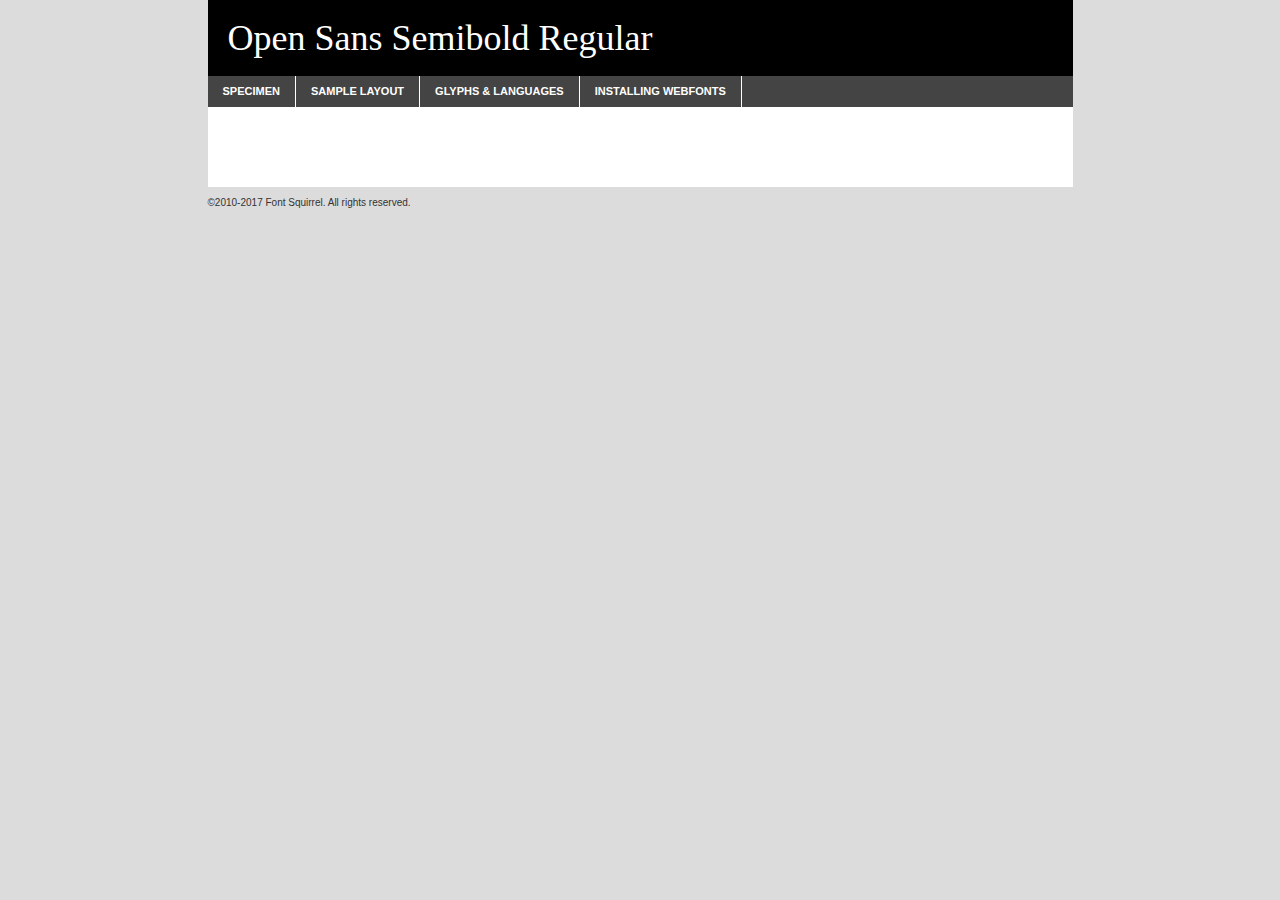
<file: fonts/opensans/opensans-semibold-demo.html>
<!DOCTYPE html PUBLIC "-//W3C//DTD XHTML 1.0 Transitional//EN"
	"http://www.w3.org/TR/xhtml1/DTD/xhtml1-transitional.dtd">

<html xmlns="http://www.w3.org/1999/xhtml" xml:lang="en" lang="en">
<head>
	<meta http-equiv="Content-Type" content="text/html; charset=utf-8" />
	<script src="http://ajax.googleapis.com/ajax/libs/jquery/1.7.2/jquery.min.js" type="text/javascript" charset="utf-8"></script>
	<script type="text/javascript">
	(function($){$.fn.easyTabs=function(option){var param=jQuery.extend({fadeSpeed:"fast",defaultContent:1,activeClass:'active'},option);$(this).each(function(){var thisId="#"+this.id;if(param.defaultContent==''){param.defaultContent=1;}
	if(typeof param.defaultContent=="number")
	{var defaultTab=$(thisId+" .tabs li:eq("+(param.defaultContent-1)+") a").attr('href').substr(1);}else{var defaultTab=param.defaultContent;}
	$(thisId+" .tabs li a").each(function(){var tabToHide=$(this).attr('href').substr(1);$("#"+tabToHide).addClass('easytabs-tab-content');});hideAll();changeContent(defaultTab);function hideAll(){$(thisId+" .easytabs-tab-content").hide();}
	function changeContent(tabId){hideAll();$(thisId+" .tabs li").removeClass(param.activeClass);$(thisId+" .tabs li a[href=#"+tabId+"]").closest('li').addClass(param.activeClass);if(param.fadeSpeed!="none")
	{$(thisId+" #"+tabId).fadeIn(param.fadeSpeed);}else{$(thisId+" #"+tabId).show();}}
	$(thisId+" .tabs li").click(function(){var tabId=$(this).find('a').attr('href').substr(1);changeContent(tabId);return false;});});}})(jQuery);
	</script>
	<link rel="stylesheet" href="specimen_files/specimen_stylesheet.css" type="text/css" charset="utf-8" />
	<link rel="stylesheet" href="stylesheet.css" type="text/css" charset="utf-8" />

	<style type="text/css">
					body{
				font-family: 'open_sanssemibold';
							}
		</style>

	<title>Open Sans Semibold Regular Specimen</title>
	
	
	<script type="text/javascript" charset="utf-8">
		$(document).ready(function() {
			$('#container').easyTabs({defaultContent:1});
		});
	</script>
</head>

<body>
<div id="container">
	<div id="header">
		Open Sans Semibold Regular	</div>
	<ul class="tabs">
		<li><a href="#specimen">Specimen</a></li>
		<li><a href="#layout">Sample Layout</a></li>
				<li><a href="#glyphs">Glyphs &amp; Languages</a></li>
		<li><a href="#installing">Installing Webfonts</a></li>
		
	</ul>
	
	<div id="main_content">

		
			<div id="specimen">
		
				<div class="section">
					<div class="grid12 firstcol">
						<div class="huge">AaBb</div>
					</div>
				</div>
		
				<div class="section">
					<div class="glyph_range">A&#x200B;B&#x200b;C&#x200b;D&#x200b;E&#x200b;F&#x200b;G&#x200b;H&#x200b;I&#x200b;J&#x200b;K&#x200b;L&#x200b;M&#x200b;N&#x200b;O&#x200b;P&#x200b;Q&#x200b;R&#x200b;S&#x200b;T&#x200b;U&#x200b;V&#x200b;W&#x200b;X&#x200b;Y&#x200b;Z&#x200b;a&#x200b;b&#x200b;c&#x200b;d&#x200b;e&#x200b;f&#x200b;g&#x200b;h&#x200b;i&#x200b;j&#x200b;k&#x200b;l&#x200b;m&#x200b;n&#x200b;o&#x200b;p&#x200b;q&#x200b;r&#x200b;s&#x200b;t&#x200b;u&#x200b;v&#x200b;w&#x200b;x&#x200b;y&#x200b;z&#x200b;1&#x200b;2&#x200b;3&#x200b;4&#x200b;5&#x200b;6&#x200b;7&#x200b;8&#x200b;9&#x200b;0&#x200b;&amp;&#x200b;.&#x200b;,&#x200b;?&#x200b;!&#x200b;&#64;&#x200b;(&#x200b;)&#x200b;#&#x200b;$&#x200b;%&#x200b;*&#x200b;+&#x200b;-&#x200b;=&#x200b;:&#x200b;;</div>
				</div>
				<div class="section">
					<div class="grid12 firstcol">
						<table class="sample_table">
							<tr><td>10</td><td class="size10">abcdefghijklmnopqrstuvwxyzABCDEFGHIJKLMNOPQRSTUVWXYZ0123456789abcdefghijklmnopqrstuvwxyzABCDEFGHIJKLMNOPQRSTUVWXYZ0123456789abcdefghijklmnopqrstuvwxyzABCDEFGHIJKLMNOPQRSTUVWXYZ</td></tr>
							<tr><td>11</td><td class="size11">abcdefghijklmnopqrstuvwxyzABCDEFGHIJKLMNOPQRSTUVWXYZ0123456789abcdefghijklmnopqrstuvwxyzABCDEFGHIJKLMNOPQRSTUVWXYZ0123456789abcdefghijklmnopqrstuvwxyzABCDEFGHIJKLMNOPQRSTUVWXYZ</td></tr>
							<tr><td>12</td><td class="size12">abcdefghijklmnopqrstuvwxyzABCDEFGHIJKLMNOPQRSTUVWXYZ0123456789abcdefghijklmnopqrstuvwxyzABCDEFGHIJKLMNOPQRSTUVWXYZ0123456789abcdefghijklmnopqrstuvwxyzABCDEFGHIJKLMNOPQRSTUVWXYZ</td></tr>
							<tr><td>13</td><td class="size13">abcdefghijklmnopqrstuvwxyzABCDEFGHIJKLMNOPQRSTUVWXYZ0123456789abcdefghijklmnopqrstuvwxyzABCDEFGHIJKLMNOPQRSTUVWXYZ0123456789abcdefghijklmnopqrstuvwxyzABCDEFGHIJKLMNOPQRSTUVWXYZ</td></tr>
							<tr><td>14</td><td class="size14">abcdefghijklmnopqrstuvwxyzABCDEFGHIJKLMNOPQRSTUVWXYZ0123456789abcdefghijklmnopqrstuvwxyzABCDEFGHIJKLMNOPQRSTUVWXYZ0123456789abcdefghijklmnopqrstuvwxyzABCDEFGHIJKLMNOPQRSTUVWXYZ</td></tr>
							<tr><td>16</td><td class="size16">abcdefghijklmnopqrstuvwxyzABCDEFGHIJKLMNOPQRSTUVWXYZ0123456789abcdefghijklmnopqrstuvwxyzABCDEFGHIJKLMNOPQRSTUVWXYZ</td></tr>
							<tr><td>18</td><td class="size18">abcdefghijklmnopqrstuvwxyzABCDEFGHIJKLMNOPQRSTUVWXYZ0123456789abcdefghijklmnopqrstuvwxyzABCDEFGHIJKLMNOPQRSTUVWXYZ</td></tr>
							<tr><td>20</td><td class="size20">abcdefghijklmnopqrstuvwxyzABCDEFGHIJKLMNOPQRSTUVWXYZ0123456789abcdefghijklmnopqrstuvwxyzABCDEFGHIJKLMNOPQRSTUVWXYZ</td></tr>
							<tr><td>24</td><td class="size24">abcdefghijklmnopqrstuvwxyzABCDEFGHIJKLMNOPQRSTUVWXYZ0123456789abcdefghijklmnopqrstuvwxyzABCDEFGHIJKLMNOPQRSTUVWXYZ</td></tr>
							<tr><td>30</td><td class="size30">abcdefghijklmnopqrstuvwxyzABCDEFGHIJKLMNOPQRSTUVWXYZ0123456789abcdefghijklmnopqrstuvwxyzABCDEFGHIJKLMNOPQRSTUVWXYZ</td></tr>
							<tr><td>36</td><td class="size36">abcdefghijklmnopqrstuvwxyzABCDEFGHIJKLMNOPQRSTUVWXYZ0123456789abcdefghijklmnopqrstuvwxyzABCDEFGHIJKLMNOPQRSTUVWXYZ</td></tr>
							<tr><td>48</td><td class="size48">abcdefghijklmnopqrstuvwxyzABCDEFGHIJKLMNOPQRSTUVWXYZ0123456789abcdefghijklmnopqrstuvwxyzABCDEFGHIJKLMNOPQRSTUVWXYZ</td></tr>
							<tr><td>60</td><td class="size60">abcdefghijklmnopqrstuvwxyzABCDEFGHIJKLMNOPQRSTUVWXYZ0123456789abcdefghijklmnopqrstuvwxyzABCDEFGHIJKLMNOPQRSTUVWXYZ</td></tr>
							<tr><td>72</td><td class="size72">abcdefghijklmnopqrstuvwxyzABCDEFGHIJKLMNOPQRSTUVWXYZ0123456789abcdefghijklmnopqrstuvwxyzABCDEFGHIJKLMNOPQRSTUVWXYZ</td></tr>
							<tr><td>90</td><td class="size90">abcdefghijklmnopqrstuvwxyzABCDEFGHIJKLMNOPQRSTUVWXYZ0123456789abcdefghijklmnopqrstuvwxyzABCDEFGHIJKLMNOPQRSTUVWXYZ</td></tr>
						</table>
				
					</div>
			
				</div>
		
		
		
								<div class="section" id="bodycomparison">


										<div id="xheight">
				<div class="fontbody">&#x25FC;&#x25FC;&#x25FC;&#x25FC;&#x25FC;&#x25FC;&#x25FC;&#x25FC;&#x25FC;&#x25FC;&#x25FC;&#x25FC;&#x25FC;&#x25FC;&#x25FC;&#x25FC;&#x25FC;&#x25FC;&#x25FC;&#x25FC;&#x25FC;&#x25FC;&#x25FC;&#x25FC;&#x25FC;&#x25FC;&#x25FC;&#x25FC;&#x25FC;&#x25FC;&#x25FC;&#x25FC;&#x25FC;&#x25FC;&#x25FC;&#x25FC;&#x25FC;&#x25FC;&#x25FC;&#x25FC;&#x25FC;&#x25FC;&#x25FC;&#x25FC;&#x25FC;&#x25FC;&#x25FC;&#x25FC;&#x25FC;&#x25FC;&#x25FC;&#x25FC;&#x25FC;&#x25FC;&#x25FC;&#x25FC;&#x25FC;&#x25FC;&#x25FC;&#x25FC;&#x25FC;&#x25FC;&#x25FC;&#x25FC;&#x25FC;&#x25FC;&#x25FC;&#x25FC;&#x25FC;&#x25FC;&#x25FC;&#x25FC;&#x25FC;&#x25FC;&#x25FC;&#x25FC;&#x25FC;&#x25FC;&#x25FC;&#x25FC;&#x25FC;&#x25FC;&#x25FC;&#x25FC;&#x25FC;&#x25FC;&#x25FC;&#x25FC;&#x25FC;&#x25FC;&#x25FC;&#x25FC;&#x25FC;&#x25FC;&#x25FC;&#x25FC;&#x25FC;&#x25FC;&#x25FC;body</div><div class="arialbody">body</div><div class="verdanabody">body</div><div class="georgiabody">body</div></div>
										<div class="fontbody" style="z-index:1">
											body<span>Open Sans Semibold Regular</span>
										</div>
										<div class="arialbody" style="z-index:1">
											body<span>Arial</span>
										</div>
										<div class="verdanabody" style="z-index:1">
											body<span>Verdana</span>
										</div>
										<div class="georgiabody" style="z-index:1">
											body<span>Georgia</span>
										</div>



								</div>
		
		
				<div class="section psample psample_row1" id="">
					
					<div class="grid2 firstcol">
						<p class="size10"><span>10.</span>Aenean lacinia bibendum nulla sed consectetur. Fusce dapibus, tellus ac cursus commodo, tortor mauris condimentum nibh, ut fermentum massa justo sit amet risus. Nullam id dolor id nibh ultricies vehicula ut id elit. Cum sociis natoque penatibus et magnis dis parturient montes, nascetur ridiculus mus. Nulla vitae elit libero, a pharetra augue.</p>
			
					</div>
					<div class="grid3">
						<p class="size11"><span>11.</span>Aenean lacinia bibendum nulla sed consectetur. Fusce dapibus, tellus ac cursus commodo, tortor mauris condimentum nibh, ut fermentum massa justo sit amet risus. Nullam id dolor id nibh ultricies vehicula ut id elit. Cum sociis natoque penatibus et magnis dis parturient montes, nascetur ridiculus mus. Nulla vitae elit libero, a pharetra augue.</p>
			
					</div>
					<div class="grid3">
						<p class="size12"><span>12.</span>Aenean lacinia bibendum nulla sed consectetur. Fusce dapibus, tellus ac cursus commodo, tortor mauris condimentum nibh, ut fermentum massa justo sit amet risus. Nullam id dolor id nibh ultricies vehicula ut id elit. Cum sociis natoque penatibus et magnis dis parturient montes, nascetur ridiculus mus. Nulla vitae elit libero, a pharetra augue.</p>
			
					</div>
					<div class="grid4">
						<p class="size13"><span>13.</span>Aenean lacinia bibendum nulla sed consectetur. Fusce dapibus, tellus ac cursus commodo, tortor mauris condimentum nibh, ut fermentum massa justo sit amet risus. Nullam id dolor id nibh ultricies vehicula ut id elit. Cum sociis natoque penatibus et magnis dis parturient montes, nascetur ridiculus mus. Nulla vitae elit libero, a pharetra augue.</p>
			
					</div>
					<div class="white_blend"></div>
					
				</div>
				<div class="section psample psample_row2" id="">
					<div class="grid3 firstcol">
						<p class="size14"><span>14.</span>Aenean lacinia bibendum nulla sed consectetur. Fusce dapibus, tellus ac cursus commodo, tortor mauris condimentum nibh, ut fermentum massa justo sit amet risus. Nullam id dolor id nibh ultricies vehicula ut id elit. Cum sociis natoque penatibus et magnis dis parturient montes, nascetur ridiculus mus. Nulla vitae elit libero, a pharetra augue.</p>
			
					</div>
					<div class="grid4">
						<p class="size16"><span>16.</span>Aenean lacinia bibendum nulla sed consectetur. Fusce dapibus, tellus ac cursus commodo, tortor mauris condimentum nibh, ut fermentum massa justo sit amet risus. Nullam id dolor id nibh ultricies vehicula ut id elit. Cum sociis natoque penatibus et magnis dis parturient montes, nascetur ridiculus mus. Nulla vitae elit libero, a pharetra augue.</p>
			
					</div>
					<div class="grid5">
						<p class="size18"><span>18.</span>Aenean lacinia bibendum nulla sed consectetur. Fusce dapibus, tellus ac cursus commodo, tortor mauris condimentum nibh, ut fermentum massa justo sit amet risus. Nullam id dolor id nibh ultricies vehicula ut id elit. Cum sociis natoque penatibus et magnis dis parturient montes, nascetur ridiculus mus. Nulla vitae elit libero, a pharetra augue.</p>
			
					</div>

					<div class="white_blend"></div>

				</div>
				
				<div class="section psample psample_row3" id="">
					<div class="grid5 firstcol">
						<p class="size20"><span>20.</span>Aenean lacinia bibendum nulla sed consectetur. Fusce dapibus, tellus ac cursus commodo, tortor mauris condimentum nibh, ut fermentum massa justo sit amet risus. Nullam id dolor id nibh ultricies vehicula ut id elit. Cum sociis natoque penatibus et magnis dis parturient montes, nascetur ridiculus mus. Nulla vitae elit libero, a pharetra augue.</p>
					</div>
					<div class="grid7">
						<p class="size24"><span>24.</span>Aenean lacinia bibendum nulla sed consectetur. Fusce dapibus, tellus ac cursus commodo, tortor mauris condimentum nibh, ut fermentum massa justo sit amet risus. Nullam id dolor id nibh ultricies vehicula ut id elit. Cum sociis natoque penatibus et magnis dis parturient montes, nascetur ridiculus mus. Nulla vitae elit libero, a pharetra augue.</p>
					</div>
					
					<div class="white_blend"></div>
					
				</div>
				
				<div class="section psample psample_row4" id="">
					<div class="grid12 firstcol">
						<p class="size30"><span>30.</span>Aenean lacinia bibendum nulla sed consectetur. Fusce dapibus, tellus ac cursus commodo, tortor mauris condimentum nibh, ut fermentum massa justo sit amet risus. Nullam id dolor id nibh ultricies vehicula ut id elit. Cum sociis natoque penatibus et magnis dis parturient montes, nascetur ridiculus mus. Nulla vitae elit libero, a pharetra augue.</p>
					</div>
					<div class="white_blend"></div>
					
				</div>
				
				
				
				<div class="section psample psample_row1 fullreverse">
					<div class="grid2 firstcol">
						<p class="size10"><span>10.</span>Aenean lacinia bibendum nulla sed consectetur. Fusce dapibus, tellus ac cursus commodo, tortor mauris condimentum nibh, ut fermentum massa justo sit amet risus. Nullam id dolor id nibh ultricies vehicula ut id elit. Cum sociis natoque penatibus et magnis dis parturient montes, nascetur ridiculus mus. Nulla vitae elit libero, a pharetra augue.</p>
			
					</div>
					<div class="grid3">
						<p class="size11"><span>11.</span>Aenean lacinia bibendum nulla sed consectetur. Fusce dapibus, tellus ac cursus commodo, tortor mauris condimentum nibh, ut fermentum massa justo sit amet risus. Nullam id dolor id nibh ultricies vehicula ut id elit. Cum sociis natoque penatibus et magnis dis parturient montes, nascetur ridiculus mus. Nulla vitae elit libero, a pharetra augue.</p>
			
					</div>
					<div class="grid3">
						<p class="size12"><span>12.</span>Aenean lacinia bibendum nulla sed consectetur. Fusce dapibus, tellus ac cursus commodo, tortor mauris condimentum nibh, ut fermentum massa justo sit amet risus. Nullam id dolor id nibh ultricies vehicula ut id elit. Cum sociis natoque penatibus et magnis dis parturient montes, nascetur ridiculus mus. Nulla vitae elit libero, a pharetra augue.</p>
			
					</div>
					<div class="grid4">
						<p class="size13"><span>13.</span>Aenean lacinia bibendum nulla sed consectetur. Fusce dapibus, tellus ac cursus commodo, tortor mauris condimentum nibh, ut fermentum massa justo sit amet risus. Nullam id dolor id nibh ultricies vehicula ut id elit. Cum sociis natoque penatibus et magnis dis parturient montes, nascetur ridiculus mus. Nulla vitae elit libero, a pharetra augue.</p>
			
					</div>
					<div class="black_blend"></div>
					
				</div>
				
				<div class="section psample psample_row2 fullreverse">
					<div class="grid3 firstcol">
						<p class="size14"><span>14.</span>Aenean lacinia bibendum nulla sed consectetur. Fusce dapibus, tellus ac cursus commodo, tortor mauris condimentum nibh, ut fermentum massa justo sit amet risus. Nullam id dolor id nibh ultricies vehicula ut id elit. Cum sociis natoque penatibus et magnis dis parturient montes, nascetur ridiculus mus. Nulla vitae elit libero, a pharetra augue.</p>
			
					</div>
					<div class="grid4">
						<p class="size16"><span>16.</span>Aenean lacinia bibendum nulla sed consectetur. Fusce dapibus, tellus ac cursus commodo, tortor mauris condimentum nibh, ut fermentum massa justo sit amet risus. Nullam id dolor id nibh ultricies vehicula ut id elit. Cum sociis natoque penatibus et magnis dis parturient montes, nascetur ridiculus mus. Nulla vitae elit libero, a pharetra augue.</p>
			
					</div>
					<div class="grid5">
						<p class="size18"><span>18.</span>Aenean lacinia bibendum nulla sed consectetur. Fusce dapibus, tellus ac cursus commodo, tortor mauris condimentum nibh, ut fermentum massa justo sit amet risus. Nullam id dolor id nibh ultricies vehicula ut id elit. Cum sociis natoque penatibus et magnis dis parturient montes, nascetur ridiculus mus. Nulla vitae elit libero, a pharetra augue.</p>
			
					</div>
					<div class="black_blend"></div>

				</div>
				
				<div class="section psample fullreverse psample_row3" id="">
					<div class="grid5 firstcol">
						<p class="size20"><span>20.</span>Aenean lacinia bibendum nulla sed consectetur. Fusce dapibus, tellus ac cursus commodo, tortor mauris condimentum nibh, ut fermentum massa justo sit amet risus. Nullam id dolor id nibh ultricies vehicula ut id elit. Cum sociis natoque penatibus et magnis dis parturient montes, nascetur ridiculus mus. Nulla vitae elit libero, a pharetra augue.</p>
					</div>
					<div class="grid7">
						<p class="size24"><span>24.</span>Aenean lacinia bibendum nulla sed consectetur. Fusce dapibus, tellus ac cursus commodo, tortor mauris condimentum nibh, ut fermentum massa justo sit amet risus. Nullam id dolor id nibh ultricies vehicula ut id elit. Cum sociis natoque penatibus et magnis dis parturient montes, nascetur ridiculus mus. Nulla vitae elit libero, a pharetra augue.</p>
					</div>
					
					<div class="black_blend"></div>
					
				</div>
				
				<div class="section psample fullreverse psample_row4" id="" style="border-bottom: 20px #000 solid;">
					<div class="grid12 firstcol">
						<p class="size30"><span>30.</span>Aenean lacinia bibendum nulla sed consectetur. Fusce dapibus, tellus ac cursus commodo, tortor mauris condimentum nibh, ut fermentum massa justo sit amet risus. Nullam id dolor id nibh ultricies vehicula ut id elit. Cum sociis natoque penatibus et magnis dis parturient montes, nascetur ridiculus mus. Nulla vitae elit libero, a pharetra augue.</p>
					</div>
					<div class="black_blend"></div>
					
				</div>
				
				
				
				
			</div>
			
			<div id="layout">
				
				<div class="section">
					
					<div class="grid12 firstcol">
						<h1>Lorem Ipsum Dolor</h1>
						<h2>Etiam porta sem malesuada magna mollis euismod</h2>
						
						<p class="byline">By <a href="#link">Aenean Lacinia</a></p>
					</div>
				</div>
				<div class="section">
					<div class="grid8 firstcol">
						<p class="large">Donec sed odio dui. Morbi leo risus, porta ac consectetur ac, vestibulum at eros. Fusce dapibus, tellus ac cursus commodo, tortor mauris condimentum nibh, ut fermentum massa justo sit amet risus. </p>

						
						<h3>Pellentesque ornare sem</h3>

						<p>Maecenas sed diam eget risus varius blandit sit amet non magna. Maecenas faucibus mollis interdum. Donec ullamcorper nulla non metus auctor fringilla. Nullam id dolor id nibh ultricies vehicula ut id elit. Nullam id dolor id nibh ultricies vehicula ut id elit. </p>

						<p>Aenean eu leo quam. Pellentesque ornare sem lacinia quam venenatis vestibulum. Lorem ipsum dolor sit amet, consectetur adipiscing elit. Cum sociis natoque penatibus et magnis dis parturient montes, nascetur ridiculus mus. </p>

						<p>Nulla vitae elit libero, a pharetra augue. Praesent commodo cursus magna, vel scelerisque nisl consectetur et. Aenean lacinia bibendum nulla sed consectetur. </p>

						<p>Nullam quis risus eget urna mollis ornare vel eu leo. Nullam quis risus eget urna mollis ornare vel eu leo. Maecenas sed diam eget risus varius blandit sit amet non magna. Donec ullamcorper nulla non metus auctor fringilla. </p>

						<h3>Cras mattis consectetur</h3>

						<p>Aenean eu leo quam. Pellentesque ornare sem lacinia quam venenatis vestibulum. Aenean lacinia bibendum nulla sed consectetur. Integer posuere erat a ante venenatis dapibus posuere velit aliquet. Cras mattis consectetur purus sit amet fermentum. </p>

						<p>Nullam id dolor id nibh ultricies vehicula ut id elit. Nullam quis risus eget urna mollis ornare vel eu leo. Cras mattis consectetur purus sit amet fermentum.</p>
					</div>
					
					<div class="grid4 sidebar">
						
						<div class="box reverse">
							<p class="last">Nullam quis risus eget urna mollis ornare vel eu leo. Donec ullamcorper nulla non metus auctor fringilla. Cras mattis consectetur purus sit amet fermentum. Sed posuere consectetur est at lobortis. Lorem ipsum dolor sit amet, consectetur adipiscing elit. </p>
						</div>
						
						<p class="caption">Maecenas sed diam eget risus varius.</p>

						<p>Vestibulum id ligula porta felis euismod semper. Integer posuere erat a ante venenatis dapibus posuere velit aliquet. Vestibulum id ligula porta felis euismod semper. Sed posuere consectetur est at lobortis. Maecenas sed diam eget risus varius blandit sit amet non magna. Fusce dapibus, tellus ac cursus commodo, tortor mauris condimentum nibh, ut fermentum massa justo sit amet risus. </p>

					

						<p>Duis mollis, est non commodo luctus, nisi erat porttitor ligula, eget lacinia odio sem nec elit. Aenean lacinia bibendum nulla sed consectetur. Vivamus sagittis lacus vel augue laoreet rutrum faucibus dolor auctor. Aenean lacinia bibendum nulla sed consectetur. Nullam quis risus eget urna mollis ornare vel eu leo. </p>

						<p>Praesent commodo cursus magna, vel scelerisque nisl consectetur et. Donec ullamcorper nulla non metus auctor fringilla. Maecenas faucibus mollis interdum. Fusce dapibus, tellus ac cursus commodo, tortor mauris condimentum nibh, ut fermentum massa justo sit amet risus. </p>

					</div>
				</div>
				
			</div>


			



		<div id="glyphs">
			<div class="section">
				<div class="grid12 firstcol">
			
				<h1>Language Support</h1>
				<p>The subset of Open Sans Semibold Regular in this kit supports the following languages:<br />
			
					Cyrillic, English, Arrernte, Bislama, Cebuano, Fijian, Gilbertese, Hmong, Ibanag, Iloko_ilokano, Interglossa_glosa, Interlingua, Lojban, Norfolk_pitcairnese, Oromo, Rotokas, Seychelles_creole, Shona, Somali, Southern_ndebele, Swahili, Swati_swazi, Tok_pisin, Turkmen_cyrillic, Uyghur_cyrillic, Votic_cyrillic, Warlpiri, Xhosa, Zulu, Latinbasic, Ubasic, Demo, Moldovan				</p>
				<h1>Glyph Chart</h1>
				<p>The subset of Open Sans Semibold Regular in this kit includes all the glyphs listed below. Unicode entities are included above each glyph to help you insert individual characters into your layout.</p>
				<div id="glyph_chart">
			
																				 <div><p>&amp;#13;</p>&#13;</div>
																				 <div><p>&amp;#32;</p>&#32;</div>
																				 <div><p>&amp;#33;</p>&#33;</div>
																				 <div><p>&amp;#34;</p>&#34;</div>
																				 <div><p>&amp;#35;</p>&#35;</div>
																				 <div><p>&amp;#36;</p>&#36;</div>
																				 <div><p>&amp;#37;</p>&#37;</div>
																				 <div><p>&amp;#38;</p>&#38;</div>
																				 <div><p>&amp;#39;</p>&#39;</div>
																				 <div><p>&amp;#40;</p>&#40;</div>
																				 <div><p>&amp;#41;</p>&#41;</div>
																				 <div><p>&amp;#42;</p>&#42;</div>
																				 <div><p>&amp;#43;</p>&#43;</div>
																				 <div><p>&amp;#44;</p>&#44;</div>
																				 <div><p>&amp;#45;</p>&#45;</div>
																				 <div><p>&amp;#46;</p>&#46;</div>
																				 <div><p>&amp;#47;</p>&#47;</div>
																				 <div><p>&amp;#48;</p>&#48;</div>
																				 <div><p>&amp;#49;</p>&#49;</div>
																				 <div><p>&amp;#50;</p>&#50;</div>
																				 <div><p>&amp;#51;</p>&#51;</div>
																				 <div><p>&amp;#52;</p>&#52;</div>
																				 <div><p>&amp;#53;</p>&#53;</div>
																				 <div><p>&amp;#54;</p>&#54;</div>
																				 <div><p>&amp;#55;</p>&#55;</div>
																				 <div><p>&amp;#56;</p>&#56;</div>
																				 <div><p>&amp;#57;</p>&#57;</div>
																				 <div><p>&amp;#58;</p>&#58;</div>
																				 <div><p>&amp;#59;</p>&#59;</div>
																				 <div><p>&amp;#60;</p>&#60;</div>
																				 <div><p>&amp;#61;</p>&#61;</div>
																				 <div><p>&amp;#62;</p>&#62;</div>
																				 <div><p>&amp;#63;</p>&#63;</div>
																				 <div><p>&amp;#64;</p>&#64;</div>
																				 <div><p>&amp;#65;</p>&#65;</div>
																				 <div><p>&amp;#66;</p>&#66;</div>
																				 <div><p>&amp;#67;</p>&#67;</div>
																				 <div><p>&amp;#68;</p>&#68;</div>
																				 <div><p>&amp;#69;</p>&#69;</div>
																				 <div><p>&amp;#70;</p>&#70;</div>
																				 <div><p>&amp;#71;</p>&#71;</div>
																				 <div><p>&amp;#72;</p>&#72;</div>
																				 <div><p>&amp;#73;</p>&#73;</div>
																				 <div><p>&amp;#74;</p>&#74;</div>
																				 <div><p>&amp;#75;</p>&#75;</div>
																				 <div><p>&amp;#76;</p>&#76;</div>
																				 <div><p>&amp;#77;</p>&#77;</div>
																				 <div><p>&amp;#78;</p>&#78;</div>
																				 <div><p>&amp;#79;</p>&#79;</div>
																				 <div><p>&amp;#80;</p>&#80;</div>
																				 <div><p>&amp;#81;</p>&#81;</div>
																				 <div><p>&amp;#82;</p>&#82;</div>
																				 <div><p>&amp;#83;</p>&#83;</div>
																				 <div><p>&amp;#84;</p>&#84;</div>
																				 <div><p>&amp;#85;</p>&#85;</div>
																				 <div><p>&amp;#86;</p>&#86;</div>
																				 <div><p>&amp;#87;</p>&#87;</div>
																				 <div><p>&amp;#88;</p>&#88;</div>
																				 <div><p>&amp;#89;</p>&#89;</div>
																				 <div><p>&amp;#90;</p>&#90;</div>
																				 <div><p>&amp;#91;</p>&#91;</div>
																				 <div><p>&amp;#92;</p>&#92;</div>
																				 <div><p>&amp;#93;</p>&#93;</div>
																				 <div><p>&amp;#94;</p>&#94;</div>
																				 <div><p>&amp;#95;</p>&#95;</div>
																				 <div><p>&amp;#96;</p>&#96;</div>
																				 <div><p>&amp;#97;</p>&#97;</div>
																				 <div><p>&amp;#98;</p>&#98;</div>
																				 <div><p>&amp;#99;</p>&#99;</div>
																				 <div><p>&amp;#100;</p>&#100;</div>
																				 <div><p>&amp;#101;</p>&#101;</div>
																				 <div><p>&amp;#102;</p>&#102;</div>
																				 <div><p>&amp;#103;</p>&#103;</div>
																				 <div><p>&amp;#104;</p>&#104;</div>
																				 <div><p>&amp;#105;</p>&#105;</div>
																				 <div><p>&amp;#106;</p>&#106;</div>
																				 <div><p>&amp;#107;</p>&#107;</div>
																				 <div><p>&amp;#108;</p>&#108;</div>
																				 <div><p>&amp;#109;</p>&#109;</div>
																				 <div><p>&amp;#110;</p>&#110;</div>
																				 <div><p>&amp;#111;</p>&#111;</div>
																				 <div><p>&amp;#112;</p>&#112;</div>
																				 <div><p>&amp;#113;</p>&#113;</div>
																				 <div><p>&amp;#114;</p>&#114;</div>
																				 <div><p>&amp;#115;</p>&#115;</div>
																				 <div><p>&amp;#116;</p>&#116;</div>
																				 <div><p>&amp;#117;</p>&#117;</div>
																				 <div><p>&amp;#118;</p>&#118;</div>
																				 <div><p>&amp;#119;</p>&#119;</div>
																				 <div><p>&amp;#120;</p>&#120;</div>
																				 <div><p>&amp;#121;</p>&#121;</div>
																				 <div><p>&amp;#122;</p>&#122;</div>
																				 <div><p>&amp;#123;</p>&#123;</div>
																				 <div><p>&amp;#124;</p>&#124;</div>
																				 <div><p>&amp;#125;</p>&#125;</div>
																				 <div><p>&amp;#126;</p>&#126;</div>
																				 <div><p>&amp;#160;</p>&#160;</div>
																				 <div><p>&amp;#162;</p>&#162;</div>
																				 <div><p>&amp;#163;</p>&#163;</div>
																				 <div><p>&amp;#165;</p>&#165;</div>
																				 <div><p>&amp;#168;</p>&#168;</div>
																				 <div><p>&amp;#169;</p>&#169;</div>
																				 <div><p>&amp;#171;</p>&#171;</div>
																				 <div><p>&amp;#173;</p>&#173;</div>
																				 <div><p>&amp;#174;</p>&#174;</div>
																				 <div><p>&amp;#180;</p>&#180;</div>
																				 <div><p>&amp;#184;</p>&#184;</div>
																				 <div><p>&amp;#187;</p>&#187;</div>
																				 <div><p>&amp;#710;</p>&#710;</div>
																				 <div><p>&amp;#730;</p>&#730;</div>
																				 <div><p>&amp;#732;</p>&#732;</div>
																				 <div><p>&amp;#1024;</p>&#1024;</div>
																				 <div><p>&amp;#1025;</p>&#1025;</div>
																				 <div><p>&amp;#1026;</p>&#1026;</div>
																				 <div><p>&amp;#1027;</p>&#1027;</div>
																				 <div><p>&amp;#1028;</p>&#1028;</div>
																				 <div><p>&amp;#1029;</p>&#1029;</div>
																				 <div><p>&amp;#1030;</p>&#1030;</div>
																				 <div><p>&amp;#1031;</p>&#1031;</div>
																				 <div><p>&amp;#1032;</p>&#1032;</div>
																				 <div><p>&amp;#1033;</p>&#1033;</div>
																				 <div><p>&amp;#1034;</p>&#1034;</div>
																				 <div><p>&amp;#1035;</p>&#1035;</div>
																				 <div><p>&amp;#1036;</p>&#1036;</div>
																				 <div><p>&amp;#1037;</p>&#1037;</div>
																				 <div><p>&amp;#1038;</p>&#1038;</div>
																				 <div><p>&amp;#1039;</p>&#1039;</div>
																				 <div><p>&amp;#1040;</p>&#1040;</div>
																				 <div><p>&amp;#1041;</p>&#1041;</div>
																				 <div><p>&amp;#1042;</p>&#1042;</div>
																				 <div><p>&amp;#1043;</p>&#1043;</div>
																				 <div><p>&amp;#1044;</p>&#1044;</div>
																				 <div><p>&amp;#1045;</p>&#1045;</div>
																				 <div><p>&amp;#1046;</p>&#1046;</div>
																				 <div><p>&amp;#1047;</p>&#1047;</div>
																				 <div><p>&amp;#1048;</p>&#1048;</div>
																				 <div><p>&amp;#1049;</p>&#1049;</div>
																				 <div><p>&amp;#1050;</p>&#1050;</div>
																				 <div><p>&amp;#1051;</p>&#1051;</div>
																				 <div><p>&amp;#1052;</p>&#1052;</div>
																				 <div><p>&amp;#1053;</p>&#1053;</div>
																				 <div><p>&amp;#1054;</p>&#1054;</div>
																				 <div><p>&amp;#1055;</p>&#1055;</div>
																				 <div><p>&amp;#1056;</p>&#1056;</div>
																				 <div><p>&amp;#1057;</p>&#1057;</div>
																				 <div><p>&amp;#1058;</p>&#1058;</div>
																				 <div><p>&amp;#1059;</p>&#1059;</div>
																				 <div><p>&amp;#1060;</p>&#1060;</div>
																				 <div><p>&amp;#1061;</p>&#1061;</div>
																				 <div><p>&amp;#1062;</p>&#1062;</div>
																				 <div><p>&amp;#1063;</p>&#1063;</div>
																				 <div><p>&amp;#1064;</p>&#1064;</div>
																				 <div><p>&amp;#1065;</p>&#1065;</div>
																				 <div><p>&amp;#1066;</p>&#1066;</div>
																				 <div><p>&amp;#1067;</p>&#1067;</div>
																				 <div><p>&amp;#1068;</p>&#1068;</div>
																				 <div><p>&amp;#1069;</p>&#1069;</div>
																				 <div><p>&amp;#1070;</p>&#1070;</div>
																				 <div><p>&amp;#1071;</p>&#1071;</div>
																				 <div><p>&amp;#1072;</p>&#1072;</div>
																				 <div><p>&amp;#1073;</p>&#1073;</div>
																				 <div><p>&amp;#1074;</p>&#1074;</div>
																				 <div><p>&amp;#1075;</p>&#1075;</div>
																				 <div><p>&amp;#1076;</p>&#1076;</div>
																				 <div><p>&amp;#1077;</p>&#1077;</div>
																				 <div><p>&amp;#1078;</p>&#1078;</div>
																				 <div><p>&amp;#1079;</p>&#1079;</div>
																				 <div><p>&amp;#1080;</p>&#1080;</div>
																				 <div><p>&amp;#1081;</p>&#1081;</div>
																				 <div><p>&amp;#1082;</p>&#1082;</div>
																				 <div><p>&amp;#1083;</p>&#1083;</div>
																				 <div><p>&amp;#1084;</p>&#1084;</div>
																				 <div><p>&amp;#1085;</p>&#1085;</div>
																				 <div><p>&amp;#1086;</p>&#1086;</div>
																				 <div><p>&amp;#1087;</p>&#1087;</div>
																				 <div><p>&amp;#1088;</p>&#1088;</div>
																				 <div><p>&amp;#1089;</p>&#1089;</div>
																				 <div><p>&amp;#1090;</p>&#1090;</div>
																				 <div><p>&amp;#1091;</p>&#1091;</div>
																				 <div><p>&amp;#1092;</p>&#1092;</div>
																				 <div><p>&amp;#1093;</p>&#1093;</div>
																				 <div><p>&amp;#1094;</p>&#1094;</div>
																				 <div><p>&amp;#1095;</p>&#1095;</div>
																				 <div><p>&amp;#1096;</p>&#1096;</div>
																				 <div><p>&amp;#1097;</p>&#1097;</div>
																				 <div><p>&amp;#1098;</p>&#1098;</div>
																				 <div><p>&amp;#1099;</p>&#1099;</div>
																				 <div><p>&amp;#1100;</p>&#1100;</div>
																				 <div><p>&amp;#1101;</p>&#1101;</div>
																				 <div><p>&amp;#1102;</p>&#1102;</div>
																				 <div><p>&amp;#1103;</p>&#1103;</div>
																				 <div><p>&amp;#1104;</p>&#1104;</div>
																				 <div><p>&amp;#1105;</p>&#1105;</div>
																				 <div><p>&amp;#1106;</p>&#1106;</div>
																				 <div><p>&amp;#1107;</p>&#1107;</div>
																				 <div><p>&amp;#1108;</p>&#1108;</div>
																				 <div><p>&amp;#1109;</p>&#1109;</div>
																				 <div><p>&amp;#1110;</p>&#1110;</div>
																				 <div><p>&amp;#1111;</p>&#1111;</div>
																				 <div><p>&amp;#1112;</p>&#1112;</div>
																				 <div><p>&amp;#1113;</p>&#1113;</div>
																				 <div><p>&amp;#1114;</p>&#1114;</div>
																				 <div><p>&amp;#1115;</p>&#1115;</div>
																				 <div><p>&amp;#1116;</p>&#1116;</div>
																				 <div><p>&amp;#1117;</p>&#1117;</div>
																				 <div><p>&amp;#1118;</p>&#1118;</div>
																				 <div><p>&amp;#1119;</p>&#1119;</div>
																				 <div><p>&amp;#1120;</p>&#1120;</div>
																				 <div><p>&amp;#1121;</p>&#1121;</div>
																				 <div><p>&amp;#1122;</p>&#1122;</div>
																				 <div><p>&amp;#1123;</p>&#1123;</div>
																				 <div><p>&amp;#1124;</p>&#1124;</div>
																				 <div><p>&amp;#1125;</p>&#1125;</div>
																				 <div><p>&amp;#1126;</p>&#1126;</div>
																				 <div><p>&amp;#1127;</p>&#1127;</div>
																				 <div><p>&amp;#1128;</p>&#1128;</div>
																				 <div><p>&amp;#1129;</p>&#1129;</div>
																				 <div><p>&amp;#1130;</p>&#1130;</div>
																				 <div><p>&amp;#1131;</p>&#1131;</div>
																				 <div><p>&amp;#1132;</p>&#1132;</div>
																				 <div><p>&amp;#1133;</p>&#1133;</div>
																				 <div><p>&amp;#1134;</p>&#1134;</div>
																				 <div><p>&amp;#1135;</p>&#1135;</div>
																				 <div><p>&amp;#1136;</p>&#1136;</div>
																				 <div><p>&amp;#1137;</p>&#1137;</div>
																				 <div><p>&amp;#1138;</p>&#1138;</div>
																				 <div><p>&amp;#1139;</p>&#1139;</div>
																				 <div><p>&amp;#1140;</p>&#1140;</div>
																				 <div><p>&amp;#1141;</p>&#1141;</div>
																				 <div><p>&amp;#1142;</p>&#1142;</div>
																				 <div><p>&amp;#1143;</p>&#1143;</div>
																				 <div><p>&amp;#1144;</p>&#1144;</div>
																				 <div><p>&amp;#1145;</p>&#1145;</div>
																				 <div><p>&amp;#1146;</p>&#1146;</div>
																				 <div><p>&amp;#1147;</p>&#1147;</div>
																				 <div><p>&amp;#1148;</p>&#1148;</div>
																				 <div><p>&amp;#1149;</p>&#1149;</div>
																				 <div><p>&amp;#1150;</p>&#1150;</div>
																				 <div><p>&amp;#1151;</p>&#1151;</div>
																				 <div><p>&amp;#1152;</p>&#1152;</div>
																				 <div><p>&amp;#1153;</p>&#1153;</div>
																				 <div><p>&amp;#1154;</p>&#1154;</div>
																				 <div><p>&amp;#1155;</p>&#1155;</div>
																				 <div><p>&amp;#1156;</p>&#1156;</div>
																				 <div><p>&amp;#1157;</p>&#1157;</div>
																				 <div><p>&amp;#1158;</p>&#1158;</div>
																				 <div><p>&amp;#1160;</p>&#1160;</div>
																				 <div><p>&amp;#1161;</p>&#1161;</div>
																				 <div><p>&amp;#1162;</p>&#1162;</div>
																				 <div><p>&amp;#1163;</p>&#1163;</div>
																				 <div><p>&amp;#1164;</p>&#1164;</div>
																				 <div><p>&amp;#1165;</p>&#1165;</div>
																				 <div><p>&amp;#1166;</p>&#1166;</div>
																				 <div><p>&amp;#1167;</p>&#1167;</div>
																				 <div><p>&amp;#1168;</p>&#1168;</div>
																				 <div><p>&amp;#1169;</p>&#1169;</div>
																				 <div><p>&amp;#1170;</p>&#1170;</div>
																				 <div><p>&amp;#1171;</p>&#1171;</div>
																				 <div><p>&amp;#1172;</p>&#1172;</div>
																				 <div><p>&amp;#1173;</p>&#1173;</div>
																				 <div><p>&amp;#1174;</p>&#1174;</div>
																				 <div><p>&amp;#1175;</p>&#1175;</div>
																				 <div><p>&amp;#1176;</p>&#1176;</div>
																				 <div><p>&amp;#1177;</p>&#1177;</div>
																				 <div><p>&amp;#1178;</p>&#1178;</div>
																				 <div><p>&amp;#1179;</p>&#1179;</div>
																				 <div><p>&amp;#1180;</p>&#1180;</div>
																				 <div><p>&amp;#1181;</p>&#1181;</div>
																				 <div><p>&amp;#1182;</p>&#1182;</div>
																				 <div><p>&amp;#1183;</p>&#1183;</div>
																				 <div><p>&amp;#1184;</p>&#1184;</div>
																				 <div><p>&amp;#1185;</p>&#1185;</div>
																				 <div><p>&amp;#1186;</p>&#1186;</div>
																				 <div><p>&amp;#1187;</p>&#1187;</div>
																				 <div><p>&amp;#1188;</p>&#1188;</div>
																				 <div><p>&amp;#1189;</p>&#1189;</div>
																				 <div><p>&amp;#1190;</p>&#1190;</div>
																				 <div><p>&amp;#1191;</p>&#1191;</div>
																				 <div><p>&amp;#1192;</p>&#1192;</div>
																				 <div><p>&amp;#1193;</p>&#1193;</div>
																				 <div><p>&amp;#1194;</p>&#1194;</div>
																				 <div><p>&amp;#1195;</p>&#1195;</div>
																				 <div><p>&amp;#1196;</p>&#1196;</div>
																				 <div><p>&amp;#1197;</p>&#1197;</div>
																				 <div><p>&amp;#1198;</p>&#1198;</div>
																				 <div><p>&amp;#1199;</p>&#1199;</div>
																				 <div><p>&amp;#1200;</p>&#1200;</div>
																				 <div><p>&amp;#1201;</p>&#1201;</div>
																				 <div><p>&amp;#1202;</p>&#1202;</div>
																				 <div><p>&amp;#1203;</p>&#1203;</div>
																				 <div><p>&amp;#1204;</p>&#1204;</div>
																				 <div><p>&amp;#1205;</p>&#1205;</div>
																				 <div><p>&amp;#1206;</p>&#1206;</div>
																				 <div><p>&amp;#1207;</p>&#1207;</div>
																				 <div><p>&amp;#1208;</p>&#1208;</div>
																				 <div><p>&amp;#1209;</p>&#1209;</div>
																				 <div><p>&amp;#1210;</p>&#1210;</div>
																				 <div><p>&amp;#1211;</p>&#1211;</div>
																				 <div><p>&amp;#1212;</p>&#1212;</div>
																				 <div><p>&amp;#1213;</p>&#1213;</div>
																				 <div><p>&amp;#1214;</p>&#1214;</div>
																				 <div><p>&amp;#1215;</p>&#1215;</div>
																				 <div><p>&amp;#1216;</p>&#1216;</div>
																				 <div><p>&amp;#1217;</p>&#1217;</div>
																				 <div><p>&amp;#1218;</p>&#1218;</div>
																				 <div><p>&amp;#1219;</p>&#1219;</div>
																				 <div><p>&amp;#1220;</p>&#1220;</div>
																				 <div><p>&amp;#1221;</p>&#1221;</div>
																				 <div><p>&amp;#1222;</p>&#1222;</div>
																				 <div><p>&amp;#1223;</p>&#1223;</div>
																				 <div><p>&amp;#1224;</p>&#1224;</div>
																				 <div><p>&amp;#1225;</p>&#1225;</div>
																				 <div><p>&amp;#1226;</p>&#1226;</div>
																				 <div><p>&amp;#1227;</p>&#1227;</div>
																				 <div><p>&amp;#1228;</p>&#1228;</div>
																				 <div><p>&amp;#1229;</p>&#1229;</div>
																				 <div><p>&amp;#1230;</p>&#1230;</div>
																				 <div><p>&amp;#1231;</p>&#1231;</div>
																				 <div><p>&amp;#1232;</p>&#1232;</div>
																				 <div><p>&amp;#1233;</p>&#1233;</div>
																				 <div><p>&amp;#1234;</p>&#1234;</div>
																				 <div><p>&amp;#1235;</p>&#1235;</div>
																				 <div><p>&amp;#1236;</p>&#1236;</div>
																				 <div><p>&amp;#1237;</p>&#1237;</div>
																				 <div><p>&amp;#1238;</p>&#1238;</div>
																				 <div><p>&amp;#1239;</p>&#1239;</div>
																				 <div><p>&amp;#1240;</p>&#1240;</div>
																				 <div><p>&amp;#1241;</p>&#1241;</div>
																				 <div><p>&amp;#1242;</p>&#1242;</div>
																				 <div><p>&amp;#1243;</p>&#1243;</div>
																				 <div><p>&amp;#1244;</p>&#1244;</div>
																				 <div><p>&amp;#1245;</p>&#1245;</div>
																				 <div><p>&amp;#1246;</p>&#1246;</div>
																				 <div><p>&amp;#1247;</p>&#1247;</div>
																				 <div><p>&amp;#1248;</p>&#1248;</div>
																				 <div><p>&amp;#1249;</p>&#1249;</div>
																				 <div><p>&amp;#1250;</p>&#1250;</div>
																				 <div><p>&amp;#1251;</p>&#1251;</div>
																				 <div><p>&amp;#1252;</p>&#1252;</div>
																				 <div><p>&amp;#1253;</p>&#1253;</div>
																				 <div><p>&amp;#1254;</p>&#1254;</div>
																				 <div><p>&amp;#1255;</p>&#1255;</div>
																				 <div><p>&amp;#1256;</p>&#1256;</div>
																				 <div><p>&amp;#1257;</p>&#1257;</div>
																				 <div><p>&amp;#1258;</p>&#1258;</div>
																				 <div><p>&amp;#1259;</p>&#1259;</div>
																				 <div><p>&amp;#1260;</p>&#1260;</div>
																				 <div><p>&amp;#1261;</p>&#1261;</div>
																				 <div><p>&amp;#1262;</p>&#1262;</div>
																				 <div><p>&amp;#1263;</p>&#1263;</div>
																				 <div><p>&amp;#1264;</p>&#1264;</div>
																				 <div><p>&amp;#1265;</p>&#1265;</div>
																				 <div><p>&amp;#1266;</p>&#1266;</div>
																				 <div><p>&amp;#1267;</p>&#1267;</div>
																				 <div><p>&amp;#1268;</p>&#1268;</div>
																				 <div><p>&amp;#1269;</p>&#1269;</div>
																				 <div><p>&amp;#1270;</p>&#1270;</div>
																				 <div><p>&amp;#1271;</p>&#1271;</div>
																				 <div><p>&amp;#1272;</p>&#1272;</div>
																				 <div><p>&amp;#1273;</p>&#1273;</div>
																				 <div><p>&amp;#1274;</p>&#1274;</div>
																				 <div><p>&amp;#1275;</p>&#1275;</div>
																				 <div><p>&amp;#1276;</p>&#1276;</div>
																				 <div><p>&amp;#1277;</p>&#1277;</div>
																				 <div><p>&amp;#1278;</p>&#1278;</div>
																				 <div><p>&amp;#1279;</p>&#1279;</div>
																				 <div><p>&amp;#8192;</p>&#8192;</div>
																				 <div><p>&amp;#8193;</p>&#8193;</div>
																				 <div><p>&amp;#8194;</p>&#8194;</div>
																				 <div><p>&amp;#8195;</p>&#8195;</div>
																				 <div><p>&amp;#8196;</p>&#8196;</div>
																				 <div><p>&amp;#8197;</p>&#8197;</div>
																				 <div><p>&amp;#8198;</p>&#8198;</div>
																				 <div><p>&amp;#8199;</p>&#8199;</div>
																				 <div><p>&amp;#8200;</p>&#8200;</div>
																				 <div><p>&amp;#8201;</p>&#8201;</div>
																				 <div><p>&amp;#8202;</p>&#8202;</div>
																				 <div><p>&amp;#8208;</p>&#8208;</div>
																				 <div><p>&amp;#8209;</p>&#8209;</div>
																				 <div><p>&amp;#8210;</p>&#8210;</div>
																				 <div><p>&amp;#8211;</p>&#8211;</div>
																				 <div><p>&amp;#8212;</p>&#8212;</div>
																				 <div><p>&amp;#8216;</p>&#8216;</div>
																				 <div><p>&amp;#8217;</p>&#8217;</div>
																				 <div><p>&amp;#8218;</p>&#8218;</div>
																				 <div><p>&amp;#8220;</p>&#8220;</div>
																				 <div><p>&amp;#8221;</p>&#8221;</div>
																				 <div><p>&amp;#8222;</p>&#8222;</div>
																				 <div><p>&amp;#8230;</p>&#8230;</div>
																				 <div><p>&amp;#8239;</p>&#8239;</div>
																				 <div><p>&amp;#8249;</p>&#8249;</div>
																				 <div><p>&amp;#8250;</p>&#8250;</div>
																				 <div><p>&amp;#8287;</p>&#8287;</div>
																				 <div><p>&amp;#8364;</p>&#8364;</div>
																				 <div><p>&amp;#8482;</p>&#8482;</div>
																				 <div><p>&amp;#9724;</p>&#9724;</div>
																																						</div>	
				</div>
		
		
			</div>
		</div>
		
		
		<div id="specs">
			
		</div>
	
		<div id="installing">
			<div class="section">
				<div class="grid7 firstcol">
					<h1>Installing Webfonts</h1>
					
					<p>Webfonts are supported by all major browser platforms but not all in the same way. There are currently four different font formats that must be included in order to target all browsers. This includes TTF, WOFF, EOT and SVG.</p>
					
					<h2>1. Upload your webfonts</h2>
					<p>You must upload your webfont kit to your website. They should be in or near the same directory as your CSS files.</p>
					
					<h2>2. Include the webfont stylesheet</h2>
					<p>A special CSS @font-face declaration helps the various browsers select the appropriate font it needs without causing you a bunch of headaches. Learn more about this syntax by reading the <a href="https://www.fontspring.com/blog/further-hardening-of-the-bulletproof-syntax">Fontspring blog post</a> about it. The code for it is as follows:</p>


<code>
@font-face{ 
	font-family: 'MyWebFont';
	src: url('WebFont.eot');
	src: url('WebFont.eot?#iefix') format('embedded-opentype'),
	     url('WebFont.woff') format('woff'),
	     url('WebFont.ttf') format('truetype'),
	     url('WebFont.svg#webfont') format('svg');
}
</code>

	<p>We've already gone ahead and generated the code for you. All you have to do is link to the stylesheet in your HTML, like this:</p>
	<code>&lt;link rel=&quot;stylesheet&quot; href=&quot;stylesheet.css&quot; type=&quot;text/css&quot; charset=&quot;utf-8&quot; /&gt;</code>

					<h2>3. Modify your own stylesheet</h2>
					<p>To take advantage of your new fonts, you must tell your stylesheet to use them. Look at the original @font-face declaration above and find the property called "font-family." The name linked there will be what you use to reference the font. Prepend that webfont name to the font stack in the "font-family" property, inside the selector you want to change. For example:</p>
<code>p { font-family: 'WebFont', Arial, sans-serif; }</code>

<h2>4. Test</h2>
<p>Getting webfonts to work cross-browser <em>can</em> be tricky. Use the information in the sidebar to help you if you find that fonts aren't loading in a particular browser.</p>
				</div>
				
				<div class="grid5 sidebar">
					<div class="box">
						<h2>Troubleshooting<br />Font-Face Problems</h2>
						<p>Having trouble getting your webfonts to load in your new website? Here are some tips to sort out what might be the problem.</p>

						<h3>Fonts not showing in any browser</h3>

						<p>This sounds like you need to work on the plumbing. You either did not upload the fonts to the correct directory, or you did not link the fonts properly in the CSS. If you've confirmed that all this is correct and you still have a problem, take a look at your .htaccess file and see if requests are getting intercepted.</p>

						<h3>Fonts not loading in iPhone or iPad</h3>

						<p>The most common problem here is that you are serving the fonts from an IIS server. IIS refuses to serve files that have unknown MIME types. If that is the case, you must set the MIME type for SVG to "image/svg+xml" in the server settings. Follow these instructions from Microsoft if you need help.</p>

						<h3>Fonts not loading in Firefox</h3>

						<p>The primary reason for this failure? You are still using a version Firefox older than 3.5. So upgrade already! If that isn't it, then you are very likely serving fonts from a different domain. Firefox requires that all font assets be served from the same domain. Lastly it is possible that you need to add WOFF to your list of MIME types (if you are serving via IIS.)</p>

						<h3>Fonts not loading in IE</h3>

						<p>Are you looking at Internet Explorer on an actual Windows machine or are you cheating by using a service like Adobe BrowserLab? Many of these screenshot services do not render @font-face for IE. Best to test it on a real machine.</p>

						<h3>Fonts not loading in IE9</h3>

						<p>IE9, like Firefox, requires that fonts be served from the same domain as the website. Make sure that is the case.</p>
					</div>
				</div>
			</div>
			
		</div>
	
	</div>
	<div id="footer">
		<p>&copy;2010-2017 Font Squirrel. All rights reserved.</p>
	</div>
</div>
</body>
</html>
</file>
<file: css/main.css>
*, *::before, *::after {
    box-sizing: inherit; 
}

body {
    min-width: 1200px;
    font-family: 'Open-sans', Arial, sans-serif;
}

img { 
    max-width: 100%; 
}

a {
    text-decoration: none;
}
.visually-hidden:not(:focus):not(:active) {
    position: absolute;

    width: 1px;
    height: 1px;
    margin: -1px;
    border: 0;
    padding: 0;

    white-space: nowrap;

    clip-path: inset(100%);
    clip: rect(0 0 0 0);
    overflow: hidden;
}
.container {
    width: 1160px;
    margin: 0 auto;
    padding: 0 20px;
}
.title {
    margin: 0;
    margin-bottom: 20px;
    font-family: 'Gilroy', Arial, sans-serif;
    font-size: 47px;
    font-weight: 800;
    letter-spacing: 0.5px;
    line-height: 48px;
}
.button-basic {
    position: relative;
    z-index: 0;
    display: inline-block;
    padding: 10px 40px;

    border: none;
    font-family: 'Gilroy', Arial, sans-serif;
    font-size: 18px;
    font-weight: 800;
    line-height: 24px;
    letter-spacing: 3px;
    text-decoration: none;
    text-transform: uppercase;
    text-align: center;
    color: #000000;
    border: none;
    background: none;

    cursor: pointer;
}
.button-basic:focus, .button-basic:active {
    color: #be9c22;
}
.button-basic::before {
    position: absolute;
    content: '';
    z-index: -1;
    top: 42%;
    left: 0;
    width: 100%;
    height: 14%;
    transition: all 200ms;
    background-color: #f0c52e;
}
.button-basic:hover::before,
.button-basic:focus::before {
    top: 0;
    bottom: 0;

    width: 100%;
    height: 100%;
}
/* Header */

.main-header {
    box-sizing: border-box;
    min-height: 230px;
    padding: 23px 60px 43px;
    margin-bottom: 30px;
    background-color: #f7e296;
    background-image: linear-gradient(#fff 0, #fff 40px, #f7e296 40px);
}
.main-header--higher {
    min-height: 340px;
    margin-bottom: 0;
}
.main-header-logo {
    display: inline-block;
    margin-bottom: 10px;
}
.header-row {
    display: flex;
    justify-content: space-between;
    align-items: baseline;
}

.search-link {
    display: flex;
    flex-wrap: wrap;
    align-items: baseline;
    justify-content: flex-start;
}
.search-link-form {
    min-width: 440px;
}
.search-field {
    width: 355px;
    padding: 14px 20px;
    font-size: 15px;
    font-weight: 300;
    color: #000000;
    opacity: 0.3;
    background-color: #f7e296;
    border: 2px solid transparent;
    outline: none;
}
.search-field:hover {
    outline: none;
    opacity: 0.6;
}
.search-field:focus, .search-field:active {
    border-bottom: 2px solid #000;
    outline: none;
    opacity: 1;
}
.search-button {
    padding: 8px 20px;
    font-size: 10px 20px;
    font-weight: 300;
    line-height: 30px;
    background-color: #f7e296;
    border: 2px solid #000;

    opacity: 0;
    cursor: default;
    color: transparent;
    background-color: transparent;
}
.search-field:focus + .search-button,
.search-button:focus,
.search-button:active {
    opacity: 1;
    color: inherit;
    cursor: pointer;
}

.search-field:focus + .search-button:hover {
    color: #fff;
    background-color: #000;
}

.search-button:active {
    color: #747474;
    background-color: #000;
}
.user-navigation {
    display: flex;
}
.wrapper-user {
    display: flex;
    justify-content: space-between;
}
.user-navigation a {
    font-size: 15px;
    font-weight: 300;
    color: #000000;
}
.user-navigation a:hover, .user-navigation a:focus {
    opacity: 0.6;
}
.user-navigation a:active {
    opacity: 0.3;
}
.login-link {
    position: relative;
    margin-right: 235px;
}
.login-link::before {
    content: "";
    position: absolute;
    left: -28px;
    width: 15px;
    height: 15px;
    background-image: url(../img/icon_user.svg);
    background-repeat: no-repeat;
    background-position: center 4px;
}
.login-link-unactive {
    opacity: 0.3;
}
.compare-link {
    position: relative;
    margin-right: 65px;
}
.compare-link:before {
    content: "";
    position: absolute;
    left: -25px;
    width: 15px;
    height: 15px;
    background-image: url(../img/icon_compare.svg);
    background-repeat: no-repeat;
    background-position: center 5px;
}
.cart-link {
    position: relative;
}
.cart-link:before {
    content: "";
    position: absolute;
    left: -25px;
    width: 15px;
    height: 15px;
    background-image: url(../img/icon_cart.svg);
    background-repeat: no-repeat;
    background-position: center 5px;
}
.main-navigation {
    margin-top: 35px;
}
.site-navigation {
    display: flex;

    margin: 0;
    padding: 0;
    font-family: 'Gilroy', Arial, sans-serif;
    font-size: 18px;
    font-weight: 800;
    letter-spacing: 3px;
    text-transform: uppercase;
    color: #000000;

    list-style: none;
}

.site-navigation a {
    color: #000000;
}
.site-navigation a:hover, .site-navigation a:focus {
    opacity: 0.6;
}
.site-navigation a:active {
    opacity: 0.3;
}
.catalog-link-drop-down {
    position: relative;
}
.catalog-link-drop-down:hover + .site-navigation-drop-down {
    display: block;
}
.catalog-link-drop-down::after {
    content: "";
    position: absolute;
    right: -23px;
    width: 16px;
    height: 16px;
    background-image: url(../img/icon_plus.svg);
    background-repeat: no-repeat;
    background-position: center 1px;
    opacity: 0.3;
}
.site-navigation-drop-down {
    display: flex;
    flex-wrap: wrap;
    visibility: hidden;
    position: absolute;
    z-index: 2;
    right: -60px;
    left: -60px;
    z-index: 1;

    margin: 0;
    padding: 0;
    padding: 20px 60px 35px;

    font-family: 'Open-sans', Arial, sans-serif;
    font-size: 15px;
    font-weight: 300;
    line-height: 36px;
    letter-spacing: 0.5px;
    text-transform: none;
    color: #000000;
    background-color: #f7e296;
    list-style: none;
}
.site-navigation-drop-down--hidden {
    display: none;
}
.navigation-drop-down-column {
    width: 160px;
    margin: 0 40px 0 0;
    padding: 0;
    list-style: none;
}
.site-navigation .delievery-link {
    min-width: 160px;
}
.site-navigation .guarantee-link {
    min-width: 120px;
    margin-right: 100px;
}
.site-navigation .catalog-link {
    min-width: 540px;
}
/* Slider-products */
.slider-container {
    display: flex;
    justify-content: space-between;
    position: relative;
    left: 50%;
    transform: translateX(-50%);
    width: 1050px;
    margin-top: -110px;
}
.slider-text-wrapper {
    width: 500px;
    position: relative;
    margin-top: 80px;
}
.slider-products-number {
    display: block;
    position: absolute;
    top: -100px;
    right: 0;
    font-family: 'Gilroy', Arial, sans-serif;
    font-size: 179.2px;
    font-weight: 700;
    line-height: 1;
    color: #FFF;
}
.slider-products-lead {
    display: inline-block;
    margin-bottom: 20px;
    font-family: 'Gilroy', Arial, sans-serif;
    font-size: 47px;
    font-weight: 800;
    letter-spacing: 0.2px;
    line-height: 56px;
}
.slider-products-description {
    margin: 0;
    margin-bottom: 50px;
    padding: 0;
    font-size: 15px;
    font-weight: 300;
    letter-spacing: 0.5px;
    line-height: 30px;
    color: #464646;
}
.slider-products-properties th {
    font-size: 13px;
    font-weight: 300;
    letter-spacing: 0.5px;
    line-height: 20px;
    color: #464646;
}
.slider-products-properties td {
    font-family: 'Gilroy', Arial, sans-serif;
    font-size: 36px;
    font-weight: 300;
    line-height: 48px;
    letter-spacing: 0.2px;
}
/* Popular products */
.popular-products {
    margin-bottom: 70px;
}
.popular-product-list {
    display: flex;
    justify-content: space-between;
    flex-wrap: wrap;
    margin: 0;
    padding: 0;
    list-style: none; 
}
.popular-product-list li {
    width: 160px;
}
.product-list-item-icon {
    width: 160px;
    height: 160px;
    background-color: #f7e296;
}
.product-list-item-icon-vr {
    background-image: url(../img/popular_vr.svg);
    background-repeat: no-repeat;
    background-position: center;
}
.product-list-item-icon-monopod {
    background-image: url(../img/popular_stick.svg);
    background-repeat: no-repeat;
    background-position: center 95%;
}
.product-list-item-icon-action-cam {
    background-image: url(../img/popular_actioncam.svg);
    background-repeat: no-repeat;
    background-position: center;
}
.product-list-item-icon-fitness {
    background-image: url(../img/popular_fit_watches.svg);
    background-repeat: no-repeat;
    background-position: center;
}
.product-list-item-icon-watches {
    background-image: url(../img/popular_watches.svg);
    background-repeat: no-repeat;
    background-position: center;
}
.product-list-item-icon-dron {
    background-image: url(../img/popular_dron.svg);
    background-repeat: no-repeat;
    background-position: center;
}
.product-list-item-title {
    font-family: 'Gilroy', Arial, sans-serif;
    font-size: 18px;
    font-weight: 800;
    line-height: 24px;
    letter-spacing: 0.2px;
}
.product-list-item-title a {
    color: #000000;
}
/* Slider-services */
.bg-slider-services {
    background-image: linear-gradient(#fff,#fff 100px,#e5e5e5 100px);
}
.slider-services {
    display: flex;
    min-height: 310px;
    margin-bottom: 95px;
    padding-bottom: 70px;
    justify-content: space-between;

}
.slider-services-buttons-inner {
    width: 280px;
    padding-top: 80px;
    padding-bottom: 45px;
    border-right: 7px solid #000;
}
.slider-services-buttons {
    margin: 0;
    padding: 0;
    list-style: none;
}
.slider-services-buttons li {
    width: 100%;
    margin: 0;
    margin-bottom: 24px;
    padding: 0;
    
}
.button-slider--active {
    /*color: #f0c52e;*/
    position: relative;
    color: #f7e184;
    /*background-color: #000;*/
}
.button-slider--active::before, .button-slider--active:focus::before {
    content: '';
    position: absolute;
    z-index: -1;
    top: 0;
    bottom: 0;

    width: 280px;
    height: 100%;

    background: #000;
}
.service-card-inner {
    position: relative;
    display: flex;
    flex-direction: column;
    width: 760px;
    padding-top: 70px;
}
.service-slide--unactive {
    display: none;
}
.slider-services-card {
    width: 467px;
}
.slider-services-card::after {
    content: '';
    position: absolute;
    top: 85px;
    right: 0;
    display: block;
    width: 200px;
    height: 200px;
    background-repeat: no-repeat;
}
.slider-services-card--delievery::after {
    background-image: url(../img/icon_delivery.svg);
}
.slider-services-card--guarantee::after {
    background-image: url(../img/icon_warranty.svg);
}
.slider-services-card p {
    margin: 0;

    font-size: 15px;
    font-weight: 300;
    line-height: 30px;
    color: #464646;
}
/* Commanies logos */
.companies-list {
    display: flex;
    margin: 0;
    margin-bottom: 83px;
    padding: 0;
    list-style-type: none;
    justify-content: space-between;
}
.companies-item a {
    display: block;
    width: 260px;
    height: 100px;
}
.companies-item--dji a {
    background-image: url(../img/logo_dji.jpg);
}
.companies-item--dji a:hover, .companies-item--dji a:focus, .companies-item--dji a:active {
    background-image: url(../img/logo_dji_colored.jpg);
}
.companies-item--sp-gadgets a {
    background-image: url(../img/logo_sp_gadgets.jpg);
}
.companies-item--sp-gadgets a:hover, .companies-item--sp-gadgets a:focus, .companies-item--sp-gadgets a:active {
    background-image: url(../img/logo_sp_gadgets_colored.jpg);
}
.companies-item--gopro a {
    background-image: url(../img/logo_gopro.jpg);
}
.companies-item--gopro a:hover, .companies-item--gopro a:focus, .companies-item--gopro a:active {
    background-image: url(../img/logo_gopro_colored.jpg);
}
.companies-item--vive a {
    background-image: url(../img/logo_vive.jpg);
}
.companies-item--vive a:hover, .companies-item--vive a:focus, .companies-item--vive a:active {
    background-image: url(../img/logo_vive_colored.jpg);
}
/* About us */
.info-inner {
    display: flex;
    justify-content: space-between;
    margin-bottom: 76px;
}
.about-us p {
    font-size: 15px;
    font-weight: 300;
    line-height: 30px;
    color: #464646;
}
.transport-company-list {
    font-family: 'Gilroy', Arial, sans-serif;
    font-size: 16px;
    font-weight: 800;
}

/* Contacts */
.contacts p {
    font-size: 15px;
    font-weight: 300;
    line-height: 30px;
    color: #464646;
}

/* Footer */
.main-footer {
    padding: 55px 0;
    color: #fff;
    background-color: #464646;
}
.footer-row {
    display: flex;
    justify-content: space-between;
    align-items: center;
    margin-bottom: 27px;
}
.footer-address {
    font-size: 15px;
    font-weight: 300;
    line-height: 30px;
}
.footer-phone {
    font-size: 15px;
    font-weight: 300;
    line-height: 30px;
}
.user-navigation-footer {
    display: flex;
    justify-content: space-between;
    min-width: 480px;
}
.user-navigation-footer a {
    color: #fff;
    opacity: 0.7;
}
.user-navigation-footer a:hover, .user-navigation-footer a:focus {
    opacity: 1;
}
.user-navigation-footer a:active {
    opacity: 0.3;
}
.site-navigation-footer {
    display: flex;
    justify-content: space-around;
    margin: 0;
    padding: 0;
    width: 440px;
}
.site-navigation-footer a {
    color: #fff;
}
.site-navigation-footer a:hover, .site-navigation-footer a:focus {
    opacity: 0.6;
}
.site-navigation-footer a:active {
    opacity: 0.3;
}
.decoration-line {
    width: 80px;
    height: 8px;
    background-color: #ffc600;
}
.social-icons {
    display: flex;
    justify-content: space-between;
    min-width: 160px;
    margin: 0;
    padding: 0;
    list-style: none;
}
/*Pop ups*/
.contact-us {
    display: none;
}
.pop-up-map {
    display: none;
}


/* CATALOG */
.breadcrumbs {
    margin: 0 60px;
}
.title-breadcrums {
    margin-left: 60px;
}
.breadcrumbs-list {
    display: flex;
    flex-wrap: wrap;
    margin: 16px 0 43px;
    padding: 0;
    list-style: none;
}
.breadcrumbs-list-item {
    position: relative;
    margin-right: 18px;
}
.breadcrumbs-list-item:not(:first-of-type) {
    padding-left: 18px;
}
.breadcrumbs-list-item:not(:last-of-type):after {
    content: '';
    position: absolute;
    top: 9.5px;
    right: -21px;
    width: 4px;
    height: 7px;
    background-image: url(../img/icon_nav_arrow.svg);
    background-repeat: no-repeat;
}
.breadcrumbs-list a {
    font-size: 14px;
    font-weight: 300;
    line-height: 24px;
    color: #000;
    opacity: 0.3;
}
.breadcrumbs-list a[href]:hover, .breadcrumbs a[href]:focus {
    opacity: 0.6;
}
.breadcrumbs-list a[href]:active {
    opacity: 0.1;
}

/* Sorting */
.top-catalog-line {
    background-image: linear-gradient(to right, #dcdcdc, #dcdcdc 50%, #ebebeb 50%, #ebebeb);
}
.top-catalog-line-inner {
    display: flex;
    margin-left: 60px;
}
.sorting {
    display: flex;
    flex-wrap: wrap;
    justify-content: space-between;
    align-items: center;
    padding: 20px 0;
    padding-top: 18px;
    padding-left: 72px;

    background-color: #ebebeb;
}
.sorting-heading {
    margin: 0;
    padding: 0;
    font-family: 'Gilroy', Arial, sans-serif;
    font-size: 16px;
    font-weight: 800;
    line-height: 24px;
    letter-spacing: 3px;
    text-transform: uppercase;
}
.sorting-list {
    display: flex;
    flex-wrap: wrap;
    align-items: flex-start;
    width: 480px;
    margin: 0;
    padding: 0;
    margin-left: auto;
    list-style: none;
}
.sorting-list-item {
    margin-right: 30px;
    list-style-type: none;
}
.sorting-list-item:first-of-type {
    margin-left: 21px;
}
.sorting-list-item a {
    font-size: 14px;
    font-weight: 400;
    line-height: 24px;
    color: #000;
    opacity: 0.3;
}
.sorting-list-item a:hover,
.sorting-list-item a:focus {
    opacity: 0.6;
}

.sorting-list-item a:active,
.sorting-list-item-active a {
  opacity: 1;
}

.sorting-arrows-list {
    display: flex;
    width: 60px;
    margin: 0;
    padding: 0;
    list-style: none;
}
.sorting-arrow {
    margin-right: 30px;
}
.sorting-arrow:last-of-type {
    margin-right: 0;
}
.sorting-arrow a {
    position: relative;
}
.sorting-arrow a:after {
    content: '';
    position: absolute;
    width: 15px;
    height: 10px;
    background-repeat: no-repeat;
}
.sorting-arrow-up a:after {
    background-image: url(../img/icon_up_dir.svg);
}
.sorting-arrow-down a:after {
    background-image: url(../img/icon_down_dir.svg);
}
/* // Sorting */
.bg-gradient {
    background-image: linear-gradient(to right, #efefef 34%, #fff 34%);
}
.flex-row {
    display: flex;
    justify-content: space-between;
}
.filters {
    box-sizing: content-box;
    width: 200px;
    margin-top: 68px;
    margin-right: 70px;
    padding-left: 60px;
}
.filter-heading {
    font-family: 'Gilroy', Arial, sans-serif;
    font-size: 16px;
    font-weight: 800;
    line-height: 24px;
    letter-spacing: 3px;
    text-transform: uppercase;
    background-color: #dcdcdc;
}
.filter-heading-visual {
    width: 270px;
    padding: 26px 0;
    padding-left: 2px;
    
}

.filter-fieldset {
    display: flex;
    flex-wrap: wrap;
    width: 200px;
    margin: 0;
    margin-right: 68px;
    margin-bottom: 37px;
    padding: 0;
    border: none;
}
.filter-title {
    width: 100%;
    margin-bottom: 14px;
    padding-top: 8px;
    font-family: 'Gilroy', Arial, sans-serif;
    font-size: 18px;
    font-weight: 800;
    line-height: 24px;
    letter-spacing: 0.2px;
    border-top: 2px solid #000;
}
.filter-price {
    position: relative;
    width: 200px;
    height: 2px;
    margin-top: 16px;
    margin-bottom: 29px;
    background-image: linear-gradient(to right,#91c92f,#91c92f 50%,#dbdbdb 50%,#dbdbdb);
}
.filter-wrapper input {
    font-size: 14px;
    font-weight: 300;
    line-height: 40px;
    letter-spacing: 0.1px;
}
/* Catalog */

.goods {
    /*display: flex;*/
    width: 760px;
    padding-left: 71px;
    background-color: #fff;
}
.catalog {
    display: flex;
    margin-top: 69px;
    justify-content: space-between;
    flex-wrap: wrap;
    background-color: #fff;
}
.catalog-item {
    position: relative;
    width: 360px;
    margin-bottom: 50px;
}
.catalog-item-image {
    margin-bottom: 29px;
}
.catalog-item-add-links {
    display: flex;
    flex-wrap: wrap;
    flex-direction: column;
    position: absolute;
    top: 165px;
    left: 50%;
    min-width: 200px;
    margin: 0;
    margin-left: -100px;
    padding: 0;
}

.catalog-item-add-links a {
    opacity: 0;
}

.catalog-item-title {
    font-family: 'Gilroy', Arial, sans-serif;
    font-size: 18px;
    font-weight: 800;
    line-height: 24px;
    letter-spacing: 0.2px;
}
.catalog-item-title a {
    color: #000;
}
.catalog-item-price {
    font-family: 'Gilroy', Arial, sans-serif;
    font-size: 16px;
    font-weight: 300;
    line-height: 24px;
    letter-spacing: 0.2px;
}
</file>
<file: fonts/gilroy/stylesheet.css>
/*! Generated by Font Squirrel (https://www.fontsquirrel.com) on February 5, 2019 */



@font-face {
    font-family: 'Gilroy';
    src: url('radomir_tinkov_-_gilroy-extrabold-webfont.woff2') format('woff2'),
         url('radomir_tinkov_-_gilroy-extrabold-webfont.woff') format('woff');
    font-weight: 800;
    font-style: normal;

}




@font-face {
    font-family: 'Gilroy';
    src: url('radomir_tinkov_-_gilroy-light-webfont.woff2') format('woff2'),
         url('radomir_tinkov_-_gilroy-light-webfont.woff') format('woff');
    font-weight: 300;
    font-style: normal;

}
</file>
<file: fonts/opensans/stylesheet.css>
/*! Generated by Font Squirrel (https://www.fontsquirrel.com) on February 5, 2019 */



@font-face {
    font-family: 'Open-sans';
    src: url('opensans-bold-webfont.woff2') format('woff2'),
         url('opensans-bold-webfont.woff') format('woff');
    font-weight: 700;
    font-style: normal;

}




@font-face {
    font-family: 'Open-sans';
    src: url('opensans-extrabold-webfont.woff2') format('woff2'),
         url('opensans-extrabold-webfont.woff') format('woff');
    font-weight: 800;
    font-style: normal;

}




@font-face {
    font-family: 'Open-sans';
    src: url('opensans-light-webfont.woff2') format('woff2'),
         url('opensans-light-webfont.woff') format('woff');
    font-weight: 300;
    font-style: normal;

}




@font-face {
    font-family: 'Open-sans';
    src: url('opensans-regular-webfont.woff2') format('woff2'),
         url('opensans-regular-webfont.woff') format('woff');
    font-weight: 400;
    font-style: normal;

}




@font-face {
    font-family: 'Open-sans';
    src: url('opensans-semibold-webfont.woff2') format('woff2'),
         url('opensans-semibold-webfont.woff') format('woff');
    font-weight: 600;
    font-style: normal;

}
</file>
<file: fonts/gilroy/specimen_files/specimen_stylesheet.css>
@import url('grid_12-825-55-15.css');

/*  
	CSS Reset by Eric Meyer - Released under Public Domain
    http://meyerweb.com/eric/tools/css/reset/
*/
html, body, div, span, applet, object, iframe,
h1, h2, h3, h4, h5, h6, p, blockquote, pre,
a, abbr, acronym, address, big, cite, code,
del, dfn, em, font, img, ins, kbd, q, s, samp,
small, strike, strong, sub, sup, tt, var,
b, u, i, center, dl, dt, dd, ol, ul, li,
fieldset, form, label, legend, table, 
caption, tbody, tfoot, thead, tr, th, td 
                  {margin: 0;padding: 0;border: 0;outline: 0;
                  font-size: 100%;vertical-align: baseline;
                  background: transparent;}
body              {line-height: 1;}
ol, ul            {list-style: none;}
blockquote, q     {quotes: none;}
blockquote:before, blockquote:after,
q:before, q:after {content: '';	content: none;}
:focus            {outline: 0;}
ins               {text-decoration: none;}
del               {text-decoration: line-through;}
table             {border-collapse: collapse;border-spacing: 0;}




body {
	color: #000;
	background-color: #dcdcdc;
}

a {
	text-decoration: none;
	color: #1883ba;
}

h1{
	font-size: 32px;
	font-weight: normal;
	font-style: normal;
	margin-bottom: 18px;
}

h2{
	font-size: 18px;
}

#container {
	width: 865px;
	margin: 0px auto;
}


#header {
	padding: 20px;
	font-size: 36px;
	background-color: #000;
	color: #fff;
}

#header span {
	color: #666;
}
#main_content {
	background-color: #fff;
	padding: 60px 20px 20px;
}


#footer p {
	margin: 0;
	padding-top: 10px;
	padding-bottom: 50px;
	color: #333;
	font: 10px Arial, sans-serif;
}

.tabs {
	width: 100%;
	height: 31px;
	background-color: #444;
}
.tabs li {
	float:  left;
	margin: 0;
	overflow: hidden;
	background-color: #444;
}
.tabs li a {
	display: block;
	color: #fff;
	text-decoration: none;
	font: bold 11px/11px 'Arial';
	text-transform: uppercase;
	padding: 10px 15px;
	border-right: 1px solid #fff;
}

.tabs li a:hover {
		background-color: #00b3ff;

}

.tabs li.active a {
	color:  #000;
	background-color: #fff;
}



div.huge {
	
	font-size: 300px;
	line-height: 1em;
	padding: 0;
	letter-spacing: -.02em;
	overflow: hidden;
}
div.glyph_range {
	font-size: 72px;
	line-height: 1.1em;
}

.size10{ font-size: 10px; }
.size11{ font-size: 11px; }
.size12{ font-size: 12px; }
.size13{ font-size: 13px; }
.size14{ font-size: 14px; }
.size16{ font-size: 16px; }
.size18{ font-size: 18px; }
.size20{ font-size: 20px; }
.size24{ font-size: 24px; }
.size30{ font-size: 30px; }
.size36{ font-size: 36px; }
.size48{ font-size: 48px; }
.size60{ font-size: 60px; }
.size72{ font-size: 72px; }
.size90{ font-size: 90px; }


.psample_row1 {	height: 120px;}
.psample_row1 {	height: 120px;}
.psample_row2 {	height: 160px;}
.psample_row3 {	height: 160px;}
.psample_row4 {	height: 160px;}

.psample {
	overflow: hidden;
	position: relative;
}
.psample p {
	line-height: 1.3em;
	display: block;
	overflow: hidden;
	margin: 0;
}

.psample span {
	margin-right: .5em;
}

.white_blend {
	width: 100%;
	height: 61px;
	background-image: url([data-uri]);
	position: absolute;
	bottom: 0;
}
.black_blend {
	width: 100%;
	height: 61px;
	background-image: url([data-uri]);
	position: absolute;
	bottom: 0;
}
.fullreverse {
	background:  #000 !important;
	color:  #fff !important;
	margin-left: -20px;
	padding-left: 20px;
	margin-right: -20px;
	padding-right: 20px;
	padding: 20px;
	margin-bottom:0;
}


.sample_table td {
	padding-top: 3px;
	padding-bottom:5px;
	padding-left: 5px;
	vertical-align: middle;
	line-height: 1.2em;
}

.sample_table td:first-child {
	background-color: #eee;
	text-align: right;
	padding-right: 5px;
	padding-left: 0;
	padding: 5px;
	font: 11px/12px "Courier New", Courier, mono;
}

code {
	white-space: pre;
	background-color: #eee;
	display: block;
	padding: 10px;
	margin-bottom: 18px;
	overflow: auto;
}


.bottom,.last 	{margin-bottom:0 !important; padding-bottom:0 !important;}

.box  { 
  padding: 18px; 
  margin-bottom: 18px; 
  background: #eee; 
}

.reverse,.reversed { background:  #000 !important;color:  #fff !important; border: none !important;}

#bodycomparison {
	position: relative;
	overflow: hidden;
	font-size: 72px;
	height: 90px;
	white-space: nowrap;
}

#bodycomparison div{
	font-size: 72px;
	line-height: 90px;
	display: inline;
	margin: 0 15px 0 0;
	padding: 0;
}

#bodycomparison div span{
	font: 10px Arial;
	position: absolute;
	left: 0;
}
#xheight {
	float: none;
	position: absolute;
	color: #d9f3ff;
	font-size: 72px;
	line-height: 90px;
}

.fontbody {
 position: relative;
}
.arialbody{
	font-family: Arial;
	position: relative;
}
.verdanabody{
	font-family: Verdana;
	position: relative;
}
.georgiabody{
	font-family: Georgia;
	position: relative;
}

/* @group Layout page
 */

#layout h1 {
	font-size: 36px;
	line-height: 42px;
	font-weight: normal;
	font-style: normal;
}

#layout h2 {
	font-size: 24px;
	line-height: 23px;
	font-weight: normal;
	font-style: normal;
}

#layout h3 {
	font-size: 22px;
	line-height: 1.4em;
	margin-top: 1em;
	font-weight: normal;
	font-style: normal;
}


#layout p.byline {
	font-size: 12px;
	margin-top: 18px;
	line-height: 12px;
	margin-bottom: 0;
}
#layout p {
	font-size: 14px;
	line-height: 21px;
	margin-bottom: .5em;
}

#layout p.large{
	font-size: 18px;
	line-height: 26px;
}

#layout .sidebar p{
	font-size: 12px;
	line-height: 1.4em;
}

#layout p.caption {
	font-size: 10px;
	margin-top: -16px;
	margin-bottom: 18px;
}

/* @end */

/* @group Glyphs */

#glyph_chart div{
	background-color: #d9f3ff;
	color: black;
	float: left;
	font-size: 36px;
	height: 1.2em;
	line-height: 1.2em;
	margin-bottom: 1px;
	margin-right: 1px;
	text-align: center;
	width: 1.2em;
	position: relative;
	padding: .6em .2em .2em;
}

#glyph_chart div p {
	position: absolute;
	left: 0;
	top: 0;
	display: block;
	text-align: center;
	font: bold 9px Arial, sans-serif;
	background-color: #3a768f;
	width: 100%;
	color: #fff;
	padding: 2px 0;
}


#glyphs h1 {
	font-family: Arial, sans-serif;
}
/* @end */

/* @group Installing */

#installing {
	font: 13px Arial, sans-serif;
}

#installing p,
#glyphs p{
	line-height: 1.2em;
	margin-bottom: 18px;
	font: 13px Arial, sans-serif;
}



#installing h3{
	font-size: 15px;
	margin-top: 18px;
}

/* @end */

#rendering h1 {
	font-family: Arial, sans-serif;
}
.render_table td {
	font: 11px "Courier New", Courier, mono;
	vertical-align: middle;
}
</file>
<file: fonts/opensans/specimen_files/specimen_stylesheet.css>
@import url('grid_12-825-55-15.css');

/*  
	CSS Reset by Eric Meyer - Released under Public Domain
    http://meyerweb.com/eric/tools/css/reset/
*/
html, body, div, span, applet, object, iframe,
h1, h2, h3, h4, h5, h6, p, blockquote, pre,
a, abbr, acronym, address, big, cite, code,
del, dfn, em, font, img, ins, kbd, q, s, samp,
small, strike, strong, sub, sup, tt, var,
b, u, i, center, dl, dt, dd, ol, ul, li,
fieldset, form, label, legend, table, 
caption, tbody, tfoot, thead, tr, th, td 
                  {margin: 0;padding: 0;border: 0;outline: 0;
                  font-size: 100%;vertical-align: baseline;
                  background: transparent;}
body              {line-height: 1;}
ol, ul            {list-style: none;}
blockquote, q     {quotes: none;}
blockquote:before, blockquote:after,
q:before, q:after {content: '';	content: none;}
:focus            {outline: 0;}
ins               {text-decoration: none;}
del               {text-decoration: line-through;}
table             {border-collapse: collapse;border-spacing: 0;}




body {
	color: #000;
	background-color: #dcdcdc;
}

a {
	text-decoration: none;
	color: #1883ba;
}

h1{
	font-size: 32px;
	font-weight: normal;
	font-style: normal;
	margin-bottom: 18px;
}

h2{
	font-size: 18px;
}

#container {
	width: 865px;
	margin: 0px auto;
}


#header {
	padding: 20px;
	font-size: 36px;
	background-color: #000;
	color: #fff;
}

#header span {
	color: #666;
}
#main_content {
	background-color: #fff;
	padding: 60px 20px 20px;
}


#footer p {
	margin: 0;
	padding-top: 10px;
	padding-bottom: 50px;
	color: #333;
	font: 10px Arial, sans-serif;
}

.tabs {
	width: 100%;
	height: 31px;
	background-color: #444;
}
.tabs li {
	float:  left;
	margin: 0;
	overflow: hidden;
	background-color: #444;
}
.tabs li a {
	display: block;
	color: #fff;
	text-decoration: none;
	font: bold 11px/11px 'Arial';
	text-transform: uppercase;
	padding: 10px 15px;
	border-right: 1px solid #fff;
}

.tabs li a:hover {
		background-color: #00b3ff;

}

.tabs li.active a {
	color:  #000;
	background-color: #fff;
}



div.huge {
	
	font-size: 300px;
	line-height: 1em;
	padding: 0;
	letter-spacing: -.02em;
	overflow: hidden;
}
div.glyph_range {
	font-size: 72px;
	line-height: 1.1em;
}

.size10{ font-size: 10px; }
.size11{ font-size: 11px; }
.size12{ font-size: 12px; }
.size13{ font-size: 13px; }
.size14{ font-size: 14px; }
.size16{ font-size: 16px; }
.size18{ font-size: 18px; }
.size20{ font-size: 20px; }
.size24{ font-size: 24px; }
.size30{ font-size: 30px; }
.size36{ font-size: 36px; }
.size48{ font-size: 48px; }
.size60{ font-size: 60px; }
.size72{ font-size: 72px; }
.size90{ font-size: 90px; }


.psample_row1 {	height: 120px;}
.psample_row1 {	height: 120px;}
.psample_row2 {	height: 160px;}
.psample_row3 {	height: 160px;}
.psample_row4 {	height: 160px;}

.psample {
	overflow: hidden;
	position: relative;
}
.psample p {
	line-height: 1.3em;
	display: block;
	overflow: hidden;
	margin: 0;
}

.psample span {
	margin-right: .5em;
}

.white_blend {
	width: 100%;
	height: 61px;
	background-image: url([data-uri]);
	position: absolute;
	bottom: 0;
}
.black_blend {
	width: 100%;
	height: 61px;
	background-image: url([data-uri]);
	position: absolute;
	bottom: 0;
}
.fullreverse {
	background:  #000 !important;
	color:  #fff !important;
	margin-left: -20px;
	padding-left: 20px;
	margin-right: -20px;
	padding-right: 20px;
	padding: 20px;
	margin-bottom:0;
}


.sample_table td {
	padding-top: 3px;
	padding-bottom:5px;
	padding-left: 5px;
	vertical-align: middle;
	line-height: 1.2em;
}

.sample_table td:first-child {
	background-color: #eee;
	text-align: right;
	padding-right: 5px;
	padding-left: 0;
	padding: 5px;
	font: 11px/12px "Courier New", Courier, mono;
}

code {
	white-space: pre;
	background-color: #eee;
	display: block;
	padding: 10px;
	margin-bottom: 18px;
	overflow: auto;
}


.bottom,.last 	{margin-bottom:0 !important; padding-bottom:0 !important;}

.box  { 
  padding: 18px; 
  margin-bottom: 18px; 
  background: #eee; 
}

.reverse,.reversed { background:  #000 !important;color:  #fff !important; border: none !important;}

#bodycomparison {
	position: relative;
	overflow: hidden;
	font-size: 72px;
	height: 90px;
	white-space: nowrap;
}

#bodycomparison div{
	font-size: 72px;
	line-height: 90px;
	display: inline;
	margin: 0 15px 0 0;
	padding: 0;
}

#bodycomparison div span{
	font: 10px Arial;
	position: absolute;
	left: 0;
}
#xheight {
	float: none;
	position: absolute;
	color: #d9f3ff;
	font-size: 72px;
	line-height: 90px;
}

.fontbody {
 position: relative;
}
.arialbody{
	font-family: Arial;
	position: relative;
}
.verdanabody{
	font-family: Verdana;
	position: relative;
}
.georgiabody{
	font-family: Georgia;
	position: relative;
}

/* @group Layout page
 */

#layout h1 {
	font-size: 36px;
	line-height: 42px;
	font-weight: normal;
	font-style: normal;
}

#layout h2 {
	font-size: 24px;
	line-height: 23px;
	font-weight: normal;
	font-style: normal;
}

#layout h3 {
	font-size: 22px;
	line-height: 1.4em;
	margin-top: 1em;
	font-weight: normal;
	font-style: normal;
}


#layout p.byline {
	font-size: 12px;
	margin-top: 18px;
	line-height: 12px;
	margin-bottom: 0;
}
#layout p {
	font-size: 14px;
	line-height: 21px;
	margin-bottom: .5em;
}

#layout p.large{
	font-size: 18px;
	line-height: 26px;
}

#layout .sidebar p{
	font-size: 12px;
	line-height: 1.4em;
}

#layout p.caption {
	font-size: 10px;
	margin-top: -16px;
	margin-bottom: 18px;
}

/* @end */

/* @group Glyphs */

#glyph_chart div{
	background-color: #d9f3ff;
	color: black;
	float: left;
	font-size: 36px;
	height: 1.2em;
	line-height: 1.2em;
	margin-bottom: 1px;
	margin-right: 1px;
	text-align: center;
	width: 1.2em;
	position: relative;
	padding: .6em .2em .2em;
}

#glyph_chart div p {
	position: absolute;
	left: 0;
	top: 0;
	display: block;
	text-align: center;
	font: bold 9px Arial, sans-serif;
	background-color: #3a768f;
	width: 100%;
	color: #fff;
	padding: 2px 0;
}


#glyphs h1 {
	font-family: Arial, sans-serif;
}
/* @end */

/* @group Installing */

#installing {
	font: 13px Arial, sans-serif;
}

#installing p,
#glyphs p{
	line-height: 1.2em;
	margin-bottom: 18px;
	font: 13px Arial, sans-serif;
}



#installing h3{
	font-size: 15px;
	margin-top: 18px;
}

/* @end */

#rendering h1 {
	font-family: Arial, sans-serif;
}
.render_table td {
	font: 11px "Courier New", Courier, mono;
	vertical-align: middle;
}
</file>
